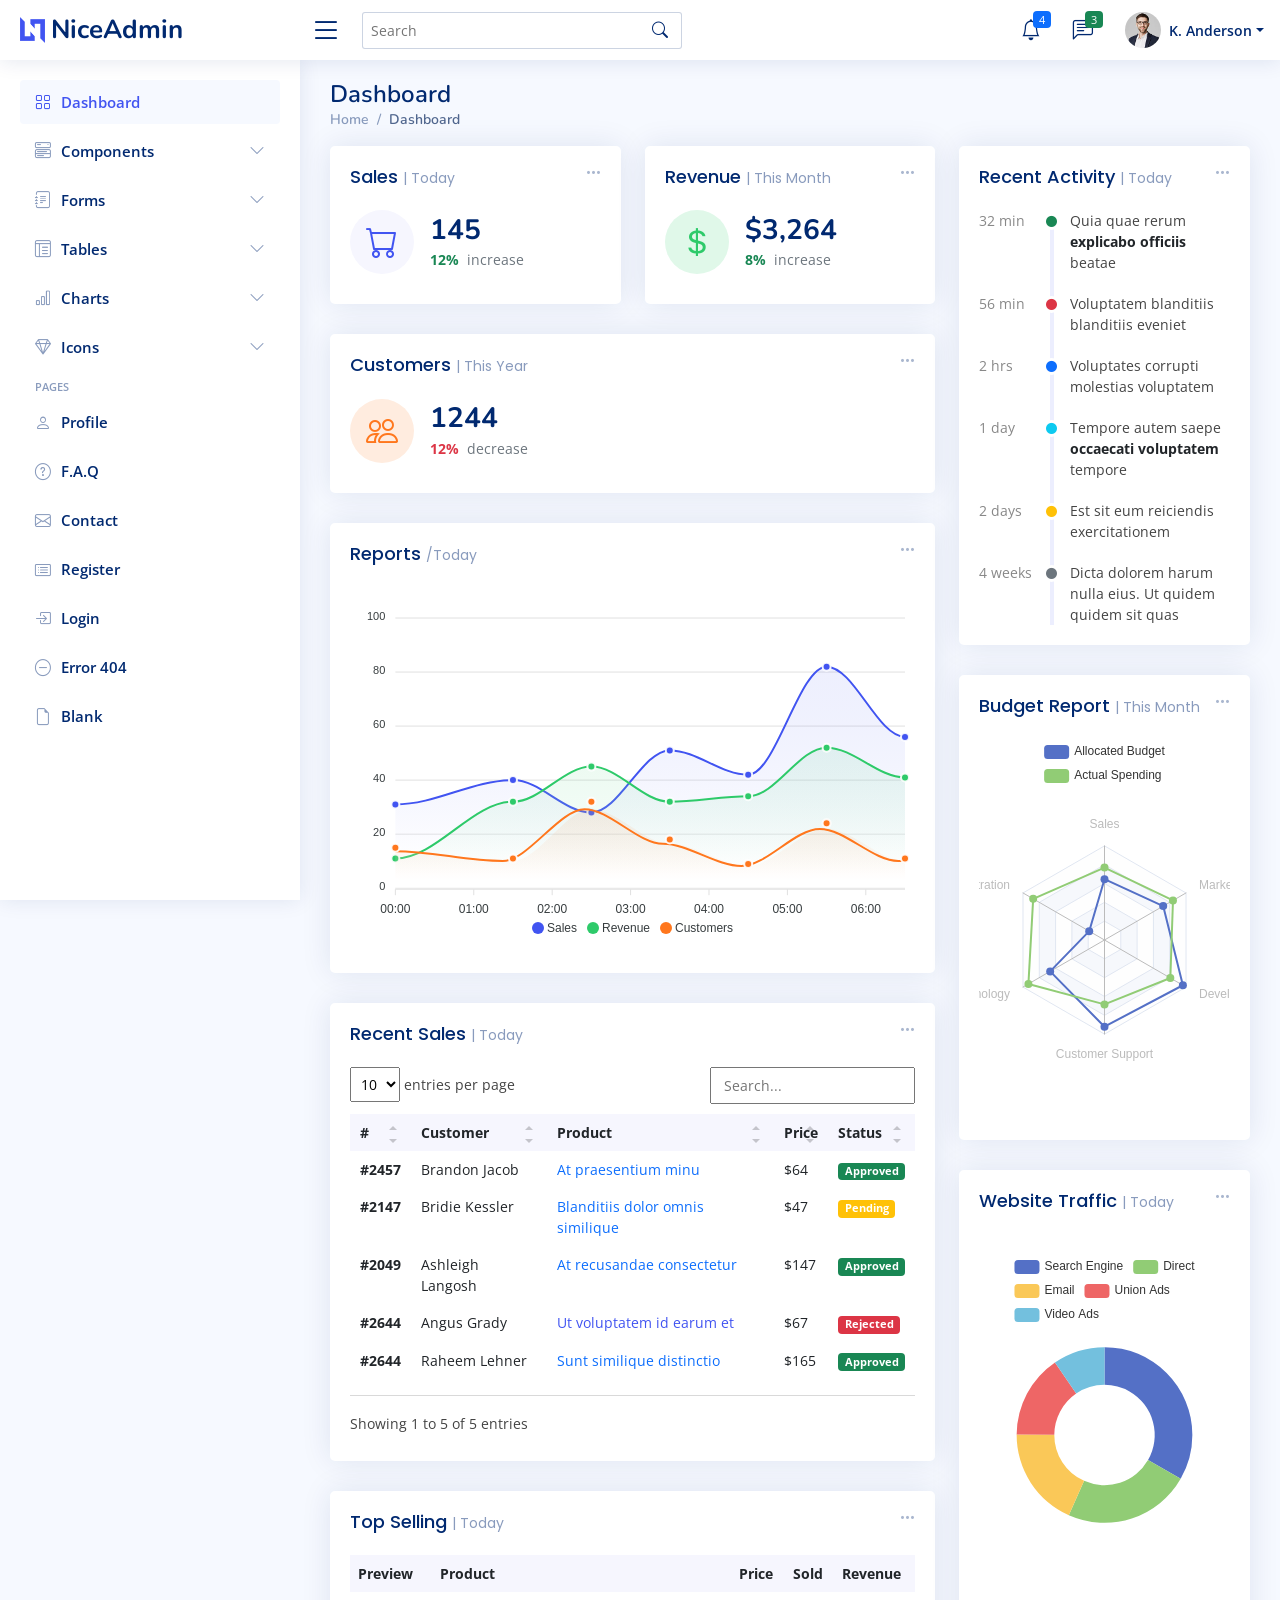
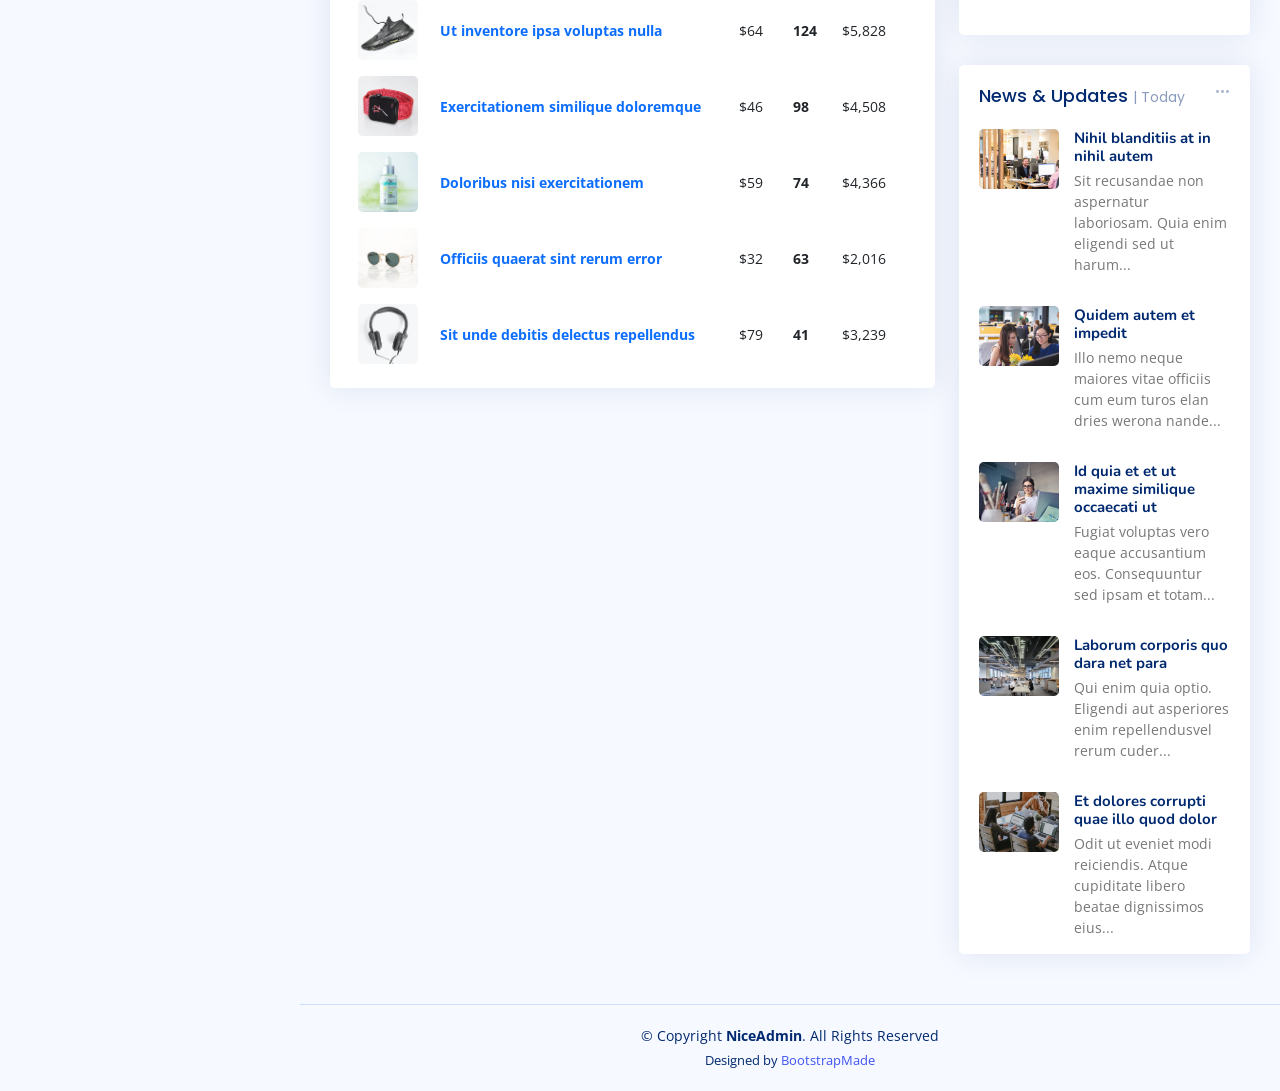
<file: ProjeS/Admin/index.html>
<!DOCTYPE html>
<html lang="en">

<head>
  <meta charset="utf-8">
  <meta content="width=device-width, initial-scale=1.0" name="viewport">

  <title>Dashboard - NiceAdmin Bootstrap Template</title>
  <meta content="" name="description">
  <meta content="" name="keywords">

  <!-- Favicons -->
  <link href="assets/img/favicon.png" rel="icon">
  <link href="assets/img/apple-touch-icon.png" rel="apple-touch-icon">

  <!-- Google Fonts -->
  <link href="https://fonts.gstatic.com" rel="preconnect">
  <link href="https://fonts.googleapis.com/css?family=Open+Sans:300,300i,400,400i,600,600i,700,700i|Nunito:300,300i,400,400i,600,600i,700,700i|Poppins:300,300i,400,400i,500,500i,600,600i,700,700i" rel="stylesheet">

  <!-- Vendor CSS Files -->
  <link href="assets/vendor/bootstrap/css/bootstrap.min.css" rel="stylesheet">
  <link href="assets/vendor/bootstrap-icons/bootstrap-icons.css" rel="stylesheet">
  <link href="assets/vendor/remixicon/remixicon.css" rel="stylesheet">
  <link href="assets/vendor/boxicons/css/boxicons.min.css" rel="stylesheet">
  <link href="assets/vendor/quill/quill.snow.css" rel="stylesheet">
  <link href="assets/vendor/quill/quill.bubble.css" rel="stylesheet">
  <link href="assets/vendor/simple-datatables/style.css" rel="stylesheet">

  <!-- Template Main CSS File -->
  <link href="assets/css/style.css" rel="stylesheet">

  <!-- =======================================================
  * Template Name: NiceAdmin - v2.1.0
  * Template URL: https://bootstrapmade.com/nice-admin-bootstrap-admin-html-template/
  * Author: BootstrapMade.com
  * License: https://bootstrapmade.com/license/
  ======================================================== -->
</head>

<body>

  <!-- ======= Header ======= -->
  <header id="header" class="header fixed-top d-flex align-items-center">

    <div class="d-flex align-items-center justify-content-between">
      <a href="index.html" class="logo d-flex align-items-center">
        <img src="assets/img/logo.png" alt="">
        <span class="d-none d-lg-block">NiceAdmin</span>
      </a>
      <i class="bi bi-list toggle-sidebar-btn"></i>
    </div><!-- End Logo -->

    <div class="search-bar">
      <form class="search-form d-flex align-items-center" method="POST" action="#">
        <input type="text" name="query" placeholder="Search" title="Enter search keyword">
        <button type="submit" title="Search"><i class="bi bi-search"></i></button>
      </form>
    </div><!-- End Search Bar -->

    <nav class="header-nav ms-auto">
      <ul class="d-flex align-items-center">

        <li class="nav-item d-block d-lg-none">
          <a class="nav-link nav-icon search-bar-toggle " href="#">
            <i class="bi bi-search"></i>
          </a>
        </li><!-- End Search Icon-->

        <li class="nav-item dropdown">

          <a class="nav-link nav-icon" href="#" data-bs-toggle="dropdown">
            <i class="bi bi-bell"></i>
            <span class="badge bg-primary badge-number">4</span>
          </a><!-- End Notification Icon -->

          <ul class="dropdown-menu dropdown-menu-end dropdown-menu-arrow notifications">
            <li class="dropdown-header">
              You have 4 new notifications
              <a href="#"><span class="badge rounded-pill bg-primary p-2 ms-2">View all</span></a>
            </li>
            <li>
              <hr class="dropdown-divider">
            </li>

            <li class="notification-item">
              <i class="bi bi-exclamation-circle text-warning"></i>
              <div>
                <h4>Lorem Ipsum</h4>
                <p>Quae dolorem earum veritatis oditseno</p>
                <p>30 min. ago</p>
              </div>
            </li>

            <li>
              <hr class="dropdown-divider">
            </li>

            <li class="notification-item">
              <i class="bi bi-x-circle text-danger"></i>
              <div>
                <h4>Atque rerum nesciunt</h4>
                <p>Quae dolorem earum veritatis oditseno</p>
                <p>1 hr. ago</p>
              </div>
            </li>

            <li>
              <hr class="dropdown-divider">
            </li>

            <li class="notification-item">
              <i class="bi bi-check-circle text-success"></i>
              <div>
                <h4>Sit rerum fuga</h4>
                <p>Quae dolorem earum veritatis oditseno</p>
                <p>2 hrs. ago</p>
              </div>
            </li>

            <li>
              <hr class="dropdown-divider">
            </li>

            <li class="notification-item">
              <i class="bi bi-info-circle text-primary"></i>
              <div>
                <h4>Dicta reprehenderit</h4>
                <p>Quae dolorem earum veritatis oditseno</p>
                <p>4 hrs. ago</p>
              </div>
            </li>

            <li>
              <hr class="dropdown-divider">
            </li>
            <li class="dropdown-footer">
              <a href="#">Show all notifications</a>
            </li>

          </ul><!-- End Notification Dropdown Items -->

        </li><!-- End Notification Nav -->

        <li class="nav-item dropdown">

          <a class="nav-link nav-icon" href="#" data-bs-toggle="dropdown">
            <i class="bi bi-chat-left-text"></i>
            <span class="badge bg-success badge-number">3</span>
          </a><!-- End Messages Icon -->

          <ul class="dropdown-menu dropdown-menu-end dropdown-menu-arrow messages">
            <li class="dropdown-header">
              You have 3 new messages
              <a href="#"><span class="badge rounded-pill bg-primary p-2 ms-2">View all</span></a>
            </li>
            <li>
              <hr class="dropdown-divider">
            </li>

            <li class="message-item">
              <a href="#">
                <img src="assets/img/messages-1.jpg" alt="" class="rounded-circle">
                <div>
                  <h4>Maria Hudson</h4>
                  <p>Velit asperiores et ducimus soluta repudiandae labore officia est ut...</p>
                  <p>4 hrs. ago</p>
                </div>
              </a>
            </li>
            <li>
              <hr class="dropdown-divider">
            </li>

            <li class="message-item">
              <a href="#">
                <img src="assets/img/messages-2.jpg" alt="" class="rounded-circle">
                <div>
                  <h4>Anna Nelson</h4>
                  <p>Velit asperiores et ducimus soluta repudiandae labore officia est ut...</p>
                  <p>6 hrs. ago</p>
                </div>
              </a>
            </li>
            <li>
              <hr class="dropdown-divider">
            </li>

            <li class="message-item">
              <a href="#">
                <img src="assets/img/messages-3.jpg" alt="" class="rounded-circle">
                <div>
                  <h4>David Muldon</h4>
                  <p>Velit asperiores et ducimus soluta repudiandae labore officia est ut...</p>
                  <p>8 hrs. ago</p>
                </div>
              </a>
            </li>
            <li>
              <hr class="dropdown-divider">
            </li>

            <li class="dropdown-footer">
              <a href="#">Show all messages</a>
            </li>

          </ul><!-- End Messages Dropdown Items -->

        </li><!-- End Messages Nav -->

        <li class="nav-item dropdown pe-3">

          <a class="nav-link nav-profile d-flex align-items-center pe-0" href="#" data-bs-toggle="dropdown">
            <img src="assets/img/profile-img.jpg" alt="Profile" class="rounded-circle">
            <span class="d-none d-md-block dropdown-toggle ps-2">K. Anderson</span>
          </a><!-- End Profile Iamge Icon -->

          <ul class="dropdown-menu dropdown-menu-end dropdown-menu-arrow profile">
            <li class="dropdown-header">
              <h6>Kevin Anderson</h6>
              <span>Web Designer</span>
            </li>
            <li>
              <hr class="dropdown-divider">
            </li>

            <li>
              <a class="dropdown-item d-flex align-items-center" href="users-profile.html">
                <i class="bi bi-person"></i>
                <span>My Profile</span>
              </a>
            </li>
            <li>
              <hr class="dropdown-divider">
            </li>

            <li>
              <a class="dropdown-item d-flex align-items-center" href="users-profile.html">
                <i class="bi bi-gear"></i>
                <span>Account Settings</span>
              </a>
            </li>
            <li>
              <hr class="dropdown-divider">
            </li>

            <li>
              <a class="dropdown-item d-flex align-items-center" href="pages-faq.html">
                <i class="bi bi-question-circle"></i>
                <span>Need Help?</span>
              </a>
            </li>
            <li>
              <hr class="dropdown-divider">
            </li>

            <li>
              <a class="dropdown-item d-flex align-items-center" href="#">
                <i class="bi bi-box-arrow-right"></i>
                <span>Sign Out</span>
              </a>
            </li>

          </ul><!-- End Profile Dropdown Items -->
        </li><!-- End Profile Nav -->

      </ul>
    </nav><!-- End Icons Navigation -->

  </header><!-- End Header -->

  <!-- ======= Sidebar ======= -->
  <aside id="sidebar" class="sidebar">

    <ul class="sidebar-nav" id="sidebar-nav">

      <li class="nav-item">
        <a class="nav-link " href="index.html">
          <i class="bi bi-grid"></i>
          <span>Dashboard</span>
        </a>
      </li><!-- End Dashboard Nav -->

      <li class="nav-item">
        <a class="nav-link collapsed" data-bs-target="#components-nav" data-bs-toggle="collapse" href="#">
          <i class="bi bi-menu-button-wide"></i><span>Components</span><i class="bi bi-chevron-down ms-auto"></i>
        </a>
        <ul id="components-nav" class="nav-content collapse " data-bs-parent="#sidebar-nav">
          <li>
            <a href="components-alerts.html">
              <i class="bi bi-circle"></i><span>Alerts</span>
            </a>
          </li>
          <li>
            <a href="components-accordion.html">
              <i class="bi bi-circle"></i><span>Accordion</span>
            </a>
          </li>
          <li>
            <a href="components-badges.html">
              <i class="bi bi-circle"></i><span>Badges</span>
            </a>
          </li>
          <li>
            <a href="components-breadcrumbs.html">
              <i class="bi bi-circle"></i><span>Breadcrumbs</span>
            </a>
          </li>
          <li>
            <a href="components-buttons.html">
              <i class="bi bi-circle"></i><span>Buttons</span>
            </a>
          </li>
          <li>
            <a href="components-cards.html">
              <i class="bi bi-circle"></i><span>Cards</span>
            </a>
          </li>
          <li>
            <a href="components-carousel.html">
              <i class="bi bi-circle"></i><span>Carousel</span>
            </a>
          </li>
          <li>
            <a href="components-list-group.html">
              <i class="bi bi-circle"></i><span>List group</span>
            </a>
          </li>
          <li>
            <a href="components-modal.html">
              <i class="bi bi-circle"></i><span>Modal</span>
            </a>
          </li>
          <li>
            <a href="components-tabs.html">
              <i class="bi bi-circle"></i><span>Tabs</span>
            </a>
          </li>
          <li>
            <a href="components-pagination.html">
              <i class="bi bi-circle"></i><span>Pagination</span>
            </a>
          </li>
          <li>
            <a href="components-progress.html">
              <i class="bi bi-circle"></i><span>Progress</span>
            </a>
          </li>
          <li>
            <a href="components-spinners.html">
              <i class="bi bi-circle"></i><span>Spinners</span>
            </a>
          </li>
          <li>
            <a href="components-tooltips.html">
              <i class="bi bi-circle"></i><span>Tooltips</span>
            </a>
          </li>
        </ul>
      </li><!-- End Components Nav -->

      <li class="nav-item">
        <a class="nav-link collapsed" data-bs-target="#forms-nav" data-bs-toggle="collapse" href="#">
          <i class="bi bi-journal-text"></i><span>Forms</span><i class="bi bi-chevron-down ms-auto"></i>
        </a>
        <ul id="forms-nav" class="nav-content collapse " data-bs-parent="#sidebar-nav">
          <li>
            <a href="forms-elements.html">
              <i class="bi bi-circle"></i><span>Form Elements</span>
            </a>
          </li>
          <li>
            <a href="forms-layouts.html">
              <i class="bi bi-circle"></i><span>Form Layouts</span>
            </a>
          </li>
          <li>
            <a href="forms-editors.html">
              <i class="bi bi-circle"></i><span>Form Editors</span>
            </a>
          </li>
          <li>
            <a href="forms-validation.html">
              <i class="bi bi-circle"></i><span>Form Validation</span>
            </a>
          </li>
        </ul>
      </li><!-- End Forms Nav -->

      <li class="nav-item">
        <a class="nav-link collapsed" data-bs-target="#tables-nav" data-bs-toggle="collapse" href="#">
          <i class="bi bi-layout-text-window-reverse"></i><span>Tables</span><i class="bi bi-chevron-down ms-auto"></i>
        </a>
        <ul id="tables-nav" class="nav-content collapse " data-bs-parent="#sidebar-nav">
          <li>
            <a href="tables-general.html">
              <i class="bi bi-circle"></i><span>General Tables</span>
            </a>
          </li>
          <li>
            <a href="tables-data.html">
              <i class="bi bi-circle"></i><span>Data Tables</span>
            </a>
          </li>
        </ul>
      </li><!-- End Tables Nav -->

      <li class="nav-item">
        <a class="nav-link collapsed" data-bs-target="#charts-nav" data-bs-toggle="collapse" href="#">
          <i class="bi bi-bar-chart"></i><span>Charts</span><i class="bi bi-chevron-down ms-auto"></i>
        </a>
        <ul id="charts-nav" class="nav-content collapse " data-bs-parent="#sidebar-nav">
          <li>
            <a href="charts-chartjs.html">
              <i class="bi bi-circle"></i><span>Chart.js</span>
            </a>
          </li>
          <li>
            <a href="charts-apexcharts.html">
              <i class="bi bi-circle"></i><span>ApexCharts</span>
            </a>
          </li>
          <li>
            <a href="charts-echarts.html">
              <i class="bi bi-circle"></i><span>ECharts</span>
            </a>
          </li>
        </ul>
      </li><!-- End Charts Nav -->

      <li class="nav-item">
        <a class="nav-link collapsed" data-bs-target="#icons-nav" data-bs-toggle="collapse" href="#">
          <i class="bi bi-gem"></i><span>Icons</span><i class="bi bi-chevron-down ms-auto"></i>
        </a>
        <ul id="icons-nav" class="nav-content collapse " data-bs-parent="#sidebar-nav">
          <li>
            <a href="icons-bootstrap.html">
              <i class="bi bi-circle"></i><span>Bootstrap Icons</span>
            </a>
          </li>
          <li>
            <a href="icons-remix.html">
              <i class="bi bi-circle"></i><span>Remix Icons</span>
            </a>
          </li>
          <li>
            <a href="icons-boxicons.html">
              <i class="bi bi-circle"></i><span>Boxicons</span>
            </a>
          </li>
        </ul>
      </li><!-- End Icons Nav -->

      <li class="nav-heading">Pages</li>

      <li class="nav-item">
        <a class="nav-link collapsed" href="users-profile.html">
          <i class="bi bi-person"></i>
          <span>Profile</span>
        </a>
      </li><!-- End Profile Page Nav -->

      <li class="nav-item">
        <a class="nav-link collapsed" href="pages-faq.html">
          <i class="bi bi-question-circle"></i>
          <span>F.A.Q</span>
        </a>
      </li><!-- End F.A.Q Page Nav -->

      <li class="nav-item">
        <a class="nav-link collapsed" href="pages-contact.html">
          <i class="bi bi-envelope"></i>
          <span>Contact</span>
        </a>
      </li><!-- End Contact Page Nav -->

      <li class="nav-item">
        <a class="nav-link collapsed" href="pages-register.html">
          <i class="bi bi-card-list"></i>
          <span>Register</span>
        </a>
      </li><!-- End Register Page Nav -->

      <li class="nav-item">
        <a class="nav-link collapsed" href="pages-login.html">
          <i class="bi bi-box-arrow-in-right"></i>
          <span>Login</span>
        </a>
      </li><!-- End Login Page Nav -->

      <li class="nav-item">
        <a class="nav-link collapsed" href="pages-error-404.html">
          <i class="bi bi-dash-circle"></i>
          <span>Error 404</span>
        </a>
      </li><!-- End Error 404 Page Nav -->

      <li class="nav-item">
        <a class="nav-link collapsed" href="pages-blank.html">
          <i class="bi bi-file-earmark"></i>
          <span>Blank</span>
        </a>
      </li><!-- End Blank Page Nav -->

    </ul>

  </aside><!-- End Sidebar-->

  <main id="main" class="main">

    <div class="pagetitle">
      <h1>Dashboard</h1>
      <nav>
        <ol class="breadcrumb">
          <li class="breadcrumb-item"><a href="index.html">Home</a></li>
          <li class="breadcrumb-item active">Dashboard</li>
        </ol>
      </nav>
    </div><!-- End Page Title -->

    <section class="section dashboard">
      <div class="row">

        <!-- Left side columns -->
        <div class="col-lg-8">
          <div class="row">

            <!-- Sales Card -->
            <div class="col-xxl-4 col-md-6">
              <div class="card info-card sales-card">

                <div class="filter">
                  <a class="icon" href="#" data-bs-toggle="dropdown"><i class="bi bi-three-dots"></i></a>
                  <ul class="dropdown-menu dropdown-menu-end dropdown-menu-arrow">
                    <li class="dropdown-header text-start">
                      <h6>Filter</h6>
                    </li>

                    <li><a class="dropdown-item" href="#">Today</a></li>
                    <li><a class="dropdown-item" href="#">This Month</a></li>
                    <li><a class="dropdown-item" href="#">This Year</a></li>
                  </ul>
                </div>

                <div class="card-body">
                  <h5 class="card-title">Sales <span>| Today</span></h5>

                  <div class="d-flex align-items-center">
                    <div class="card-icon rounded-circle d-flex align-items-center justify-content-center">
                      <i class="bi bi-cart"></i>
                    </div>
                    <div class="ps-3">
                      <h6>145</h6>
                      <span class="text-success small pt-1 fw-bold">12%</span> <span class="text-muted small pt-2 ps-1">increase</span>

                    </div>
                  </div>
                </div>

              </div>
            </div><!-- End Sales Card -->

            <!-- Revenue Card -->
            <div class="col-xxl-4 col-md-6">
              <div class="card info-card revenue-card">

                <div class="filter">
                  <a class="icon" href="#" data-bs-toggle="dropdown"><i class="bi bi-three-dots"></i></a>
                  <ul class="dropdown-menu dropdown-menu-end dropdown-menu-arrow">
                    <li class="dropdown-header text-start">
                      <h6>Filter</h6>
                    </li>

                    <li><a class="dropdown-item" href="#">Today</a></li>
                    <li><a class="dropdown-item" href="#">This Month</a></li>
                    <li><a class="dropdown-item" href="#">This Year</a></li>
                  </ul>
                </div>

                <div class="card-body">
                  <h5 class="card-title">Revenue <span>| This Month</span></h5>

                  <div class="d-flex align-items-center">
                    <div class="card-icon rounded-circle d-flex align-items-center justify-content-center">
                      <i class="bi bi-currency-dollar"></i>
                    </div>
                    <div class="ps-3">
                      <h6>$3,264</h6>
                      <span class="text-success small pt-1 fw-bold">8%</span> <span class="text-muted small pt-2 ps-1">increase</span>

                    </div>
                  </div>
                </div>

              </div>
            </div><!-- End Revenue Card -->

            <!-- Customers Card -->
            <div class="col-xxl-4 col-xl-12">

              <div class="card info-card customers-card">

                <div class="filter">
                  <a class="icon" href="#" data-bs-toggle="dropdown"><i class="bi bi-three-dots"></i></a>
                  <ul class="dropdown-menu dropdown-menu-end dropdown-menu-arrow">
                    <li class="dropdown-header text-start">
                      <h6>Filter</h6>
                    </li>

                    <li><a class="dropdown-item" href="#">Today</a></li>
                    <li><a class="dropdown-item" href="#">This Month</a></li>
                    <li><a class="dropdown-item" href="#">This Year</a></li>
                  </ul>
                </div>

                <div class="card-body">
                  <h5 class="card-title">Customers <span>| This Year</span></h5>

                  <div class="d-flex align-items-center">
                    <div class="card-icon rounded-circle d-flex align-items-center justify-content-center">
                      <i class="bi bi-people"></i>
                    </div>
                    <div class="ps-3">
                      <h6>1244</h6>
                      <span class="text-danger small pt-1 fw-bold">12%</span> <span class="text-muted small pt-2 ps-1">decrease</span>

                    </div>
                  </div>

                </div>
              </div>

            </div><!-- End Customers Card -->

            <!-- Reports -->
            <div class="col-12">
              <div class="card">

                <div class="filter">
                  <a class="icon" href="#" data-bs-toggle="dropdown"><i class="bi bi-three-dots"></i></a>
                  <ul class="dropdown-menu dropdown-menu-end dropdown-menu-arrow">
                    <li class="dropdown-header text-start">
                      <h6>Filter</h6>
                    </li>

                    <li><a class="dropdown-item" href="#">Today</a></li>
                    <li><a class="dropdown-item" href="#">This Month</a></li>
                    <li><a class="dropdown-item" href="#">This Year</a></li>
                  </ul>
                </div>

                <div class="card-body">
                  <h5 class="card-title">Reports <span>/Today</span></h5>

                  <!-- Line Chart -->
                  <div id="reportsChart"></div>

                  <script>
                    document.addEventListener("DOMContentLoaded", () => {
                      new ApexCharts(document.querySelector("#reportsChart"), {
                        series: [{
                          name: 'Sales',
                          data: [31, 40, 28, 51, 42, 82, 56],
                        }, {
                          name: 'Revenue',
                          data: [11, 32, 45, 32, 34, 52, 41]
                        }, {
                          name: 'Customers',
                          data: [15, 11, 32, 18, 9, 24, 11]
                        }],
                        chart: {
                          height: 350,
                          type: 'area',
                          toolbar: {
                            show: false
                          },
                        },
                        markers: {
                          size: 4
                        },
                        colors: ['#4154f1', '#2eca6a', '#ff771d'],
                        fill: {
                          type: "gradient",
                          gradient: {
                            shadeIntensity: 1,
                            opacityFrom: 0.3,
                            opacityTo: 0.4,
                            stops: [0, 90, 100]
                          }
                        },
                        dataLabels: {
                          enabled: false
                        },
                        stroke: {
                          curve: 'smooth',
                          width: 2
                        },
                        xaxis: {
                          type: 'datetime',
                          categories: ["2018-09-19T00:00:00.000Z", "2018-09-19T01:30:00.000Z", "2018-09-19T02:30:00.000Z", "2018-09-19T03:30:00.000Z", "2018-09-19T04:30:00.000Z", "2018-09-19T05:30:00.000Z", "2018-09-19T06:30:00.000Z"]
                        },
                        tooltip: {
                          x: {
                            format: 'dd/MM/yy HH:mm'
                          },
                        }
                      }).render();
                    });
                  </script>
                  <!-- End Line Chart -->

                </div>

              </div>
            </div><!-- End Reports -->

            <!-- Recent Sales -->
            <div class="col-12">
              <div class="card recent-sales">

                <div class="filter">
                  <a class="icon" href="#" data-bs-toggle="dropdown"><i class="bi bi-three-dots"></i></a>
                  <ul class="dropdown-menu dropdown-menu-end dropdown-menu-arrow">
                    <li class="dropdown-header text-start">
                      <h6>Filter</h6>
                    </li>

                    <li><a class="dropdown-item" href="#">Today</a></li>
                    <li><a class="dropdown-item" href="#">This Month</a></li>
                    <li><a class="dropdown-item" href="#">This Year</a></li>
                  </ul>
                </div>

                <div class="card-body">
                  <h5 class="card-title">Recent Sales <span>| Today</span></h5>

                  <table class="table table-borderless datatable">
                    <thead>
                      <tr>
                        <th scope="col">#</th>
                        <th scope="col">Customer</th>
                        <th scope="col">Product</th>
                        <th scope="col">Price</th>
                        <th scope="col">Status</th>
                      </tr>
                    </thead>
                    <tbody>
                      <tr>
                        <th scope="row"><a href="#">#2457</a></th>
                        <td>Brandon Jacob</td>
                        <td><a href="#" class="text-primary">At praesentium minu</a></td>
                        <td>$64</td>
                        <td><span class="badge bg-success">Approved</span></td>
                      </tr>
                      <tr>
                        <th scope="row"><a href="#">#2147</a></th>
                        <td>Bridie Kessler</td>
                        <td><a href="#" class="text-primary">Blanditiis dolor omnis similique</a></td>
                        <td>$47</td>
                        <td><span class="badge bg-warning">Pending</span></td>
                      </tr>
                      <tr>
                        <th scope="row"><a href="#">#2049</a></th>
                        <td>Ashleigh Langosh</td>
                        <td><a href="#" class="text-primary">At recusandae consectetur</a></td>
                        <td>$147</td>
                        <td><span class="badge bg-success">Approved</span></td>
                      </tr>
                      <tr>
                        <th scope="row"><a href="#">#2644</a></th>
                        <td>Angus Grady</td>
                        <td><a href="#" class="text-primar">Ut voluptatem id earum et</a></td>
                        <td>$67</td>
                        <td><span class="badge bg-danger">Rejected</span></td>
                      </tr>
                      <tr>
                        <th scope="row"><a href="#">#2644</a></th>
                        <td>Raheem Lehner</td>
                        <td><a href="#" class="text-primary">Sunt similique distinctio</a></td>
                        <td>$165</td>
                        <td><span class="badge bg-success">Approved</span></td>
                      </tr>
                    </tbody>
                  </table>

                </div>

              </div>
            </div><!-- End Recent Sales -->

            <!-- Top Selling -->
            <div class="col-12">
              <div class="card top-selling">

                <div class="filter">
                  <a class="icon" href="#" data-bs-toggle="dropdown"><i class="bi bi-three-dots"></i></a>
                  <ul class="dropdown-menu dropdown-menu-end dropdown-menu-arrow">
                    <li class="dropdown-header text-start">
                      <h6>Filter</h6>
                    </li>

                    <li><a class="dropdown-item" href="#">Today</a></li>
                    <li><a class="dropdown-item" href="#">This Month</a></li>
                    <li><a class="dropdown-item" href="#">This Year</a></li>
                  </ul>
                </div>

                <div class="card-body pb-0">
                  <h5 class="card-title">Top Selling <span>| Today</span></h5>

                  <table class="table table-borderless">
                    <thead>
                      <tr>
                        <th scope="col">Preview</th>
                        <th scope="col">Product</th>
                        <th scope="col">Price</th>
                        <th scope="col">Sold</th>
                        <th scope="col">Revenue</th>
                      </tr>
                    </thead>
                    <tbody>
                      <tr>
                        <th scope="row"><a href="#"><img src="assets/img/product-1.jpg" alt=""></a></th>
                        <td><a href="#" class="text-primary fw-bold">Ut inventore ipsa voluptas nulla</a></td>
                        <td>$64</td>
                        <td class="fw-bold">124</td>
                        <td>$5,828</td>
                      </tr>
                      <tr>
                        <th scope="row"><a href="#"><img src="assets/img/product-2.jpg" alt=""></a></th>
                        <td><a href="#" class="text-primary fw-bold">Exercitationem similique doloremque</a></td>
                        <td>$46</td>
                        <td class="fw-bold">98</td>
                        <td>$4,508</td>
                      </tr>
                      <tr>
                        <th scope="row"><a href="#"><img src="assets/img/product-3.jpg" alt=""></a></th>
                        <td><a href="#" class="text-primary fw-bold">Doloribus nisi exercitationem</a></td>
                        <td>$59</td>
                        <td class="fw-bold">74</td>
                        <td>$4,366</td>
                      </tr>
                      <tr>
                        <th scope="row"><a href="#"><img src="assets/img/product-4.jpg" alt=""></a></th>
                        <td><a href="#" class="text-primary fw-bold">Officiis quaerat sint rerum error</a></td>
                        <td>$32</td>
                        <td class="fw-bold">63</td>
                        <td>$2,016</td>
                      </tr>
                      <tr>
                        <th scope="row"><a href="#"><img src="assets/img/product-5.jpg" alt=""></a></th>
                        <td><a href="#" class="text-primary fw-bold">Sit unde debitis delectus repellendus</a></td>
                        <td>$79</td>
                        <td class="fw-bold">41</td>
                        <td>$3,239</td>
                      </tr>
                    </tbody>
                  </table>

                </div>

              </div>
            </div><!-- End Top Selling -->

          </div>
        </div><!-- End Left side columns -->

        <!-- Right side columns -->
        <div class="col-lg-4">

          <!-- Recent Activity -->
          <div class="card">
            <div class="filter">
              <a class="icon" href="#" data-bs-toggle="dropdown"><i class="bi bi-three-dots"></i></a>
              <ul class="dropdown-menu dropdown-menu-end dropdown-menu-arrow">
                <li class="dropdown-header text-start">
                  <h6>Filter</h6>
                </li>

                <li><a class="dropdown-item" href="#">Today</a></li>
                <li><a class="dropdown-item" href="#">This Month</a></li>
                <li><a class="dropdown-item" href="#">This Year</a></li>
              </ul>
            </div>

            <div class="card-body">
              <h5 class="card-title">Recent Activity <span>| Today</span></h5>

              <div class="activity">

                <div class="activity-item d-flex">
                  <div class="activite-label">32 min</div>
                  <i class='bi bi-circle-fill activity-badge text-success align-self-start'></i>
                  <div class="activity-content">
                    Quia quae rerum <a href="#" class="fw-bold text-dark">explicabo officiis</a> beatae
                  </div>
                </div><!-- End activity item-->

                <div class="activity-item d-flex">
                  <div class="activite-label">56 min</div>
                  <i class='bi bi-circle-fill activity-badge text-danger align-self-start'></i>
                  <div class="activity-content">
                    Voluptatem blanditiis blanditiis eveniet
                  </div>
                </div><!-- End activity item-->

                <div class="activity-item d-flex">
                  <div class="activite-label">2 hrs</div>
                  <i class='bi bi-circle-fill activity-badge text-primary align-self-start'></i>
                  <div class="activity-content">
                    Voluptates corrupti molestias voluptatem
                  </div>
                </div><!-- End activity item-->

                <div class="activity-item d-flex">
                  <div class="activite-label">1 day</div>
                  <i class='bi bi-circle-fill activity-badge text-info align-self-start'></i>
                  <div class="activity-content">
                    Tempore autem saepe <a href="#" class="fw-bold text-dark">occaecati voluptatem</a> tempore
                  </div>
                </div><!-- End activity item-->

                <div class="activity-item d-flex">
                  <div class="activite-label">2 days</div>
                  <i class='bi bi-circle-fill activity-badge text-warning align-self-start'></i>
                  <div class="activity-content">
                    Est sit eum reiciendis exercitationem
                  </div>
                </div><!-- End activity item-->

                <div class="activity-item d-flex">
                  <div class="activite-label">4 weeks</div>
                  <i class='bi bi-circle-fill activity-badge text-muted align-self-start'></i>
                  <div class="activity-content">
                    Dicta dolorem harum nulla eius. Ut quidem quidem sit quas
                  </div>
                </div><!-- End activity item-->

              </div>

            </div>
          </div><!-- End Recent Activity -->

          <!-- Budget Report -->
          <div class="card">
            <div class="filter">
              <a class="icon" href="#" data-bs-toggle="dropdown"><i class="bi bi-three-dots"></i></a>
              <ul class="dropdown-menu dropdown-menu-end dropdown-menu-arrow">
                <li class="dropdown-header text-start">
                  <h6>Filter</h6>
                </li>

                <li><a class="dropdown-item" href="#">Today</a></li>
                <li><a class="dropdown-item" href="#">This Month</a></li>
                <li><a class="dropdown-item" href="#">This Year</a></li>
              </ul>
            </div>

            <div class="card-body pb-0">
              <h5 class="card-title">Budget Report <span>| This Month</span></h5>

              <div id="budgetChart" style="min-height: 400px;" class="echart"></div>

              <script>
                document.addEventListener("DOMContentLoaded", () => {
                  var budgetChart = echarts.init(document.querySelector("#budgetChart")).setOption({
                    legend: {
                      data: ['Allocated Budget', 'Actual Spending']
                    },
                    radar: {
                      // shape: 'circle',
                      indicator: [{
                          name: 'Sales',
                          max: 6500
                        },
                        {
                          name: 'Administration',
                          max: 16000
                        },
                        {
                          name: 'Information Technology',
                          max: 30000
                        },
                        {
                          name: 'Customer Support',
                          max: 38000
                        },
                        {
                          name: 'Development',
                          max: 52000
                        },
                        {
                          name: 'Marketing',
                          max: 25000
                        }
                      ]
                    },
                    series: [{
                      name: 'Budget vs spending',
                      type: 'radar',
                      data: [{
                          value: [4200, 3000, 20000, 35000, 50000, 18000],
                          name: 'Allocated Budget'
                        },
                        {
                          value: [5000, 14000, 28000, 26000, 42000, 21000],
                          name: 'Actual Spending'
                        }
                      ]
                    }]
                  });
                });
              </script>

            </div>
          </div><!-- End Budget Report -->

          <!-- Website Traffic -->
          <div class="card">
            <div class="filter">
              <a class="icon" href="#" data-bs-toggle="dropdown"><i class="bi bi-three-dots"></i></a>
              <ul class="dropdown-menu dropdown-menu-end dropdown-menu-arrow">
                <li class="dropdown-header text-start">
                  <h6>Filter</h6>
                </li>

                <li><a class="dropdown-item" href="#">Today</a></li>
                <li><a class="dropdown-item" href="#">This Month</a></li>
                <li><a class="dropdown-item" href="#">This Year</a></li>
              </ul>
            </div>

            <div class="card-body pb-0">
              <h5 class="card-title">Website Traffic <span>| Today</span></h5>

              <div id="trafficChart" style="min-height: 400px;" class="echart"></div>

              <script>
                document.addEventListener("DOMContentLoaded", () => {
                  echarts.init(document.querySelector("#trafficChart")).setOption({
                    tooltip: {
                      trigger: 'item'
                    },
                    legend: {
                      top: '5%',
                      left: 'center'
                    },
                    series: [{
                      name: 'Access From',
                      type: 'pie',
                      radius: ['40%', '70%'],
                      avoidLabelOverlap: false,
                      label: {
                        show: false,
                        position: 'center'
                      },
                      emphasis: {
                        label: {
                          show: true,
                          fontSize: '18',
                          fontWeight: 'bold'
                        }
                      },
                      labelLine: {
                        show: false
                      },
                      data: [{
                          value: 1048,
                          name: 'Search Engine'
                        },
                        {
                          value: 735,
                          name: 'Direct'
                        },
                        {
                          value: 580,
                          name: 'Email'
                        },
                        {
                          value: 484,
                          name: 'Union Ads'
                        },
                        {
                          value: 300,
                          name: 'Video Ads'
                        }
                      ]
                    }]
                  });
                });
              </script>

            </div>
          </div><!-- End Website Traffic -->

          <!-- News & Updates Traffic -->
          <div class="card">
            <div class="filter">
              <a class="icon" href="#" data-bs-toggle="dropdown"><i class="bi bi-three-dots"></i></a>
              <ul class="dropdown-menu dropdown-menu-end dropdown-menu-arrow">
                <li class="dropdown-header text-start">
                  <h6>Filter</h6>
                </li>

                <li><a class="dropdown-item" href="#">Today</a></li>
                <li><a class="dropdown-item" href="#">This Month</a></li>
                <li><a class="dropdown-item" href="#">This Year</a></li>
              </ul>
            </div>

            <div class="card-body pb-0">
              <h5 class="card-title">News &amp; Updates <span>| Today</span></h5>

              <div class="news">
                <div class="post-item clearfix">
                  <img src="assets/img/news-1.jpg" alt="">
                  <h4><a href="#">Nihil blanditiis at in nihil autem</a></h4>
                  <p>Sit recusandae non aspernatur laboriosam. Quia enim eligendi sed ut harum...</p>
                </div>

                <div class="post-item clearfix">
                  <img src="assets/img/news-2.jpg" alt="">
                  <h4><a href="#">Quidem autem et impedit</a></h4>
                  <p>Illo nemo neque maiores vitae officiis cum eum turos elan dries werona nande...</p>
                </div>

                <div class="post-item clearfix">
                  <img src="assets/img/news-3.jpg" alt="">
                  <h4><a href="#">Id quia et et ut maxime similique occaecati ut</a></h4>
                  <p>Fugiat voluptas vero eaque accusantium eos. Consequuntur sed ipsam et totam...</p>
                </div>

                <div class="post-item clearfix">
                  <img src="assets/img/news-4.jpg" alt="">
                  <h4><a href="#">Laborum corporis quo dara net para</a></h4>
                  <p>Qui enim quia optio. Eligendi aut asperiores enim repellendusvel rerum cuder...</p>
                </div>

                <div class="post-item clearfix">
                  <img src="assets/img/news-5.jpg" alt="">
                  <h4><a href="#">Et dolores corrupti quae illo quod dolor</a></h4>
                  <p>Odit ut eveniet modi reiciendis. Atque cupiditate libero beatae dignissimos eius...</p>
                </div>

              </div><!-- End sidebar recent posts-->

            </div>
          </div><!-- End News & Updates -->

        </div><!-- End Right side columns -->

      </div>
    </section>

  </main><!-- End #main -->

  <!-- ======= Footer ======= -->
  <footer id="footer" class="footer">
    <div class="copyright">
      &copy; Copyright <strong><span>NiceAdmin</span></strong>. All Rights Reserved
    </div>
    <div class="credits">
      <!-- All the links in the footer should remain intact. -->
      <!-- You can delete the links only if you purchased the pro version. -->
      <!-- Licensing information: https://bootstrapmade.com/license/ -->
      <!-- Purchase the pro version with working PHP/AJAX contact form: https://bootstrapmade.com/nice-admin-bootstrap-admin-html-template/ -->
      Designed by <a href="https://bootstrapmade.com/">BootstrapMade</a>
    </div>
  </footer><!-- End Footer -->

  <a href="#" class="back-to-top d-flex align-items-center justify-content-center"><i class="bi bi-arrow-up-short"></i></a>

  <!-- Vendor JS Files -->
  <script src="assets/vendor/bootstrap/js/bootstrap.bundle.js"></script>
  <script src="assets/vendor/php-email-form/validate.js"></script>
  <script src="assets/vendor/quill/quill.min.js"></script>
  <script src="assets/vendor/tinymce/tinymce.min.js"></script>
  <script src="assets/vendor/simple-datatables/simple-datatables.js"></script>
  <script src="assets/vendor/chart.js/chart.min.js"></script>
  <script src="assets/vendor/apexcharts/apexcharts.min.js"></script>
  <script src="assets/vendor/echarts/echarts.min.js"></script>

  <!-- Template Main JS File -->
  <script src="assets/js/main.js"></script>

</body>

</html>
</file>
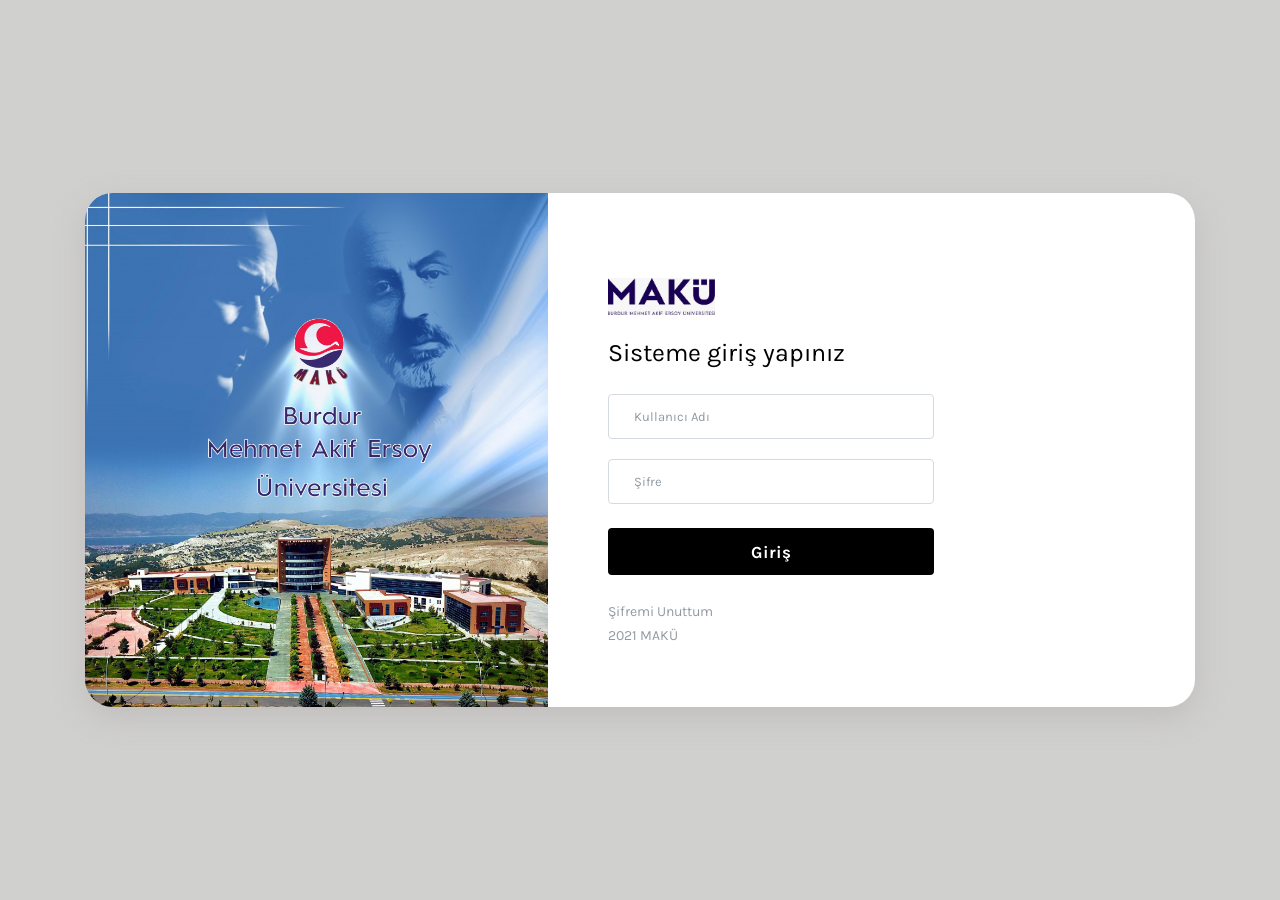
<file: ProjeS/login/index.html>
<!DOCTYPE html>
<html lang="en">
<head>
  <meta charset="UTF-8">
  <meta name="viewport" content="width=device-width, initial-scale=1.0">
  <meta http-equiv="X-UA-Compatible" content="ie=edge">
  <title>MAKÜ giriş sistemi</title>
  <link href="https://fonts.googleapis.com/css?family=Karla:400,700&display=swap" rel="stylesheet">
  <link rel="stylesheet" href="https://cdn.materialdesignicons.com/4.8.95/css/materialdesignicons.min.css">
  <link rel="stylesheet" href="https://stackpath.bootstrapcdn.com/bootstrap/4.4.1/css/bootstrap.min.css">
  <link rel="stylesheet" href="assets/css/login.css">
</head>
<body>
  <main class="d-flex align-items-center min-vh-100 py-3 py-md-0">
    <div class="container">
      <div class="card login-card">
        <div class="row no-gutters">
          <div class="col-md-5">
            <img src="assets/images/giris.jpeg" alt="login" class="login-card-img">
          </div>
          <div class="col-md-7">
            <div class="card-body">
              <div class="brand-wrapper">
                <img src="assets/images/mlogo.jpeg" alt="logo" class="logo">
              </div>
              <p class="login-card-description">Sisteme giriş yapınız</p>
              <form action="#!">
                  <div class="form-group">
                    <label for="email" class="sr-only">E-mail</label>
                    <input type="email" name="email" id="email" class="form-control" placeholder="Kullanıcı Adı">
                  </div>
                  <div class="form-group mb-4">
                    <label for="password" class="sr-only">Şifre</label>
                    <input type="password" name="password" id="password" class="form-control" placeholder="Şifre">
                  </div>
                  <input name="login" id="login" class="btn btn-block login-btn mb-4" type="button" value="Giriş">
                </form>
                <a href="#!" class="forgot-password-link">Şifremi Unuttum</a>
                <nav class="login-card-footer-nav">
              
                  <a href="#!">2021 MAKÜ</a>
                </nav>
            </div>
          </div>
        </div>
      </div>
      <!-- <div class="card login-card">
        <img src="assets/images/login.jpg" alt="login" class="login-card-img">
        <div class="card-body">
          <h2 class="login-card-title">Login</h2>
          <p class="login-card-description">Sign in to your account to continue.</p>
          <form action="#!">
            <div class="form-group">
              <label for="email" class="sr-only">Email</label>
              <input type="email" name="email" id="email" class="form-control" placeholder="Email">
            </div>
            <div class="form-group">
              <label for="password" class="sr-only">Password</label>
              <input type="password" name="password" id="password" class="form-control" placeholder="Password">
            </div>
            <div class="form-prompt-wrapper">
              <div class="custom-control custom-checkbox login-card-check-box">
                <input type="checkbox" class="custom-control-input" id="customCheck1">
                <label class="custom-control-label" for="customCheck1">Remember me</label>
              </div>              
              <a href="#!" class="text-reset">Forgot password?</a>
            </div>
            <input name="login" id="login" class="btn btn-block login-btn mb-4" type="button" value="Login">
          </form>
          <p class="login-card-footer-text">Don't have an account? <a href="#!" class="text-reset">Register here</a></p>
        </div>
      </div> -->
    </div>
  </main>
  <script src="https://code.jquery.com/jquery-3.4.1.min.js"></script>
  <script src="https://cdn.jsdelivr.net/npm/popper.js@1.16.0/dist/umd/popper.min.js"></script>
  <script src="https://stackpath.bootstrapcdn.com/bootstrap/4.4.1/js/bootstrap.min.js"></script>
</body>
</html>
</file>
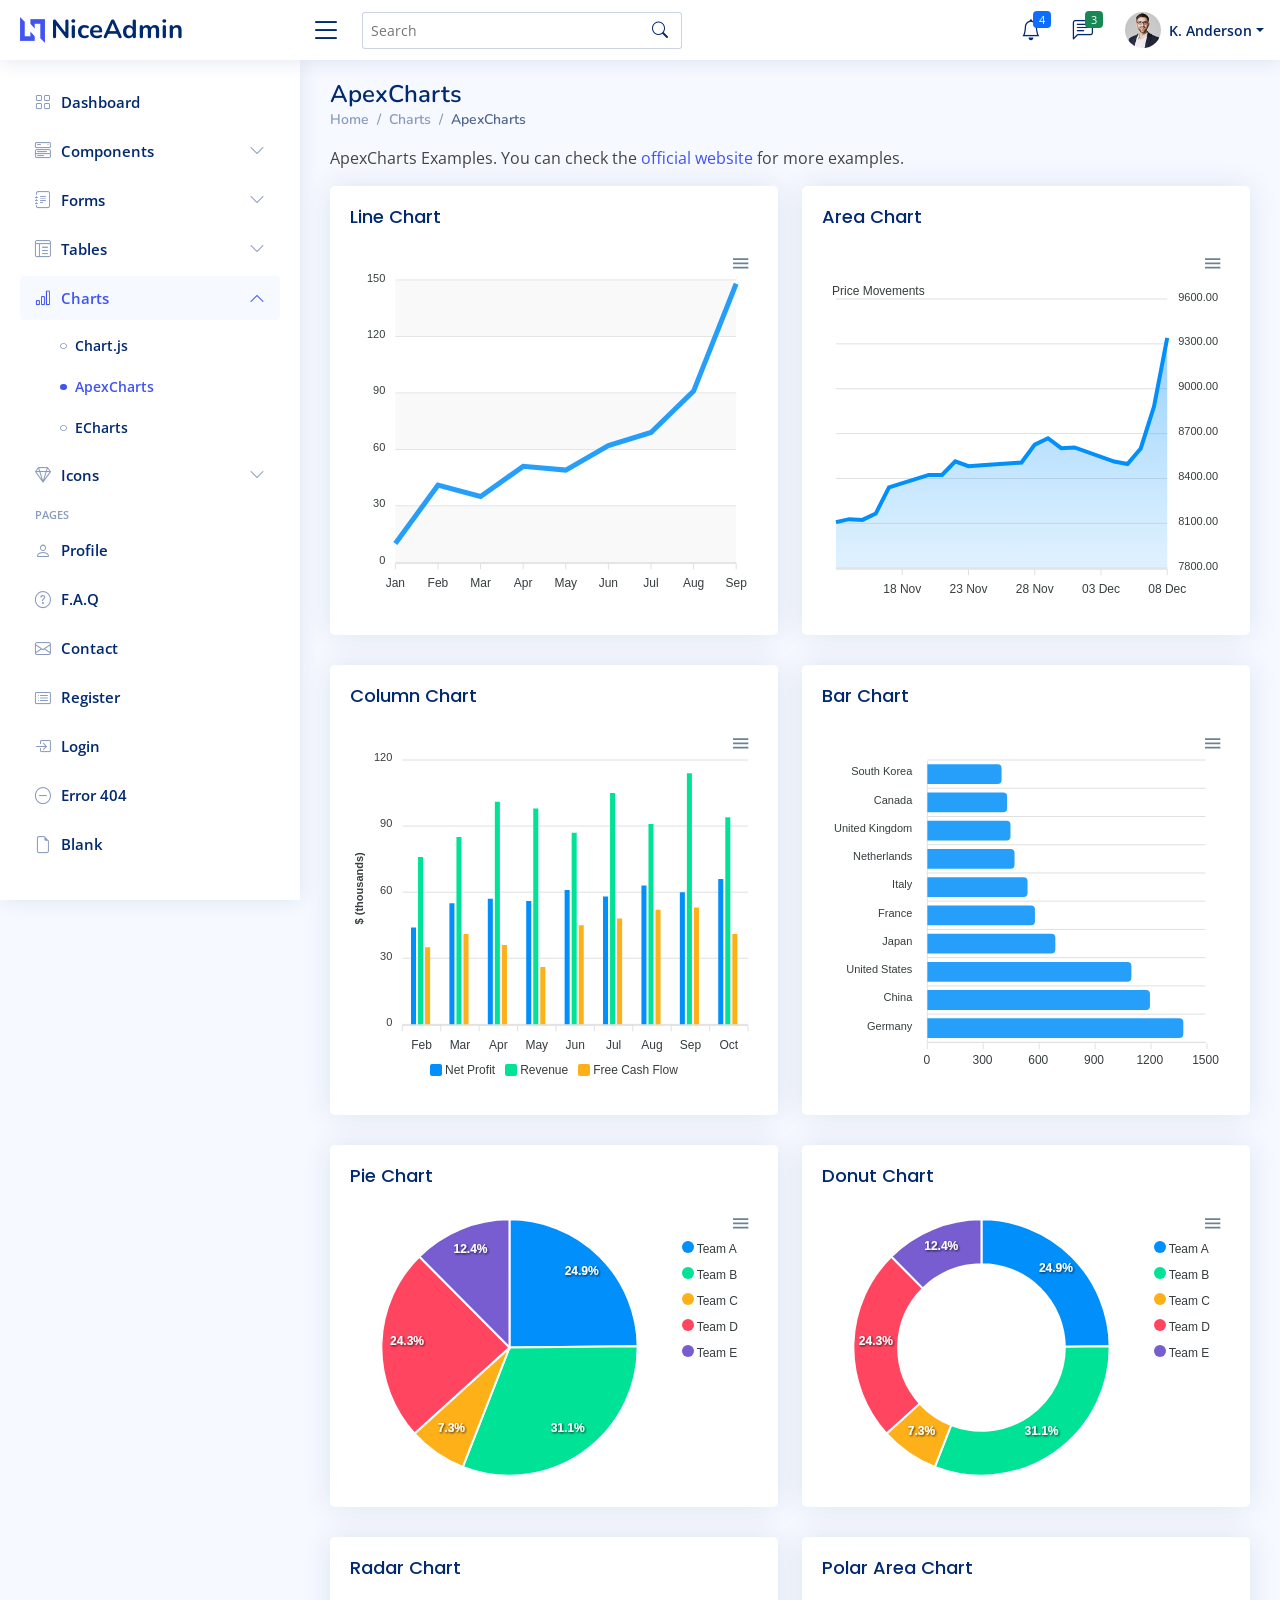
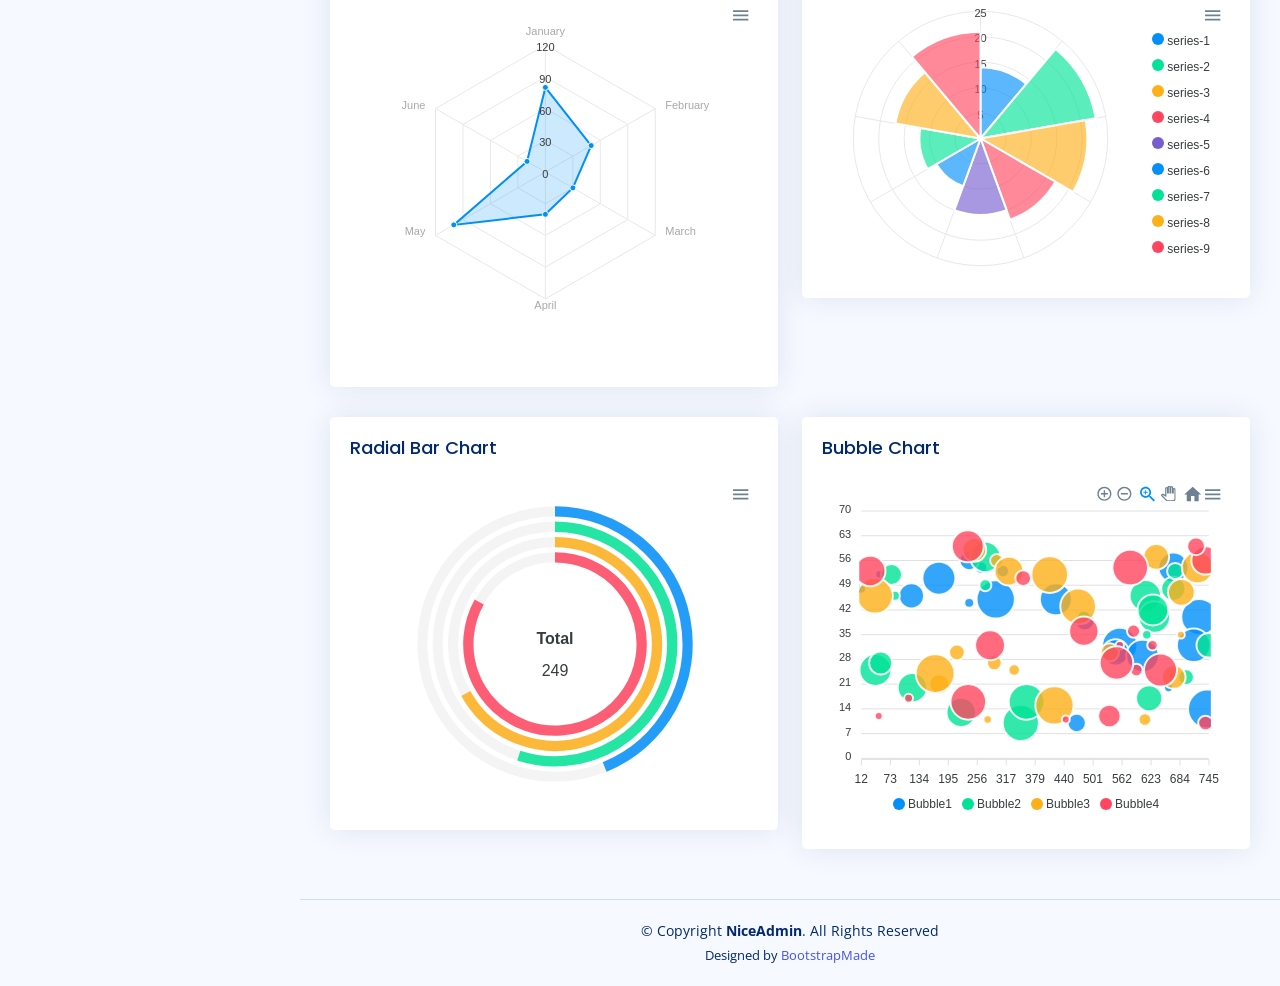
<file: ProjeS/Admin/charts-apexcharts.html>
<!DOCTYPE html>
<html lang="en">

<head>
  <meta charset="utf-8">
  <meta content="width=device-width, initial-scale=1.0" name="viewport">

  <title>Charts / ApexCharts - NiceAdmin Bootstrap Template</title>
  <meta content="" name="description">
  <meta content="" name="keywords">

  <!-- Favicons -->
  <link href="assets/img/favicon.png" rel="icon">
  <link href="assets/img/apple-touch-icon.png" rel="apple-touch-icon">

  <!-- Google Fonts -->
  <link href="https://fonts.gstatic.com" rel="preconnect">
  <link href="https://fonts.googleapis.com/css?family=Open+Sans:300,300i,400,400i,600,600i,700,700i|Nunito:300,300i,400,400i,600,600i,700,700i|Poppins:300,300i,400,400i,500,500i,600,600i,700,700i" rel="stylesheet">

  <!-- Vendor CSS Files -->
  <link href="assets/vendor/bootstrap/css/bootstrap.min.css" rel="stylesheet">
  <link href="assets/vendor/bootstrap-icons/bootstrap-icons.css" rel="stylesheet">
  <link href="assets/vendor/remixicon/remixicon.css" rel="stylesheet">
  <link href="assets/vendor/boxicons/css/boxicons.min.css" rel="stylesheet">
  <link href="assets/vendor/quill/quill.snow.css" rel="stylesheet">
  <link href="assets/vendor/quill/quill.bubble.css" rel="stylesheet">
  <link href="assets/vendor/simple-datatables/style.css" rel="stylesheet">

  <!-- Template Main CSS File -->
  <link href="assets/css/style.css" rel="stylesheet">

  <!-- =======================================================
  * Template Name: NiceAdmin - v2.1.0
  * Template URL: https://bootstrapmade.com/nice-admin-bootstrap-admin-html-template/
  * Author: BootstrapMade.com
  * License: https://bootstrapmade.com/license/
  ======================================================== -->
</head>

<body>

  <!-- ======= Header ======= -->
  <header id="header" class="header fixed-top d-flex align-items-center">

    <div class="d-flex align-items-center justify-content-between">
      <a href="index.html" class="logo d-flex align-items-center">
        <img src="assets/img/logo.png" alt="">
        <span class="d-none d-lg-block">NiceAdmin</span>
      </a>
      <i class="bi bi-list toggle-sidebar-btn"></i>
    </div><!-- End Logo -->

    <div class="search-bar">
      <form class="search-form d-flex align-items-center" method="POST" action="#">
        <input type="text" name="query" placeholder="Search" title="Enter search keyword">
        <button type="submit" title="Search"><i class="bi bi-search"></i></button>
      </form>
    </div><!-- End Search Bar -->

    <nav class="header-nav ms-auto">
      <ul class="d-flex align-items-center">

        <li class="nav-item d-block d-lg-none">
          <a class="nav-link nav-icon search-bar-toggle " href="#">
            <i class="bi bi-search"></i>
          </a>
        </li><!-- End Search Icon-->

        <li class="nav-item dropdown">

          <a class="nav-link nav-icon" href="#" data-bs-toggle="dropdown">
            <i class="bi bi-bell"></i>
            <span class="badge bg-primary badge-number">4</span>
          </a><!-- End Notification Icon -->

          <ul class="dropdown-menu dropdown-menu-end dropdown-menu-arrow notifications">
            <li class="dropdown-header">
              You have 4 new notifications
              <a href="#"><span class="badge rounded-pill bg-primary p-2 ms-2">View all</span></a>
            </li>
            <li>
              <hr class="dropdown-divider">
            </li>

            <li class="notification-item">
              <i class="bi bi-exclamation-circle text-warning"></i>
              <div>
                <h4>Lorem Ipsum</h4>
                <p>Quae dolorem earum veritatis oditseno</p>
                <p>30 min. ago</p>
              </div>
            </li>

            <li>
              <hr class="dropdown-divider">
            </li>

            <li class="notification-item">
              <i class="bi bi-x-circle text-danger"></i>
              <div>
                <h4>Atque rerum nesciunt</h4>
                <p>Quae dolorem earum veritatis oditseno</p>
                <p>1 hr. ago</p>
              </div>
            </li>

            <li>
              <hr class="dropdown-divider">
            </li>

            <li class="notification-item">
              <i class="bi bi-check-circle text-success"></i>
              <div>
                <h4>Sit rerum fuga</h4>
                <p>Quae dolorem earum veritatis oditseno</p>
                <p>2 hrs. ago</p>
              </div>
            </li>

            <li>
              <hr class="dropdown-divider">
            </li>

            <li class="notification-item">
              <i class="bi bi-info-circle text-primary"></i>
              <div>
                <h4>Dicta reprehenderit</h4>
                <p>Quae dolorem earum veritatis oditseno</p>
                <p>4 hrs. ago</p>
              </div>
            </li>

            <li>
              <hr class="dropdown-divider">
            </li>
            <li class="dropdown-footer">
              <a href="#">Show all notifications</a>
            </li>

          </ul><!-- End Notification Dropdown Items -->

        </li><!-- End Notification Nav -->

        <li class="nav-item dropdown">

          <a class="nav-link nav-icon" href="#" data-bs-toggle="dropdown">
            <i class="bi bi-chat-left-text"></i>
            <span class="badge bg-success badge-number">3</span>
          </a><!-- End Messages Icon -->

          <ul class="dropdown-menu dropdown-menu-end dropdown-menu-arrow messages">
            <li class="dropdown-header">
              You have 3 new messages
              <a href="#"><span class="badge rounded-pill bg-primary p-2 ms-2">View all</span></a>
            </li>
            <li>
              <hr class="dropdown-divider">
            </li>

            <li class="message-item">
              <a href="#">
                <img src="assets/img/messages-1.jpg" alt="" class="rounded-circle">
                <div>
                  <h4>Maria Hudson</h4>
                  <p>Velit asperiores et ducimus soluta repudiandae labore officia est ut...</p>
                  <p>4 hrs. ago</p>
                </div>
              </a>
            </li>
            <li>
              <hr class="dropdown-divider">
            </li>

            <li class="message-item">
              <a href="#">
                <img src="assets/img/messages-2.jpg" alt="" class="rounded-circle">
                <div>
                  <h4>Anna Nelson</h4>
                  <p>Velit asperiores et ducimus soluta repudiandae labore officia est ut...</p>
                  <p>6 hrs. ago</p>
                </div>
              </a>
            </li>
            <li>
              <hr class="dropdown-divider">
            </li>

            <li class="message-item">
              <a href="#">
                <img src="assets/img/messages-3.jpg" alt="" class="rounded-circle">
                <div>
                  <h4>David Muldon</h4>
                  <p>Velit asperiores et ducimus soluta repudiandae labore officia est ut...</p>
                  <p>8 hrs. ago</p>
                </div>
              </a>
            </li>
            <li>
              <hr class="dropdown-divider">
            </li>

            <li class="dropdown-footer">
              <a href="#">Show all messages</a>
            </li>

          </ul><!-- End Messages Dropdown Items -->

        </li><!-- End Messages Nav -->

        <li class="nav-item dropdown pe-3">

          <a class="nav-link nav-profile d-flex align-items-center pe-0" href="#" data-bs-toggle="dropdown">
            <img src="assets/img/profile-img.jpg" alt="Profile" class="rounded-circle">
            <span class="d-none d-md-block dropdown-toggle ps-2">K. Anderson</span>
          </a><!-- End Profile Iamge Icon -->

          <ul class="dropdown-menu dropdown-menu-end dropdown-menu-arrow profile">
            <li class="dropdown-header">
              <h6>Kevin Anderson</h6>
              <span>Web Designer</span>
            </li>
            <li>
              <hr class="dropdown-divider">
            </li>

            <li>
              <a class="dropdown-item d-flex align-items-center" href="users-profile.html">
                <i class="bi bi-person"></i>
                <span>My Profile</span>
              </a>
            </li>
            <li>
              <hr class="dropdown-divider">
            </li>

            <li>
              <a class="dropdown-item d-flex align-items-center" href="users-profile.html">
                <i class="bi bi-gear"></i>
                <span>Account Settings</span>
              </a>
            </li>
            <li>
              <hr class="dropdown-divider">
            </li>

            <li>
              <a class="dropdown-item d-flex align-items-center" href="pages-faq.html">
                <i class="bi bi-question-circle"></i>
                <span>Need Help?</span>
              </a>
            </li>
            <li>
              <hr class="dropdown-divider">
            </li>

            <li>
              <a class="dropdown-item d-flex align-items-center" href="#">
                <i class="bi bi-box-arrow-right"></i>
                <span>Sign Out</span>
              </a>
            </li>

          </ul><!-- End Profile Dropdown Items -->
        </li><!-- End Profile Nav -->

      </ul>
    </nav><!-- End Icons Navigation -->

  </header><!-- End Header -->

  <!-- ======= Sidebar ======= -->
  <aside id="sidebar" class="sidebar">

    <ul class="sidebar-nav" id="sidebar-nav">

      <li class="nav-item">
        <a class="nav-link collapsed" href="index.html">
          <i class="bi bi-grid"></i>
          <span>Dashboard</span>
        </a>
      </li><!-- End Dashboard Nav -->

      <li class="nav-item">
        <a class="nav-link collapsed" data-bs-target="#components-nav" data-bs-toggle="collapse" href="#">
          <i class="bi bi-menu-button-wide"></i><span>Components</span><i class="bi bi-chevron-down ms-auto"></i>
        </a>
        <ul id="components-nav" class="nav-content collapse " data-bs-parent="#sidebar-nav">
          <li>
            <a href="components-alerts.html">
              <i class="bi bi-circle"></i><span>Alerts</span>
            </a>
          </li>
          <li>
            <a href="components-accordion.html">
              <i class="bi bi-circle"></i><span>Accordion</span>
            </a>
          </li>
          <li>
            <a href="components-badges.html">
              <i class="bi bi-circle"></i><span>Badges</span>
            </a>
          </li>
          <li>
            <a href="components-breadcrumbs.html">
              <i class="bi bi-circle"></i><span>Breadcrumbs</span>
            </a>
          </li>
          <li>
            <a href="components-buttons.html">
              <i class="bi bi-circle"></i><span>Buttons</span>
            </a>
          </li>
          <li>
            <a href="components-cards.html">
              <i class="bi bi-circle"></i><span>Cards</span>
            </a>
          </li>
          <li>
            <a href="components-carousel.html">
              <i class="bi bi-circle"></i><span>Carousel</span>
            </a>
          </li>
          <li>
            <a href="components-list-group.html">
              <i class="bi bi-circle"></i><span>List group</span>
            </a>
          </li>
          <li>
            <a href="components-modal.html">
              <i class="bi bi-circle"></i><span>Modal</span>
            </a>
          </li>
          <li>
            <a href="components-tabs.html">
              <i class="bi bi-circle"></i><span>Tabs</span>
            </a>
          </li>
          <li>
            <a href="components-pagination.html">
              <i class="bi bi-circle"></i><span>Pagination</span>
            </a>
          </li>
          <li>
            <a href="components-progress.html">
              <i class="bi bi-circle"></i><span>Progress</span>
            </a>
          </li>
          <li>
            <a href="components-spinners.html">
              <i class="bi bi-circle"></i><span>Spinners</span>
            </a>
          </li>
          <li>
            <a href="components-tooltips.html">
              <i class="bi bi-circle"></i><span>Tooltips</span>
            </a>
          </li>
        </ul>
      </li><!-- End Components Nav -->

      <li class="nav-item">
        <a class="nav-link collapsed" data-bs-target="#forms-nav" data-bs-toggle="collapse" href="#">
          <i class="bi bi-journal-text"></i><span>Forms</span><i class="bi bi-chevron-down ms-auto"></i>
        </a>
        <ul id="forms-nav" class="nav-content collapse " data-bs-parent="#sidebar-nav">
          <li>
            <a href="forms-elements.html">
              <i class="bi bi-circle"></i><span>Form Elements</span>
            </a>
          </li>
          <li>
            <a href="forms-layouts.html">
              <i class="bi bi-circle"></i><span>Form Layouts</span>
            </a>
          </li>
          <li>
            <a href="forms-editors.html">
              <i class="bi bi-circle"></i><span>Form Editors</span>
            </a>
          </li>
          <li>
            <a href="forms-validation.html">
              <i class="bi bi-circle"></i><span>Form Validation</span>
            </a>
          </li>
        </ul>
      </li><!-- End Forms Nav -->

      <li class="nav-item">
        <a class="nav-link collapsed" data-bs-target="#tables-nav" data-bs-toggle="collapse" href="#">
          <i class="bi bi-layout-text-window-reverse"></i><span>Tables</span><i class="bi bi-chevron-down ms-auto"></i>
        </a>
        <ul id="tables-nav" class="nav-content collapse " data-bs-parent="#sidebar-nav">
          <li>
            <a href="tables-general.html">
              <i class="bi bi-circle"></i><span>General Tables</span>
            </a>
          </li>
          <li>
            <a href="tables-data.html">
              <i class="bi bi-circle"></i><span>Data Tables</span>
            </a>
          </li>
        </ul>
      </li><!-- End Tables Nav -->

      <li class="nav-item">
        <a class="nav-link " data-bs-target="#charts-nav" data-bs-toggle="collapse" href="#">
          <i class="bi bi-bar-chart"></i><span>Charts</span><i class="bi bi-chevron-down ms-auto"></i>
        </a>
        <ul id="charts-nav" class="nav-content collapse show" data-bs-parent="#sidebar-nav">
          <li>
            <a href="charts-chartjs.html">
              <i class="bi bi-circle"></i><span>Chart.js</span>
            </a>
          </li>
          <li>
            <a href="charts-apexcharts.html" class="active">
              <i class="bi bi-circle"></i><span>ApexCharts</span>
            </a>
          </li>
          <li>
            <a href="charts-echarts.html">
              <i class="bi bi-circle"></i><span>ECharts</span>
            </a>
          </li>
        </ul>
      </li><!-- End Charts Nav -->

      <li class="nav-item">
        <a class="nav-link collapsed" data-bs-target="#icons-nav" data-bs-toggle="collapse" href="#">
          <i class="bi bi-gem"></i><span>Icons</span><i class="bi bi-chevron-down ms-auto"></i>
        </a>
        <ul id="icons-nav" class="nav-content collapse " data-bs-parent="#sidebar-nav">
          <li>
            <a href="icons-bootstrap.html">
              <i class="bi bi-circle"></i><span>Bootstrap Icons</span>
            </a>
          </li>
          <li>
            <a href="icons-remix.html">
              <i class="bi bi-circle"></i><span>Remix Icons</span>
            </a>
          </li>
          <li>
            <a href="icons-boxicons.html">
              <i class="bi bi-circle"></i><span>Boxicons</span>
            </a>
          </li>
        </ul>
      </li><!-- End Icons Nav -->

      <li class="nav-heading">Pages</li>

      <li class="nav-item">
        <a class="nav-link collapsed" href="users-profile.html">
          <i class="bi bi-person"></i>
          <span>Profile</span>
        </a>
      </li><!-- End Profile Page Nav -->

      <li class="nav-item">
        <a class="nav-link collapsed" href="pages-faq.html">
          <i class="bi bi-question-circle"></i>
          <span>F.A.Q</span>
        </a>
      </li><!-- End F.A.Q Page Nav -->

      <li class="nav-item">
        <a class="nav-link collapsed" href="pages-contact.html">
          <i class="bi bi-envelope"></i>
          <span>Contact</span>
        </a>
      </li><!-- End Contact Page Nav -->

      <li class="nav-item">
        <a class="nav-link collapsed" href="pages-register.html">
          <i class="bi bi-card-list"></i>
          <span>Register</span>
        </a>
      </li><!-- End Register Page Nav -->

      <li class="nav-item">
        <a class="nav-link collapsed" href="pages-login.html">
          <i class="bi bi-box-arrow-in-right"></i>
          <span>Login</span>
        </a>
      </li><!-- End Login Page Nav -->

      <li class="nav-item">
        <a class="nav-link collapsed" href="pages-error-404.html">
          <i class="bi bi-dash-circle"></i>
          <span>Error 404</span>
        </a>
      </li><!-- End Error 404 Page Nav -->

      <li class="nav-item">
        <a class="nav-link collapsed" href="pages-blank.html">
          <i class="bi bi-file-earmark"></i>
          <span>Blank</span>
        </a>
      </li><!-- End Blank Page Nav -->

    </ul>

  </aside><!-- End Sidebar-->

  <main id="main" class="main">

    <div class="pagetitle">
      <h1>ApexCharts</h1>
      <nav>
        <ol class="breadcrumb">
          <li class="breadcrumb-item"><a href="index.html">Home</a></li>
          <li class="breadcrumb-item">Charts</li>
          <li class="breadcrumb-item active">ApexCharts</li>
        </ol>
      </nav>
    </div><!-- End Page Title -->

    <p>ApexCharts Examples. You can check the <a href="https://apexcharts.com/javascript-chart-demos/" target="_blank">official website</a> for more examples.</p>

    <section class="section">
      <div class="row">

        <div class="col-lg-6">
          <div class="card">
            <div class="card-body">
              <h5 class="card-title">Line Chart</h5>

              <!-- Line Chart -->
              <div id="lineChart"></div>

              <script>
                document.addEventListener("DOMContentLoaded", () => {
                  new ApexCharts(document.querySelector("#lineChart"), {
                    series: [{
                      name: "Desktops",
                      data: [10, 41, 35, 51, 49, 62, 69, 91, 148]
                    }],
                    chart: {
                      height: 350,
                      type: 'line',
                      zoom: {
                        enabled: false
                      }
                    },
                    dataLabels: {
                      enabled: false
                    },
                    stroke: {
                      curve: 'straight'
                    },
                    grid: {
                      row: {
                        colors: ['#f3f3f3', 'transparent'], // takes an array which will be repeated on columns
                        opacity: 0.5
                      },
                    },
                    xaxis: {
                      categories: ['Jan', 'Feb', 'Mar', 'Apr', 'May', 'Jun', 'Jul', 'Aug', 'Sep'],
                    }
                  }).render();
                });
              </script>
              <!-- End Line Chart -->

            </div>
          </div>
        </div>

        <div class="col-lg-6">
          <div class="card">
            <div class="card-body">
              <h5 class="card-title">Area Chart</h5>

              <!-- Area Chart -->
              <div id="areaChart"></div>

              <script>
                document.addEventListener("DOMContentLoaded", () => {
                  const series = {
                    "monthDataSeries1": {
                      "prices": [
                        8107.85,
                        8128.0,
                        8122.9,
                        8165.5,
                        8340.7,
                        8423.7,
                        8423.5,
                        8514.3,
                        8481.85,
                        8487.7,
                        8506.9,
                        8626.2,
                        8668.95,
                        8602.3,
                        8607.55,
                        8512.9,
                        8496.25,
                        8600.65,
                        8881.1,
                        9340.85
                      ],
                      "dates": [
                        "13 Nov 2017",
                        "14 Nov 2017",
                        "15 Nov 2017",
                        "16 Nov 2017",
                        "17 Nov 2017",
                        "20 Nov 2017",
                        "21 Nov 2017",
                        "22 Nov 2017",
                        "23 Nov 2017",
                        "24 Nov 2017",
                        "27 Nov 2017",
                        "28 Nov 2017",
                        "29 Nov 2017",
                        "30 Nov 2017",
                        "01 Dec 2017",
                        "04 Dec 2017",
                        "05 Dec 2017",
                        "06 Dec 2017",
                        "07 Dec 2017",
                        "08 Dec 2017"
                      ]
                    },
                    "monthDataSeries2": {
                      "prices": [
                        8423.7,
                        8423.5,
                        8514.3,
                        8481.85,
                        8487.7,
                        8506.9,
                        8626.2,
                        8668.95,
                        8602.3,
                        8607.55,
                        8512.9,
                        8496.25,
                        8600.65,
                        8881.1,
                        9040.85,
                        8340.7,
                        8165.5,
                        8122.9,
                        8107.85,
                        8128.0
                      ],
                      "dates": [
                        "13 Nov 2017",
                        "14 Nov 2017",
                        "15 Nov 2017",
                        "16 Nov 2017",
                        "17 Nov 2017",
                        "20 Nov 2017",
                        "21 Nov 2017",
                        "22 Nov 2017",
                        "23 Nov 2017",
                        "24 Nov 2017",
                        "27 Nov 2017",
                        "28 Nov 2017",
                        "29 Nov 2017",
                        "30 Nov 2017",
                        "01 Dec 2017",
                        "04 Dec 2017",
                        "05 Dec 2017",
                        "06 Dec 2017",
                        "07 Dec 2017",
                        "08 Dec 2017"
                      ]
                    },
                    "monthDataSeries3": {
                      "prices": [
                        7114.25,
                        7126.6,
                        7116.95,
                        7203.7,
                        7233.75,
                        7451.0,
                        7381.15,
                        7348.95,
                        7347.75,
                        7311.25,
                        7266.4,
                        7253.25,
                        7215.45,
                        7266.35,
                        7315.25,
                        7237.2,
                        7191.4,
                        7238.95,
                        7222.6,
                        7217.9,
                        7359.3,
                        7371.55,
                        7371.15,
                        7469.2,
                        7429.25,
                        7434.65,
                        7451.1,
                        7475.25,
                        7566.25,
                        7556.8,
                        7525.55,
                        7555.45,
                        7560.9,
                        7490.7,
                        7527.6,
                        7551.9,
                        7514.85,
                        7577.95,
                        7592.3,
                        7621.95,
                        7707.95,
                        7859.1,
                        7815.7,
                        7739.0,
                        7778.7,
                        7839.45,
                        7756.45,
                        7669.2,
                        7580.45,
                        7452.85,
                        7617.25,
                        7701.6,
                        7606.8,
                        7620.05,
                        7513.85,
                        7498.45,
                        7575.45,
                        7601.95,
                        7589.1,
                        7525.85,
                        7569.5,
                        7702.5,
                        7812.7,
                        7803.75,
                        7816.3,
                        7851.15,
                        7912.2,
                        7972.8,
                        8145.0,
                        8161.1,
                        8121.05,
                        8071.25,
                        8088.2,
                        8154.45,
                        8148.3,
                        8122.05,
                        8132.65,
                        8074.55,
                        7952.8,
                        7885.55,
                        7733.9,
                        7897.15,
                        7973.15,
                        7888.5,
                        7842.8,
                        7838.4,
                        7909.85,
                        7892.75,
                        7897.75,
                        7820.05,
                        7904.4,
                        7872.2,
                        7847.5,
                        7849.55,
                        7789.6,
                        7736.35,
                        7819.4,
                        7875.35,
                        7871.8,
                        8076.5,
                        8114.8,
                        8193.55,
                        8217.1,
                        8235.05,
                        8215.3,
                        8216.4,
                        8301.55,
                        8235.25,
                        8229.75,
                        8201.95,
                        8164.95,
                        8107.85,
                        8128.0,
                        8122.9,
                        8165.5,
                        8340.7,
                        8423.7,
                        8423.5,
                        8514.3,
                        8481.85,
                        8487.7,
                        8506.9,
                        8626.2
                      ],
                      "dates": [
                        "02 Jun 2017",
                        "05 Jun 2017",
                        "06 Jun 2017",
                        "07 Jun 2017",
                        "08 Jun 2017",
                        "09 Jun 2017",
                        "12 Jun 2017",
                        "13 Jun 2017",
                        "14 Jun 2017",
                        "15 Jun 2017",
                        "16 Jun 2017",
                        "19 Jun 2017",
                        "20 Jun 2017",
                        "21 Jun 2017",
                        "22 Jun 2017",
                        "23 Jun 2017",
                        "27 Jun 2017",
                        "28 Jun 2017",
                        "29 Jun 2017",
                        "30 Jun 2017",
                        "03 Jul 2017",
                        "04 Jul 2017",
                        "05 Jul 2017",
                        "06 Jul 2017",
                        "07 Jul 2017",
                        "10 Jul 2017",
                        "11 Jul 2017",
                        "12 Jul 2017",
                        "13 Jul 2017",
                        "14 Jul 2017",
                        "17 Jul 2017",
                        "18 Jul 2017",
                        "19 Jul 2017",
                        "20 Jul 2017",
                        "21 Jul 2017",
                        "24 Jul 2017",
                        "25 Jul 2017",
                        "26 Jul 2017",
                        "27 Jul 2017",
                        "28 Jul 2017",
                        "31 Jul 2017",
                        "01 Aug 2017",
                        "02 Aug 2017",
                        "03 Aug 2017",
                        "04 Aug 2017",
                        "07 Aug 2017",
                        "08 Aug 2017",
                        "09 Aug 2017",
                        "10 Aug 2017",
                        "11 Aug 2017",
                        "14 Aug 2017",
                        "16 Aug 2017",
                        "17 Aug 2017",
                        "18 Aug 2017",
                        "21 Aug 2017",
                        "22 Aug 2017",
                        "23 Aug 2017",
                        "24 Aug 2017",
                        "28 Aug 2017",
                        "29 Aug 2017",
                        "30 Aug 2017",
                        "31 Aug 2017",
                        "01 Sep 2017",
                        "04 Sep 2017",
                        "05 Sep 2017",
                        "06 Sep 2017",
                        "07 Sep 2017",
                        "08 Sep 2017",
                        "11 Sep 2017",
                        "12 Sep 2017",
                        "13 Sep 2017",
                        "14 Sep 2017",
                        "15 Sep 2017",
                        "18 Sep 2017",
                        "19 Sep 2017",
                        "20 Sep 2017",
                        "21 Sep 2017",
                        "22 Sep 2017",
                        "25 Sep 2017",
                        "26 Sep 2017",
                        "27 Sep 2017",
                        "28 Sep 2017",
                        "29 Sep 2017",
                        "03 Oct 2017",
                        "04 Oct 2017",
                        "05 Oct 2017",
                        "06 Oct 2017",
                        "09 Oct 2017",
                        "10 Oct 2017",
                        "11 Oct 2017",
                        "12 Oct 2017",
                        "13 Oct 2017",
                        "16 Oct 2017",
                        "17 Oct 2017",
                        "18 Oct 2017",
                        "19 Oct 2017",
                        "23 Oct 2017",
                        "24 Oct 2017",
                        "25 Oct 2017",
                        "26 Oct 2017",
                        "27 Oct 2017",
                        "30 Oct 2017",
                        "31 Oct 2017",
                        "01 Nov 2017",
                        "02 Nov 2017",
                        "03 Nov 2017",
                        "06 Nov 2017",
                        "07 Nov 2017",
                        "08 Nov 2017",
                        "09 Nov 2017",
                        "10 Nov 2017",
                        "13 Nov 2017",
                        "14 Nov 2017",
                        "15 Nov 2017",
                        "16 Nov 2017",
                        "17 Nov 2017",
                        "20 Nov 2017",
                        "21 Nov 2017",
                        "22 Nov 2017",
                        "23 Nov 2017",
                        "24 Nov 2017",
                        "27 Nov 2017",
                        "28 Nov 2017"
                      ]
                    }
                  }
                  new ApexCharts(document.querySelector("#areaChart"), {
                    series: [{
                      name: "STOCK ABC",
                      data: series.monthDataSeries1.prices
                    }],
                    chart: {
                      type: 'area',
                      height: 350,
                      zoom: {
                        enabled: false
                      }
                    },
                    dataLabels: {
                      enabled: false
                    },
                    stroke: {
                      curve: 'straight'
                    },
                    subtitle: {
                      text: 'Price Movements',
                      align: 'left'
                    },
                    labels: series.monthDataSeries1.dates,
                    xaxis: {
                      type: 'datetime',
                    },
                    yaxis: {
                      opposite: true
                    },
                    legend: {
                      horizontalAlign: 'left'
                    }
                  }).render();
                });
              </script>
              <!-- End Area Chart -->

            </div>
          </div>
        </div>

        <div class="col-lg-6">
          <div class="card">
            <div class="card-body">
              <h5 class="card-title">Column Chart</h5>

              <!-- Column Chart -->
              <div id="columnChart"></div>

              <script>
                document.addEventListener("DOMContentLoaded", () => {
                  new ApexCharts(document.querySelector("#columnChart"), {
                    series: [{
                      name: 'Net Profit',
                      data: [44, 55, 57, 56, 61, 58, 63, 60, 66]
                    }, {
                      name: 'Revenue',
                      data: [76, 85, 101, 98, 87, 105, 91, 114, 94]
                    }, {
                      name: 'Free Cash Flow',
                      data: [35, 41, 36, 26, 45, 48, 52, 53, 41]
                    }],
                    chart: {
                      type: 'bar',
                      height: 350
                    },
                    plotOptions: {
                      bar: {
                        horizontal: false,
                        columnWidth: '55%',
                        endingShape: 'rounded'
                      },
                    },
                    dataLabels: {
                      enabled: false
                    },
                    stroke: {
                      show: true,
                      width: 2,
                      colors: ['transparent']
                    },
                    xaxis: {
                      categories: ['Feb', 'Mar', 'Apr', 'May', 'Jun', 'Jul', 'Aug', 'Sep', 'Oct'],
                    },
                    yaxis: {
                      title: {
                        text: '$ (thousands)'
                      }
                    },
                    fill: {
                      opacity: 1
                    },
                    tooltip: {
                      y: {
                        formatter: function(val) {
                          return "$ " + val + " thousands"
                        }
                      }
                    }
                  }).render();
                });
              </script>
              <!-- End Column Chart -->

            </div>
          </div>
        </div>

        <div class="col-lg-6">
          <div class="card">
            <div class="card-body">
              <h5 class="card-title">Bar Chart</h5>

              <!-- Bar Chart -->
              <div id="barChart"></div>

              <script>
                document.addEventListener("DOMContentLoaded", () => {
                  new ApexCharts(document.querySelector("#barChart"), {
                    series: [{
                      data: [400, 430, 448, 470, 540, 580, 690, 1100, 1200, 1380]
                    }],
                    chart: {
                      type: 'bar',
                      height: 350
                    },
                    plotOptions: {
                      bar: {
                        borderRadius: 4,
                        horizontal: true,
                      }
                    },
                    dataLabels: {
                      enabled: false
                    },
                    xaxis: {
                      categories: ['South Korea', 'Canada', 'United Kingdom', 'Netherlands', 'Italy', 'France', 'Japan',
                        'United States', 'China', 'Germany'
                      ],
                    }
                  }).render();
                });
              </script>
              <!-- End Bar Chart -->

            </div>
          </div>
        </div>

        <div class="col-lg-6">
          <div class="card">
            <div class="card-body">
              <h5 class="card-title">Pie Chart</h5>

              <!-- Pie Chart -->
              <div id="pieChart"></div>

              <script>
                document.addEventListener("DOMContentLoaded", () => {
                  new ApexCharts(document.querySelector("#pieChart"), {
                    series: [44, 55, 13, 43, 22],
                    chart: {
                      height: 350,
                      type: 'pie',
                      toolbar: {
                        show: true
                      }
                    },
                    labels: ['Team A', 'Team B', 'Team C', 'Team D', 'Team E']
                  }).render();
                });
              </script>
              <!-- End Pie Chart -->

            </div>
          </div>
        </div>

        <div class="col-lg-6">
          <div class="card">
            <div class="card-body">
              <h5 class="card-title">Donut Chart</h5>

              <!-- Donut Chart -->
              <div id="donutChart"></div>

              <script>
                document.addEventListener("DOMContentLoaded", () => {
                  new ApexCharts(document.querySelector("#donutChart"), {
                    series: [44, 55, 13, 43, 22],
                    chart: {
                      height: 350,
                      type: 'donut',
                      toolbar: {
                        show: true
                      }
                    },
                    labels: ['Team A', 'Team B', 'Team C', 'Team D', 'Team E'],
                  }).render();
                });
              </script>
              <!-- End Donut Chart -->

            </div>
          </div>
        </div>

        <div class="col-lg-6">
          <div class="card">
            <div class="card-body">
              <h5 class="card-title">Radar Chart</h5>

              <!-- Radar Chart -->
              <div id="radarChart"></div>

              <script>
                document.addEventListener("DOMContentLoaded", () => {
                  new ApexCharts(document.querySelector("#radarChart"), {
                    series: [{
                      name: 'Series 1',
                      data: [80, 50, 30, 40, 100, 20],
                    }],
                    chart: {
                      height: 350,
                      type: 'radar',
                    },
                    xaxis: {
                      categories: ['January', 'February', 'March', 'April', 'May', 'June']
                    }
                  }).render();
                });
              </script>
              <!-- End Radar Chart -->

            </div>
          </div>
        </div>

        <div class="col-lg-6">
          <div class="card">
            <div class="card-body">
              <h5 class="card-title">Polar Area Chart</h5>

              <!-- Polar Area Chart -->
              <div id="polarAreaChart"></div>

              <script>
                document.addEventListener("DOMContentLoaded", () => {
                  new ApexCharts(document.querySelector("#polarAreaChart"), {
                    series: [14, 23, 21, 17, 15, 10, 12, 17, 21],
                    chart: {
                      type: 'polarArea',
                      height: 350,
                      toolbar: {
                        show: true
                      }
                    },
                    stroke: {
                      colors: ['#fff']
                    },
                    fill: {
                      opacity: 0.8
                    }
                  }).render();
                });
              </script>
              <!-- End Polar Area Chart -->

            </div>
          </div>
        </div>

        <div class="col-lg-6">
          <div class="card">
            <div class="card-body">
              <h5 class="card-title">Radial Bar Chart</h5>

              <!-- Radial Bar Chart -->
              <div id="radialBarChart"></div>

              <script>
                document.addEventListener("DOMContentLoaded", () => {
                  new ApexCharts(document.querySelector("#radialBarChart"), {
                    series: [44, 55, 67, 83],
                    chart: {
                      height: 350,
                      type: 'radialBar',
                      toolbar: {
                        show: true
                      }
                    },
                    plotOptions: {
                      radialBar: {
                        dataLabels: {
                          name: {
                            fontSize: '22px',
                          },
                          value: {
                            fontSize: '16px',
                          },
                          total: {
                            show: true,
                            label: 'Total',
                            formatter: function(w) {
                              // By default this function returns the average of all series. The below is just an example to show the use of custom formatter function
                              return 249
                            }
                          }
                        }
                      }
                    },
                    labels: ['Apples', 'Oranges', 'Bananas', 'Berries'],
                  }).render();
                });
              </script>
              <!-- End Radial Bar Chart -->

            </div>
          </div>
        </div>

        <div class="col-lg-6">
          <div class="card">
            <div class="card-body">
              <h5 class="card-title">Bubble Chart</h5>

              <!-- Bubble Chart -->
              <div id="bubbleChart"></div>

              <script>
                document.addEventListener("DOMContentLoaded", () => {
                  function generateData(baseval, count, yrange) {
                    var i = 0;
                    var series = [];
                    while (i < count) {
                      var x = Math.floor(Math.random() * (750 - 1 + 1)) + 1;;
                      var y = Math.floor(Math.random() * (yrange.max - yrange.min + 1)) + yrange.min;
                      var z = Math.floor(Math.random() * (75 - 15 + 1)) + 15;
                      series.push([x, y, z]);
                      baseval += 86400000;
                      i++;
                    }
                    return series;
                  }
                  new ApexCharts(document.querySelector("#bubbleChart"), {
                    series: [{
                        name: 'Bubble1',
                        data: generateData(new Date('11 Feb 2017 GMT').getTime(), 20, {
                          min: 10,
                          max: 60
                        })
                      },
                      {
                        name: 'Bubble2',
                        data: generateData(new Date('11 Feb 2017 GMT').getTime(), 20, {
                          min: 10,
                          max: 60
                        })
                      },
                      {
                        name: 'Bubble3',
                        data: generateData(new Date('11 Feb 2017 GMT').getTime(), 20, {
                          min: 10,
                          max: 60
                        })
                      },
                      {
                        name: 'Bubble4',
                        data: generateData(new Date('11 Feb 2017 GMT').getTime(), 20, {
                          min: 10,
                          max: 60
                        })
                      }
                    ],
                    chart: {
                      height: 333,
                      type: 'bubble',
                    },
                    dataLabels: {
                      enabled: false
                    },
                    fill: {
                      opacity: 0.8
                    },
                    xaxis: {
                      tickAmount: 12,
                      type: 'category',
                    },
                    yaxis: {
                      max: 70
                    }
                  }).render();
                });
              </script>
              <!-- End Bubble Chart -->

            </div>
          </div>
        </div>

      </div>
    </section>

  </main><!-- End #main -->

  <!-- ======= Footer ======= -->
  <footer id="footer" class="footer">
    <div class="copyright">
      &copy; Copyright <strong><span>NiceAdmin</span></strong>. All Rights Reserved
    </div>
    <div class="credits">
      <!-- All the links in the footer should remain intact. -->
      <!-- You can delete the links only if you purchased the pro version. -->
      <!-- Licensing information: https://bootstrapmade.com/license/ -->
      <!-- Purchase the pro version with working PHP/AJAX contact form: https://bootstrapmade.com/nice-admin-bootstrap-admin-html-template/ -->
      Designed by <a href="https://bootstrapmade.com/">BootstrapMade</a>
    </div>
  </footer><!-- End Footer -->

  <a href="#" class="back-to-top d-flex align-items-center justify-content-center"><i class="bi bi-arrow-up-short"></i></a>

  <!-- Vendor JS Files -->
  <script src="assets/vendor/bootstrap/js/bootstrap.bundle.js"></script>
  <script src="assets/vendor/php-email-form/validate.js"></script>
  <script src="assets/vendor/quill/quill.min.js"></script>
  <script src="assets/vendor/tinymce/tinymce.min.js"></script>
  <script src="assets/vendor/simple-datatables/simple-datatables.js"></script>
  <script src="assets/vendor/chart.js/chart.min.js"></script>
  <script src="assets/vendor/apexcharts/apexcharts.min.js"></script>
  <script src="assets/vendor/echarts/echarts.min.js"></script>

  <!-- Template Main JS File -->
  <script src="assets/js/main.js"></script>

</body>

</html>
</file>
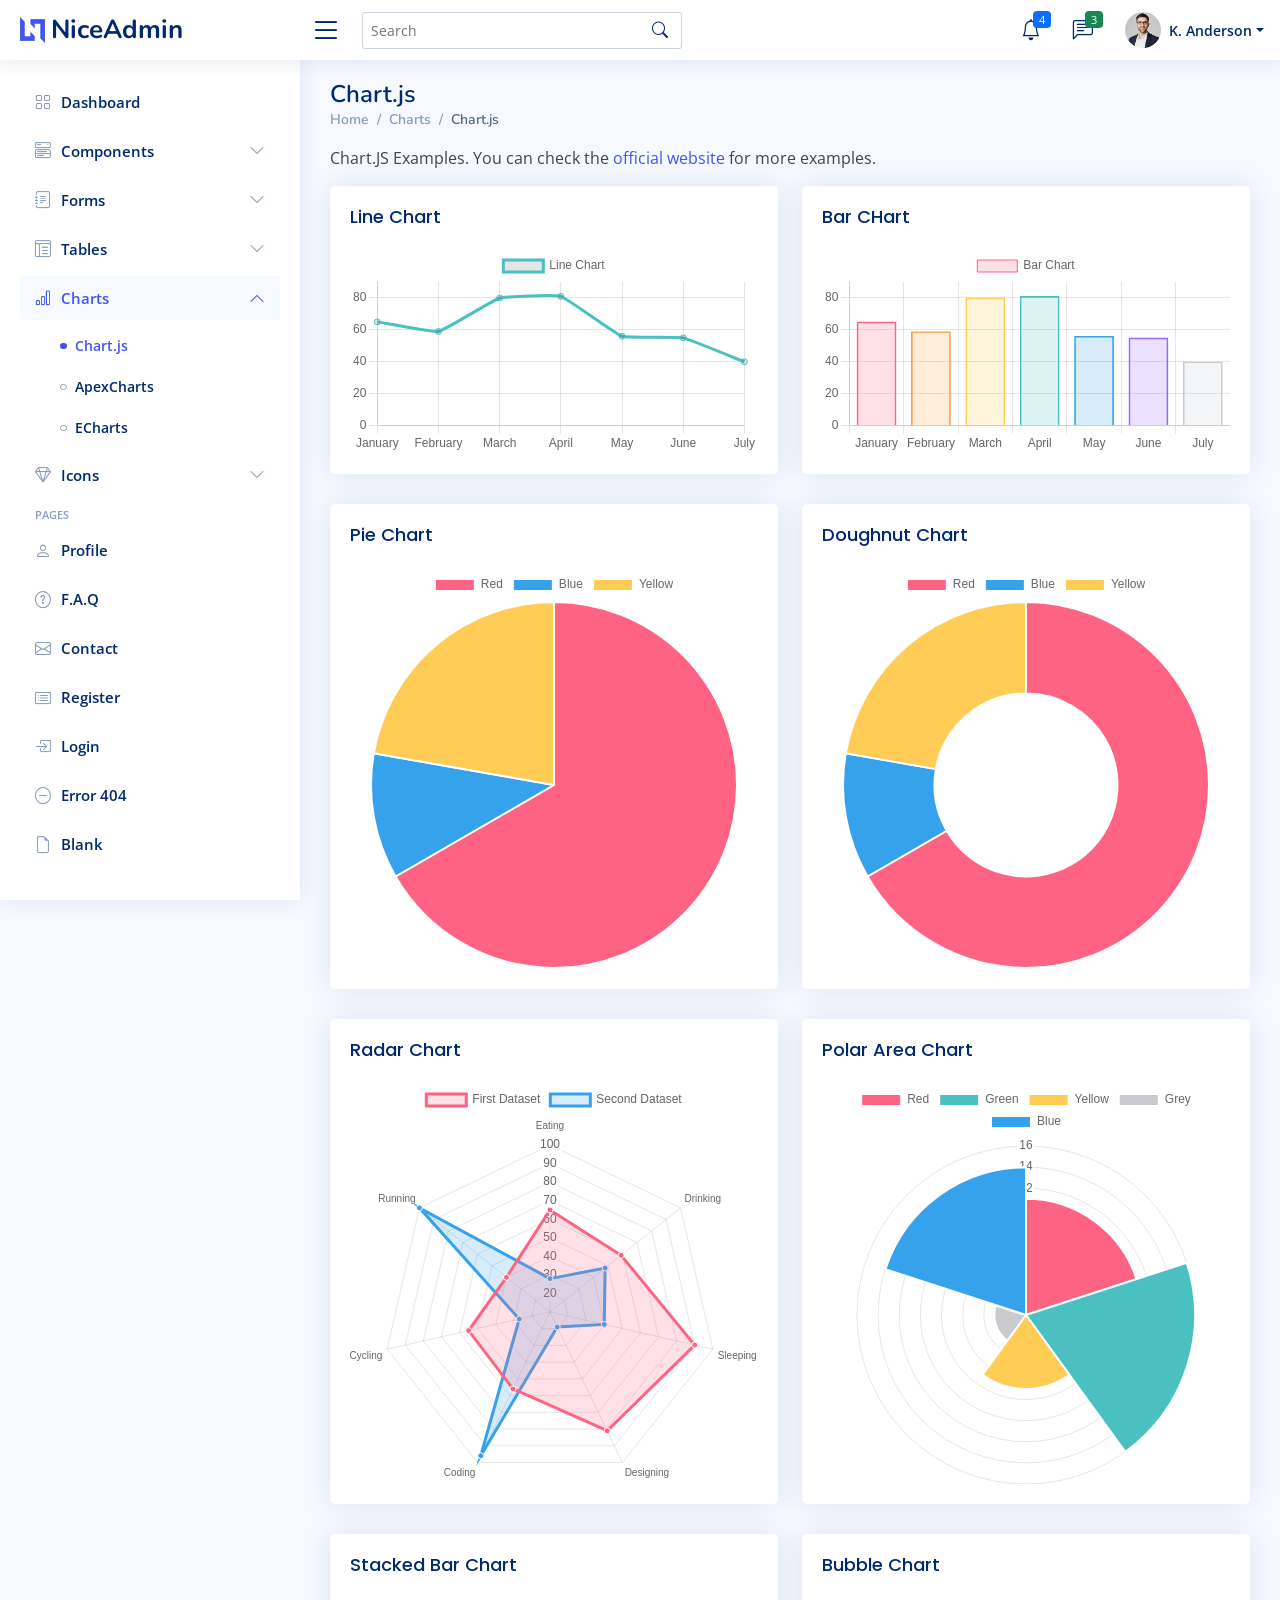
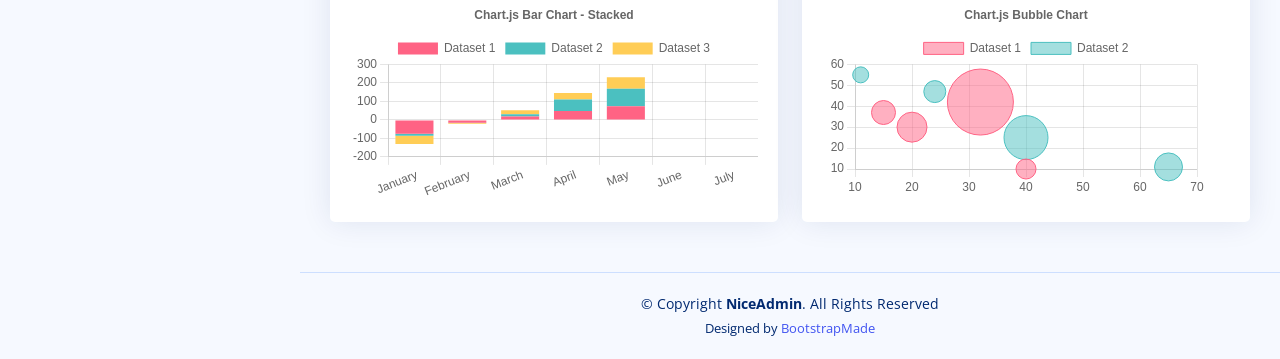
<file: ProjeS/Admin/charts-chartjs.html>
<!DOCTYPE html>
<html lang="en">

<head>
  <meta charset="utf-8">
  <meta content="width=device-width, initial-scale=1.0" name="viewport">

  <title>Charts / Chart.js - NiceAdmin Bootstrap Template</title>
  <meta content="" name="description">
  <meta content="" name="keywords">

  <!-- Favicons -->
  <link href="assets/img/favicon.png" rel="icon">
  <link href="assets/img/apple-touch-icon.png" rel="apple-touch-icon">

  <!-- Google Fonts -->
  <link href="https://fonts.gstatic.com" rel="preconnect">
  <link href="https://fonts.googleapis.com/css?family=Open+Sans:300,300i,400,400i,600,600i,700,700i|Nunito:300,300i,400,400i,600,600i,700,700i|Poppins:300,300i,400,400i,500,500i,600,600i,700,700i" rel="stylesheet">

  <!-- Vendor CSS Files -->
  <link href="assets/vendor/bootstrap/css/bootstrap.min.css" rel="stylesheet">
  <link href="assets/vendor/bootstrap-icons/bootstrap-icons.css" rel="stylesheet">
  <link href="assets/vendor/remixicon/remixicon.css" rel="stylesheet">
  <link href="assets/vendor/boxicons/css/boxicons.min.css" rel="stylesheet">
  <link href="assets/vendor/quill/quill.snow.css" rel="stylesheet">
  <link href="assets/vendor/quill/quill.bubble.css" rel="stylesheet">
  <link href="assets/vendor/simple-datatables/style.css" rel="stylesheet">

  <!-- Template Main CSS File -->
  <link href="assets/css/style.css" rel="stylesheet">

  <!-- =======================================================
  * Template Name: NiceAdmin - v2.1.0
  * Template URL: https://bootstrapmade.com/nice-admin-bootstrap-admin-html-template/
  * Author: BootstrapMade.com
  * License: https://bootstrapmade.com/license/
  ======================================================== -->
</head>

<body>

  <!-- ======= Header ======= -->
  <header id="header" class="header fixed-top d-flex align-items-center">

    <div class="d-flex align-items-center justify-content-between">
      <a href="index.html" class="logo d-flex align-items-center">
        <img src="assets/img/logo.png" alt="">
        <span class="d-none d-lg-block">NiceAdmin</span>
      </a>
      <i class="bi bi-list toggle-sidebar-btn"></i>
    </div><!-- End Logo -->

    <div class="search-bar">
      <form class="search-form d-flex align-items-center" method="POST" action="#">
        <input type="text" name="query" placeholder="Search" title="Enter search keyword">
        <button type="submit" title="Search"><i class="bi bi-search"></i></button>
      </form>
    </div><!-- End Search Bar -->

    <nav class="header-nav ms-auto">
      <ul class="d-flex align-items-center">

        <li class="nav-item d-block d-lg-none">
          <a class="nav-link nav-icon search-bar-toggle " href="#">
            <i class="bi bi-search"></i>
          </a>
        </li><!-- End Search Icon-->

        <li class="nav-item dropdown">

          <a class="nav-link nav-icon" href="#" data-bs-toggle="dropdown">
            <i class="bi bi-bell"></i>
            <span class="badge bg-primary badge-number">4</span>
          </a><!-- End Notification Icon -->

          <ul class="dropdown-menu dropdown-menu-end dropdown-menu-arrow notifications">
            <li class="dropdown-header">
              You have 4 new notifications
              <a href="#"><span class="badge rounded-pill bg-primary p-2 ms-2">View all</span></a>
            </li>
            <li>
              <hr class="dropdown-divider">
            </li>

            <li class="notification-item">
              <i class="bi bi-exclamation-circle text-warning"></i>
              <div>
                <h4>Lorem Ipsum</h4>
                <p>Quae dolorem earum veritatis oditseno</p>
                <p>30 min. ago</p>
              </div>
            </li>

            <li>
              <hr class="dropdown-divider">
            </li>

            <li class="notification-item">
              <i class="bi bi-x-circle text-danger"></i>
              <div>
                <h4>Atque rerum nesciunt</h4>
                <p>Quae dolorem earum veritatis oditseno</p>
                <p>1 hr. ago</p>
              </div>
            </li>

            <li>
              <hr class="dropdown-divider">
            </li>

            <li class="notification-item">
              <i class="bi bi-check-circle text-success"></i>
              <div>
                <h4>Sit rerum fuga</h4>
                <p>Quae dolorem earum veritatis oditseno</p>
                <p>2 hrs. ago</p>
              </div>
            </li>

            <li>
              <hr class="dropdown-divider">
            </li>

            <li class="notification-item">
              <i class="bi bi-info-circle text-primary"></i>
              <div>
                <h4>Dicta reprehenderit</h4>
                <p>Quae dolorem earum veritatis oditseno</p>
                <p>4 hrs. ago</p>
              </div>
            </li>

            <li>
              <hr class="dropdown-divider">
            </li>
            <li class="dropdown-footer">
              <a href="#">Show all notifications</a>
            </li>

          </ul><!-- End Notification Dropdown Items -->

        </li><!-- End Notification Nav -->

        <li class="nav-item dropdown">

          <a class="nav-link nav-icon" href="#" data-bs-toggle="dropdown">
            <i class="bi bi-chat-left-text"></i>
            <span class="badge bg-success badge-number">3</span>
          </a><!-- End Messages Icon -->

          <ul class="dropdown-menu dropdown-menu-end dropdown-menu-arrow messages">
            <li class="dropdown-header">
              You have 3 new messages
              <a href="#"><span class="badge rounded-pill bg-primary p-2 ms-2">View all</span></a>
            </li>
            <li>
              <hr class="dropdown-divider">
            </li>

            <li class="message-item">
              <a href="#">
                <img src="assets/img/messages-1.jpg" alt="" class="rounded-circle">
                <div>
                  <h4>Maria Hudson</h4>
                  <p>Velit asperiores et ducimus soluta repudiandae labore officia est ut...</p>
                  <p>4 hrs. ago</p>
                </div>
              </a>
            </li>
            <li>
              <hr class="dropdown-divider">
            </li>

            <li class="message-item">
              <a href="#">
                <img src="assets/img/messages-2.jpg" alt="" class="rounded-circle">
                <div>
                  <h4>Anna Nelson</h4>
                  <p>Velit asperiores et ducimus soluta repudiandae labore officia est ut...</p>
                  <p>6 hrs. ago</p>
                </div>
              </a>
            </li>
            <li>
              <hr class="dropdown-divider">
            </li>

            <li class="message-item">
              <a href="#">
                <img src="assets/img/messages-3.jpg" alt="" class="rounded-circle">
                <div>
                  <h4>David Muldon</h4>
                  <p>Velit asperiores et ducimus soluta repudiandae labore officia est ut...</p>
                  <p>8 hrs. ago</p>
                </div>
              </a>
            </li>
            <li>
              <hr class="dropdown-divider">
            </li>

            <li class="dropdown-footer">
              <a href="#">Show all messages</a>
            </li>

          </ul><!-- End Messages Dropdown Items -->

        </li><!-- End Messages Nav -->

        <li class="nav-item dropdown pe-3">

          <a class="nav-link nav-profile d-flex align-items-center pe-0" href="#" data-bs-toggle="dropdown">
            <img src="assets/img/profile-img.jpg" alt="Profile" class="rounded-circle">
            <span class="d-none d-md-block dropdown-toggle ps-2">K. Anderson</span>
          </a><!-- End Profile Iamge Icon -->

          <ul class="dropdown-menu dropdown-menu-end dropdown-menu-arrow profile">
            <li class="dropdown-header">
              <h6>Kevin Anderson</h6>
              <span>Web Designer</span>
            </li>
            <li>
              <hr class="dropdown-divider">
            </li>

            <li>
              <a class="dropdown-item d-flex align-items-center" href="users-profile.html">
                <i class="bi bi-person"></i>
                <span>My Profile</span>
              </a>
            </li>
            <li>
              <hr class="dropdown-divider">
            </li>

            <li>
              <a class="dropdown-item d-flex align-items-center" href="users-profile.html">
                <i class="bi bi-gear"></i>
                <span>Account Settings</span>
              </a>
            </li>
            <li>
              <hr class="dropdown-divider">
            </li>

            <li>
              <a class="dropdown-item d-flex align-items-center" href="pages-faq.html">
                <i class="bi bi-question-circle"></i>
                <span>Need Help?</span>
              </a>
            </li>
            <li>
              <hr class="dropdown-divider">
            </li>

            <li>
              <a class="dropdown-item d-flex align-items-center" href="#">
                <i class="bi bi-box-arrow-right"></i>
                <span>Sign Out</span>
              </a>
            </li>

          </ul><!-- End Profile Dropdown Items -->
        </li><!-- End Profile Nav -->

      </ul>
    </nav><!-- End Icons Navigation -->

  </header><!-- End Header -->

  <!-- ======= Sidebar ======= -->
  <aside id="sidebar" class="sidebar">

    <ul class="sidebar-nav" id="sidebar-nav">

      <li class="nav-item">
        <a class="nav-link collapsed" href="index.html">
          <i class="bi bi-grid"></i>
          <span>Dashboard</span>
        </a>
      </li><!-- End Dashboard Nav -->

      <li class="nav-item">
        <a class="nav-link collapsed" data-bs-target="#components-nav" data-bs-toggle="collapse" href="#">
          <i class="bi bi-menu-button-wide"></i><span>Components</span><i class="bi bi-chevron-down ms-auto"></i>
        </a>
        <ul id="components-nav" class="nav-content collapse " data-bs-parent="#sidebar-nav">
          <li>
            <a href="components-alerts.html">
              <i class="bi bi-circle"></i><span>Alerts</span>
            </a>
          </li>
          <li>
            <a href="components-accordion.html">
              <i class="bi bi-circle"></i><span>Accordion</span>
            </a>
          </li>
          <li>
            <a href="components-badges.html">
              <i class="bi bi-circle"></i><span>Badges</span>
            </a>
          </li>
          <li>
            <a href="components-breadcrumbs.html">
              <i class="bi bi-circle"></i><span>Breadcrumbs</span>
            </a>
          </li>
          <li>
            <a href="components-buttons.html">
              <i class="bi bi-circle"></i><span>Buttons</span>
            </a>
          </li>
          <li>
            <a href="components-cards.html">
              <i class="bi bi-circle"></i><span>Cards</span>
            </a>
          </li>
          <li>
            <a href="components-carousel.html">
              <i class="bi bi-circle"></i><span>Carousel</span>
            </a>
          </li>
          <li>
            <a href="components-list-group.html">
              <i class="bi bi-circle"></i><span>List group</span>
            </a>
          </li>
          <li>
            <a href="components-modal.html">
              <i class="bi bi-circle"></i><span>Modal</span>
            </a>
          </li>
          <li>
            <a href="components-tabs.html">
              <i class="bi bi-circle"></i><span>Tabs</span>
            </a>
          </li>
          <li>
            <a href="components-pagination.html">
              <i class="bi bi-circle"></i><span>Pagination</span>
            </a>
          </li>
          <li>
            <a href="components-progress.html">
              <i class="bi bi-circle"></i><span>Progress</span>
            </a>
          </li>
          <li>
            <a href="components-spinners.html">
              <i class="bi bi-circle"></i><span>Spinners</span>
            </a>
          </li>
          <li>
            <a href="components-tooltips.html">
              <i class="bi bi-circle"></i><span>Tooltips</span>
            </a>
          </li>
        </ul>
      </li><!-- End Components Nav -->

      <li class="nav-item">
        <a class="nav-link collapsed" data-bs-target="#forms-nav" data-bs-toggle="collapse" href="#">
          <i class="bi bi-journal-text"></i><span>Forms</span><i class="bi bi-chevron-down ms-auto"></i>
        </a>
        <ul id="forms-nav" class="nav-content collapse " data-bs-parent="#sidebar-nav">
          <li>
            <a href="forms-elements.html">
              <i class="bi bi-circle"></i><span>Form Elements</span>
            </a>
          </li>
          <li>
            <a href="forms-layouts.html">
              <i class="bi bi-circle"></i><span>Form Layouts</span>
            </a>
          </li>
          <li>
            <a href="forms-editors.html">
              <i class="bi bi-circle"></i><span>Form Editors</span>
            </a>
          </li>
          <li>
            <a href="forms-validation.html">
              <i class="bi bi-circle"></i><span>Form Validation</span>
            </a>
          </li>
        </ul>
      </li><!-- End Forms Nav -->

      <li class="nav-item">
        <a class="nav-link collapsed" data-bs-target="#tables-nav" data-bs-toggle="collapse" href="#">
          <i class="bi bi-layout-text-window-reverse"></i><span>Tables</span><i class="bi bi-chevron-down ms-auto"></i>
        </a>
        <ul id="tables-nav" class="nav-content collapse " data-bs-parent="#sidebar-nav">
          <li>
            <a href="tables-general.html">
              <i class="bi bi-circle"></i><span>General Tables</span>
            </a>
          </li>
          <li>
            <a href="tables-data.html">
              <i class="bi bi-circle"></i><span>Data Tables</span>
            </a>
          </li>
        </ul>
      </li><!-- End Tables Nav -->

      <li class="nav-item">
        <a class="nav-link " data-bs-target="#charts-nav" data-bs-toggle="collapse" href="#">
          <i class="bi bi-bar-chart"></i><span>Charts</span><i class="bi bi-chevron-down ms-auto"></i>
        </a>
        <ul id="charts-nav" class="nav-content collapse show" data-bs-parent="#sidebar-nav">
          <li>
            <a href="charts-chartjs.html" class="active">
              <i class="bi bi-circle"></i><span>Chart.js</span>
            </a>
          </li>
          <li>
            <a href="charts-apexcharts.html">
              <i class="bi bi-circle"></i><span>ApexCharts</span>
            </a>
          </li>
          <li>
            <a href="charts-echarts.html">
              <i class="bi bi-circle"></i><span>ECharts</span>
            </a>
          </li>
        </ul>
      </li><!-- End Charts Nav -->

      <li class="nav-item">
        <a class="nav-link collapsed" data-bs-target="#icons-nav" data-bs-toggle="collapse" href="#">
          <i class="bi bi-gem"></i><span>Icons</span><i class="bi bi-chevron-down ms-auto"></i>
        </a>
        <ul id="icons-nav" class="nav-content collapse " data-bs-parent="#sidebar-nav">
          <li>
            <a href="icons-bootstrap.html">
              <i class="bi bi-circle"></i><span>Bootstrap Icons</span>
            </a>
          </li>
          <li>
            <a href="icons-remix.html">
              <i class="bi bi-circle"></i><span>Remix Icons</span>
            </a>
          </li>
          <li>
            <a href="icons-boxicons.html">
              <i class="bi bi-circle"></i><span>Boxicons</span>
            </a>
          </li>
        </ul>
      </li><!-- End Icons Nav -->

      <li class="nav-heading">Pages</li>

      <li class="nav-item">
        <a class="nav-link collapsed" href="users-profile.html">
          <i class="bi bi-person"></i>
          <span>Profile</span>
        </a>
      </li><!-- End Profile Page Nav -->

      <li class="nav-item">
        <a class="nav-link collapsed" href="pages-faq.html">
          <i class="bi bi-question-circle"></i>
          <span>F.A.Q</span>
        </a>
      </li><!-- End F.A.Q Page Nav -->

      <li class="nav-item">
        <a class="nav-link collapsed" href="pages-contact.html">
          <i class="bi bi-envelope"></i>
          <span>Contact</span>
        </a>
      </li><!-- End Contact Page Nav -->

      <li class="nav-item">
        <a class="nav-link collapsed" href="pages-register.html">
          <i class="bi bi-card-list"></i>
          <span>Register</span>
        </a>
      </li><!-- End Register Page Nav -->

      <li class="nav-item">
        <a class="nav-link collapsed" href="pages-login.html">
          <i class="bi bi-box-arrow-in-right"></i>
          <span>Login</span>
        </a>
      </li><!-- End Login Page Nav -->

      <li class="nav-item">
        <a class="nav-link collapsed" href="pages-error-404.html">
          <i class="bi bi-dash-circle"></i>
          <span>Error 404</span>
        </a>
      </li><!-- End Error 404 Page Nav -->

      <li class="nav-item">
        <a class="nav-link collapsed" href="pages-blank.html">
          <i class="bi bi-file-earmark"></i>
          <span>Blank</span>
        </a>
      </li><!-- End Blank Page Nav -->

    </ul>

  </aside><!-- End Sidebar-->

  <main id="main" class="main">

    <div class="pagetitle">
      <h1>Chart.js</h1>
      <nav>
        <ol class="breadcrumb">
          <li class="breadcrumb-item"><a href="index.html">Home</a></li>
          <li class="breadcrumb-item">Charts</li>
          <li class="breadcrumb-item active">Chart.js</li>
        </ol>
      </nav>
    </div><!-- End Page Title -->

    <p>Chart.JS Examples. You can check the <a href="https://www.chartjs.org/docs/latest/samples/" target="_blank">official website</a> for more examples.</p>

    <section class="section">
      <div class="row">

        <div class="col-lg-6">
          <div class="card">
            <div class="card-body">
              <h5 class="card-title">Line Chart</h5>

              <!-- Line Chart -->
              <canvas id="lineChart" style="max-height: 400px;"></canvas>
              <script>
                document.addEventListener("DOMContentLoaded", () => {
                  new Chart(document.querySelector('#lineChart'), {
                    type: 'line',
                    data: {
                      labels: ['January', 'February', 'March', 'April', 'May', 'June', 'July'],
                      datasets: [{
                        label: 'Line Chart',
                        data: [65, 59, 80, 81, 56, 55, 40],
                        fill: false,
                        borderColor: 'rgb(75, 192, 192)',
                        tension: 0.1
                      }]
                    },
                    options: {
                      scales: {
                        y: {
                          beginAtZero: true
                        }
                      }
                    }
                  });
                });
              </script>
              <!-- End Line CHart -->

            </div>
          </div>
        </div>

        <div class="col-lg-6">
          <div class="card">
            <div class="card-body">
              <h5 class="card-title">Bar CHart</h5>

              <!-- Bar Chart -->
              <canvas id="barChart" style="max-height: 400px;"></canvas>
              <script>
                document.addEventListener("DOMContentLoaded", () => {
                  new Chart(document.querySelector('#barChart'), {
                    type: 'bar',
                    data: {
                      labels: ['January', 'February', 'March', 'April', 'May', 'June', 'July'],
                      datasets: [{
                        label: 'Bar Chart',
                        data: [65, 59, 80, 81, 56, 55, 40],
                        backgroundColor: [
                          'rgba(255, 99, 132, 0.2)',
                          'rgba(255, 159, 64, 0.2)',
                          'rgba(255, 205, 86, 0.2)',
                          'rgba(75, 192, 192, 0.2)',
                          'rgba(54, 162, 235, 0.2)',
                          'rgba(153, 102, 255, 0.2)',
                          'rgba(201, 203, 207, 0.2)'
                        ],
                        borderColor: [
                          'rgb(255, 99, 132)',
                          'rgb(255, 159, 64)',
                          'rgb(255, 205, 86)',
                          'rgb(75, 192, 192)',
                          'rgb(54, 162, 235)',
                          'rgb(153, 102, 255)',
                          'rgb(201, 203, 207)'
                        ],
                        borderWidth: 1
                      }]
                    },
                    options: {
                      scales: {
                        y: {
                          beginAtZero: true
                        }
                      }
                    }
                  });
                });
              </script>
              <!-- End Bar CHart -->

            </div>
          </div>
        </div>

        <div class="col-lg-6">
          <div class="card">
            <div class="card-body">
              <h5 class="card-title">Pie Chart</h5>

              <!-- Pie Chart -->
              <canvas id="pieChart" style="max-height: 400px;"></canvas>
              <script>
                document.addEventListener("DOMContentLoaded", () => {
                  new Chart(document.querySelector('#pieChart'), {
                    type: 'pie',
                    data: {
                      labels: [
                        'Red',
                        'Blue',
                        'Yellow'
                      ],
                      datasets: [{
                        label: 'My First Dataset',
                        data: [300, 50, 100],
                        backgroundColor: [
                          'rgb(255, 99, 132)',
                          'rgb(54, 162, 235)',
                          'rgb(255, 205, 86)'
                        ],
                        hoverOffset: 4
                      }]
                    }
                  });
                });
              </script>
              <!-- End Pie CHart -->

            </div>
          </div>
        </div>

        <div class="col-lg-6">
          <div class="card">
            <div class="card-body">
              <h5 class="card-title">Doughnut Chart</h5>

              <!-- Doughnut Chart -->
              <canvas id="doughnutChart" style="max-height: 400px;"></canvas>
              <script>
                document.addEventListener("DOMContentLoaded", () => {
                  new Chart(document.querySelector('#doughnutChart'), {
                    type: 'doughnut',
                    data: {
                      labels: [
                        'Red',
                        'Blue',
                        'Yellow'
                      ],
                      datasets: [{
                        label: 'My First Dataset',
                        data: [300, 50, 100],
                        backgroundColor: [
                          'rgb(255, 99, 132)',
                          'rgb(54, 162, 235)',
                          'rgb(255, 205, 86)'
                        ],
                        hoverOffset: 4
                      }]
                    }
                  });
                });
              </script>
              <!-- End Doughnut CHart -->

            </div>
          </div>
        </div>

        <div class="col-lg-6">
          <div class="card">
            <div class="card-body">
              <h5 class="card-title">Radar Chart</h5>

              <!-- Radar Chart -->
              <canvas id="radarChart" style="max-height: 400px;"></canvas>
              <script>
                document.addEventListener("DOMContentLoaded", () => {
                  new Chart(document.querySelector('#radarChart'), {
                    type: 'radar',
                    data: {
                      labels: [
                        'Eating',
                        'Drinking',
                        'Sleeping',
                        'Designing',
                        'Coding',
                        'Cycling',
                        'Running'
                      ],
                      datasets: [{
                        label: 'First Dataset',
                        data: [65, 59, 90, 81, 56, 55, 40],
                        fill: true,
                        backgroundColor: 'rgba(255, 99, 132, 0.2)',
                        borderColor: 'rgb(255, 99, 132)',
                        pointBackgroundColor: 'rgb(255, 99, 132)',
                        pointBorderColor: '#fff',
                        pointHoverBackgroundColor: '#fff',
                        pointHoverBorderColor: 'rgb(255, 99, 132)'
                      }, {
                        label: 'Second Dataset',
                        data: [28, 48, 40, 19, 96, 27, 100],
                        fill: true,
                        backgroundColor: 'rgba(54, 162, 235, 0.2)',
                        borderColor: 'rgb(54, 162, 235)',
                        pointBackgroundColor: 'rgb(54, 162, 235)',
                        pointBorderColor: '#fff',
                        pointHoverBackgroundColor: '#fff',
                        pointHoverBorderColor: 'rgb(54, 162, 235)'
                      }]
                    },
                    options: {
                      elements: {
                        line: {
                          borderWidth: 3
                        }
                      }
                    }
                  });
                });
              </script>
              <!-- End Radar CHart -->

            </div>
          </div>
        </div>

        <div class="col-lg-6">
          <div class="card">
            <div class="card-body">
              <h5 class="card-title">Polar Area Chart</h5>

              <!-- Polar Area Chart -->
              <canvas id="polarAreaChart" style="max-height: 400px;"></canvas>
              <script>
                document.addEventListener("DOMContentLoaded", () => {
                  new Chart(document.querySelector('#polarAreaChart'), {
                    type: 'polarArea',
                    data: {
                      labels: [
                        'Red',
                        'Green',
                        'Yellow',
                        'Grey',
                        'Blue'
                      ],
                      datasets: [{
                        label: 'My First Dataset',
                        data: [11, 16, 7, 3, 14],
                        backgroundColor: [
                          'rgb(255, 99, 132)',
                          'rgb(75, 192, 192)',
                          'rgb(255, 205, 86)',
                          'rgb(201, 203, 207)',
                          'rgb(54, 162, 235)'
                        ]
                      }]
                    }
                  });
                });
              </script>
              <!-- End Polar Area Chart -->

            </div>
          </div>
        </div>

        <div class="col-lg-6">
          <div class="card">
            <div class="card-body">
              <h5 class="card-title">Stacked Bar Chart</h5>

              <!-- Stacked Bar Chart -->
              <canvas id="stakedBarChart" style="max-height: 400px;"></canvas>
              <script>
                document.addEventListener("DOMContentLoaded", () => {
                  new Chart(document.querySelector('#stakedBarChart'), {
                    type: 'bar',
                    data: {
                      labels: ['January', 'February', 'March', 'April', 'May', 'June', 'July'],
                      datasets: [{
                          label: 'Dataset 1',
                          data: [-75, -15, 18, 48, 74],
                          backgroundColor: 'rgb(255, 99, 132)',
                        },
                        {
                          label: 'Dataset 2',
                          data: [-11, -1, 12, 62, 95],
                          backgroundColor: 'rgb(75, 192, 192)',
                        },
                        {
                          label: 'Dataset 3',
                          data: [-44, -5, 22, 35, 62],
                          backgroundColor: 'rgb(255, 205, 86)',
                        },
                      ]
                    },
                    options: {
                      plugins: {
                        title: {
                          display: true,
                          text: 'Chart.js Bar Chart - Stacked'
                        },
                      },
                      responsive: true,
                      scales: {
                        x: {
                          stacked: true,
                        },
                        y: {
                          stacked: true
                        }
                      }
                    }
                  });
                });
              </script>
              <!-- End Stacked Bar Chart -->

            </div>
          </div>
        </div>

        <div class="col-lg-6">
          <div class="card">
            <div class="card-body">
              <h5 class="card-title">Bubble Chart</h5>

              <!-- Bubble Chart -->
              <canvas id="bubbleChart" style="max-height: 400px;"></canvas>
              <script>
                document.addEventListener("DOMContentLoaded", () => {
                  new Chart(document.querySelector('#bubbleChart'), {
                    type: 'bubble',
                    data: {
                      labels: ['January', 'February', 'March', 'April', 'May', 'June', 'July'],
                      datasets: [{
                          label: 'Dataset 1',
                          data: [{
                              x: 20,
                              y: 30,
                              r: 15
                            },
                            {
                              x: 40,
                              y: 10,
                              r: 10
                            },
                            {
                              x: 15,
                              y: 37,
                              r: 12
                            },
                            {
                              x: 32,
                              y: 42,
                              r: 33
                            }
                          ],
                          borderColor: 'rgb(255, 99, 132)',
                          backgroundColor: 'rgba(255, 99, 132, 0.5)'
                        },
                        {
                          label: 'Dataset 2',
                          data: [{
                              x: 40,
                              y: 25,
                              r: 22
                            },
                            {
                              x: 24,
                              y: 47,
                              r: 11
                            },
                            {
                              x: 65,
                              y: 11,
                              r: 14
                            },
                            {
                              x: 11,
                              y: 55,
                              r: 8
                            }
                          ],
                          borderColor: 'rgb(75, 192, 192)',
                          backgroundColor: 'rgba(75, 192, 192, 0.5)'
                        }
                      ]
                    },
                    options: {
                      responsive: true,
                      plugins: {
                        legend: {
                          position: 'top',
                        },
                        title: {
                          display: true,
                          text: 'Chart.js Bubble Chart'
                        }
                      }
                    }
                  });
                });
              </script>
              <!-- End Bubble Chart -->

            </div>
          </div>
        </div>

      </div>
    </section>

  </main><!-- End #main -->

  <!-- ======= Footer ======= -->
  <footer id="footer" class="footer">
    <div class="copyright">
      &copy; Copyright <strong><span>NiceAdmin</span></strong>. All Rights Reserved
    </div>
    <div class="credits">
      <!-- All the links in the footer should remain intact. -->
      <!-- You can delete the links only if you purchased the pro version. -->
      <!-- Licensing information: https://bootstrapmade.com/license/ -->
      <!-- Purchase the pro version with working PHP/AJAX contact form: https://bootstrapmade.com/nice-admin-bootstrap-admin-html-template/ -->
      Designed by <a href="https://bootstrapmade.com/">BootstrapMade</a>
    </div>
  </footer><!-- End Footer -->

  <a href="#" class="back-to-top d-flex align-items-center justify-content-center"><i class="bi bi-arrow-up-short"></i></a>

  <!-- Vendor JS Files -->
  <script src="assets/vendor/bootstrap/js/bootstrap.bundle.js"></script>
  <script src="assets/vendor/php-email-form/validate.js"></script>
  <script src="assets/vendor/quill/quill.min.js"></script>
  <script src="assets/vendor/tinymce/tinymce.min.js"></script>
  <script src="assets/vendor/simple-datatables/simple-datatables.js"></script>
  <script src="assets/vendor/chart.js/chart.min.js"></script>
  <script src="assets/vendor/apexcharts/apexcharts.min.js"></script>
  <script src="assets/vendor/echarts/echarts.min.js"></script>

  <!-- Template Main JS File -->
  <script src="assets/js/main.js"></script>

</body>

</html>
</file>
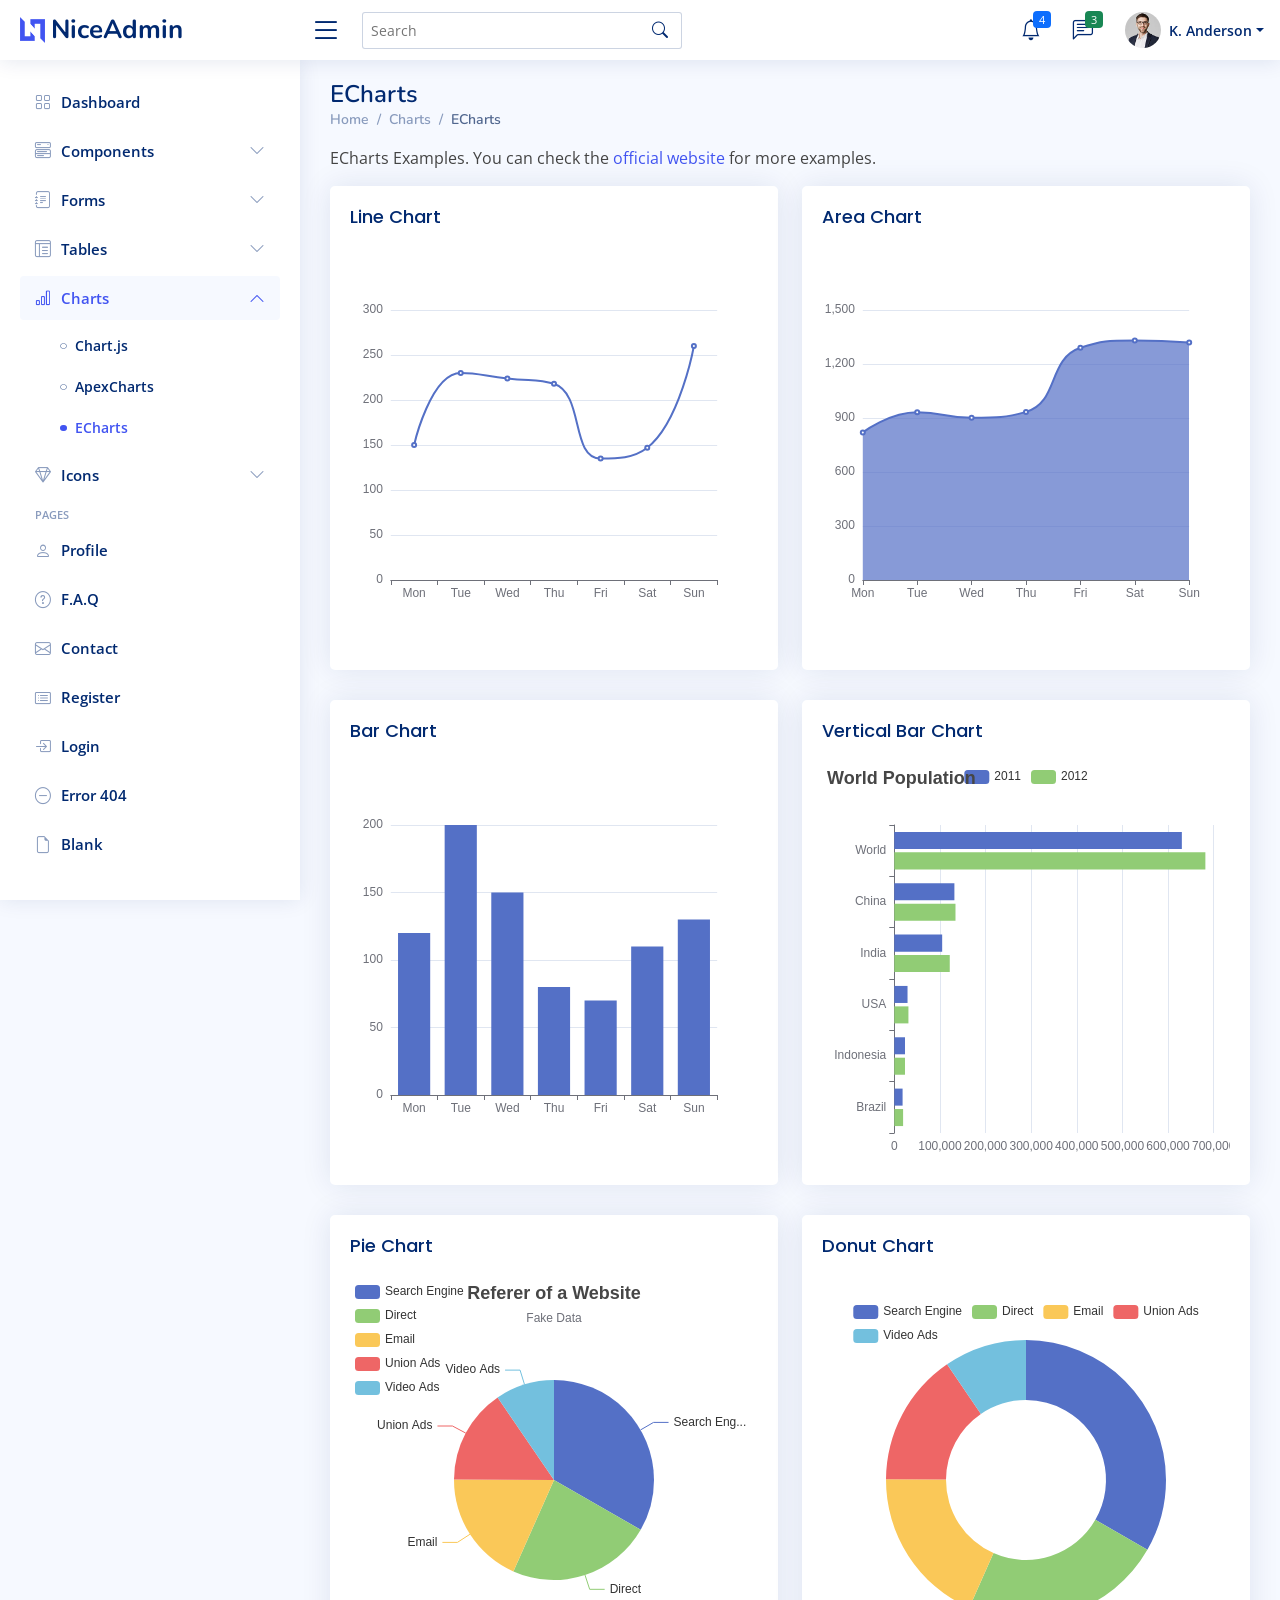
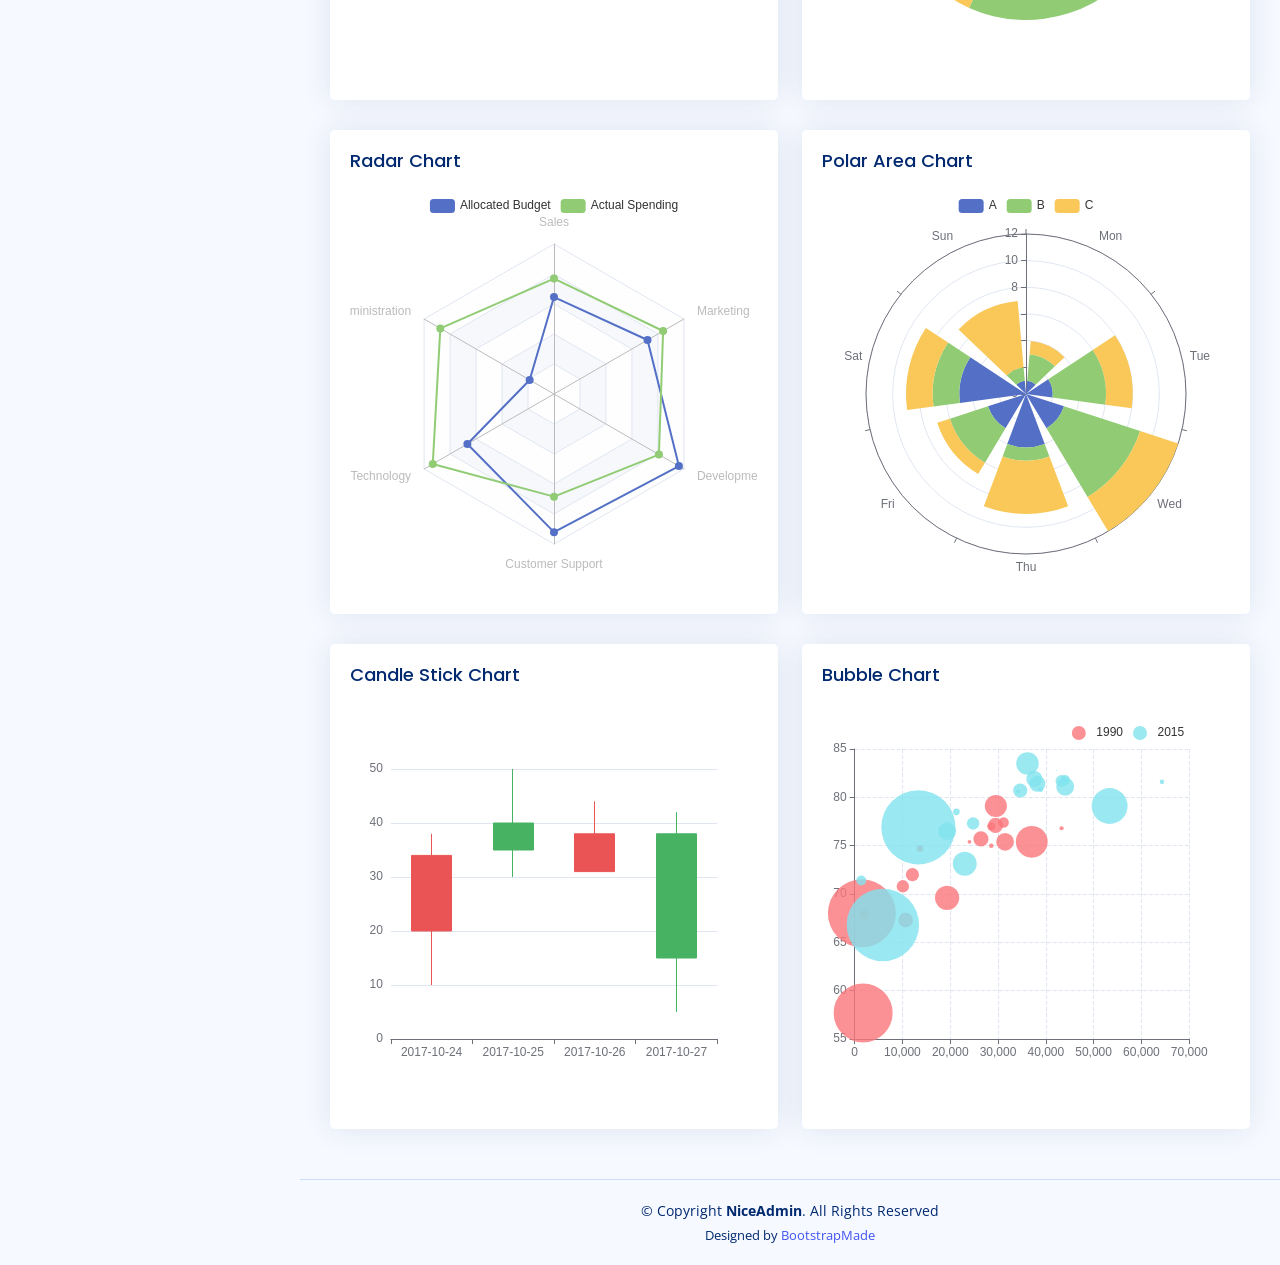
<file: ProjeS/Admin/charts-echarts.html>
<!DOCTYPE html>
<html lang="en">

<head>
  <meta charset="utf-8">
  <meta content="width=device-width, initial-scale=1.0" name="viewport">

  <title>Charts / ECharts - NiceAdmin Bootstrap Template</title>
  <meta content="" name="description">
  <meta content="" name="keywords">

  <!-- Favicons -->
  <link href="assets/img/favicon.png" rel="icon">
  <link href="assets/img/apple-touch-icon.png" rel="apple-touch-icon">

  <!-- Google Fonts -->
  <link href="https://fonts.gstatic.com" rel="preconnect">
  <link href="https://fonts.googleapis.com/css?family=Open+Sans:300,300i,400,400i,600,600i,700,700i|Nunito:300,300i,400,400i,600,600i,700,700i|Poppins:300,300i,400,400i,500,500i,600,600i,700,700i" rel="stylesheet">

  <!-- Vendor CSS Files -->
  <link href="assets/vendor/bootstrap/css/bootstrap.min.css" rel="stylesheet">
  <link href="assets/vendor/bootstrap-icons/bootstrap-icons.css" rel="stylesheet">
  <link href="assets/vendor/remixicon/remixicon.css" rel="stylesheet">
  <link href="assets/vendor/boxicons/css/boxicons.min.css" rel="stylesheet">
  <link href="assets/vendor/quill/quill.snow.css" rel="stylesheet">
  <link href="assets/vendor/quill/quill.bubble.css" rel="stylesheet">
  <link href="assets/vendor/simple-datatables/style.css" rel="stylesheet">

  <!-- Template Main CSS File -->
  <link href="assets/css/style.css" rel="stylesheet">

  <!-- =======================================================
  * Template Name: NiceAdmin - v2.1.0
  * Template URL: https://bootstrapmade.com/nice-admin-bootstrap-admin-html-template/
  * Author: BootstrapMade.com
  * License: https://bootstrapmade.com/license/
  ======================================================== -->
</head>

<body>

  <!-- ======= Header ======= -->
  <header id="header" class="header fixed-top d-flex align-items-center">

    <div class="d-flex align-items-center justify-content-between">
      <a href="index.html" class="logo d-flex align-items-center">
        <img src="assets/img/logo.png" alt="">
        <span class="d-none d-lg-block">NiceAdmin</span>
      </a>
      <i class="bi bi-list toggle-sidebar-btn"></i>
    </div><!-- End Logo -->

    <div class="search-bar">
      <form class="search-form d-flex align-items-center" method="POST" action="#">
        <input type="text" name="query" placeholder="Search" title="Enter search keyword">
        <button type="submit" title="Search"><i class="bi bi-search"></i></button>
      </form>
    </div><!-- End Search Bar -->

    <nav class="header-nav ms-auto">
      <ul class="d-flex align-items-center">

        <li class="nav-item d-block d-lg-none">
          <a class="nav-link nav-icon search-bar-toggle " href="#">
            <i class="bi bi-search"></i>
          </a>
        </li><!-- End Search Icon-->

        <li class="nav-item dropdown">

          <a class="nav-link nav-icon" href="#" data-bs-toggle="dropdown">
            <i class="bi bi-bell"></i>
            <span class="badge bg-primary badge-number">4</span>
          </a><!-- End Notification Icon -->

          <ul class="dropdown-menu dropdown-menu-end dropdown-menu-arrow notifications">
            <li class="dropdown-header">
              You have 4 new notifications
              <a href="#"><span class="badge rounded-pill bg-primary p-2 ms-2">View all</span></a>
            </li>
            <li>
              <hr class="dropdown-divider">
            </li>

            <li class="notification-item">
              <i class="bi bi-exclamation-circle text-warning"></i>
              <div>
                <h4>Lorem Ipsum</h4>
                <p>Quae dolorem earum veritatis oditseno</p>
                <p>30 min. ago</p>
              </div>
            </li>

            <li>
              <hr class="dropdown-divider">
            </li>

            <li class="notification-item">
              <i class="bi bi-x-circle text-danger"></i>
              <div>
                <h4>Atque rerum nesciunt</h4>
                <p>Quae dolorem earum veritatis oditseno</p>
                <p>1 hr. ago</p>
              </div>
            </li>

            <li>
              <hr class="dropdown-divider">
            </li>

            <li class="notification-item">
              <i class="bi bi-check-circle text-success"></i>
              <div>
                <h4>Sit rerum fuga</h4>
                <p>Quae dolorem earum veritatis oditseno</p>
                <p>2 hrs. ago</p>
              </div>
            </li>

            <li>
              <hr class="dropdown-divider">
            </li>

            <li class="notification-item">
              <i class="bi bi-info-circle text-primary"></i>
              <div>
                <h4>Dicta reprehenderit</h4>
                <p>Quae dolorem earum veritatis oditseno</p>
                <p>4 hrs. ago</p>
              </div>
            </li>

            <li>
              <hr class="dropdown-divider">
            </li>
            <li class="dropdown-footer">
              <a href="#">Show all notifications</a>
            </li>

          </ul><!-- End Notification Dropdown Items -->

        </li><!-- End Notification Nav -->

        <li class="nav-item dropdown">

          <a class="nav-link nav-icon" href="#" data-bs-toggle="dropdown">
            <i class="bi bi-chat-left-text"></i>
            <span class="badge bg-success badge-number">3</span>
          </a><!-- End Messages Icon -->

          <ul class="dropdown-menu dropdown-menu-end dropdown-menu-arrow messages">
            <li class="dropdown-header">
              You have 3 new messages
              <a href="#"><span class="badge rounded-pill bg-primary p-2 ms-2">View all</span></a>
            </li>
            <li>
              <hr class="dropdown-divider">
            </li>

            <li class="message-item">
              <a href="#">
                <img src="assets/img/messages-1.jpg" alt="" class="rounded-circle">
                <div>
                  <h4>Maria Hudson</h4>
                  <p>Velit asperiores et ducimus soluta repudiandae labore officia est ut...</p>
                  <p>4 hrs. ago</p>
                </div>
              </a>
            </li>
            <li>
              <hr class="dropdown-divider">
            </li>

            <li class="message-item">
              <a href="#">
                <img src="assets/img/messages-2.jpg" alt="" class="rounded-circle">
                <div>
                  <h4>Anna Nelson</h4>
                  <p>Velit asperiores et ducimus soluta repudiandae labore officia est ut...</p>
                  <p>6 hrs. ago</p>
                </div>
              </a>
            </li>
            <li>
              <hr class="dropdown-divider">
            </li>

            <li class="message-item">
              <a href="#">
                <img src="assets/img/messages-3.jpg" alt="" class="rounded-circle">
                <div>
                  <h4>David Muldon</h4>
                  <p>Velit asperiores et ducimus soluta repudiandae labore officia est ut...</p>
                  <p>8 hrs. ago</p>
                </div>
              </a>
            </li>
            <li>
              <hr class="dropdown-divider">
            </li>

            <li class="dropdown-footer">
              <a href="#">Show all messages</a>
            </li>

          </ul><!-- End Messages Dropdown Items -->

        </li><!-- End Messages Nav -->

        <li class="nav-item dropdown pe-3">

          <a class="nav-link nav-profile d-flex align-items-center pe-0" href="#" data-bs-toggle="dropdown">
            <img src="assets/img/profile-img.jpg" alt="Profile" class="rounded-circle">
            <span class="d-none d-md-block dropdown-toggle ps-2">K. Anderson</span>
          </a><!-- End Profile Iamge Icon -->

          <ul class="dropdown-menu dropdown-menu-end dropdown-menu-arrow profile">
            <li class="dropdown-header">
              <h6>Kevin Anderson</h6>
              <span>Web Designer</span>
            </li>
            <li>
              <hr class="dropdown-divider">
            </li>

            <li>
              <a class="dropdown-item d-flex align-items-center" href="users-profile.html">
                <i class="bi bi-person"></i>
                <span>My Profile</span>
              </a>
            </li>
            <li>
              <hr class="dropdown-divider">
            </li>

            <li>
              <a class="dropdown-item d-flex align-items-center" href="users-profile.html">
                <i class="bi bi-gear"></i>
                <span>Account Settings</span>
              </a>
            </li>
            <li>
              <hr class="dropdown-divider">
            </li>

            <li>
              <a class="dropdown-item d-flex align-items-center" href="pages-faq.html">
                <i class="bi bi-question-circle"></i>
                <span>Need Help?</span>
              </a>
            </li>
            <li>
              <hr class="dropdown-divider">
            </li>

            <li>
              <a class="dropdown-item d-flex align-items-center" href="#">
                <i class="bi bi-box-arrow-right"></i>
                <span>Sign Out</span>
              </a>
            </li>

          </ul><!-- End Profile Dropdown Items -->
        </li><!-- End Profile Nav -->

      </ul>
    </nav><!-- End Icons Navigation -->

  </header><!-- End Header -->

  <!-- ======= Sidebar ======= -->
  <aside id="sidebar" class="sidebar">

    <ul class="sidebar-nav" id="sidebar-nav">

      <li class="nav-item">
        <a class="nav-link collapsed" href="index.html">
          <i class="bi bi-grid"></i>
          <span>Dashboard</span>
        </a>
      </li><!-- End Dashboard Nav -->

      <li class="nav-item">
        <a class="nav-link collapsed" data-bs-target="#components-nav" data-bs-toggle="collapse" href="#">
          <i class="bi bi-menu-button-wide"></i><span>Components</span><i class="bi bi-chevron-down ms-auto"></i>
        </a>
        <ul id="components-nav" class="nav-content collapse " data-bs-parent="#sidebar-nav">
          <li>
            <a href="components-alerts.html">
              <i class="bi bi-circle"></i><span>Alerts</span>
            </a>
          </li>
          <li>
            <a href="components-accordion.html">
              <i class="bi bi-circle"></i><span>Accordion</span>
            </a>
          </li>
          <li>
            <a href="components-badges.html">
              <i class="bi bi-circle"></i><span>Badges</span>
            </a>
          </li>
          <li>
            <a href="components-breadcrumbs.html">
              <i class="bi bi-circle"></i><span>Breadcrumbs</span>
            </a>
          </li>
          <li>
            <a href="components-buttons.html">
              <i class="bi bi-circle"></i><span>Buttons</span>
            </a>
          </li>
          <li>
            <a href="components-cards.html">
              <i class="bi bi-circle"></i><span>Cards</span>
            </a>
          </li>
          <li>
            <a href="components-carousel.html">
              <i class="bi bi-circle"></i><span>Carousel</span>
            </a>
          </li>
          <li>
            <a href="components-list-group.html">
              <i class="bi bi-circle"></i><span>List group</span>
            </a>
          </li>
          <li>
            <a href="components-modal.html">
              <i class="bi bi-circle"></i><span>Modal</span>
            </a>
          </li>
          <li>
            <a href="components-tabs.html">
              <i class="bi bi-circle"></i><span>Tabs</span>
            </a>
          </li>
          <li>
            <a href="components-pagination.html">
              <i class="bi bi-circle"></i><span>Pagination</span>
            </a>
          </li>
          <li>
            <a href="components-progress.html">
              <i class="bi bi-circle"></i><span>Progress</span>
            </a>
          </li>
          <li>
            <a href="components-spinners.html">
              <i class="bi bi-circle"></i><span>Spinners</span>
            </a>
          </li>
          <li>
            <a href="components-tooltips.html">
              <i class="bi bi-circle"></i><span>Tooltips</span>
            </a>
          </li>
        </ul>
      </li><!-- End Components Nav -->

      <li class="nav-item">
        <a class="nav-link collapsed" data-bs-target="#forms-nav" data-bs-toggle="collapse" href="#">
          <i class="bi bi-journal-text"></i><span>Forms</span><i class="bi bi-chevron-down ms-auto"></i>
        </a>
        <ul id="forms-nav" class="nav-content collapse " data-bs-parent="#sidebar-nav">
          <li>
            <a href="forms-elements.html">
              <i class="bi bi-circle"></i><span>Form Elements</span>
            </a>
          </li>
          <li>
            <a href="forms-layouts.html">
              <i class="bi bi-circle"></i><span>Form Layouts</span>
            </a>
          </li>
          <li>
            <a href="forms-editors.html">
              <i class="bi bi-circle"></i><span>Form Editors</span>
            </a>
          </li>
          <li>
            <a href="forms-validation.html">
              <i class="bi bi-circle"></i><span>Form Validation</span>
            </a>
          </li>
        </ul>
      </li><!-- End Forms Nav -->

      <li class="nav-item">
        <a class="nav-link collapsed" data-bs-target="#tables-nav" data-bs-toggle="collapse" href="#">
          <i class="bi bi-layout-text-window-reverse"></i><span>Tables</span><i class="bi bi-chevron-down ms-auto"></i>
        </a>
        <ul id="tables-nav" class="nav-content collapse " data-bs-parent="#sidebar-nav">
          <li>
            <a href="tables-general.html">
              <i class="bi bi-circle"></i><span>General Tables</span>
            </a>
          </li>
          <li>
            <a href="tables-data.html">
              <i class="bi bi-circle"></i><span>Data Tables</span>
            </a>
          </li>
        </ul>
      </li><!-- End Tables Nav -->

      <li class="nav-item">
        <a class="nav-link " data-bs-target="#charts-nav" data-bs-toggle="collapse" href="#">
          <i class="bi bi-bar-chart"></i><span>Charts</span><i class="bi bi-chevron-down ms-auto"></i>
        </a>
        <ul id="charts-nav" class="nav-content collapse show" data-bs-parent="#sidebar-nav">
          <li>
            <a href="charts-chartjs.html">
              <i class="bi bi-circle"></i><span>Chart.js</span>
            </a>
          </li>
          <li>
            <a href="charts-apexcharts.html">
              <i class="bi bi-circle"></i><span>ApexCharts</span>
            </a>
          </li>
          <li>
            <a href="charts-echarts.html" class="active">
              <i class="bi bi-circle"></i><span>ECharts</span>
            </a>
          </li>
        </ul>
      </li><!-- End Charts Nav -->

      <li class="nav-item">
        <a class="nav-link collapsed" data-bs-target="#icons-nav" data-bs-toggle="collapse" href="#">
          <i class="bi bi-gem"></i><span>Icons</span><i class="bi bi-chevron-down ms-auto"></i>
        </a>
        <ul id="icons-nav" class="nav-content collapse " data-bs-parent="#sidebar-nav">
          <li>
            <a href="icons-bootstrap.html">
              <i class="bi bi-circle"></i><span>Bootstrap Icons</span>
            </a>
          </li>
          <li>
            <a href="icons-remix.html">
              <i class="bi bi-circle"></i><span>Remix Icons</span>
            </a>
          </li>
          <li>
            <a href="icons-boxicons.html">
              <i class="bi bi-circle"></i><span>Boxicons</span>
            </a>
          </li>
        </ul>
      </li><!-- End Icons Nav -->

      <li class="nav-heading">Pages</li>

      <li class="nav-item">
        <a class="nav-link collapsed" href="users-profile.html">
          <i class="bi bi-person"></i>
          <span>Profile</span>
        </a>
      </li><!-- End Profile Page Nav -->

      <li class="nav-item">
        <a class="nav-link collapsed" href="pages-faq.html">
          <i class="bi bi-question-circle"></i>
          <span>F.A.Q</span>
        </a>
      </li><!-- End F.A.Q Page Nav -->

      <li class="nav-item">
        <a class="nav-link collapsed" href="pages-contact.html">
          <i class="bi bi-envelope"></i>
          <span>Contact</span>
        </a>
      </li><!-- End Contact Page Nav -->

      <li class="nav-item">
        <a class="nav-link collapsed" href="pages-register.html">
          <i class="bi bi-card-list"></i>
          <span>Register</span>
        </a>
      </li><!-- End Register Page Nav -->

      <li class="nav-item">
        <a class="nav-link collapsed" href="pages-login.html">
          <i class="bi bi-box-arrow-in-right"></i>
          <span>Login</span>
        </a>
      </li><!-- End Login Page Nav -->

      <li class="nav-item">
        <a class="nav-link collapsed" href="pages-error-404.html">
          <i class="bi bi-dash-circle"></i>
          <span>Error 404</span>
        </a>
      </li><!-- End Error 404 Page Nav -->

      <li class="nav-item">
        <a class="nav-link collapsed" href="pages-blank.html">
          <i class="bi bi-file-earmark"></i>
          <span>Blank</span>
        </a>
      </li><!-- End Blank Page Nav -->

    </ul>

  </aside><!-- End Sidebar-->

  <main id="main" class="main">

    <div class="pagetitle">
      <h1>ECharts</h1>
      <nav>
        <ol class="breadcrumb">
          <li class="breadcrumb-item"><a href="index.html">Home</a></li>
          <li class="breadcrumb-item">Charts</li>
          <li class="breadcrumb-item active">ECharts</li>
        </ol>
      </nav>
    </div><!-- End Page Title -->

    <p>ECharts Examples. You can check the <a href="https://echarts.apache.org/examples/en/index.html" target="_blank">official website</a> for more examples.</p>

    <section class="section">
      <div class="row">

        <div class="col-lg-6">
          <div class="card">
            <div class="card-body">
              <h5 class="card-title">Line Chart</h5>

              <!-- Line Chart -->
              <div id="lineChart" style="min-height: 400px;" class="echart"></div>

              <script>
                document.addEventListener("DOMContentLoaded", () => {
                  echarts.init(document.querySelector("#lineChart")).setOption({
                    xAxis: {
                      type: 'category',
                      data: ['Mon', 'Tue', 'Wed', 'Thu', 'Fri', 'Sat', 'Sun']
                    },
                    yAxis: {
                      type: 'value'
                    },
                    series: [{
                      data: [150, 230, 224, 218, 135, 147, 260],
                      type: 'line',
                      smooth: true
                    }]
                  });
                });
              </script>
              <!-- End Line Chart -->

            </div>
          </div>
        </div>

        <div class="col-lg-6">
          <div class="card">
            <div class="card-body">
              <h5 class="card-title">Area Chart</h5>

              <!-- Area Chart -->
              <div id="areaChart" style="min-height: 400px;" class="echart"></div>

              <script>
                document.addEventListener("DOMContentLoaded", () => {
                  echarts.init(document.querySelector("#areaChart")).setOption({
                    xAxis: {
                      type: 'category',
                      boundaryGap: false,
                      data: ['Mon', 'Tue', 'Wed', 'Thu', 'Fri', 'Sat', 'Sun']
                    },
                    yAxis: {
                      type: 'value'
                    },
                    series: [{
                      data: [820, 932, 901, 934, 1290, 1330, 1320],
                      type: 'line',
                      smooth: true,
                      areaStyle: {}
                    }]
                  });
                });
              </script>
              <!-- End Area Chart -->

            </div>
          </div>
        </div>

        <div class="col-lg-6">
          <div class="card">
            <div class="card-body">
              <h5 class="card-title">Bar Chart</h5>

              <!-- Bar Chart -->
              <div id="barChart" style="min-height: 400px;" class="echart"></div>

              <script>
                document.addEventListener("DOMContentLoaded", () => {
                  echarts.init(document.querySelector("#barChart")).setOption({
                    xAxis: {
                      type: 'category',
                      data: ['Mon', 'Tue', 'Wed', 'Thu', 'Fri', 'Sat', 'Sun']
                    },
                    yAxis: {
                      type: 'value'
                    },
                    series: [{
                      data: [120, 200, 150, 80, 70, 110, 130],
                      type: 'bar'
                    }]
                  });
                });
              </script>
              <!-- End Bar Chart -->

            </div>
          </div>
        </div>

        <div class="col-lg-6">
          <div class="card">
            <div class="card-body">
              <h5 class="card-title">Vertical Bar Chart</h5>

              <!-- Vertical Bar Chart -->
              <div id="verticalBarChart" style="min-height: 400px;" class="echart"></div>

              <script>
                document.addEventListener("DOMContentLoaded", () => {
                  echarts.init(document.querySelector("#verticalBarChart")).setOption({
                    title: {
                      text: 'World Population'
                    },
                    tooltip: {
                      trigger: 'axis',
                      axisPointer: {
                        type: 'shadow'
                      }
                    },
                    legend: {},
                    grid: {
                      left: '3%',
                      right: '4%',
                      bottom: '3%',
                      containLabel: true
                    },
                    xAxis: {
                      type: 'value',
                      boundaryGap: [0, 0.01]
                    },
                    yAxis: {
                      type: 'category',
                      data: ['Brazil', 'Indonesia', 'USA', 'India', 'China', 'World']
                    },
                    series: [{
                        name: '2011',
                        type: 'bar',
                        data: [18203, 23489, 29034, 104970, 131744, 630230]
                      },
                      {
                        name: '2012',
                        type: 'bar',
                        data: [19325, 23438, 31000, 121594, 134141, 681807]
                      }
                    ]
                  });
                });
              </script>
              <!-- End Vertical Bar Chart -->

            </div>
          </div>
        </div>

        <div class="col-lg-6">
          <div class="card">
            <div class="card-body">
              <h5 class="card-title">Pie Chart</h5>

              <!-- Pie Chart -->
              <div id="pieChart" style="min-height: 400px;" class="echart"></div>

              <script>
                document.addEventListener("DOMContentLoaded", () => {
                  echarts.init(document.querySelector("#pieChart")).setOption({
                    title: {
                      text: 'Referer of a Website',
                      subtext: 'Fake Data',
                      left: 'center'
                    },
                    tooltip: {
                      trigger: 'item'
                    },
                    legend: {
                      orient: 'vertical',
                      left: 'left'
                    },
                    series: [{
                      name: 'Access From',
                      type: 'pie',
                      radius: '50%',
                      data: [{
                          value: 1048,
                          name: 'Search Engine'
                        },
                        {
                          value: 735,
                          name: 'Direct'
                        },
                        {
                          value: 580,
                          name: 'Email'
                        },
                        {
                          value: 484,
                          name: 'Union Ads'
                        },
                        {
                          value: 300,
                          name: 'Video Ads'
                        }
                      ],
                      emphasis: {
                        itemStyle: {
                          shadowBlur: 10,
                          shadowOffsetX: 0,
                          shadowColor: 'rgba(0, 0, 0, 0.5)'
                        }
                      }
                    }]
                  });
                });
              </script>
              <!-- End Pie Chart -->

            </div>
          </div>
        </div>

        <div class="col-lg-6">
          <div class="card">
            <div class="card-body">
              <h5 class="card-title">Donut Chart</h5>

              <!-- Donut Chart -->
              <div id="donutChart" style="min-height: 400px;" class="echart"></div>

              <script>
                document.addEventListener("DOMContentLoaded", () => {
                  echarts.init(document.querySelector("#donutChart")).setOption({
                    tooltip: {
                      trigger: 'item'
                    },
                    legend: {
                      top: '5%',
                      left: 'center'
                    },
                    series: [{
                      name: 'Access From',
                      type: 'pie',
                      radius: ['40%', '70%'],
                      avoidLabelOverlap: false,
                      label: {
                        show: false,
                        position: 'center'
                      },
                      emphasis: {
                        label: {
                          show: true,
                          fontSize: '18',
                          fontWeight: 'bold'
                        }
                      },
                      labelLine: {
                        show: false
                      },
                      data: [{
                          value: 1048,
                          name: 'Search Engine'
                        },
                        {
                          value: 735,
                          name: 'Direct'
                        },
                        {
                          value: 580,
                          name: 'Email'
                        },
                        {
                          value: 484,
                          name: 'Union Ads'
                        },
                        {
                          value: 300,
                          name: 'Video Ads'
                        }
                      ]
                    }]
                  });
                });
              </script>
              <!-- End Donut Chart -->

            </div>
          </div>
        </div>

        <div class="col-lg-6">
          <div class="card">
            <div class="card-body">
              <h5 class="card-title">Radar Chart</h5>

              <!-- Radar Chart -->
              <div id="radarChart" style="min-height: 400px;" class="echart"></div>

              <script>
                document.addEventListener("DOMContentLoaded", () => {
                  echarts.init(document.querySelector("#radarChart")).setOption({
                    legend: {
                      data: ['Allocated Budget', 'Actual Spending']
                    },
                    radar: {
                      // shape: 'circle',
                      indicator: [{
                          name: 'Sales',
                          max: 6500
                        },
                        {
                          name: 'Administration',
                          max: 16000
                        },
                        {
                          name: 'Information Technology',
                          max: 30000
                        },
                        {
                          name: 'Customer Support',
                          max: 38000
                        },
                        {
                          name: 'Development',
                          max: 52000
                        },
                        {
                          name: 'Marketing',
                          max: 25000
                        }
                      ]
                    },
                    series: [{
                      name: 'Budget vs spending',
                      type: 'radar',
                      data: [{
                          value: [4200, 3000, 20000, 35000, 50000, 18000],
                          name: 'Allocated Budget'
                        },
                        {
                          value: [5000, 14000, 28000, 26000, 42000, 21000],
                          name: 'Actual Spending'
                        }
                      ]
                    }]
                  });
                });
              </script>
              <!-- End Radar Chart -->

            </div>
          </div>
        </div>

        <div class="col-lg-6">
          <div class="card">
            <div class="card-body">
              <h5 class="card-title">Polar Area Chart</h5>

              <!-- Polar Area Chart -->
              <div id="polarAreaChart" style="min-height: 400px;" class="echart"></div>

              <script>
                document.addEventListener("DOMContentLoaded", () => {
                  echarts.init(document.querySelector("#polarAreaChart")).setOption({
                    angleAxis: {
                      type: 'category',
                      data: ['Mon', 'Tue', 'Wed', 'Thu', 'Fri', 'Sat', 'Sun']
                    },
                    radiusAxis: {},
                    polar: {},
                    series: [{
                        type: 'bar',
                        data: [1, 2, 3, 4, 3, 5, 1],
                        coordinateSystem: 'polar',
                        name: 'A',
                        stack: 'a',
                        emphasis: {
                          focus: 'series'
                        }
                      },
                      {
                        type: 'bar',
                        data: [2, 4, 6, 1, 3, 2, 1],
                        coordinateSystem: 'polar',
                        name: 'B',
                        stack: 'a',
                        emphasis: {
                          focus: 'series'
                        }
                      },
                      {
                        type: 'bar',
                        data: [1, 2, 3, 4, 1, 2, 5],
                        coordinateSystem: 'polar',
                        name: 'C',
                        stack: 'a',
                        emphasis: {
                          focus: 'series'
                        }
                      }
                    ],
                    legend: {
                      show: true,
                      data: ['A', 'B', 'C']
                    }
                  });
                });
              </script>
              <!-- End Polar Area Chart -->

            </div>
          </div>
        </div>

        <div class="col-lg-6">
          <div class="card">
            <div class="card-body">
              <h5 class="card-title">Candle Stick Chart</h5>

              <!-- Candle Stick Chart -->
              <div id="candleStickChart" style="min-height: 400px;" class="echart"></div>

              <script>
                document.addEventListener("DOMContentLoaded", () => {
                  echarts.init(document.querySelector("#candleStickChart")).setOption({
                    xAxis: {
                      data: ['2017-10-24', '2017-10-25', '2017-10-26', '2017-10-27']
                    },
                    yAxis: {},
                    series: [{
                      type: 'candlestick',
                      data: [
                        [20, 34, 10, 38],
                        [40, 35, 30, 50],
                        [31, 38, 33, 44],
                        [38, 15, 5, 42]
                      ]
                    }]
                  });
                });
              </script>
              <!-- End Candle Stick Chart -->

            </div>
          </div>
        </div>

        <div class="col-lg-6">
          <div class="card">
            <div class="card-body">
              <h5 class="card-title">Bubble Chart</h5>

              <!-- Bubble Chart -->
              <div id="bubbleChart" style="min-height: 400px;" class="echart"></div>

              <script>
                document.addEventListener("DOMContentLoaded", () => {
                  const data = [
                    [
                      [28604, 77, 17096869, 'Australia', 1990],
                      [31163, 77.4, 27662440, 'Canada', 1990],
                      [1516, 68, 1154605773, 'China', 1990],
                      [13670, 74.7, 10582082, 'Cuba', 1990],
                      [28599, 75, 4986705, 'Finland', 1990],
                      [29476, 77.1, 56943299, 'France', 1990],
                      [31476, 75.4, 78958237, 'Germany', 1990],
                      [28666, 78.1, 254830, 'Iceland', 1990],
                      [1777, 57.7, 870601776, 'India', 1990],
                      [29550, 79.1, 122249285, 'Japan', 1990],
                      [2076, 67.9, 20194354, 'North Korea', 1990],
                      [12087, 72, 42972254, 'South Korea', 1990],
                      [24021, 75.4, 3397534, 'New Zealand', 1990],
                      [43296, 76.8, 4240375, 'Norway', 1990],
                      [10088, 70.8, 38195258, 'Poland', 1990],
                      [19349, 69.6, 147568552, 'Russia', 1990],
                      [10670, 67.3, 53994605, 'Turkey', 1990],
                      [26424, 75.7, 57110117, 'United Kingdom', 1990],
                      [37062, 75.4, 252847810, 'United States', 1990]
                    ],
                    [
                      [44056, 81.8, 23968973, 'Australia', 2015],
                      [43294, 81.7, 35939927, 'Canada', 2015],
                      [13334, 76.9, 1376048943, 'China', 2015],
                      [21291, 78.5, 11389562, 'Cuba', 2015],
                      [38923, 80.8, 5503457, 'Finland', 2015],
                      [37599, 81.9, 64395345, 'France', 2015],
                      [44053, 81.1, 80688545, 'Germany', 2015],
                      [42182, 82.8, 329425, 'Iceland', 2015],
                      [5903, 66.8, 1311050527, 'India', 2015],
                      [36162, 83.5, 126573481, 'Japan', 2015],
                      [1390, 71.4, 25155317, 'North Korea', 2015],
                      [34644, 80.7, 50293439, 'South Korea', 2015],
                      [34186, 80.6, 4528526, 'New Zealand', 2015],
                      [64304, 81.6, 5210967, 'Norway', 2015],
                      [24787, 77.3, 38611794, 'Poland', 2015],
                      [23038, 73.13, 143456918, 'Russia', 2015],
                      [19360, 76.5, 78665830, 'Turkey', 2015],
                      [38225, 81.4, 64715810, 'United Kingdom', 2015],
                      [53354, 79.1, 321773631, 'United States', 2015]
                    ]
                  ];
                  echarts.init(document.querySelector("#bubbleChart")).setOption({
                    legend: {
                      right: '10%',
                      top: '3%',
                      data: ['1990', '2015']
                    },
                    grid: {
                      left: '8%',
                      top: '10%'
                    },
                    xAxis: {
                      splitLine: {
                        lineStyle: {
                          type: 'dashed'
                        }
                      }
                    },
                    yAxis: {
                      splitLine: {
                        lineStyle: {
                          type: 'dashed'
                        }
                      },
                      scale: true
                    },
                    series: [{
                        name: '1990',
                        data: data[0],
                        type: 'scatter',
                        symbolSize: function(data) {
                          return Math.sqrt(data[2]) / 5e2;
                        },
                        emphasis: {
                          focus: 'series',
                          label: {
                            show: true,
                            formatter: function(param) {
                              return param.data[3];
                            },
                            position: 'top'
                          }
                        },
                        itemStyle: {
                          color: 'rgb(251, 118, 123)'
                        }
                      },
                      {
                        name: '2015',
                        data: data[1],
                        type: 'scatter',
                        symbolSize: function(data) {
                          return Math.sqrt(data[2]) / 5e2;
                        },
                        emphasis: {
                          focus: 'series',
                          label: {
                            show: true,
                            formatter: function(param) {
                              return param.data[3];
                            },
                            position: 'top'
                          }
                        },
                        itemStyle: {
                          color: 'rgb(129, 227, 238)'
                        }
                      }
                    ]
                  });
                });
              </script>
              <!-- End Bubble Chart -->

            </div>
          </div>
        </div>

      </div>
    </section>

  </main><!-- End #main -->

  <!-- ======= Footer ======= -->
  <footer id="footer" class="footer">
    <div class="copyright">
      &copy; Copyright <strong><span>NiceAdmin</span></strong>. All Rights Reserved
    </div>
    <div class="credits">
      <!-- All the links in the footer should remain intact. -->
      <!-- You can delete the links only if you purchased the pro version. -->
      <!-- Licensing information: https://bootstrapmade.com/license/ -->
      <!-- Purchase the pro version with working PHP/AJAX contact form: https://bootstrapmade.com/nice-admin-bootstrap-admin-html-template/ -->
      Designed by <a href="https://bootstrapmade.com/">BootstrapMade</a>
    </div>
  </footer><!-- End Footer -->

  <a href="#" class="back-to-top d-flex align-items-center justify-content-center"><i class="bi bi-arrow-up-short"></i></a>

  <!-- Vendor JS Files -->
  <script src="assets/vendor/bootstrap/js/bootstrap.bundle.js"></script>
  <script src="assets/vendor/php-email-form/validate.js"></script>
  <script src="assets/vendor/quill/quill.min.js"></script>
  <script src="assets/vendor/tinymce/tinymce.min.js"></script>
  <script src="assets/vendor/simple-datatables/simple-datatables.js"></script>
  <script src="assets/vendor/chart.js/chart.min.js"></script>
  <script src="assets/vendor/apexcharts/apexcharts.min.js"></script>
  <script src="assets/vendor/echarts/echarts.min.js"></script>

  <!-- Template Main JS File -->
  <script src="assets/js/main.js"></script>

</body>

</html>
</file>
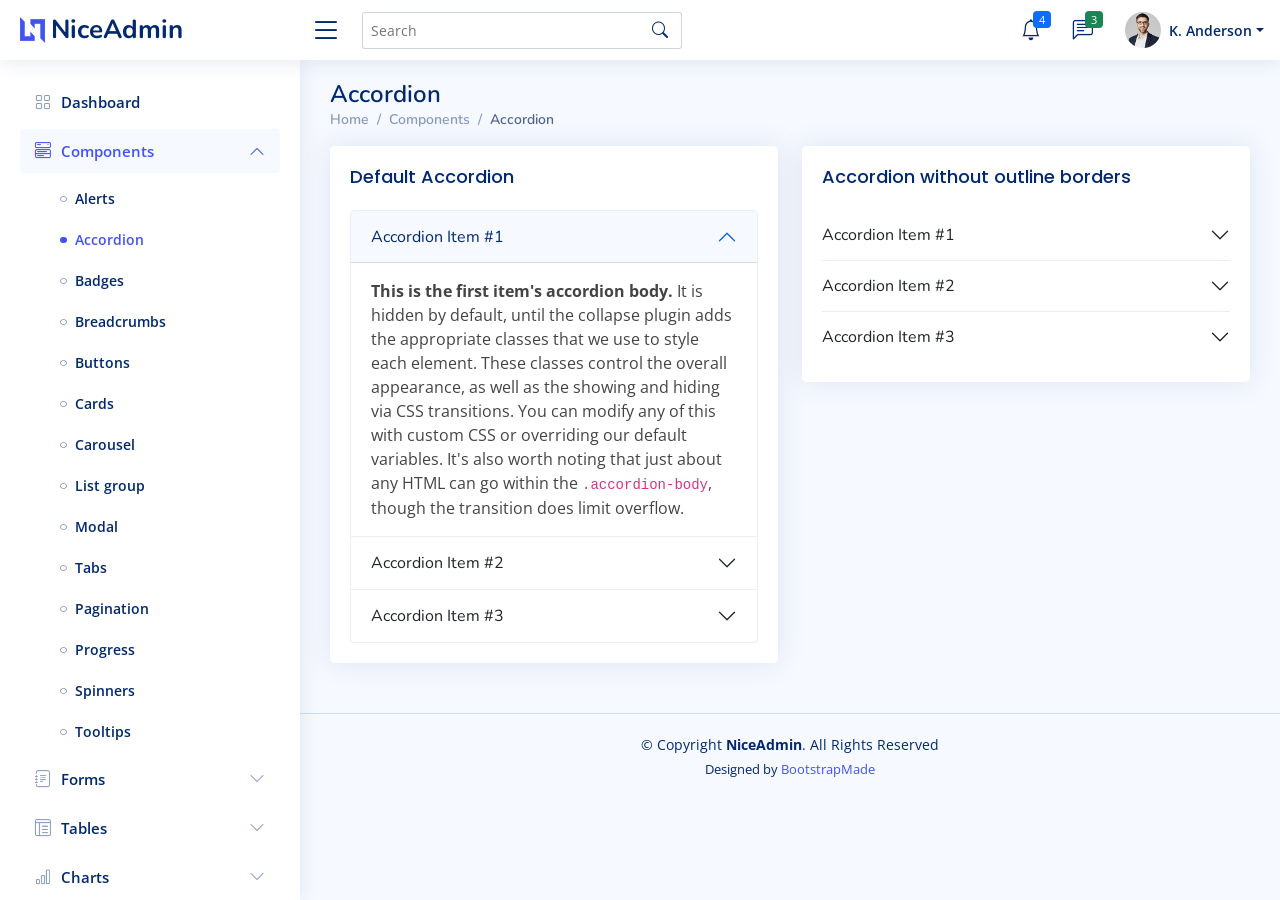
<file: ProjeS/Admin/components-accordion.html>
<!DOCTYPE html>
<html lang="en">

<head>
  <meta charset="utf-8">
  <meta content="width=device-width, initial-scale=1.0" name="viewport">

  <title>Components / Accordion - NiceAdmin Bootstrap Template</title>
  <meta content="" name="description">
  <meta content="" name="keywords">

  <!-- Favicons -->
  <link href="assets/img/favicon.png" rel="icon">
  <link href="assets/img/apple-touch-icon.png" rel="apple-touch-icon">

  <!-- Google Fonts -->
  <link href="https://fonts.gstatic.com" rel="preconnect">
  <link href="https://fonts.googleapis.com/css?family=Open+Sans:300,300i,400,400i,600,600i,700,700i|Nunito:300,300i,400,400i,600,600i,700,700i|Poppins:300,300i,400,400i,500,500i,600,600i,700,700i" rel="stylesheet">

  <!-- Vendor CSS Files -->
  <link href="assets/vendor/bootstrap/css/bootstrap.min.css" rel="stylesheet">
  <link href="assets/vendor/bootstrap-icons/bootstrap-icons.css" rel="stylesheet">
  <link href="assets/vendor/remixicon/remixicon.css" rel="stylesheet">
  <link href="assets/vendor/boxicons/css/boxicons.min.css" rel="stylesheet">
  <link href="assets/vendor/quill/quill.snow.css" rel="stylesheet">
  <link href="assets/vendor/quill/quill.bubble.css" rel="stylesheet">
  <link href="assets/vendor/simple-datatables/style.css" rel="stylesheet">

  <!-- Template Main CSS File -->
  <link href="assets/css/style.css" rel="stylesheet">

  <!-- =======================================================
  * Template Name: NiceAdmin - v2.1.0
  * Template URL: https://bootstrapmade.com/nice-admin-bootstrap-admin-html-template/
  * Author: BootstrapMade.com
  * License: https://bootstrapmade.com/license/
  ======================================================== -->
</head>

<body>

  <!-- ======= Header ======= -->
  <header id="header" class="header fixed-top d-flex align-items-center">

    <div class="d-flex align-items-center justify-content-between">
      <a href="index.html" class="logo d-flex align-items-center">
        <img src="assets/img/logo.png" alt="">
        <span class="d-none d-lg-block">NiceAdmin</span>
      </a>
      <i class="bi bi-list toggle-sidebar-btn"></i>
    </div><!-- End Logo -->

    <div class="search-bar">
      <form class="search-form d-flex align-items-center" method="POST" action="#">
        <input type="text" name="query" placeholder="Search" title="Enter search keyword">
        <button type="submit" title="Search"><i class="bi bi-search"></i></button>
      </form>
    </div><!-- End Search Bar -->

    <nav class="header-nav ms-auto">
      <ul class="d-flex align-items-center">

        <li class="nav-item d-block d-lg-none">
          <a class="nav-link nav-icon search-bar-toggle " href="#">
            <i class="bi bi-search"></i>
          </a>
        </li><!-- End Search Icon-->

        <li class="nav-item dropdown">

          <a class="nav-link nav-icon" href="#" data-bs-toggle="dropdown">
            <i class="bi bi-bell"></i>
            <span class="badge bg-primary badge-number">4</span>
          </a><!-- End Notification Icon -->

          <ul class="dropdown-menu dropdown-menu-end dropdown-menu-arrow notifications">
            <li class="dropdown-header">
              You have 4 new notifications
              <a href="#"><span class="badge rounded-pill bg-primary p-2 ms-2">View all</span></a>
            </li>
            <li>
              <hr class="dropdown-divider">
            </li>

            <li class="notification-item">
              <i class="bi bi-exclamation-circle text-warning"></i>
              <div>
                <h4>Lorem Ipsum</h4>
                <p>Quae dolorem earum veritatis oditseno</p>
                <p>30 min. ago</p>
              </div>
            </li>

            <li>
              <hr class="dropdown-divider">
            </li>

            <li class="notification-item">
              <i class="bi bi-x-circle text-danger"></i>
              <div>
                <h4>Atque rerum nesciunt</h4>
                <p>Quae dolorem earum veritatis oditseno</p>
                <p>1 hr. ago</p>
              </div>
            </li>

            <li>
              <hr class="dropdown-divider">
            </li>

            <li class="notification-item">
              <i class="bi bi-check-circle text-success"></i>
              <div>
                <h4>Sit rerum fuga</h4>
                <p>Quae dolorem earum veritatis oditseno</p>
                <p>2 hrs. ago</p>
              </div>
            </li>

            <li>
              <hr class="dropdown-divider">
            </li>

            <li class="notification-item">
              <i class="bi bi-info-circle text-primary"></i>
              <div>
                <h4>Dicta reprehenderit</h4>
                <p>Quae dolorem earum veritatis oditseno</p>
                <p>4 hrs. ago</p>
              </div>
            </li>

            <li>
              <hr class="dropdown-divider">
            </li>
            <li class="dropdown-footer">
              <a href="#">Show all notifications</a>
            </li>

          </ul><!-- End Notification Dropdown Items -->

        </li><!-- End Notification Nav -->

        <li class="nav-item dropdown">

          <a class="nav-link nav-icon" href="#" data-bs-toggle="dropdown">
            <i class="bi bi-chat-left-text"></i>
            <span class="badge bg-success badge-number">3</span>
          </a><!-- End Messages Icon -->

          <ul class="dropdown-menu dropdown-menu-end dropdown-menu-arrow messages">
            <li class="dropdown-header">
              You have 3 new messages
              <a href="#"><span class="badge rounded-pill bg-primary p-2 ms-2">View all</span></a>
            </li>
            <li>
              <hr class="dropdown-divider">
            </li>

            <li class="message-item">
              <a href="#">
                <img src="assets/img/messages-1.jpg" alt="" class="rounded-circle">
                <div>
                  <h4>Maria Hudson</h4>
                  <p>Velit asperiores et ducimus soluta repudiandae labore officia est ut...</p>
                  <p>4 hrs. ago</p>
                </div>
              </a>
            </li>
            <li>
              <hr class="dropdown-divider">
            </li>

            <li class="message-item">
              <a href="#">
                <img src="assets/img/messages-2.jpg" alt="" class="rounded-circle">
                <div>
                  <h4>Anna Nelson</h4>
                  <p>Velit asperiores et ducimus soluta repudiandae labore officia est ut...</p>
                  <p>6 hrs. ago</p>
                </div>
              </a>
            </li>
            <li>
              <hr class="dropdown-divider">
            </li>

            <li class="message-item">
              <a href="#">
                <img src="assets/img/messages-3.jpg" alt="" class="rounded-circle">
                <div>
                  <h4>David Muldon</h4>
                  <p>Velit asperiores et ducimus soluta repudiandae labore officia est ut...</p>
                  <p>8 hrs. ago</p>
                </div>
              </a>
            </li>
            <li>
              <hr class="dropdown-divider">
            </li>

            <li class="dropdown-footer">
              <a href="#">Show all messages</a>
            </li>

          </ul><!-- End Messages Dropdown Items -->

        </li><!-- End Messages Nav -->

        <li class="nav-item dropdown pe-3">

          <a class="nav-link nav-profile d-flex align-items-center pe-0" href="#" data-bs-toggle="dropdown">
            <img src="assets/img/profile-img.jpg" alt="Profile" class="rounded-circle">
            <span class="d-none d-md-block dropdown-toggle ps-2">K. Anderson</span>
          </a><!-- End Profile Iamge Icon -->

          <ul class="dropdown-menu dropdown-menu-end dropdown-menu-arrow profile">
            <li class="dropdown-header">
              <h6>Kevin Anderson</h6>
              <span>Web Designer</span>
            </li>
            <li>
              <hr class="dropdown-divider">
            </li>

            <li>
              <a class="dropdown-item d-flex align-items-center" href="users-profile.html">
                <i class="bi bi-person"></i>
                <span>My Profile</span>
              </a>
            </li>
            <li>
              <hr class="dropdown-divider">
            </li>

            <li>
              <a class="dropdown-item d-flex align-items-center" href="users-profile.html">
                <i class="bi bi-gear"></i>
                <span>Account Settings</span>
              </a>
            </li>
            <li>
              <hr class="dropdown-divider">
            </li>

            <li>
              <a class="dropdown-item d-flex align-items-center" href="pages-faq.html">
                <i class="bi bi-question-circle"></i>
                <span>Need Help?</span>
              </a>
            </li>
            <li>
              <hr class="dropdown-divider">
            </li>

            <li>
              <a class="dropdown-item d-flex align-items-center" href="#">
                <i class="bi bi-box-arrow-right"></i>
                <span>Sign Out</span>
              </a>
            </li>

          </ul><!-- End Profile Dropdown Items -->
        </li><!-- End Profile Nav -->

      </ul>
    </nav><!-- End Icons Navigation -->

  </header><!-- End Header -->

  <!-- ======= Sidebar ======= -->
  <aside id="sidebar" class="sidebar">

    <ul class="sidebar-nav" id="sidebar-nav">

      <li class="nav-item">
        <a class="nav-link collapsed" href="index.html">
          <i class="bi bi-grid"></i>
          <span>Dashboard</span>
        </a>
      </li><!-- End Dashboard Nav -->

      <li class="nav-item">
        <a class="nav-link " data-bs-target="#components-nav" data-bs-toggle="collapse" href="#">
          <i class="bi bi-menu-button-wide"></i><span>Components</span><i class="bi bi-chevron-down ms-auto"></i>
        </a>
        <ul id="components-nav" class="nav-content collapse show" data-bs-parent="#sidebar-nav">
          <li>
            <a href="components-alerts.html">
              <i class="bi bi-circle"></i><span>Alerts</span>
            </a>
          </li>
          <li>
            <a href="components-accordion.html" class="active">
              <i class="bi bi-circle"></i><span>Accordion</span>
            </a>
          </li>
          <li>
            <a href="components-badges.html">
              <i class="bi bi-circle"></i><span>Badges</span>
            </a>
          </li>
          <li>
            <a href="components-breadcrumbs.html">
              <i class="bi bi-circle"></i><span>Breadcrumbs</span>
            </a>
          </li>
          <li>
            <a href="components-buttons.html">
              <i class="bi bi-circle"></i><span>Buttons</span>
            </a>
          </li>
          <li>
            <a href="components-cards.html">
              <i class="bi bi-circle"></i><span>Cards</span>
            </a>
          </li>
          <li>
            <a href="components-carousel.html">
              <i class="bi bi-circle"></i><span>Carousel</span>
            </a>
          </li>
          <li>
            <a href="components-list-group.html">
              <i class="bi bi-circle"></i><span>List group</span>
            </a>
          </li>
          <li>
            <a href="components-modal.html">
              <i class="bi bi-circle"></i><span>Modal</span>
            </a>
          </li>
          <li>
            <a href="components-tabs.html">
              <i class="bi bi-circle"></i><span>Tabs</span>
            </a>
          </li>
          <li>
            <a href="components-pagination.html">
              <i class="bi bi-circle"></i><span>Pagination</span>
            </a>
          </li>
          <li>
            <a href="components-progress.html">
              <i class="bi bi-circle"></i><span>Progress</span>
            </a>
          </li>
          <li>
            <a href="components-spinners.html">
              <i class="bi bi-circle"></i><span>Spinners</span>
            </a>
          </li>
          <li>
            <a href="components-tooltips.html">
              <i class="bi bi-circle"></i><span>Tooltips</span>
            </a>
          </li>
        </ul>
      </li><!-- End Components Nav -->

      <li class="nav-item">
        <a class="nav-link collapsed" data-bs-target="#forms-nav" data-bs-toggle="collapse" href="#">
          <i class="bi bi-journal-text"></i><span>Forms</span><i class="bi bi-chevron-down ms-auto"></i>
        </a>
        <ul id="forms-nav" class="nav-content collapse " data-bs-parent="#sidebar-nav">
          <li>
            <a href="forms-elements.html">
              <i class="bi bi-circle"></i><span>Form Elements</span>
            </a>
          </li>
          <li>
            <a href="forms-layouts.html">
              <i class="bi bi-circle"></i><span>Form Layouts</span>
            </a>
          </li>
          <li>
            <a href="forms-editors.html">
              <i class="bi bi-circle"></i><span>Form Editors</span>
            </a>
          </li>
          <li>
            <a href="forms-validation.html">
              <i class="bi bi-circle"></i><span>Form Validation</span>
            </a>
          </li>
        </ul>
      </li><!-- End Forms Nav -->

      <li class="nav-item">
        <a class="nav-link collapsed" data-bs-target="#tables-nav" data-bs-toggle="collapse" href="#">
          <i class="bi bi-layout-text-window-reverse"></i><span>Tables</span><i class="bi bi-chevron-down ms-auto"></i>
        </a>
        <ul id="tables-nav" class="nav-content collapse " data-bs-parent="#sidebar-nav">
          <li>
            <a href="tables-general.html">
              <i class="bi bi-circle"></i><span>General Tables</span>
            </a>
          </li>
          <li>
            <a href="tables-data.html">
              <i class="bi bi-circle"></i><span>Data Tables</span>
            </a>
          </li>
        </ul>
      </li><!-- End Tables Nav -->

      <li class="nav-item">
        <a class="nav-link collapsed" data-bs-target="#charts-nav" data-bs-toggle="collapse" href="#">
          <i class="bi bi-bar-chart"></i><span>Charts</span><i class="bi bi-chevron-down ms-auto"></i>
        </a>
        <ul id="charts-nav" class="nav-content collapse " data-bs-parent="#sidebar-nav">
          <li>
            <a href="charts-chartjs.html">
              <i class="bi bi-circle"></i><span>Chart.js</span>
            </a>
          </li>
          <li>
            <a href="charts-apexcharts.html">
              <i class="bi bi-circle"></i><span>ApexCharts</span>
            </a>
          </li>
          <li>
            <a href="charts-echarts.html">
              <i class="bi bi-circle"></i><span>ECharts</span>
            </a>
          </li>
        </ul>
      </li><!-- End Charts Nav -->

      <li class="nav-item">
        <a class="nav-link collapsed" data-bs-target="#icons-nav" data-bs-toggle="collapse" href="#">
          <i class="bi bi-gem"></i><span>Icons</span><i class="bi bi-chevron-down ms-auto"></i>
        </a>
        <ul id="icons-nav" class="nav-content collapse " data-bs-parent="#sidebar-nav">
          <li>
            <a href="icons-bootstrap.html">
              <i class="bi bi-circle"></i><span>Bootstrap Icons</span>
            </a>
          </li>
          <li>
            <a href="icons-remix.html">
              <i class="bi bi-circle"></i><span>Remix Icons</span>
            </a>
          </li>
          <li>
            <a href="icons-boxicons.html">
              <i class="bi bi-circle"></i><span>Boxicons</span>
            </a>
          </li>
        </ul>
      </li><!-- End Icons Nav -->

      <li class="nav-heading">Pages</li>

      <li class="nav-item">
        <a class="nav-link collapsed" href="users-profile.html">
          <i class="bi bi-person"></i>
          <span>Profile</span>
        </a>
      </li><!-- End Profile Page Nav -->

      <li class="nav-item">
        <a class="nav-link collapsed" href="pages-faq.html">
          <i class="bi bi-question-circle"></i>
          <span>F.A.Q</span>
        </a>
      </li><!-- End F.A.Q Page Nav -->

      <li class="nav-item">
        <a class="nav-link collapsed" href="pages-contact.html">
          <i class="bi bi-envelope"></i>
          <span>Contact</span>
        </a>
      </li><!-- End Contact Page Nav -->

      <li class="nav-item">
        <a class="nav-link collapsed" href="pages-register.html">
          <i class="bi bi-card-list"></i>
          <span>Register</span>
        </a>
      </li><!-- End Register Page Nav -->

      <li class="nav-item">
        <a class="nav-link collapsed" href="pages-login.html">
          <i class="bi bi-box-arrow-in-right"></i>
          <span>Login</span>
        </a>
      </li><!-- End Login Page Nav -->

      <li class="nav-item">
        <a class="nav-link collapsed" href="pages-error-404.html">
          <i class="bi bi-dash-circle"></i>
          <span>Error 404</span>
        </a>
      </li><!-- End Error 404 Page Nav -->

      <li class="nav-item">
        <a class="nav-link collapsed" href="pages-blank.html">
          <i class="bi bi-file-earmark"></i>
          <span>Blank</span>
        </a>
      </li><!-- End Blank Page Nav -->

    </ul>

  </aside><!-- End Sidebar-->

  <main id="main" class="main">

    <div class="pagetitle">
      <h1>Accordion</h1>
      <nav>
        <ol class="breadcrumb">
          <li class="breadcrumb-item"><a href="index.html">Home</a></li>
          <li class="breadcrumb-item">Components</li>
          <li class="breadcrumb-item active">Accordion</li>
        </ol>
      </nav>
    </div><!-- End Page Title -->

    <section class="section">
      <div class="row">
        <div class="col-lg-6">

          <div class="card">
            <div class="card-body">
              <h5 class="card-title">Default Accordion</h5>

              <!-- Default Accordion -->
              <div class="accordion" id="accordionExample">
                <div class="accordion-item">
                  <h2 class="accordion-header" id="headingOne">
                    <button class="accordion-button" type="button" data-bs-toggle="collapse" data-bs-target="#collapseOne" aria-expanded="true" aria-controls="collapseOne">
                      Accordion Item #1
                    </button>
                  </h2>
                  <div id="collapseOne" class="accordion-collapse collapse show" aria-labelledby="headingOne" data-bs-parent="#accordionExample">
                    <div class="accordion-body">
                      <strong>This is the first item's accordion body.</strong> It is hidden by default, until the collapse plugin adds the appropriate classes that we use to style each element. These classes control the overall appearance, as well as the showing and hiding via CSS transitions. You can modify any of this with custom CSS or overriding our default variables. It's also worth noting that just about any HTML can go within the <code>.accordion-body</code>, though the transition does limit overflow.
                    </div>
                  </div>
                </div>
                <div class="accordion-item">
                  <h2 class="accordion-header" id="headingTwo">
                    <button class="accordion-button collapsed" type="button" data-bs-toggle="collapse" data-bs-target="#collapseTwo" aria-expanded="false" aria-controls="collapseTwo">
                      Accordion Item #2
                    </button>
                  </h2>
                  <div id="collapseTwo" class="accordion-collapse collapse" aria-labelledby="headingTwo" data-bs-parent="#accordionExample">
                    <div class="accordion-body">
                      <strong>This is the second item's accordion body.</strong> It is hidden by default, until the collapse plugin adds the appropriate classes that we use to style each element. These classes control the overall appearance, as well as the showing and hiding via CSS transitions. You can modify any of this with custom CSS or overriding our default variables. It's also worth noting that just about any HTML can go within the <code>.accordion-body</code>, though the transition does limit overflow.
                    </div>
                  </div>
                </div>
                <div class="accordion-item">
                  <h2 class="accordion-header" id="headingThree">
                    <button class="accordion-button collapsed" type="button" data-bs-toggle="collapse" data-bs-target="#collapseThree" aria-expanded="false" aria-controls="collapseThree">
                      Accordion Item #3
                    </button>
                  </h2>
                  <div id="collapseThree" class="accordion-collapse collapse" aria-labelledby="headingThree" data-bs-parent="#accordionExample">
                    <div class="accordion-body">
                      <strong>This is the third item's accordion body.</strong> It is hidden by default, until the collapse plugin adds the appropriate classes that we use to style each element. These classes control the overall appearance, as well as the showing and hiding via CSS transitions. You can modify any of this with custom CSS or overriding our default variables. It's also worth noting that just about any HTML can go within the <code>.accordion-body</code>, though the transition does limit overflow.
                    </div>
                  </div>
                </div>
              </div><!-- End Default Accordion Example -->

            </div>
          </div>

        </div>

        <div class="col-lg-6">

          <div class="card">
            <div class="card-body">
              <h5 class="card-title">Accordion without outline borders</h5>

              <!-- Accordion without outline borders -->
              <div class="accordion accordion-flush" id="accordionFlushExample">
                <div class="accordion-item">
                  <h2 class="accordion-header" id="flush-headingOne">
                    <button class="accordion-button collapsed" type="button" data-bs-toggle="collapse" data-bs-target="#flush-collapseOne" aria-expanded="false" aria-controls="flush-collapseOne">
                      Accordion Item #1
                    </button>
                  </h2>
                  <div id="flush-collapseOne" class="accordion-collapse collapse" aria-labelledby="flush-headingOne" data-bs-parent="#accordionFlushExample">
                    <div class="accordion-body">Placeholder content for this accordion, which is intended to demonstrate the <code>.accordion-flush</code> class. This is the first item's accordion body.</div>
                  </div>
                </div>
                <div class="accordion-item">
                  <h2 class="accordion-header" id="flush-headingTwo">
                    <button class="accordion-button collapsed" type="button" data-bs-toggle="collapse" data-bs-target="#flush-collapseTwo" aria-expanded="false" aria-controls="flush-collapseTwo">
                      Accordion Item #2
                    </button>
                  </h2>
                  <div id="flush-collapseTwo" class="accordion-collapse collapse" aria-labelledby="flush-headingTwo" data-bs-parent="#accordionFlushExample">
                    <div class="accordion-body">Placeholder content for this accordion, which is intended to demonstrate the <code>.accordion-flush</code> class. This is the second item's accordion body. Let's imagine this being filled with some actual content.</div>
                  </div>
                </div>
                <div class="accordion-item">
                  <h2 class="accordion-header" id="flush-headingThree">
                    <button class="accordion-button collapsed" type="button" data-bs-toggle="collapse" data-bs-target="#flush-collapseThree" aria-expanded="false" aria-controls="flush-collapseThree">
                      Accordion Item #3
                    </button>
                  </h2>
                  <div id="flush-collapseThree" class="accordion-collapse collapse" aria-labelledby="flush-headingThree" data-bs-parent="#accordionFlushExample">
                    <div class="accordion-body">Placeholder content for this accordion, which is intended to demonstrate the <code>.accordion-flush</code> class. This is the third item's accordion body. Nothing more exciting happening here in terms of content, but just filling up the space to make it look, at least at first glance, a bit more representative of how this would look in a real-world application.</div>
                  </div>
                </div>
              </div><!-- End Accordion without outline borders -->

            </div>
          </div>

        </div>
      </div>
    </section>

  </main><!-- End #main -->

  <!-- ======= Footer ======= -->
  <footer id="footer" class="footer">
    <div class="copyright">
      &copy; Copyright <strong><span>NiceAdmin</span></strong>. All Rights Reserved
    </div>
    <div class="credits">
      <!-- All the links in the footer should remain intact. -->
      <!-- You can delete the links only if you purchased the pro version. -->
      <!-- Licensing information: https://bootstrapmade.com/license/ -->
      <!-- Purchase the pro version with working PHP/AJAX contact form: https://bootstrapmade.com/nice-admin-bootstrap-admin-html-template/ -->
      Designed by <a href="https://bootstrapmade.com/">BootstrapMade</a>
    </div>
  </footer><!-- End Footer -->

  <a href="#" class="back-to-top d-flex align-items-center justify-content-center"><i class="bi bi-arrow-up-short"></i></a>

  <!-- Vendor JS Files -->
  <script src="assets/vendor/bootstrap/js/bootstrap.bundle.js"></script>
  <script src="assets/vendor/php-email-form/validate.js"></script>
  <script src="assets/vendor/quill/quill.min.js"></script>
  <script src="assets/vendor/tinymce/tinymce.min.js"></script>
  <script src="assets/vendor/simple-datatables/simple-datatables.js"></script>
  <script src="assets/vendor/chart.js/chart.min.js"></script>
  <script src="assets/vendor/apexcharts/apexcharts.min.js"></script>
  <script src="assets/vendor/echarts/echarts.min.js"></script>

  <!-- Template Main JS File -->
  <script src="assets/js/main.js"></script>

</body>

</html>
</file>
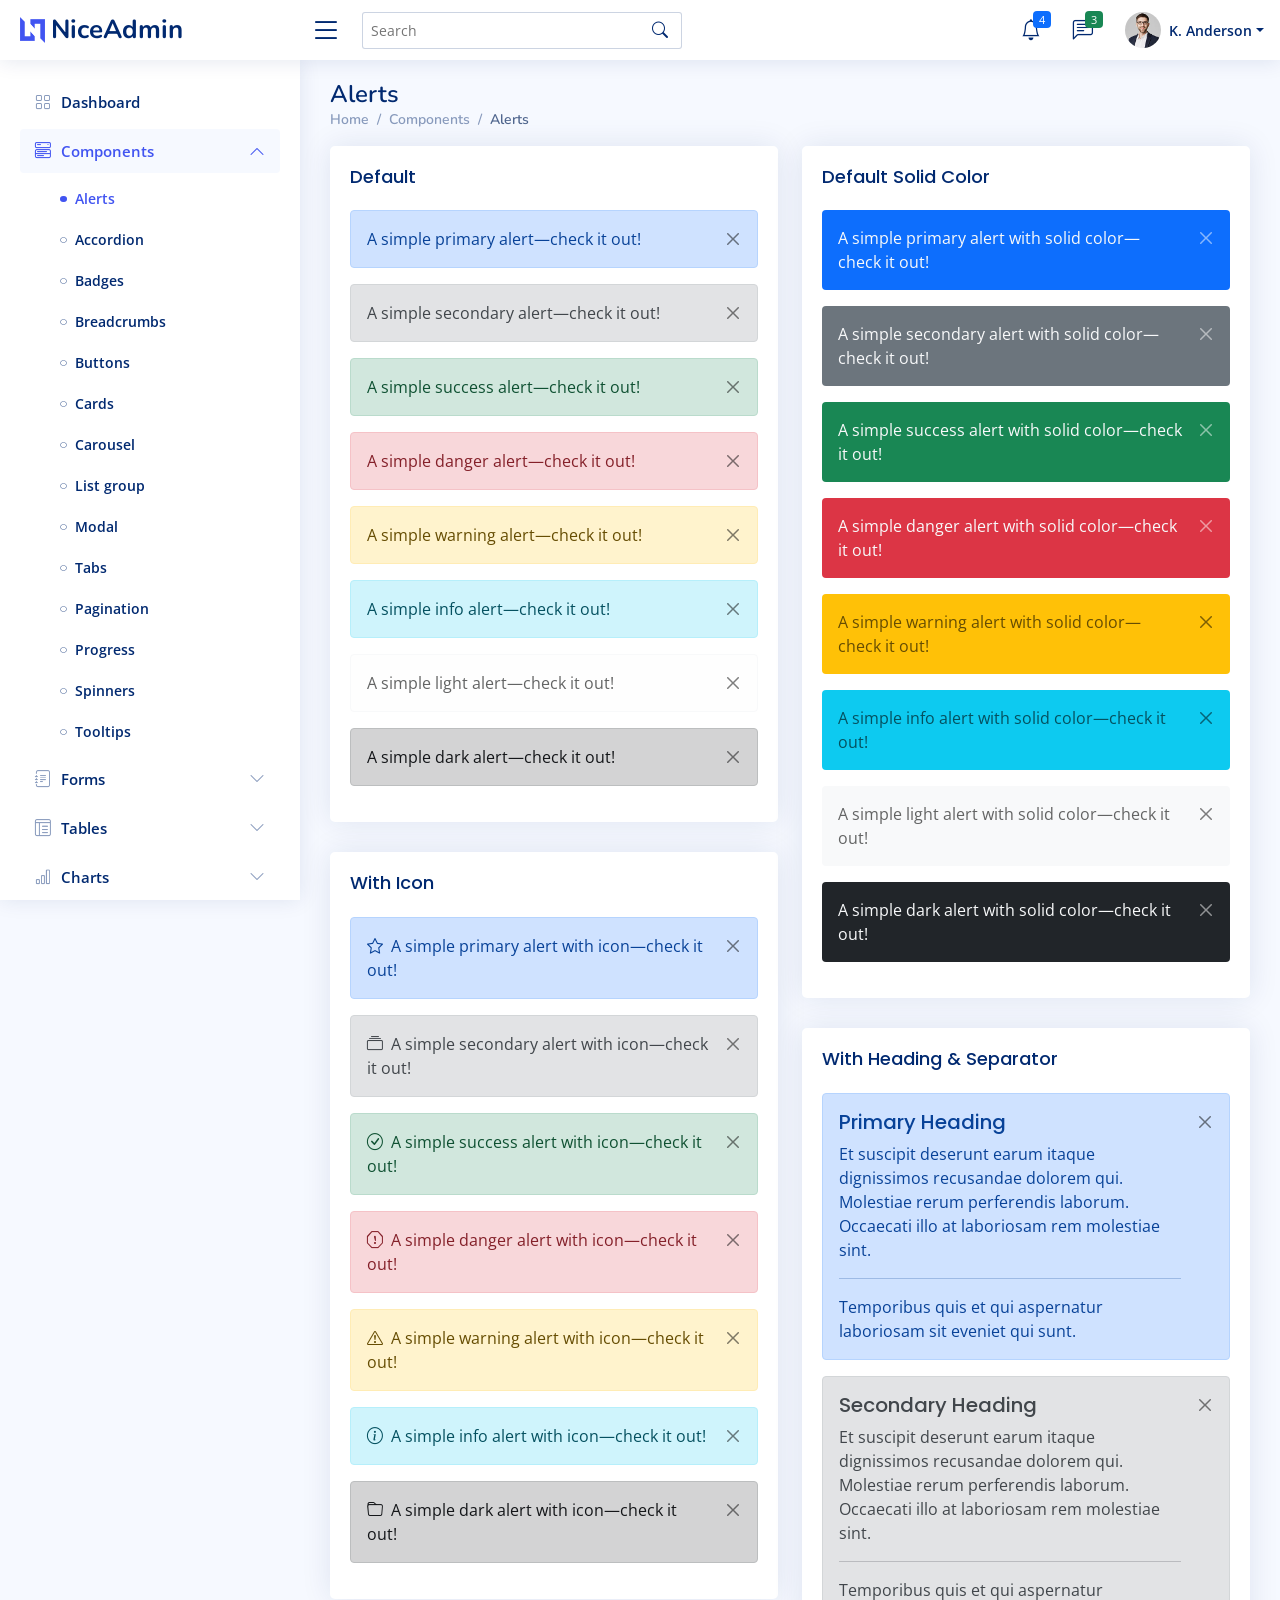
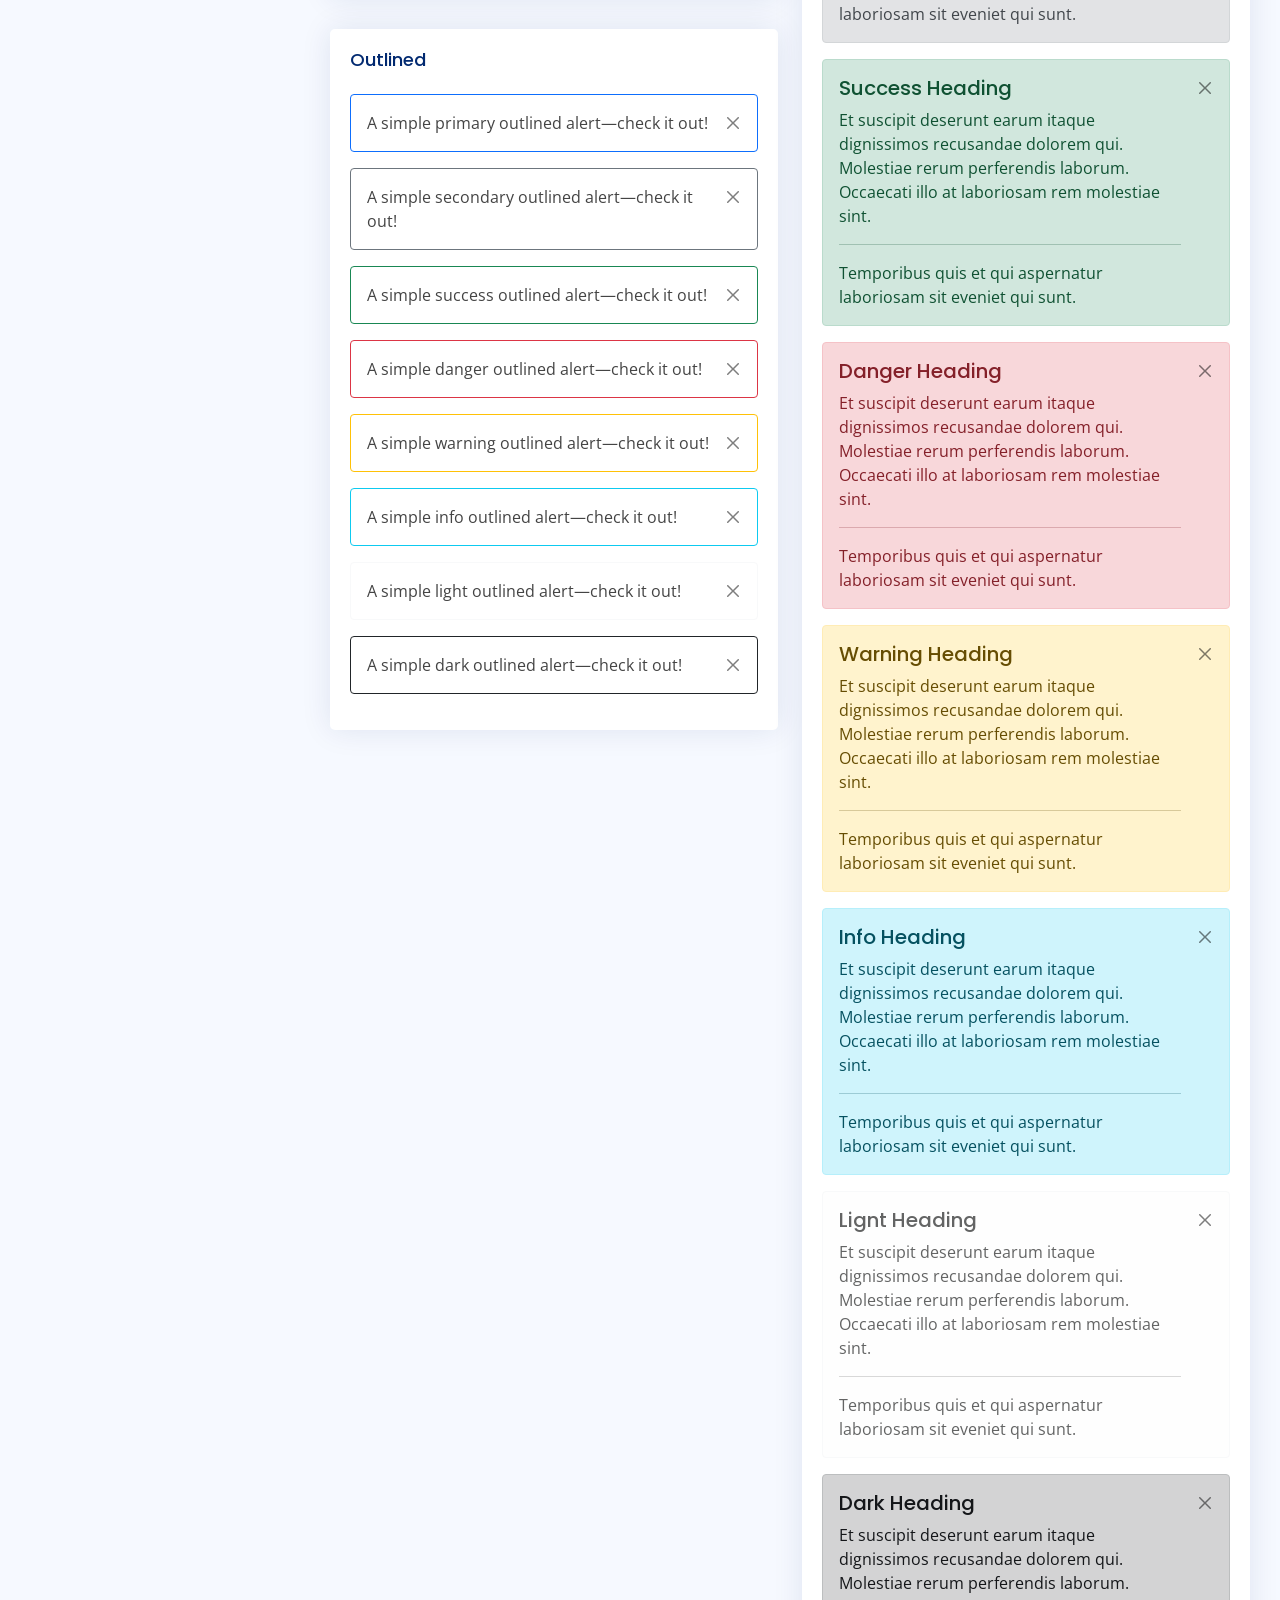
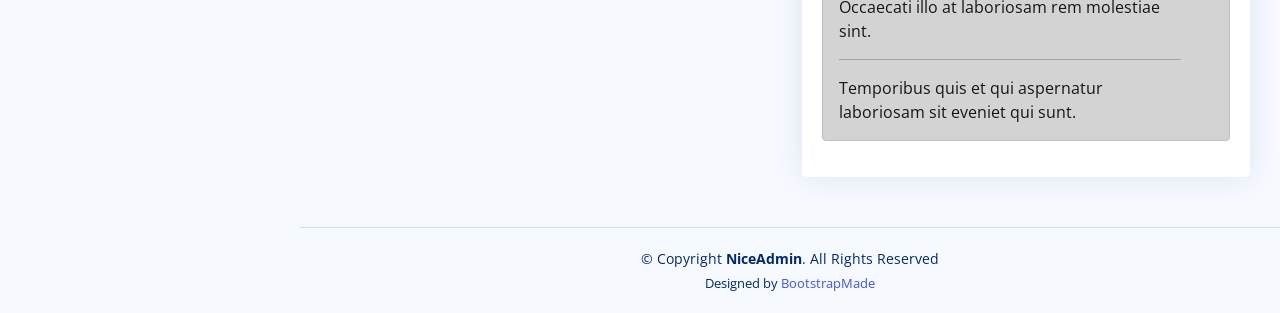
<file: ProjeS/Admin/components-alerts.html>
<!DOCTYPE html>
<html lang="en">

<head>
  <meta charset="utf-8">
  <meta content="width=device-width, initial-scale=1.0" name="viewport">

  <title>Components / Alerts - NiceAdmin Bootstrap Template</title>
  <meta content="" name="description">
  <meta content="" name="keywords">

  <!-- Favicons -->
  <link href="assets/img/favicon.png" rel="icon">
  <link href="assets/img/apple-touch-icon.png" rel="apple-touch-icon">

  <!-- Google Fonts -->
  <link href="https://fonts.gstatic.com" rel="preconnect">
  <link href="https://fonts.googleapis.com/css?family=Open+Sans:300,300i,400,400i,600,600i,700,700i|Nunito:300,300i,400,400i,600,600i,700,700i|Poppins:300,300i,400,400i,500,500i,600,600i,700,700i" rel="stylesheet">

  <!-- Vendor CSS Files -->
  <link href="assets/vendor/bootstrap/css/bootstrap.min.css" rel="stylesheet">
  <link href="assets/vendor/bootstrap-icons/bootstrap-icons.css" rel="stylesheet">
  <link href="assets/vendor/remixicon/remixicon.css" rel="stylesheet">
  <link href="assets/vendor/boxicons/css/boxicons.min.css" rel="stylesheet">
  <link href="assets/vendor/quill/quill.snow.css" rel="stylesheet">
  <link href="assets/vendor/quill/quill.bubble.css" rel="stylesheet">
  <link href="assets/vendor/simple-datatables/style.css" rel="stylesheet">

  <!-- Template Main CSS File -->
  <link href="assets/css/style.css" rel="stylesheet">

  <!-- =======================================================
  * Template Name: NiceAdmin - v2.1.0
  * Template URL: https://bootstrapmade.com/nice-admin-bootstrap-admin-html-template/
  * Author: BootstrapMade.com
  * License: https://bootstrapmade.com/license/
  ======================================================== -->
</head>

<body>

  <!-- ======= Header ======= -->
  <header id="header" class="header fixed-top d-flex align-items-center">

    <div class="d-flex align-items-center justify-content-between">
      <a href="index.html" class="logo d-flex align-items-center">
        <img src="assets/img/logo.png" alt="">
        <span class="d-none d-lg-block">NiceAdmin</span>
      </a>
      <i class="bi bi-list toggle-sidebar-btn"></i>
    </div><!-- End Logo -->

    <div class="search-bar">
      <form class="search-form d-flex align-items-center" method="POST" action="#">
        <input type="text" name="query" placeholder="Search" title="Enter search keyword">
        <button type="submit" title="Search"><i class="bi bi-search"></i></button>
      </form>
    </div><!-- End Search Bar -->

    <nav class="header-nav ms-auto">
      <ul class="d-flex align-items-center">

        <li class="nav-item d-block d-lg-none">
          <a class="nav-link nav-icon search-bar-toggle " href="#">
            <i class="bi bi-search"></i>
          </a>
        </li><!-- End Search Icon-->

        <li class="nav-item dropdown">

          <a class="nav-link nav-icon" href="#" data-bs-toggle="dropdown">
            <i class="bi bi-bell"></i>
            <span class="badge bg-primary badge-number">4</span>
          </a><!-- End Notification Icon -->

          <ul class="dropdown-menu dropdown-menu-end dropdown-menu-arrow notifications">
            <li class="dropdown-header">
              You have 4 new notifications
              <a href="#"><span class="badge rounded-pill bg-primary p-2 ms-2">View all</span></a>
            </li>
            <li>
              <hr class="dropdown-divider">
            </li>

            <li class="notification-item">
              <i class="bi bi-exclamation-circle text-warning"></i>
              <div>
                <h4>Lorem Ipsum</h4>
                <p>Quae dolorem earum veritatis oditseno</p>
                <p>30 min. ago</p>
              </div>
            </li>

            <li>
              <hr class="dropdown-divider">
            </li>

            <li class="notification-item">
              <i class="bi bi-x-circle text-danger"></i>
              <div>
                <h4>Atque rerum nesciunt</h4>
                <p>Quae dolorem earum veritatis oditseno</p>
                <p>1 hr. ago</p>
              </div>
            </li>

            <li>
              <hr class="dropdown-divider">
            </li>

            <li class="notification-item">
              <i class="bi bi-check-circle text-success"></i>
              <div>
                <h4>Sit rerum fuga</h4>
                <p>Quae dolorem earum veritatis oditseno</p>
                <p>2 hrs. ago</p>
              </div>
            </li>

            <li>
              <hr class="dropdown-divider">
            </li>

            <li class="notification-item">
              <i class="bi bi-info-circle text-primary"></i>
              <div>
                <h4>Dicta reprehenderit</h4>
                <p>Quae dolorem earum veritatis oditseno</p>
                <p>4 hrs. ago</p>
              </div>
            </li>

            <li>
              <hr class="dropdown-divider">
            </li>
            <li class="dropdown-footer">
              <a href="#">Show all notifications</a>
            </li>

          </ul><!-- End Notification Dropdown Items -->

        </li><!-- End Notification Nav -->

        <li class="nav-item dropdown">

          <a class="nav-link nav-icon" href="#" data-bs-toggle="dropdown">
            <i class="bi bi-chat-left-text"></i>
            <span class="badge bg-success badge-number">3</span>
          </a><!-- End Messages Icon -->

          <ul class="dropdown-menu dropdown-menu-end dropdown-menu-arrow messages">
            <li class="dropdown-header">
              You have 3 new messages
              <a href="#"><span class="badge rounded-pill bg-primary p-2 ms-2">View all</span></a>
            </li>
            <li>
              <hr class="dropdown-divider">
            </li>

            <li class="message-item">
              <a href="#">
                <img src="assets/img/messages-1.jpg" alt="" class="rounded-circle">
                <div>
                  <h4>Maria Hudson</h4>
                  <p>Velit asperiores et ducimus soluta repudiandae labore officia est ut...</p>
                  <p>4 hrs. ago</p>
                </div>
              </a>
            </li>
            <li>
              <hr class="dropdown-divider">
            </li>

            <li class="message-item">
              <a href="#">
                <img src="assets/img/messages-2.jpg" alt="" class="rounded-circle">
                <div>
                  <h4>Anna Nelson</h4>
                  <p>Velit asperiores et ducimus soluta repudiandae labore officia est ut...</p>
                  <p>6 hrs. ago</p>
                </div>
              </a>
            </li>
            <li>
              <hr class="dropdown-divider">
            </li>

            <li class="message-item">
              <a href="#">
                <img src="assets/img/messages-3.jpg" alt="" class="rounded-circle">
                <div>
                  <h4>David Muldon</h4>
                  <p>Velit asperiores et ducimus soluta repudiandae labore officia est ut...</p>
                  <p>8 hrs. ago</p>
                </div>
              </a>
            </li>
            <li>
              <hr class="dropdown-divider">
            </li>

            <li class="dropdown-footer">
              <a href="#">Show all messages</a>
            </li>

          </ul><!-- End Messages Dropdown Items -->

        </li><!-- End Messages Nav -->

        <li class="nav-item dropdown pe-3">

          <a class="nav-link nav-profile d-flex align-items-center pe-0" href="#" data-bs-toggle="dropdown">
            <img src="assets/img/profile-img.jpg" alt="Profile" class="rounded-circle">
            <span class="d-none d-md-block dropdown-toggle ps-2">K. Anderson</span>
          </a><!-- End Profile Iamge Icon -->

          <ul class="dropdown-menu dropdown-menu-end dropdown-menu-arrow profile">
            <li class="dropdown-header">
              <h6>Kevin Anderson</h6>
              <span>Web Designer</span>
            </li>
            <li>
              <hr class="dropdown-divider">
            </li>

            <li>
              <a class="dropdown-item d-flex align-items-center" href="users-profile.html">
                <i class="bi bi-person"></i>
                <span>My Profile</span>
              </a>
            </li>
            <li>
              <hr class="dropdown-divider">
            </li>

            <li>
              <a class="dropdown-item d-flex align-items-center" href="users-profile.html">
                <i class="bi bi-gear"></i>
                <span>Account Settings</span>
              </a>
            </li>
            <li>
              <hr class="dropdown-divider">
            </li>

            <li>
              <a class="dropdown-item d-flex align-items-center" href="pages-faq.html">
                <i class="bi bi-question-circle"></i>
                <span>Need Help?</span>
              </a>
            </li>
            <li>
              <hr class="dropdown-divider">
            </li>

            <li>
              <a class="dropdown-item d-flex align-items-center" href="#">
                <i class="bi bi-box-arrow-right"></i>
                <span>Sign Out</span>
              </a>
            </li>

          </ul><!-- End Profile Dropdown Items -->
        </li><!-- End Profile Nav -->

      </ul>
    </nav><!-- End Icons Navigation -->

  </header><!-- End Header -->

  <!-- ======= Sidebar ======= -->
  <aside id="sidebar" class="sidebar">

    <ul class="sidebar-nav" id="sidebar-nav">

      <li class="nav-item">
        <a class="nav-link collapsed" href="index.html">
          <i class="bi bi-grid"></i>
          <span>Dashboard</span>
        </a>
      </li><!-- End Dashboard Nav -->

      <li class="nav-item">
        <a class="nav-link " data-bs-target="#components-nav" data-bs-toggle="collapse" href="#">
          <i class="bi bi-menu-button-wide"></i><span>Components</span><i class="bi bi-chevron-down ms-auto"></i>
        </a>
        <ul id="components-nav" class="nav-content collapse show" data-bs-parent="#sidebar-nav">
          <li>
            <a href="components-alerts.html" class="active">
              <i class="bi bi-circle"></i><span>Alerts</span>
            </a>
          </li>
          <li>
            <a href="components-accordion.html">
              <i class="bi bi-circle"></i><span>Accordion</span>
            </a>
          </li>
          <li>
            <a href="components-badges.html">
              <i class="bi bi-circle"></i><span>Badges</span>
            </a>
          </li>
          <li>
            <a href="components-breadcrumbs.html">
              <i class="bi bi-circle"></i><span>Breadcrumbs</span>
            </a>
          </li>
          <li>
            <a href="components-buttons.html">
              <i class="bi bi-circle"></i><span>Buttons</span>
            </a>
          </li>
          <li>
            <a href="components-cards.html">
              <i class="bi bi-circle"></i><span>Cards</span>
            </a>
          </li>
          <li>
            <a href="components-carousel.html">
              <i class="bi bi-circle"></i><span>Carousel</span>
            </a>
          </li>
          <li>
            <a href="components-list-group.html">
              <i class="bi bi-circle"></i><span>List group</span>
            </a>
          </li>
          <li>
            <a href="components-modal.html">
              <i class="bi bi-circle"></i><span>Modal</span>
            </a>
          </li>
          <li>
            <a href="components-tabs.html">
              <i class="bi bi-circle"></i><span>Tabs</span>
            </a>
          </li>
          <li>
            <a href="components-pagination.html">
              <i class="bi bi-circle"></i><span>Pagination</span>
            </a>
          </li>
          <li>
            <a href="components-progress.html">
              <i class="bi bi-circle"></i><span>Progress</span>
            </a>
          </li>
          <li>
            <a href="components-spinners.html">
              <i class="bi bi-circle"></i><span>Spinners</span>
            </a>
          </li>
          <li>
            <a href="components-tooltips.html">
              <i class="bi bi-circle"></i><span>Tooltips</span>
            </a>
          </li>
        </ul>
      </li><!-- End Components Nav -->

      <li class="nav-item">
        <a class="nav-link collapsed" data-bs-target="#forms-nav" data-bs-toggle="collapse" href="#">
          <i class="bi bi-journal-text"></i><span>Forms</span><i class="bi bi-chevron-down ms-auto"></i>
        </a>
        <ul id="forms-nav" class="nav-content collapse " data-bs-parent="#sidebar-nav">
          <li>
            <a href="forms-elements.html">
              <i class="bi bi-circle"></i><span>Form Elements</span>
            </a>
          </li>
          <li>
            <a href="forms-layouts.html">
              <i class="bi bi-circle"></i><span>Form Layouts</span>
            </a>
          </li>
          <li>
            <a href="forms-editors.html">
              <i class="bi bi-circle"></i><span>Form Editors</span>
            </a>
          </li>
          <li>
            <a href="forms-validation.html">
              <i class="bi bi-circle"></i><span>Form Validation</span>
            </a>
          </li>
        </ul>
      </li><!-- End Forms Nav -->

      <li class="nav-item">
        <a class="nav-link collapsed" data-bs-target="#tables-nav" data-bs-toggle="collapse" href="#">
          <i class="bi bi-layout-text-window-reverse"></i><span>Tables</span><i class="bi bi-chevron-down ms-auto"></i>
        </a>
        <ul id="tables-nav" class="nav-content collapse " data-bs-parent="#sidebar-nav">
          <li>
            <a href="tables-general.html">
              <i class="bi bi-circle"></i><span>General Tables</span>
            </a>
          </li>
          <li>
            <a href="tables-data.html">
              <i class="bi bi-circle"></i><span>Data Tables</span>
            </a>
          </li>
        </ul>
      </li><!-- End Tables Nav -->

      <li class="nav-item">
        <a class="nav-link collapsed" data-bs-target="#charts-nav" data-bs-toggle="collapse" href="#">
          <i class="bi bi-bar-chart"></i><span>Charts</span><i class="bi bi-chevron-down ms-auto"></i>
        </a>
        <ul id="charts-nav" class="nav-content collapse " data-bs-parent="#sidebar-nav">
          <li>
            <a href="charts-chartjs.html">
              <i class="bi bi-circle"></i><span>Chart.js</span>
            </a>
          </li>
          <li>
            <a href="charts-apexcharts.html">
              <i class="bi bi-circle"></i><span>ApexCharts</span>
            </a>
          </li>
          <li>
            <a href="charts-echarts.html">
              <i class="bi bi-circle"></i><span>ECharts</span>
            </a>
          </li>
        </ul>
      </li><!-- End Charts Nav -->

      <li class="nav-item">
        <a class="nav-link collapsed" data-bs-target="#icons-nav" data-bs-toggle="collapse" href="#">
          <i class="bi bi-gem"></i><span>Icons</span><i class="bi bi-chevron-down ms-auto"></i>
        </a>
        <ul id="icons-nav" class="nav-content collapse " data-bs-parent="#sidebar-nav">
          <li>
            <a href="icons-bootstrap.html">
              <i class="bi bi-circle"></i><span>Bootstrap Icons</span>
            </a>
          </li>
          <li>
            <a href="icons-remix.html">
              <i class="bi bi-circle"></i><span>Remix Icons</span>
            </a>
          </li>
          <li>
            <a href="icons-boxicons.html">
              <i class="bi bi-circle"></i><span>Boxicons</span>
            </a>
          </li>
        </ul>
      </li><!-- End Icons Nav -->

      <li class="nav-heading">Pages</li>

      <li class="nav-item">
        <a class="nav-link collapsed" href="users-profile.html">
          <i class="bi bi-person"></i>
          <span>Profile</span>
        </a>
      </li><!-- End Profile Page Nav -->

      <li class="nav-item">
        <a class="nav-link collapsed" href="pages-faq.html">
          <i class="bi bi-question-circle"></i>
          <span>F.A.Q</span>
        </a>
      </li><!-- End F.A.Q Page Nav -->

      <li class="nav-item">
        <a class="nav-link collapsed" href="pages-contact.html">
          <i class="bi bi-envelope"></i>
          <span>Contact</span>
        </a>
      </li><!-- End Contact Page Nav -->

      <li class="nav-item">
        <a class="nav-link collapsed" href="pages-register.html">
          <i class="bi bi-card-list"></i>
          <span>Register</span>
        </a>
      </li><!-- End Register Page Nav -->

      <li class="nav-item">
        <a class="nav-link collapsed" href="pages-login.html">
          <i class="bi bi-box-arrow-in-right"></i>
          <span>Login</span>
        </a>
      </li><!-- End Login Page Nav -->

      <li class="nav-item">
        <a class="nav-link collapsed" href="pages-error-404.html">
          <i class="bi bi-dash-circle"></i>
          <span>Error 404</span>
        </a>
      </li><!-- End Error 404 Page Nav -->

      <li class="nav-item">
        <a class="nav-link collapsed" href="pages-blank.html">
          <i class="bi bi-file-earmark"></i>
          <span>Blank</span>
        </a>
      </li><!-- End Blank Page Nav -->

    </ul>

  </aside><!-- End Sidebar-->

  <main id="main" class="main">

    <div class="pagetitle">
      <h1>Alerts</h1>
      <nav>
        <ol class="breadcrumb">
          <li class="breadcrumb-item"><a href="index.html">Home</a></li>
          <li class="breadcrumb-item">Components</li>
          <li class="breadcrumb-item active">Alerts</li>
        </ol>
      </nav>
    </div><!-- End Page Title -->

    <section class="section">
      <div class="row">
        <div class="col-lg-6">

          <div class="card">
            <div class="card-body">

              <h5 class="card-title">Default</h5>

              <div class="alert alert-primary alert-dismissible fade show" role="alert">
                A simple primary alert—check it out!
                <button type="button" class="btn-close" data-bs-dismiss="alert" aria-label="Close"></button>
              </div>

              <div class="alert alert-secondary alert-dismissible fade show" role="alert">
                A simple secondary alert—check it out!
                <button type="button" class="btn-close" data-bs-dismiss="alert" aria-label="Close"></button>
              </div>

              <div class="alert alert-success alert-dismissible fade show" role="alert">
                A simple success alert—check it out!
                <button type="button" class="btn-close" data-bs-dismiss="alert" aria-label="Close"></button>
              </div>

              <div class="alert alert-danger alert-dismissible fade show" role="alert">
                A simple danger alert—check it out!
                <button type="button" class="btn-close" data-bs-dismiss="alert" aria-label="Close"></button>
              </div>

              <div class="alert alert-warning alert-dismissible fade show" role="alert">
                A simple warning alert—check it out!
                <button type="button" class="btn-close" data-bs-dismiss="alert" aria-label="Close"></button>
              </div>

              <div class="alert alert-info alert-dismissible fade show" role="alert">
                A simple info alert—check it out!
                <button type="button" class="btn-close" data-bs-dismiss="alert" aria-label="Close"></button>
              </div>

              <div class="alert alert-light border-light alert-dismissible fade show" role="alert">
                A simple light alert—check it out!
                <button type="button" class="btn-close" data-bs-dismiss="alert" aria-label="Close"></button>
              </div>

              <div class="alert alert-dark alert-dismissible fade show" role="alert">
                A simple dark alert—check it out!
                <button type="button" class="btn-close" data-bs-dismiss="alert" aria-label="Close"></button>
              </div>

            </div>
          </div>

          <div class="card">
            <div class="card-body">
              <h5 class="card-title">With Icon</h5>

              <div class="alert alert-primary alert-dismissible fade show" role="alert">
                <i class="bi bi-star me-1"></i>
                A simple primary alert with icon—check it out!
                <button type="button" class="btn-close" data-bs-dismiss="alert" aria-label="Close"></button>
              </div>

              <div class="alert alert-secondary alert-dismissible fade show" role="alert">
                <i class="bi bi-collection me-1"></i>
                A simple secondary alert with icon—check it out!
                <button type="button" class="btn-close" data-bs-dismiss="alert" aria-label="Close"></button>
              </div>

              <div class="alert alert-success alert-dismissible fade show" role="alert">
                <i class="bi bi-check-circle me-1"></i>
                A simple success alert with icon—check it out!
                <button type="button" class="btn-close" data-bs-dismiss="alert" aria-label="Close"></button>
              </div>

              <div class="alert alert-danger alert-dismissible fade show" role="alert">
                <i class="bi bi-exclamation-octagon me-1"></i>
                A simple danger alert with icon—check it out!
                <button type="button" class="btn-close" data-bs-dismiss="alert" aria-label="Close"></button>
              </div>

              <div class="alert alert-warning alert-dismissible fade show" role="alert">
                <i class="bi bi-exclamation-triangle me-1"></i>
                A simple warning alert with icon—check it out!
                <button type="button" class="btn-close" data-bs-dismiss="alert" aria-label="Close"></button>
              </div>

              <div class="alert alert-info alert-dismissible fade show" role="alert">
                <i class="bi bi-info-circle me-1"></i>
                A simple info alert with icon—check it out!
                <button type="button" class="btn-close" data-bs-dismiss="alert" aria-label="Close"></button>
              </div>

              <div class="alert alert-dark alert-dismissible fade show" role="alert">
                <i class="bi bi-folder me-1"></i>
                A simple dark alert with icon—check it out!
                <button type="button" class="btn-close" data-bs-dismiss="alert" aria-label="Close"></button>
              </div>

            </div>
          </div>

          <div class="card">
            <div class="card-body">
              <h5 class="card-title">Outlined</h5>

              <div class="alert border-primary alert-dismissible fade show" role="alert">
                A simple primary outlined alert—check it out!
                <button type="button" class="btn-close" data-bs-dismiss="alert" aria-label="Close"></button>
              </div>

              <div class="alert border-secondary alert-dismissible fade show" role="alert">
                A simple secondary outlined alert—check it out!
                <button type="button" class="btn-close" data-bs-dismiss="alert" aria-label="Close"></button>
              </div>

              <div class="alert border-success alert-dismissible fade show" role="alert">
                A simple success outlined alert—check it out!
                <button type="button" class="btn-close" data-bs-dismiss="alert" aria-label="Close"></button>
              </div>

              <div class="alert border-danger alert-dismissible fade show" role="alert">
                A simple danger outlined alert—check it out!
                <button type="button" class="btn-close" data-bs-dismiss="alert" aria-label="Close"></button>
              </div>

              <div class="alert border-warning alert-dismissible fade show" role="alert">
                A simple warning outlined alert—check it out!
                <button type="button" class="btn-close" data-bs-dismiss="alert" aria-label="Close"></button>
              </div>

              <div class="alert border-info alert-dismissible fade show" role="alert">
                A simple info outlined alert—check it out!
                <button type="button" class="btn-close" data-bs-dismiss="alert" aria-label="Close"></button>
              </div>

              <div class="alert border-light alert-dismissible fade show" role="alert">
                A simple light outlined alert—check it out!
                <button type="button" class="btn-close" data-bs-dismiss="alert" aria-label="Close"></button>
              </div>

              <div class="alert border-dark alert-dismissible fade show" role="alert">
                A simple dark outlined alert—check it out!
                <button type="button" class="btn-close" data-bs-dismiss="alert" aria-label="Close"></button>
              </div>

            </div>
          </div>

        </div>

        <div class="col-lg-6">

          <div class="card">
            <div class="card-body">
              <h5 class="card-title">Default Solid Color</h5>

              <div class="alert alert-primary bg-primary text-light border-0 alert-dismissible fade show" role="alert">
                A simple primary alert with solid color—check it out!
                <button type="button" class="btn-close btn-close-white" data-bs-dismiss="alert" aria-label="Close"></button>
              </div>

              <div class="alert alert-secondary bg-secondary text-light border-0 alert-dismissible fade show" role="alert">
                A simple secondary alert with solid color—check it out!
                <button type="button" class="btn-close btn-close-white" data-bs-dismiss="alert" aria-label="Close"></button>
              </div>

              <div class="alert alert-success bg-success text-light border-0 alert-dismissible fade show" role="alert">
                A simple success alert with solid color—check it out!
                <button type="button" class="btn-close btn-close-white" data-bs-dismiss="alert" aria-label="Close"></button>
              </div>

              <div class="alert alert-danger bg-danger text-light border-0 alert-dismissible fade show" role="alert">
                A simple danger alert with solid color—check it out!
                <button type="button" class="btn-close btn-close-white" data-bs-dismiss="alert" aria-label="Close"></button>
              </div>

              <div class="alert alert-warning bg-warning border-0 alert-dismissible fade show" role="alert">
                A simple warning alert with solid color—check it out!
                <button type="button" class="btn-close" data-bs-dismiss="alert" aria-label="Close"></button>
              </div>

              <div class="alert alert-info bg-info border-0 alert-dismissible fade show" role="alert">
                A simple info alert with solid color—check it out!
                <button type="button" class="btn-close" data-bs-dismiss="alert" aria-label="Close"></button>
              </div>

              <div class="alert alert-light bg-light border-0 alert-dismissible fade show" role="alert">
                A simple light alert with solid color—check it out!
                <button type="button" class="btn-close" data-bs-dismiss="alert" aria-label="Close"></button>
              </div>

              <div class="alert alert-dark bg-dark text-light border-0 alert-dismissible fade show" role="alert">
                A simple dark alert with solid color—check it out!
                <button type="button" class="btn-close btn-close-white" data-bs-dismiss="alert" aria-label="Close"></button>
              </div>

            </div>
          </div>

          <div class="card">
            <div class="card-body">
              <h5 class="card-title">With Heading &amp Separator</h5>

              <div class="alert alert-primary alert-dismissible fade show" role="alert">
                <h4 class="alert-heading">Primary Heading</h4>
                <p>Et suscipit deserunt earum itaque dignissimos recusandae dolorem qui. Molestiae rerum perferendis laborum. Occaecati illo at laboriosam rem molestiae sint.</p>
                <hr>
                <p class="mb-0">Temporibus quis et qui aspernatur laboriosam sit eveniet qui sunt.</p>
                <button type="button" class="btn-close" data-bs-dismiss="alert" aria-label="Close"></button>
              </div>

              <div class="alert alert-secondary alert-dismissible fade show" role="alert">
                <h4 class="alert-heading">Secondary Heading</h4>
                <p>Et suscipit deserunt earum itaque dignissimos recusandae dolorem qui. Molestiae rerum perferendis laborum. Occaecati illo at laboriosam rem molestiae sint.</p>
                <hr>
                <p class="mb-0">Temporibus quis et qui aspernatur laboriosam sit eveniet qui sunt.</p>
                <button type="button" class="btn-close" data-bs-dismiss="alert" aria-label="Close"></button>
              </div>

              <div class="alert alert-success alert-dismissible fade show" role="alert">
                <h4 class="alert-heading">Success Heading</h4>
                <p>Et suscipit deserunt earum itaque dignissimos recusandae dolorem qui. Molestiae rerum perferendis laborum. Occaecati illo at laboriosam rem molestiae sint.</p>
                <hr>
                <p class="mb-0">Temporibus quis et qui aspernatur laboriosam sit eveniet qui sunt.</p>
                <button type="button" class="btn-close" data-bs-dismiss="alert" aria-label="Close"></button>
              </div>

              <div class="alert alert-danger alert-dismissible fade show" role="alert">
                <h4 class="alert-heading">Danger Heading</h4>
                <p>Et suscipit deserunt earum itaque dignissimos recusandae dolorem qui. Molestiae rerum perferendis laborum. Occaecati illo at laboriosam rem molestiae sint.</p>
                <hr>
                <p class="mb-0">Temporibus quis et qui aspernatur laboriosam sit eveniet qui sunt.</p>
                <button type="button" class="btn-close" data-bs-dismiss="alert" aria-label="Close"></button>
              </div>

              <div class="alert alert-warning  alert-dismissible fade show" role="alert">
                <h4 class="alert-heading">Warning Heading</h4>
                <p>Et suscipit deserunt earum itaque dignissimos recusandae dolorem qui. Molestiae rerum perferendis laborum. Occaecati illo at laboriosam rem molestiae sint.</p>
                <hr>
                <p class="mb-0">Temporibus quis et qui aspernatur laboriosam sit eveniet qui sunt.</p>
                <button type="button" class="btn-close" data-bs-dismiss="alert" aria-label="Close"></button>
              </div>

              <div class="alert alert-info  alert-dismissible fade show" role="alert">
                <h4 class="alert-heading">Info Heading</h4>
                <p>Et suscipit deserunt earum itaque dignissimos recusandae dolorem qui. Molestiae rerum perferendis laborum. Occaecati illo at laboriosam rem molestiae sint.</p>
                <hr>
                <p class="mb-0">Temporibus quis et qui aspernatur laboriosam sit eveniet qui sunt.</p>
                <button type="button" class="btn-close" data-bs-dismiss="alert" aria-label="Close"></button>
              </div>

              <div class="alert alert-light border-light alert-dismissible fade show" role="alert">
                <h4 class="alert-heading">Lignt Heading</h4>
                <p>Et suscipit deserunt earum itaque dignissimos recusandae dolorem qui. Molestiae rerum perferendis laborum. Occaecati illo at laboriosam rem molestiae sint.</p>
                <hr>
                <p class="mb-0">Temporibus quis et qui aspernatur laboriosam sit eveniet qui sunt.</p>
                <button type="button" class="btn-close" data-bs-dismiss="alert" aria-label="Close"></button>
              </div>

              <div class="alert alert-dark  alert-dismissible fade show" role="alert">
                <h4 class="alert-heading">Dark Heading</h4>
                <p>Et suscipit deserunt earum itaque dignissimos recusandae dolorem qui. Molestiae rerum perferendis laborum. Occaecati illo at laboriosam rem molestiae sint.</p>
                <hr>
                <p class="mb-0">Temporibus quis et qui aspernatur laboriosam sit eveniet qui sunt.</p>
                <button type="button" class="btn-close" data-bs-dismiss="alert" aria-label="Close"></button>
              </div>

            </div>
          </div>
        </div>
      </div>
    </section>

  </main><!-- End #main -->

  <!-- ======= Footer ======= -->
  <footer id="footer" class="footer">
    <div class="copyright">
      &copy; Copyright <strong><span>NiceAdmin</span></strong>. All Rights Reserved
    </div>
    <div class="credits">
      <!-- All the links in the footer should remain intact. -->
      <!-- You can delete the links only if you purchased the pro version. -->
      <!-- Licensing information: https://bootstrapmade.com/license/ -->
      <!-- Purchase the pro version with working PHP/AJAX contact form: https://bootstrapmade.com/nice-admin-bootstrap-admin-html-template/ -->
      Designed by <a href="https://bootstrapmade.com/">BootstrapMade</a>
    </div>
  </footer><!-- End Footer -->

  <a href="#" class="back-to-top d-flex align-items-center justify-content-center"><i class="bi bi-arrow-up-short"></i></a>

  <!-- Vendor JS Files -->
  <script src="assets/vendor/bootstrap/js/bootstrap.bundle.js"></script>
  <script src="assets/vendor/php-email-form/validate.js"></script>
  <script src="assets/vendor/quill/quill.min.js"></script>
  <script src="assets/vendor/tinymce/tinymce.min.js"></script>
  <script src="assets/vendor/simple-datatables/simple-datatables.js"></script>
  <script src="assets/vendor/chart.js/chart.min.js"></script>
  <script src="assets/vendor/apexcharts/apexcharts.min.js"></script>
  <script src="assets/vendor/echarts/echarts.min.js"></script>

  <!-- Template Main JS File -->
  <script src="assets/js/main.js"></script>

</body>

</html>
</file>
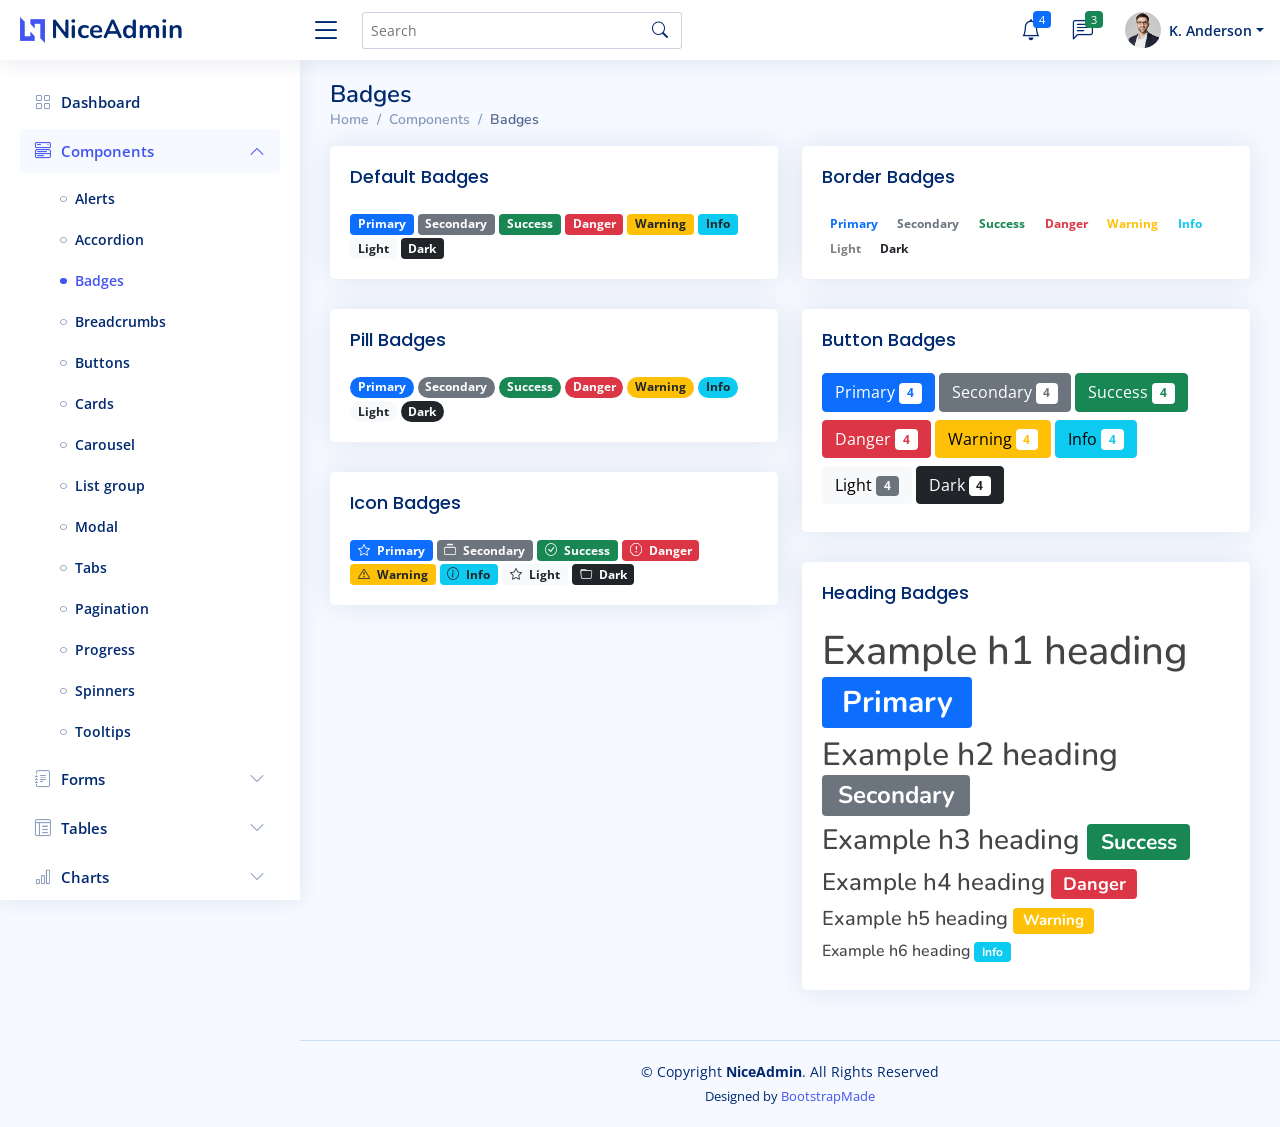
<file: ProjeS/Admin/components-badges.html>
<!DOCTYPE html>
<html lang="en">

<head>
  <meta charset="utf-8">
  <meta content="width=device-width, initial-scale=1.0" name="viewport">

  <title>Components / Badges - NiceAdmin Bootstrap Template</title>
  <meta content="" name="description">
  <meta content="" name="keywords">

  <!-- Favicons -->
  <link href="assets/img/favicon.png" rel="icon">
  <link href="assets/img/apple-touch-icon.png" rel="apple-touch-icon">

  <!-- Google Fonts -->
  <link href="https://fonts.gstatic.com" rel="preconnect">
  <link href="https://fonts.googleapis.com/css?family=Open+Sans:300,300i,400,400i,600,600i,700,700i|Nunito:300,300i,400,400i,600,600i,700,700i|Poppins:300,300i,400,400i,500,500i,600,600i,700,700i" rel="stylesheet">

  <!-- Vendor CSS Files -->
  <link href="assets/vendor/bootstrap/css/bootstrap.min.css" rel="stylesheet">
  <link href="assets/vendor/bootstrap-icons/bootstrap-icons.css" rel="stylesheet">
  <link href="assets/vendor/remixicon/remixicon.css" rel="stylesheet">
  <link href="assets/vendor/boxicons/css/boxicons.min.css" rel="stylesheet">
  <link href="assets/vendor/quill/quill.snow.css" rel="stylesheet">
  <link href="assets/vendor/quill/quill.bubble.css" rel="stylesheet">
  <link href="assets/vendor/simple-datatables/style.css" rel="stylesheet">

  <!-- Template Main CSS File -->
  <link href="assets/css/style.css" rel="stylesheet">

  <!-- =======================================================
  * Template Name: NiceAdmin - v2.1.0
  * Template URL: https://bootstrapmade.com/nice-admin-bootstrap-admin-html-template/
  * Author: BootstrapMade.com
  * License: https://bootstrapmade.com/license/
  ======================================================== -->
</head>

<body>

  <!-- ======= Header ======= -->
  <header id="header" class="header fixed-top d-flex align-items-center">

    <div class="d-flex align-items-center justify-content-between">
      <a href="index.html" class="logo d-flex align-items-center">
        <img src="assets/img/logo.png" alt="">
        <span class="d-none d-lg-block">NiceAdmin</span>
      </a>
      <i class="bi bi-list toggle-sidebar-btn"></i>
    </div><!-- End Logo -->

    <div class="search-bar">
      <form class="search-form d-flex align-items-center" method="POST" action="#">
        <input type="text" name="query" placeholder="Search" title="Enter search keyword">
        <button type="submit" title="Search"><i class="bi bi-search"></i></button>
      </form>
    </div><!-- End Search Bar -->

    <nav class="header-nav ms-auto">
      <ul class="d-flex align-items-center">

        <li class="nav-item d-block d-lg-none">
          <a class="nav-link nav-icon search-bar-toggle " href="#">
            <i class="bi bi-search"></i>
          </a>
        </li><!-- End Search Icon-->

        <li class="nav-item dropdown">

          <a class="nav-link nav-icon" href="#" data-bs-toggle="dropdown">
            <i class="bi bi-bell"></i>
            <span class="badge bg-primary badge-number">4</span>
          </a><!-- End Notification Icon -->

          <ul class="dropdown-menu dropdown-menu-end dropdown-menu-arrow notifications">
            <li class="dropdown-header">
              You have 4 new notifications
              <a href="#"><span class="badge rounded-pill bg-primary p-2 ms-2">View all</span></a>
            </li>
            <li>
              <hr class="dropdown-divider">
            </li>

            <li class="notification-item">
              <i class="bi bi-exclamation-circle text-warning"></i>
              <div>
                <h4>Lorem Ipsum</h4>
                <p>Quae dolorem earum veritatis oditseno</p>
                <p>30 min. ago</p>
              </div>
            </li>

            <li>
              <hr class="dropdown-divider">
            </li>

            <li class="notification-item">
              <i class="bi bi-x-circle text-danger"></i>
              <div>
                <h4>Atque rerum nesciunt</h4>
                <p>Quae dolorem earum veritatis oditseno</p>
                <p>1 hr. ago</p>
              </div>
            </li>

            <li>
              <hr class="dropdown-divider">
            </li>

            <li class="notification-item">
              <i class="bi bi-check-circle text-success"></i>
              <div>
                <h4>Sit rerum fuga</h4>
                <p>Quae dolorem earum veritatis oditseno</p>
                <p>2 hrs. ago</p>
              </div>
            </li>

            <li>
              <hr class="dropdown-divider">
            </li>

            <li class="notification-item">
              <i class="bi bi-info-circle text-primary"></i>
              <div>
                <h4>Dicta reprehenderit</h4>
                <p>Quae dolorem earum veritatis oditseno</p>
                <p>4 hrs. ago</p>
              </div>
            </li>

            <li>
              <hr class="dropdown-divider">
            </li>
            <li class="dropdown-footer">
              <a href="#">Show all notifications</a>
            </li>

          </ul><!-- End Notification Dropdown Items -->

        </li><!-- End Notification Nav -->

        <li class="nav-item dropdown">

          <a class="nav-link nav-icon" href="#" data-bs-toggle="dropdown">
            <i class="bi bi-chat-left-text"></i>
            <span class="badge bg-success badge-number">3</span>
          </a><!-- End Messages Icon -->

          <ul class="dropdown-menu dropdown-menu-end dropdown-menu-arrow messages">
            <li class="dropdown-header">
              You have 3 new messages
              <a href="#"><span class="badge rounded-pill bg-primary p-2 ms-2">View all</span></a>
            </li>
            <li>
              <hr class="dropdown-divider">
            </li>

            <li class="message-item">
              <a href="#">
                <img src="assets/img/messages-1.jpg" alt="" class="rounded-circle">
                <div>
                  <h4>Maria Hudson</h4>
                  <p>Velit asperiores et ducimus soluta repudiandae labore officia est ut...</p>
                  <p>4 hrs. ago</p>
                </div>
              </a>
            </li>
            <li>
              <hr class="dropdown-divider">
            </li>

            <li class="message-item">
              <a href="#">
                <img src="assets/img/messages-2.jpg" alt="" class="rounded-circle">
                <div>
                  <h4>Anna Nelson</h4>
                  <p>Velit asperiores et ducimus soluta repudiandae labore officia est ut...</p>
                  <p>6 hrs. ago</p>
                </div>
              </a>
            </li>
            <li>
              <hr class="dropdown-divider">
            </li>

            <li class="message-item">
              <a href="#">
                <img src="assets/img/messages-3.jpg" alt="" class="rounded-circle">
                <div>
                  <h4>David Muldon</h4>
                  <p>Velit asperiores et ducimus soluta repudiandae labore officia est ut...</p>
                  <p>8 hrs. ago</p>
                </div>
              </a>
            </li>
            <li>
              <hr class="dropdown-divider">
            </li>

            <li class="dropdown-footer">
              <a href="#">Show all messages</a>
            </li>

          </ul><!-- End Messages Dropdown Items -->

        </li><!-- End Messages Nav -->

        <li class="nav-item dropdown pe-3">

          <a class="nav-link nav-profile d-flex align-items-center pe-0" href="#" data-bs-toggle="dropdown">
            <img src="assets/img/profile-img.jpg" alt="Profile" class="rounded-circle">
            <span class="d-none d-md-block dropdown-toggle ps-2">K. Anderson</span>
          </a><!-- End Profile Iamge Icon -->

          <ul class="dropdown-menu dropdown-menu-end dropdown-menu-arrow profile">
            <li class="dropdown-header">
              <h6>Kevin Anderson</h6>
              <span>Web Designer</span>
            </li>
            <li>
              <hr class="dropdown-divider">
            </li>

            <li>
              <a class="dropdown-item d-flex align-items-center" href="users-profile.html">
                <i class="bi bi-person"></i>
                <span>My Profile</span>
              </a>
            </li>
            <li>
              <hr class="dropdown-divider">
            </li>

            <li>
              <a class="dropdown-item d-flex align-items-center" href="users-profile.html">
                <i class="bi bi-gear"></i>
                <span>Account Settings</span>
              </a>
            </li>
            <li>
              <hr class="dropdown-divider">
            </li>

            <li>
              <a class="dropdown-item d-flex align-items-center" href="pages-faq.html">
                <i class="bi bi-question-circle"></i>
                <span>Need Help?</span>
              </a>
            </li>
            <li>
              <hr class="dropdown-divider">
            </li>

            <li>
              <a class="dropdown-item d-flex align-items-center" href="#">
                <i class="bi bi-box-arrow-right"></i>
                <span>Sign Out</span>
              </a>
            </li>

          </ul><!-- End Profile Dropdown Items -->
        </li><!-- End Profile Nav -->

      </ul>
    </nav><!-- End Icons Navigation -->

  </header><!-- End Header -->

  <!-- ======= Sidebar ======= -->
  <aside id="sidebar" class="sidebar">

    <ul class="sidebar-nav" id="sidebar-nav">

      <li class="nav-item">
        <a class="nav-link collapsed" href="index.html">
          <i class="bi bi-grid"></i>
          <span>Dashboard</span>
        </a>
      </li><!-- End Dashboard Nav -->

      <li class="nav-item">
        <a class="nav-link " data-bs-target="#components-nav" data-bs-toggle="collapse" href="#">
          <i class="bi bi-menu-button-wide"></i><span>Components</span><i class="bi bi-chevron-down ms-auto"></i>
        </a>
        <ul id="components-nav" class="nav-content collapse show" data-bs-parent="#sidebar-nav">
          <li>
            <a href="components-alerts.html">
              <i class="bi bi-circle"></i><span>Alerts</span>
            </a>
          </li>
          <li>
            <a href="components-accordion.html">
              <i class="bi bi-circle"></i><span>Accordion</span>
            </a>
          </li>
          <li>
            <a href="components-badges.html" class="active">
              <i class="bi bi-circle"></i><span>Badges</span>
            </a>
          </li>
          <li>
            <a href="components-breadcrumbs.html">
              <i class="bi bi-circle"></i><span>Breadcrumbs</span>
            </a>
          </li>
          <li>
            <a href="components-buttons.html">
              <i class="bi bi-circle"></i><span>Buttons</span>
            </a>
          </li>
          <li>
            <a href="components-cards.html">
              <i class="bi bi-circle"></i><span>Cards</span>
            </a>
          </li>
          <li>
            <a href="components-carousel.html">
              <i class="bi bi-circle"></i><span>Carousel</span>
            </a>
          </li>
          <li>
            <a href="components-list-group.html">
              <i class="bi bi-circle"></i><span>List group</span>
            </a>
          </li>
          <li>
            <a href="components-modal.html">
              <i class="bi bi-circle"></i><span>Modal</span>
            </a>
          </li>
          <li>
            <a href="components-tabs.html">
              <i class="bi bi-circle"></i><span>Tabs</span>
            </a>
          </li>
          <li>
            <a href="components-pagination.html">
              <i class="bi bi-circle"></i><span>Pagination</span>
            </a>
          </li>
          <li>
            <a href="components-progress.html">
              <i class="bi bi-circle"></i><span>Progress</span>
            </a>
          </li>
          <li>
            <a href="components-spinners.html">
              <i class="bi bi-circle"></i><span>Spinners</span>
            </a>
          </li>
          <li>
            <a href="components-tooltips.html">
              <i class="bi bi-circle"></i><span>Tooltips</span>
            </a>
          </li>
        </ul>
      </li><!-- End Components Nav -->

      <li class="nav-item">
        <a class="nav-link collapsed" data-bs-target="#forms-nav" data-bs-toggle="collapse" href="#">
          <i class="bi bi-journal-text"></i><span>Forms</span><i class="bi bi-chevron-down ms-auto"></i>
        </a>
        <ul id="forms-nav" class="nav-content collapse " data-bs-parent="#sidebar-nav">
          <li>
            <a href="forms-elements.html">
              <i class="bi bi-circle"></i><span>Form Elements</span>
            </a>
          </li>
          <li>
            <a href="forms-layouts.html">
              <i class="bi bi-circle"></i><span>Form Layouts</span>
            </a>
          </li>
          <li>
            <a href="forms-editors.html">
              <i class="bi bi-circle"></i><span>Form Editors</span>
            </a>
          </li>
          <li>
            <a href="forms-validation.html">
              <i class="bi bi-circle"></i><span>Form Validation</span>
            </a>
          </li>
        </ul>
      </li><!-- End Forms Nav -->

      <li class="nav-item">
        <a class="nav-link collapsed" data-bs-target="#tables-nav" data-bs-toggle="collapse" href="#">
          <i class="bi bi-layout-text-window-reverse"></i><span>Tables</span><i class="bi bi-chevron-down ms-auto"></i>
        </a>
        <ul id="tables-nav" class="nav-content collapse " data-bs-parent="#sidebar-nav">
          <li>
            <a href="tables-general.html">
              <i class="bi bi-circle"></i><span>General Tables</span>
            </a>
          </li>
          <li>
            <a href="tables-data.html">
              <i class="bi bi-circle"></i><span>Data Tables</span>
            </a>
          </li>
        </ul>
      </li><!-- End Tables Nav -->

      <li class="nav-item">
        <a class="nav-link collapsed" data-bs-target="#charts-nav" data-bs-toggle="collapse" href="#">
          <i class="bi bi-bar-chart"></i><span>Charts</span><i class="bi bi-chevron-down ms-auto"></i>
        </a>
        <ul id="charts-nav" class="nav-content collapse " data-bs-parent="#sidebar-nav">
          <li>
            <a href="charts-chartjs.html">
              <i class="bi bi-circle"></i><span>Chart.js</span>
            </a>
          </li>
          <li>
            <a href="charts-apexcharts.html">
              <i class="bi bi-circle"></i><span>ApexCharts</span>
            </a>
          </li>
          <li>
            <a href="charts-echarts.html">
              <i class="bi bi-circle"></i><span>ECharts</span>
            </a>
          </li>
        </ul>
      </li><!-- End Charts Nav -->

      <li class="nav-item">
        <a class="nav-link collapsed" data-bs-target="#icons-nav" data-bs-toggle="collapse" href="#">
          <i class="bi bi-gem"></i><span>Icons</span><i class="bi bi-chevron-down ms-auto"></i>
        </a>
        <ul id="icons-nav" class="nav-content collapse " data-bs-parent="#sidebar-nav">
          <li>
            <a href="icons-bootstrap.html">
              <i class="bi bi-circle"></i><span>Bootstrap Icons</span>
            </a>
          </li>
          <li>
            <a href="icons-remix.html">
              <i class="bi bi-circle"></i><span>Remix Icons</span>
            </a>
          </li>
          <li>
            <a href="icons-boxicons.html">
              <i class="bi bi-circle"></i><span>Boxicons</span>
            </a>
          </li>
        </ul>
      </li><!-- End Icons Nav -->

      <li class="nav-heading">Pages</li>

      <li class="nav-item">
        <a class="nav-link collapsed" href="users-profile.html">
          <i class="bi bi-person"></i>
          <span>Profile</span>
        </a>
      </li><!-- End Profile Page Nav -->

      <li class="nav-item">
        <a class="nav-link collapsed" href="pages-faq.html">
          <i class="bi bi-question-circle"></i>
          <span>F.A.Q</span>
        </a>
      </li><!-- End F.A.Q Page Nav -->

      <li class="nav-item">
        <a class="nav-link collapsed" href="pages-contact.html">
          <i class="bi bi-envelope"></i>
          <span>Contact</span>
        </a>
      </li><!-- End Contact Page Nav -->

      <li class="nav-item">
        <a class="nav-link collapsed" href="pages-register.html">
          <i class="bi bi-card-list"></i>
          <span>Register</span>
        </a>
      </li><!-- End Register Page Nav -->

      <li class="nav-item">
        <a class="nav-link collapsed" href="pages-login.html">
          <i class="bi bi-box-arrow-in-right"></i>
          <span>Login</span>
        </a>
      </li><!-- End Login Page Nav -->

      <li class="nav-item">
        <a class="nav-link collapsed" href="pages-error-404.html">
          <i class="bi bi-dash-circle"></i>
          <span>Error 404</span>
        </a>
      </li><!-- End Error 404 Page Nav -->

      <li class="nav-item">
        <a class="nav-link collapsed" href="pages-blank.html">
          <i class="bi bi-file-earmark"></i>
          <span>Blank</span>
        </a>
      </li><!-- End Blank Page Nav -->

    </ul>

  </aside><!-- End Sidebar-->

  <main id="main" class="main">

    <div class="pagetitle">
      <h1>Badges</h1>
      <nav>
        <ol class="breadcrumb">
          <li class="breadcrumb-item"><a href="index.html">Home</a></li>
          <li class="breadcrumb-item">Components</li>
          <li class="breadcrumb-item active">Badges</li>
        </ol>
      </nav>
    </div><!-- End Page Title -->

    <section class="section">
      <div class="row">

        <div class="col-lg-6">

          <div class="card">
            <div class="card-body">
              <h5 class="card-title">Default Badges</h5>

              <span class="badge bg-primary">Primary</span>
              <span class="badge bg-secondary">Secondary</span>
              <span class="badge bg-success">Success</span>
              <span class="badge bg-danger">Danger</span>
              <span class="badge bg-warning text-dark">Warning</span>
              <span class="badge bg-info text-dark">Info</span>
              <span class="badge bg-light text-dark">Light</span>
              <span class="badge bg-dark">Dark</span>
            </div>
          </div><!-- End Default Badges -->

          <div class="card">
            <div class="card-body">
              <h5 class="card-title">Pill Badges</h5>
              <span class="badge rounded-pill bg-primary">Primary</span>
              <span class="badge rounded-pill bg-secondary">Secondary</span>
              <span class="badge rounded-pill bg-success">Success</span>
              <span class="badge rounded-pill bg-danger">Danger</span>
              <span class="badge rounded-pill bg-warning text-dark">Warning</span>
              <span class="badge rounded-pill bg-info text-dark">Info</span>
              <span class="badge rounded-pill bg-light text-dark">Light</span>
              <span class="badge rounded-pill bg-dark">Dark</span>
            </div>
          </div><!-- End Pill Badges -->

          <div class="card">
            <div class="card-body">
              <h5 class="card-title">Icon Badges</h5>
              <span class="badge bg-primary"><i class="bi bi-star me-1"></i> Primary</span>
              <span class="badge bg-secondary"><i class="bi bi-collection me-1"></i> Secondary</span>
              <span class="badge bg-success"><i class="bi bi-check-circle me-1"></i> Success</span>
              <span class="badge bg-danger"><i class="bi bi-exclamation-octagon me-1"></i> Danger</span>
              <span class="badge bg-warning text-dark"><i class="bi bi-exclamation-triangle me-1"></i> Warning</span>
              <span class="badge bg-info text-dark"><i class="bi bi-info-circle me-1"></i> Info</span>
              <span class="badge bg-light text-dark"><i class="bi bi-star me-1"></i> Light</span>
              <span class="badge bg-dark"><i class="bi bi-folder me-1"></i> Dark</span>
            </div>
          </div><!-- End Icon Badges -->

        </div>

        <div class="col-lg-6">

          <div class="card">
            <div class="card-body">
              <h5 class="card-title">Border Badges</h5>
              <span class="badge border-primary border-1 text-primary">Primary</span>
              <span class="badge border-secondary border-1 text-secondary">Secondary</span>
              <span class="badge border-success border-1 text-success">Success</span>
              <span class="badge border-danger border-1 text-danger">Danger</span>
              <span class="badge border-warning border-1 text-warning">Warning</span>
              <span class="badge border-info border-1 text-info">Info</span>
              <span class="badge border-light border-1 text-black-50">Light</span>
              <span class="badge border-dark border-1 text-dark">Dark</span>
            </div>
          </div><!-- End Border Badges -->

          <div class="card">
            <div class="card-body">
              <h5 class="card-title">Button Badges</h5>

              <button type="button" class="btn btn-primary mb-2">
                Primary <span class="badge bg-white text-primary">4</span>
              </button>
              <button type="button" class="btn btn-secondary mb-2">
                Secondary <span class="badge bg-white text-secondary">4</span>
              </button>
              <button type="button" class="btn btn-success mb-2">
                Success <span class="badge bg-white text-success">4</span>
              </button>
              <button type="button" class="btn btn-danger mb-2">
                Danger <span class="badge bg-white text-danger">4</span>
              </button>
              <button type="button" class="btn btn-warning mb-2">
                Warning <span class="badge bg-white text-warning">4</span>
              </button>
              <button type="button" class="btn btn-info mb-2">
                Info <span class="badge bg-white text-info">4</span>
              </button>
              <button type="button" class="btn btn-light mb-2">
                Light <span class="badge bg-secondary text-light">4</span>
              </button>
              <button type="button" class="btn btn-dark mb-2">
                Dark <span class="badge bg-white text-dark">4</span>
              </button>
            </div>
          </div><!-- End Button Badges -->

          <div class="card">
            <div class="card-body">
              <h5 class="card-title">Heading Badges</h5>

              <h1>Example h1 heading <span class="badge bg-primary">Primary</span></h1>
              <h2>Example h2 heading <span class="badge bg-secondary">Secondary</span></h2>
              <h3>Example h3 heading <span class="badge bg-success">Success</span></h3>
              <h4>Example h4 heading <span class="badge bg-danger">Danger</span></h4>
              <h5>Example h5 heading <span class="badge bg-warning">Warning</span></h5>
              <h6>Example h6 heading <span class="badge bg-info">Info</span></h6>
            </div>
          </div><!-- End Heading Badges -->

        </div>

      </div>
    </section>

  </main><!-- End #main -->

  <!-- ======= Footer ======= -->
  <footer id="footer" class="footer">
    <div class="copyright">
      &copy; Copyright <strong><span>NiceAdmin</span></strong>. All Rights Reserved
    </div>
    <div class="credits">
      <!-- All the links in the footer should remain intact. -->
      <!-- You can delete the links only if you purchased the pro version. -->
      <!-- Licensing information: https://bootstrapmade.com/license/ -->
      <!-- Purchase the pro version with working PHP/AJAX contact form: https://bootstrapmade.com/nice-admin-bootstrap-admin-html-template/ -->
      Designed by <a href="https://bootstrapmade.com/">BootstrapMade</a>
    </div>
  </footer><!-- End Footer -->

  <a href="#" class="back-to-top d-flex align-items-center justify-content-center"><i class="bi bi-arrow-up-short"></i></a>

  <!-- Vendor JS Files -->
  <script src="assets/vendor/bootstrap/js/bootstrap.bundle.js"></script>
  <script src="assets/vendor/php-email-form/validate.js"></script>
  <script src="assets/vendor/quill/quill.min.js"></script>
  <script src="assets/vendor/tinymce/tinymce.min.js"></script>
  <script src="assets/vendor/simple-datatables/simple-datatables.js"></script>
  <script src="assets/vendor/chart.js/chart.min.js"></script>
  <script src="assets/vendor/apexcharts/apexcharts.min.js"></script>
  <script src="assets/vendor/echarts/echarts.min.js"></script>

  <!-- Template Main JS File -->
  <script src="assets/js/main.js"></script>

</body>

</html>
</file>
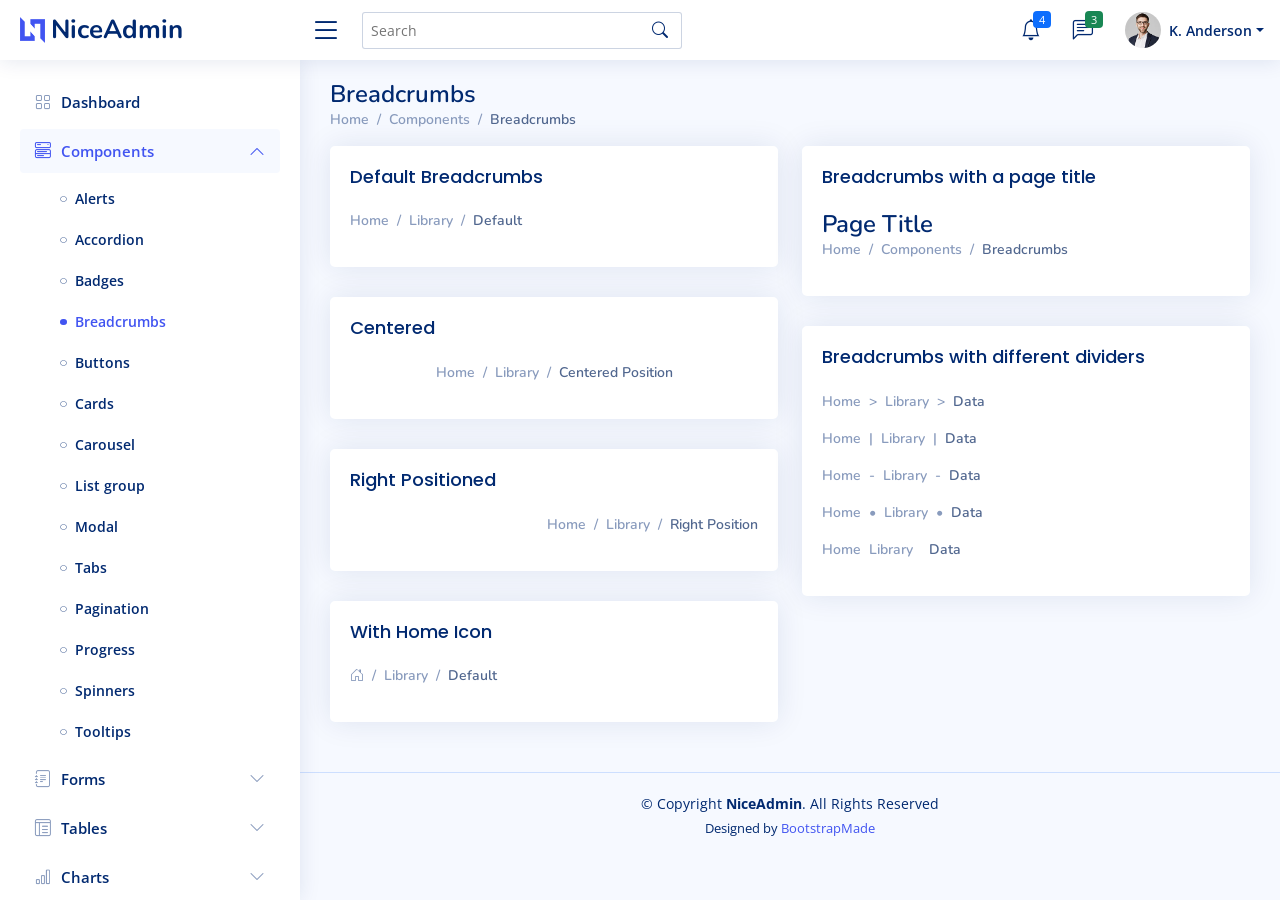
<file: ProjeS/Admin/components-breadcrumbs.html>
<!DOCTYPE html>
<html lang="en">

<head>
  <meta charset="utf-8">
  <meta content="width=device-width, initial-scale=1.0" name="viewport">

  <title>Components / Breadcrumbs - NiceAdmin Bootstrap Template</title>
  <meta content="" name="description">
  <meta content="" name="keywords">

  <!-- Favicons -->
  <link href="assets/img/favicon.png" rel="icon">
  <link href="assets/img/apple-touch-icon.png" rel="apple-touch-icon">

  <!-- Google Fonts -->
  <link href="https://fonts.gstatic.com" rel="preconnect">
  <link href="https://fonts.googleapis.com/css?family=Open+Sans:300,300i,400,400i,600,600i,700,700i|Nunito:300,300i,400,400i,600,600i,700,700i|Poppins:300,300i,400,400i,500,500i,600,600i,700,700i" rel="stylesheet">

  <!-- Vendor CSS Files -->
  <link href="assets/vendor/bootstrap/css/bootstrap.min.css" rel="stylesheet">
  <link href="assets/vendor/bootstrap-icons/bootstrap-icons.css" rel="stylesheet">
  <link href="assets/vendor/remixicon/remixicon.css" rel="stylesheet">
  <link href="assets/vendor/boxicons/css/boxicons.min.css" rel="stylesheet">
  <link href="assets/vendor/quill/quill.snow.css" rel="stylesheet">
  <link href="assets/vendor/quill/quill.bubble.css" rel="stylesheet">
  <link href="assets/vendor/simple-datatables/style.css" rel="stylesheet">

  <!-- Template Main CSS File -->
  <link href="assets/css/style.css" rel="stylesheet">

  <!-- =======================================================
  * Template Name: NiceAdmin - v2.1.0
  * Template URL: https://bootstrapmade.com/nice-admin-bootstrap-admin-html-template/
  * Author: BootstrapMade.com
  * License: https://bootstrapmade.com/license/
  ======================================================== -->
</head>

<body>

  <!-- ======= Header ======= -->
  <header id="header" class="header fixed-top d-flex align-items-center">

    <div class="d-flex align-items-center justify-content-between">
      <a href="index.html" class="logo d-flex align-items-center">
        <img src="assets/img/logo.png" alt="">
        <span class="d-none d-lg-block">NiceAdmin</span>
      </a>
      <i class="bi bi-list toggle-sidebar-btn"></i>
    </div><!-- End Logo -->

    <div class="search-bar">
      <form class="search-form d-flex align-items-center" method="POST" action="#">
        <input type="text" name="query" placeholder="Search" title="Enter search keyword">
        <button type="submit" title="Search"><i class="bi bi-search"></i></button>
      </form>
    </div><!-- End Search Bar -->

    <nav class="header-nav ms-auto">
      <ul class="d-flex align-items-center">

        <li class="nav-item d-block d-lg-none">
          <a class="nav-link nav-icon search-bar-toggle " href="#">
            <i class="bi bi-search"></i>
          </a>
        </li><!-- End Search Icon-->

        <li class="nav-item dropdown">

          <a class="nav-link nav-icon" href="#" data-bs-toggle="dropdown">
            <i class="bi bi-bell"></i>
            <span class="badge bg-primary badge-number">4</span>
          </a><!-- End Notification Icon -->

          <ul class="dropdown-menu dropdown-menu-end dropdown-menu-arrow notifications">
            <li class="dropdown-header">
              You have 4 new notifications
              <a href="#"><span class="badge rounded-pill bg-primary p-2 ms-2">View all</span></a>
            </li>
            <li>
              <hr class="dropdown-divider">
            </li>

            <li class="notification-item">
              <i class="bi bi-exclamation-circle text-warning"></i>
              <div>
                <h4>Lorem Ipsum</h4>
                <p>Quae dolorem earum veritatis oditseno</p>
                <p>30 min. ago</p>
              </div>
            </li>

            <li>
              <hr class="dropdown-divider">
            </li>

            <li class="notification-item">
              <i class="bi bi-x-circle text-danger"></i>
              <div>
                <h4>Atque rerum nesciunt</h4>
                <p>Quae dolorem earum veritatis oditseno</p>
                <p>1 hr. ago</p>
              </div>
            </li>

            <li>
              <hr class="dropdown-divider">
            </li>

            <li class="notification-item">
              <i class="bi bi-check-circle text-success"></i>
              <div>
                <h4>Sit rerum fuga</h4>
                <p>Quae dolorem earum veritatis oditseno</p>
                <p>2 hrs. ago</p>
              </div>
            </li>

            <li>
              <hr class="dropdown-divider">
            </li>

            <li class="notification-item">
              <i class="bi bi-info-circle text-primary"></i>
              <div>
                <h4>Dicta reprehenderit</h4>
                <p>Quae dolorem earum veritatis oditseno</p>
                <p>4 hrs. ago</p>
              </div>
            </li>

            <li>
              <hr class="dropdown-divider">
            </li>
            <li class="dropdown-footer">
              <a href="#">Show all notifications</a>
            </li>

          </ul><!-- End Notification Dropdown Items -->

        </li><!-- End Notification Nav -->

        <li class="nav-item dropdown">

          <a class="nav-link nav-icon" href="#" data-bs-toggle="dropdown">
            <i class="bi bi-chat-left-text"></i>
            <span class="badge bg-success badge-number">3</span>
          </a><!-- End Messages Icon -->

          <ul class="dropdown-menu dropdown-menu-end dropdown-menu-arrow messages">
            <li class="dropdown-header">
              You have 3 new messages
              <a href="#"><span class="badge rounded-pill bg-primary p-2 ms-2">View all</span></a>
            </li>
            <li>
              <hr class="dropdown-divider">
            </li>

            <li class="message-item">
              <a href="#">
                <img src="assets/img/messages-1.jpg" alt="" class="rounded-circle">
                <div>
                  <h4>Maria Hudson</h4>
                  <p>Velit asperiores et ducimus soluta repudiandae labore officia est ut...</p>
                  <p>4 hrs. ago</p>
                </div>
              </a>
            </li>
            <li>
              <hr class="dropdown-divider">
            </li>

            <li class="message-item">
              <a href="#">
                <img src="assets/img/messages-2.jpg" alt="" class="rounded-circle">
                <div>
                  <h4>Anna Nelson</h4>
                  <p>Velit asperiores et ducimus soluta repudiandae labore officia est ut...</p>
                  <p>6 hrs. ago</p>
                </div>
              </a>
            </li>
            <li>
              <hr class="dropdown-divider">
            </li>

            <li class="message-item">
              <a href="#">
                <img src="assets/img/messages-3.jpg" alt="" class="rounded-circle">
                <div>
                  <h4>David Muldon</h4>
                  <p>Velit asperiores et ducimus soluta repudiandae labore officia est ut...</p>
                  <p>8 hrs. ago</p>
                </div>
              </a>
            </li>
            <li>
              <hr class="dropdown-divider">
            </li>

            <li class="dropdown-footer">
              <a href="#">Show all messages</a>
            </li>

          </ul><!-- End Messages Dropdown Items -->

        </li><!-- End Messages Nav -->

        <li class="nav-item dropdown pe-3">

          <a class="nav-link nav-profile d-flex align-items-center pe-0" href="#" data-bs-toggle="dropdown">
            <img src="assets/img/profile-img.jpg" alt="Profile" class="rounded-circle">
            <span class="d-none d-md-block dropdown-toggle ps-2">K. Anderson</span>
          </a><!-- End Profile Iamge Icon -->

          <ul class="dropdown-menu dropdown-menu-end dropdown-menu-arrow profile">
            <li class="dropdown-header">
              <h6>Kevin Anderson</h6>
              <span>Web Designer</span>
            </li>
            <li>
              <hr class="dropdown-divider">
            </li>

            <li>
              <a class="dropdown-item d-flex align-items-center" href="users-profile.html">
                <i class="bi bi-person"></i>
                <span>My Profile</span>
              </a>
            </li>
            <li>
              <hr class="dropdown-divider">
            </li>

            <li>
              <a class="dropdown-item d-flex align-items-center" href="users-profile.html">
                <i class="bi bi-gear"></i>
                <span>Account Settings</span>
              </a>
            </li>
            <li>
              <hr class="dropdown-divider">
            </li>

            <li>
              <a class="dropdown-item d-flex align-items-center" href="pages-faq.html">
                <i class="bi bi-question-circle"></i>
                <span>Need Help?</span>
              </a>
            </li>
            <li>
              <hr class="dropdown-divider">
            </li>

            <li>
              <a class="dropdown-item d-flex align-items-center" href="#">
                <i class="bi bi-box-arrow-right"></i>
                <span>Sign Out</span>
              </a>
            </li>

          </ul><!-- End Profile Dropdown Items -->
        </li><!-- End Profile Nav -->

      </ul>
    </nav><!-- End Icons Navigation -->

  </header><!-- End Header -->

  <!-- ======= Sidebar ======= -->
  <aside id="sidebar" class="sidebar">

    <ul class="sidebar-nav" id="sidebar-nav">

      <li class="nav-item">
        <a class="nav-link collapsed" href="index.html">
          <i class="bi bi-grid"></i>
          <span>Dashboard</span>
        </a>
      </li><!-- End Dashboard Nav -->

      <li class="nav-item">
        <a class="nav-link " data-bs-target="#components-nav" data-bs-toggle="collapse" href="#">
          <i class="bi bi-menu-button-wide"></i><span>Components</span><i class="bi bi-chevron-down ms-auto"></i>
        </a>
        <ul id="components-nav" class="nav-content collapse show" data-bs-parent="#sidebar-nav">
          <li>
            <a href="components-alerts.html">
              <i class="bi bi-circle"></i><span>Alerts</span>
            </a>
          </li>
          <li>
            <a href="components-accordion.html">
              <i class="bi bi-circle"></i><span>Accordion</span>
            </a>
          </li>
          <li>
            <a href="components-badges.html">
              <i class="bi bi-circle"></i><span>Badges</span>
            </a>
          </li>
          <li>
            <a href="components-breadcrumbs.html" class="active">
              <i class="bi bi-circle"></i><span>Breadcrumbs</span>
            </a>
          </li>
          <li>
            <a href="components-buttons.html">
              <i class="bi bi-circle"></i><span>Buttons</span>
            </a>
          </li>
          <li>
            <a href="components-cards.html">
              <i class="bi bi-circle"></i><span>Cards</span>
            </a>
          </li>
          <li>
            <a href="components-carousel.html">
              <i class="bi bi-circle"></i><span>Carousel</span>
            </a>
          </li>
          <li>
            <a href="components-list-group.html">
              <i class="bi bi-circle"></i><span>List group</span>
            </a>
          </li>
          <li>
            <a href="components-modal.html">
              <i class="bi bi-circle"></i><span>Modal</span>
            </a>
          </li>
          <li>
            <a href="components-tabs.html">
              <i class="bi bi-circle"></i><span>Tabs</span>
            </a>
          </li>
          <li>
            <a href="components-pagination.html">
              <i class="bi bi-circle"></i><span>Pagination</span>
            </a>
          </li>
          <li>
            <a href="components-progress.html">
              <i class="bi bi-circle"></i><span>Progress</span>
            </a>
          </li>
          <li>
            <a href="components-spinners.html">
              <i class="bi bi-circle"></i><span>Spinners</span>
            </a>
          </li>
          <li>
            <a href="components-tooltips.html">
              <i class="bi bi-circle"></i><span>Tooltips</span>
            </a>
          </li>
        </ul>
      </li><!-- End Components Nav -->

      <li class="nav-item">
        <a class="nav-link collapsed" data-bs-target="#forms-nav" data-bs-toggle="collapse" href="#">
          <i class="bi bi-journal-text"></i><span>Forms</span><i class="bi bi-chevron-down ms-auto"></i>
        </a>
        <ul id="forms-nav" class="nav-content collapse " data-bs-parent="#sidebar-nav">
          <li>
            <a href="forms-elements.html">
              <i class="bi bi-circle"></i><span>Form Elements</span>
            </a>
          </li>
          <li>
            <a href="forms-layouts.html">
              <i class="bi bi-circle"></i><span>Form Layouts</span>
            </a>
          </li>
          <li>
            <a href="forms-editors.html">
              <i class="bi bi-circle"></i><span>Form Editors</span>
            </a>
          </li>
          <li>
            <a href="forms-validation.html">
              <i class="bi bi-circle"></i><span>Form Validation</span>
            </a>
          </li>
        </ul>
      </li><!-- End Forms Nav -->

      <li class="nav-item">
        <a class="nav-link collapsed" data-bs-target="#tables-nav" data-bs-toggle="collapse" href="#">
          <i class="bi bi-layout-text-window-reverse"></i><span>Tables</span><i class="bi bi-chevron-down ms-auto"></i>
        </a>
        <ul id="tables-nav" class="nav-content collapse " data-bs-parent="#sidebar-nav">
          <li>
            <a href="tables-general.html">
              <i class="bi bi-circle"></i><span>General Tables</span>
            </a>
          </li>
          <li>
            <a href="tables-data.html">
              <i class="bi bi-circle"></i><span>Data Tables</span>
            </a>
          </li>
        </ul>
      </li><!-- End Tables Nav -->

      <li class="nav-item">
        <a class="nav-link collapsed" data-bs-target="#charts-nav" data-bs-toggle="collapse" href="#">
          <i class="bi bi-bar-chart"></i><span>Charts</span><i class="bi bi-chevron-down ms-auto"></i>
        </a>
        <ul id="charts-nav" class="nav-content collapse " data-bs-parent="#sidebar-nav">
          <li>
            <a href="charts-chartjs.html">
              <i class="bi bi-circle"></i><span>Chart.js</span>
            </a>
          </li>
          <li>
            <a href="charts-apexcharts.html">
              <i class="bi bi-circle"></i><span>ApexCharts</span>
            </a>
          </li>
          <li>
            <a href="charts-echarts.html">
              <i class="bi bi-circle"></i><span>ECharts</span>
            </a>
          </li>
        </ul>
      </li><!-- End Charts Nav -->

      <li class="nav-item">
        <a class="nav-link collapsed" data-bs-target="#icons-nav" data-bs-toggle="collapse" href="#">
          <i class="bi bi-gem"></i><span>Icons</span><i class="bi bi-chevron-down ms-auto"></i>
        </a>
        <ul id="icons-nav" class="nav-content collapse " data-bs-parent="#sidebar-nav">
          <li>
            <a href="icons-bootstrap.html">
              <i class="bi bi-circle"></i><span>Bootstrap Icons</span>
            </a>
          </li>
          <li>
            <a href="icons-remix.html">
              <i class="bi bi-circle"></i><span>Remix Icons</span>
            </a>
          </li>
          <li>
            <a href="icons-boxicons.html">
              <i class="bi bi-circle"></i><span>Boxicons</span>
            </a>
          </li>
        </ul>
      </li><!-- End Icons Nav -->

      <li class="nav-heading">Pages</li>

      <li class="nav-item">
        <a class="nav-link collapsed" href="users-profile.html">
          <i class="bi bi-person"></i>
          <span>Profile</span>
        </a>
      </li><!-- End Profile Page Nav -->

      <li class="nav-item">
        <a class="nav-link collapsed" href="pages-faq.html">
          <i class="bi bi-question-circle"></i>
          <span>F.A.Q</span>
        </a>
      </li><!-- End F.A.Q Page Nav -->

      <li class="nav-item">
        <a class="nav-link collapsed" href="pages-contact.html">
          <i class="bi bi-envelope"></i>
          <span>Contact</span>
        </a>
      </li><!-- End Contact Page Nav -->

      <li class="nav-item">
        <a class="nav-link collapsed" href="pages-register.html">
          <i class="bi bi-card-list"></i>
          <span>Register</span>
        </a>
      </li><!-- End Register Page Nav -->

      <li class="nav-item">
        <a class="nav-link collapsed" href="pages-login.html">
          <i class="bi bi-box-arrow-in-right"></i>
          <span>Login</span>
        </a>
      </li><!-- End Login Page Nav -->

      <li class="nav-item">
        <a class="nav-link collapsed" href="pages-error-404.html">
          <i class="bi bi-dash-circle"></i>
          <span>Error 404</span>
        </a>
      </li><!-- End Error 404 Page Nav -->

      <li class="nav-item">
        <a class="nav-link collapsed" href="pages-blank.html">
          <i class="bi bi-file-earmark"></i>
          <span>Blank</span>
        </a>
      </li><!-- End Blank Page Nav -->

    </ul>

  </aside><!-- End Sidebar-->

  <main id="main" class="main">

    <div class="pagetitle">
      <h1>Breadcrumbs</h1>
      <nav>
        <ol class="breadcrumb">
          <li class="breadcrumb-item"><a href="index.html">Home</a></li>
          <li class="breadcrumb-item">Components</li>
          <li class="breadcrumb-item active">Breadcrumbs</li>
        </ol>
      </nav>
    </div><!-- End Page Title -->

    <section class="section">
      <div class="row">
        <div class="col-lg-6">

          <div class="card">
            <div class="card-body">
              <h5 class="card-title">Default Breadcrumbs</h5>

              <nav>
                <ol class="breadcrumb">
                  <li class="breadcrumb-item"><a href="index.html">Home</a></li>
                  <li class="breadcrumb-item"><a href="#">Library</a></li>
                  <li class="breadcrumb-item active">Default</li>
                </ol>
              </nav>
            </div>
          </div>

          <div class="card">
            <div class="card-body">
              <h5 class="card-title">Centered</h5>

              <nav class="d-flex justify-content-center">
                <ol class="breadcrumb">
                  <li class="breadcrumb-item"><a href="index.html">Home</a></li>
                  <li class="breadcrumb-item"><a href="#">Library</a></li>
                  <li class="breadcrumb-item active">Centered Position</li>
                </ol>
              </nav>
            </div>
          </div>

          <div class="card">
            <div class="card-body">
              <h5 class="card-title">Right Positioned</h5>

              <nav class="d-flex justify-content-end">
                <ol class="breadcrumb">
                  <li class="breadcrumb-item"><a href="index.html">Home</a></li>
                  <li class="breadcrumb-item"><a href="#">Library</a></li>
                  <li class="breadcrumb-item active">Right Position</li>
                </ol>
              </nav>
            </div>
          </div>

          <div class="card">
            <div class="card-body">
              <h5 class="card-title">With Home Icon</h5>

              <nav>
                <ol class="breadcrumb">
                  <li class="breadcrumb-item"><a href="index.html"><i class="bi bi-house-door"></i></a></li>
                  <li class="breadcrumb-item"><a href="#">Library</a></li>
                  <li class="breadcrumb-item active">Default</li>
                </ol>
              </nav>
            </div>
          </div>

        </div>

        <div class="col-lg-6">

          <div class="card">
            <div class="card-body">
              <h5 class="card-title">Breadcrumbs with a page title</h5>

              <div class="pagetitle">
                <h1>Page Title</h1>
                <nav>
                  <ol class="breadcrumb">
                    <li class="breadcrumb-item"><a href="index.html">Home</a></li>
                    <li class="breadcrumb-item">Components</li>
                    <li class="breadcrumb-item active">Breadcrumbs</li>
                  </ol>
                </nav>
              </div><!-- End Breadcrumbs with a page title -->

            </div>
          </div>

          <div class="card">
            <div class="card-body">
              <h5 class="card-title">Breadcrumbs with different dividers</h5>

              <nav style="--bs-breadcrumb-divider: '>';">
                <ol class="breadcrumb">
                  <li class="breadcrumb-item"><a href="index.html">Home</a></li>
                  <li class="breadcrumb-item"><a href="#">Library</a></li>
                  <li class="breadcrumb-item active">Data</li>
                </ol>
              </nav>

              <nav style="--bs-breadcrumb-divider: '|';">
                <ol class="breadcrumb">
                  <li class="breadcrumb-item"><a href="index.html">Home</a></li>
                  <li class="breadcrumb-item"><a href="#">Library</a></li>
                  <li class="breadcrumb-item active">Data</li>
                </ol>
              </nav>

              <nav style="--bs-breadcrumb-divider: '-';">
                <ol class="breadcrumb">
                  <li class="breadcrumb-item"><a href="index.html">Home</a></li>
                  <li class="breadcrumb-item"><a href="#">Library</a></li>
                  <li class="breadcrumb-item active">Data</li>
                </ol>
              </nav>

              <nav style="--bs-breadcrumb-divider: '•';">
                <ol class="breadcrumb">
                  <li class="breadcrumb-item"><a href="index.html">Home</a></li>
                  <li class="breadcrumb-item"><a href="#">Library</a></li>
                  <li class="breadcrumb-item active">Data</li>
                </ol>
              </nav>

              <nav style="--bs-breadcrumb-divider: '';">
                <ol class="breadcrumb">
                  <li class="breadcrumb-item"><a href="index.html">Home</a></li>
                  <li class="breadcrumb-item"><a href="#">Library</a></li>
                  <li class="breadcrumb-item active">Data</li>
                </ol>
              </nav>

            </div>
          </div>

        </div>
      </div>
    </section>

  </main><!-- End #main -->

  <!-- ======= Footer ======= -->
  <footer id="footer" class="footer">
    <div class="copyright">
      &copy; Copyright <strong><span>NiceAdmin</span></strong>. All Rights Reserved
    </div>
    <div class="credits">
      <!-- All the links in the footer should remain intact. -->
      <!-- You can delete the links only if you purchased the pro version. -->
      <!-- Licensing information: https://bootstrapmade.com/license/ -->
      <!-- Purchase the pro version with working PHP/AJAX contact form: https://bootstrapmade.com/nice-admin-bootstrap-admin-html-template/ -->
      Designed by <a href="https://bootstrapmade.com/">BootstrapMade</a>
    </div>
  </footer><!-- End Footer -->

  <a href="#" class="back-to-top d-flex align-items-center justify-content-center"><i class="bi bi-arrow-up-short"></i></a>

  <!-- Vendor JS Files -->
  <script src="assets/vendor/bootstrap/js/bootstrap.bundle.js"></script>
  <script src="assets/vendor/php-email-form/validate.js"></script>
  <script src="assets/vendor/quill/quill.min.js"></script>
  <script src="assets/vendor/tinymce/tinymce.min.js"></script>
  <script src="assets/vendor/simple-datatables/simple-datatables.js"></script>
  <script src="assets/vendor/chart.js/chart.min.js"></script>
  <script src="assets/vendor/apexcharts/apexcharts.min.js"></script>
  <script src="assets/vendor/echarts/echarts.min.js"></script>

  <!-- Template Main JS File -->
  <script src="assets/js/main.js"></script>

</body>

</html>
</file>
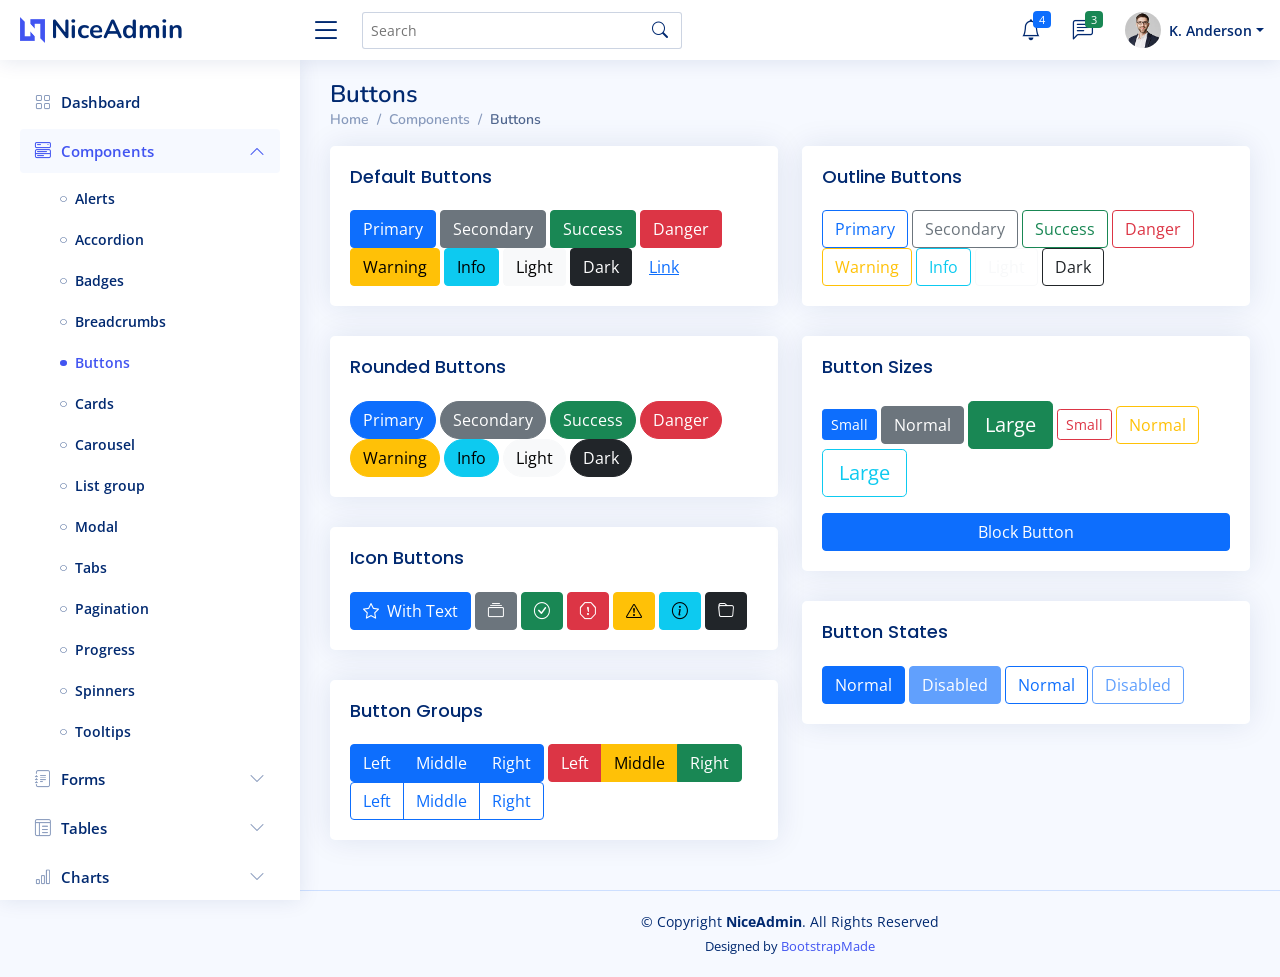
<file: ProjeS/Admin/components-buttons.html>
<!DOCTYPE html>
<html lang="en">

<head>
  <meta charset="utf-8">
  <meta content="width=device-width, initial-scale=1.0" name="viewport">

  <title>Components / Buttons - NiceAdmin Bootstrap Template</title>
  <meta content="" name="description">
  <meta content="" name="keywords">

  <!-- Favicons -->
  <link href="assets/img/favicon.png" rel="icon">
  <link href="assets/img/apple-touch-icon.png" rel="apple-touch-icon">

  <!-- Google Fonts -->
  <link href="https://fonts.gstatic.com" rel="preconnect">
  <link href="https://fonts.googleapis.com/css?family=Open+Sans:300,300i,400,400i,600,600i,700,700i|Nunito:300,300i,400,400i,600,600i,700,700i|Poppins:300,300i,400,400i,500,500i,600,600i,700,700i" rel="stylesheet">

  <!-- Vendor CSS Files -->
  <link href="assets/vendor/bootstrap/css/bootstrap.min.css" rel="stylesheet">
  <link href="assets/vendor/bootstrap-icons/bootstrap-icons.css" rel="stylesheet">
  <link href="assets/vendor/remixicon/remixicon.css" rel="stylesheet">
  <link href="assets/vendor/boxicons/css/boxicons.min.css" rel="stylesheet">
  <link href="assets/vendor/quill/quill.snow.css" rel="stylesheet">
  <link href="assets/vendor/quill/quill.bubble.css" rel="stylesheet">
  <link href="assets/vendor/simple-datatables/style.css" rel="stylesheet">

  <!-- Template Main CSS File -->
  <link href="assets/css/style.css" rel="stylesheet">

  <!-- =======================================================
  * Template Name: NiceAdmin - v2.1.0
  * Template URL: https://bootstrapmade.com/nice-admin-bootstrap-admin-html-template/
  * Author: BootstrapMade.com
  * License: https://bootstrapmade.com/license/
  ======================================================== -->
</head>

<body>

  <!-- ======= Header ======= -->
  <header id="header" class="header fixed-top d-flex align-items-center">

    <div class="d-flex align-items-center justify-content-between">
      <a href="index.html" class="logo d-flex align-items-center">
        <img src="assets/img/logo.png" alt="">
        <span class="d-none d-lg-block">NiceAdmin</span>
      </a>
      <i class="bi bi-list toggle-sidebar-btn"></i>
    </div><!-- End Logo -->

    <div class="search-bar">
      <form class="search-form d-flex align-items-center" method="POST" action="#">
        <input type="text" name="query" placeholder="Search" title="Enter search keyword">
        <button type="submit" title="Search"><i class="bi bi-search"></i></button>
      </form>
    </div><!-- End Search Bar -->

    <nav class="header-nav ms-auto">
      <ul class="d-flex align-items-center">

        <li class="nav-item d-block d-lg-none">
          <a class="nav-link nav-icon search-bar-toggle " href="#">
            <i class="bi bi-search"></i>
          </a>
        </li><!-- End Search Icon-->

        <li class="nav-item dropdown">

          <a class="nav-link nav-icon" href="#" data-bs-toggle="dropdown">
            <i class="bi bi-bell"></i>
            <span class="badge bg-primary badge-number">4</span>
          </a><!-- End Notification Icon -->

          <ul class="dropdown-menu dropdown-menu-end dropdown-menu-arrow notifications">
            <li class="dropdown-header">
              You have 4 new notifications
              <a href="#"><span class="badge rounded-pill bg-primary p-2 ms-2">View all</span></a>
            </li>
            <li>
              <hr class="dropdown-divider">
            </li>

            <li class="notification-item">
              <i class="bi bi-exclamation-circle text-warning"></i>
              <div>
                <h4>Lorem Ipsum</h4>
                <p>Quae dolorem earum veritatis oditseno</p>
                <p>30 min. ago</p>
              </div>
            </li>

            <li>
              <hr class="dropdown-divider">
            </li>

            <li class="notification-item">
              <i class="bi bi-x-circle text-danger"></i>
              <div>
                <h4>Atque rerum nesciunt</h4>
                <p>Quae dolorem earum veritatis oditseno</p>
                <p>1 hr. ago</p>
              </div>
            </li>

            <li>
              <hr class="dropdown-divider">
            </li>

            <li class="notification-item">
              <i class="bi bi-check-circle text-success"></i>
              <div>
                <h4>Sit rerum fuga</h4>
                <p>Quae dolorem earum veritatis oditseno</p>
                <p>2 hrs. ago</p>
              </div>
            </li>

            <li>
              <hr class="dropdown-divider">
            </li>

            <li class="notification-item">
              <i class="bi bi-info-circle text-primary"></i>
              <div>
                <h4>Dicta reprehenderit</h4>
                <p>Quae dolorem earum veritatis oditseno</p>
                <p>4 hrs. ago</p>
              </div>
            </li>

            <li>
              <hr class="dropdown-divider">
            </li>
            <li class="dropdown-footer">
              <a href="#">Show all notifications</a>
            </li>

          </ul><!-- End Notification Dropdown Items -->

        </li><!-- End Notification Nav -->

        <li class="nav-item dropdown">

          <a class="nav-link nav-icon" href="#" data-bs-toggle="dropdown">
            <i class="bi bi-chat-left-text"></i>
            <span class="badge bg-success badge-number">3</span>
          </a><!-- End Messages Icon -->

          <ul class="dropdown-menu dropdown-menu-end dropdown-menu-arrow messages">
            <li class="dropdown-header">
              You have 3 new messages
              <a href="#"><span class="badge rounded-pill bg-primary p-2 ms-2">View all</span></a>
            </li>
            <li>
              <hr class="dropdown-divider">
            </li>

            <li class="message-item">
              <a href="#">
                <img src="assets/img/messages-1.jpg" alt="" class="rounded-circle">
                <div>
                  <h4>Maria Hudson</h4>
                  <p>Velit asperiores et ducimus soluta repudiandae labore officia est ut...</p>
                  <p>4 hrs. ago</p>
                </div>
              </a>
            </li>
            <li>
              <hr class="dropdown-divider">
            </li>

            <li class="message-item">
              <a href="#">
                <img src="assets/img/messages-2.jpg" alt="" class="rounded-circle">
                <div>
                  <h4>Anna Nelson</h4>
                  <p>Velit asperiores et ducimus soluta repudiandae labore officia est ut...</p>
                  <p>6 hrs. ago</p>
                </div>
              </a>
            </li>
            <li>
              <hr class="dropdown-divider">
            </li>

            <li class="message-item">
              <a href="#">
                <img src="assets/img/messages-3.jpg" alt="" class="rounded-circle">
                <div>
                  <h4>David Muldon</h4>
                  <p>Velit asperiores et ducimus soluta repudiandae labore officia est ut...</p>
                  <p>8 hrs. ago</p>
                </div>
              </a>
            </li>
            <li>
              <hr class="dropdown-divider">
            </li>

            <li class="dropdown-footer">
              <a href="#">Show all messages</a>
            </li>

          </ul><!-- End Messages Dropdown Items -->

        </li><!-- End Messages Nav -->

        <li class="nav-item dropdown pe-3">

          <a class="nav-link nav-profile d-flex align-items-center pe-0" href="#" data-bs-toggle="dropdown">
            <img src="assets/img/profile-img.jpg" alt="Profile" class="rounded-circle">
            <span class="d-none d-md-block dropdown-toggle ps-2">K. Anderson</span>
          </a><!-- End Profile Iamge Icon -->

          <ul class="dropdown-menu dropdown-menu-end dropdown-menu-arrow profile">
            <li class="dropdown-header">
              <h6>Kevin Anderson</h6>
              <span>Web Designer</span>
            </li>
            <li>
              <hr class="dropdown-divider">
            </li>

            <li>
              <a class="dropdown-item d-flex align-items-center" href="users-profile.html">
                <i class="bi bi-person"></i>
                <span>My Profile</span>
              </a>
            </li>
            <li>
              <hr class="dropdown-divider">
            </li>

            <li>
              <a class="dropdown-item d-flex align-items-center" href="users-profile.html">
                <i class="bi bi-gear"></i>
                <span>Account Settings</span>
              </a>
            </li>
            <li>
              <hr class="dropdown-divider">
            </li>

            <li>
              <a class="dropdown-item d-flex align-items-center" href="pages-faq.html">
                <i class="bi bi-question-circle"></i>
                <span>Need Help?</span>
              </a>
            </li>
            <li>
              <hr class="dropdown-divider">
            </li>

            <li>
              <a class="dropdown-item d-flex align-items-center" href="#">
                <i class="bi bi-box-arrow-right"></i>
                <span>Sign Out</span>
              </a>
            </li>

          </ul><!-- End Profile Dropdown Items -->
        </li><!-- End Profile Nav -->

      </ul>
    </nav><!-- End Icons Navigation -->

  </header><!-- End Header -->

  <!-- ======= Sidebar ======= -->
  <aside id="sidebar" class="sidebar">

    <ul class="sidebar-nav" id="sidebar-nav">

      <li class="nav-item">
        <a class="nav-link collapsed" href="index.html">
          <i class="bi bi-grid"></i>
          <span>Dashboard</span>
        </a>
      </li><!-- End Dashboard Nav -->

      <li class="nav-item">
        <a class="nav-link " data-bs-target="#components-nav" data-bs-toggle="collapse" href="#">
          <i class="bi bi-menu-button-wide"></i><span>Components</span><i class="bi bi-chevron-down ms-auto"></i>
        </a>
        <ul id="components-nav" class="nav-content collapse show" data-bs-parent="#sidebar-nav">
          <li>
            <a href="components-alerts.html">
              <i class="bi bi-circle"></i><span>Alerts</span>
            </a>
          </li>
          <li>
            <a href="components-accordion.html">
              <i class="bi bi-circle"></i><span>Accordion</span>
            </a>
          </li>
          <li>
            <a href="components-badges.html">
              <i class="bi bi-circle"></i><span>Badges</span>
            </a>
          </li>
          <li>
            <a href="components-breadcrumbs.html">
              <i class="bi bi-circle"></i><span>Breadcrumbs</span>
            </a>
          </li>
          <li>
            <a href="components-buttons.html" class="active">
              <i class="bi bi-circle"></i><span>Buttons</span>
            </a>
          </li>
          <li>
            <a href="components-cards.html">
              <i class="bi bi-circle"></i><span>Cards</span>
            </a>
          </li>
          <li>
            <a href="components-carousel.html">
              <i class="bi bi-circle"></i><span>Carousel</span>
            </a>
          </li>
          <li>
            <a href="components-list-group.html">
              <i class="bi bi-circle"></i><span>List group</span>
            </a>
          </li>
          <li>
            <a href="components-modal.html">
              <i class="bi bi-circle"></i><span>Modal</span>
            </a>
          </li>
          <li>
            <a href="components-tabs.html">
              <i class="bi bi-circle"></i><span>Tabs</span>
            </a>
          </li>
          <li>
            <a href="components-pagination.html">
              <i class="bi bi-circle"></i><span>Pagination</span>
            </a>
          </li>
          <li>
            <a href="components-progress.html">
              <i class="bi bi-circle"></i><span>Progress</span>
            </a>
          </li>
          <li>
            <a href="components-spinners.html">
              <i class="bi bi-circle"></i><span>Spinners</span>
            </a>
          </li>
          <li>
            <a href="components-tooltips.html">
              <i class="bi bi-circle"></i><span>Tooltips</span>
            </a>
          </li>
        </ul>
      </li><!-- End Components Nav -->

      <li class="nav-item">
        <a class="nav-link collapsed" data-bs-target="#forms-nav" data-bs-toggle="collapse" href="#">
          <i class="bi bi-journal-text"></i><span>Forms</span><i class="bi bi-chevron-down ms-auto"></i>
        </a>
        <ul id="forms-nav" class="nav-content collapse " data-bs-parent="#sidebar-nav">
          <li>
            <a href="forms-elements.html">
              <i class="bi bi-circle"></i><span>Form Elements</span>
            </a>
          </li>
          <li>
            <a href="forms-layouts.html">
              <i class="bi bi-circle"></i><span>Form Layouts</span>
            </a>
          </li>
          <li>
            <a href="forms-editors.html">
              <i class="bi bi-circle"></i><span>Form Editors</span>
            </a>
          </li>
          <li>
            <a href="forms-validation.html">
              <i class="bi bi-circle"></i><span>Form Validation</span>
            </a>
          </li>
        </ul>
      </li><!-- End Forms Nav -->

      <li class="nav-item">
        <a class="nav-link collapsed" data-bs-target="#tables-nav" data-bs-toggle="collapse" href="#">
          <i class="bi bi-layout-text-window-reverse"></i><span>Tables</span><i class="bi bi-chevron-down ms-auto"></i>
        </a>
        <ul id="tables-nav" class="nav-content collapse " data-bs-parent="#sidebar-nav">
          <li>
            <a href="tables-general.html">
              <i class="bi bi-circle"></i><span>General Tables</span>
            </a>
          </li>
          <li>
            <a href="tables-data.html">
              <i class="bi bi-circle"></i><span>Data Tables</span>
            </a>
          </li>
        </ul>
      </li><!-- End Tables Nav -->

      <li class="nav-item">
        <a class="nav-link collapsed" data-bs-target="#charts-nav" data-bs-toggle="collapse" href="#">
          <i class="bi bi-bar-chart"></i><span>Charts</span><i class="bi bi-chevron-down ms-auto"></i>
        </a>
        <ul id="charts-nav" class="nav-content collapse " data-bs-parent="#sidebar-nav">
          <li>
            <a href="charts-chartjs.html">
              <i class="bi bi-circle"></i><span>Chart.js</span>
            </a>
          </li>
          <li>
            <a href="charts-apexcharts.html">
              <i class="bi bi-circle"></i><span>ApexCharts</span>
            </a>
          </li>
          <li>
            <a href="charts-echarts.html">
              <i class="bi bi-circle"></i><span>ECharts</span>
            </a>
          </li>
        </ul>
      </li><!-- End Charts Nav -->

      <li class="nav-item">
        <a class="nav-link collapsed" data-bs-target="#icons-nav" data-bs-toggle="collapse" href="#">
          <i class="bi bi-gem"></i><span>Icons</span><i class="bi bi-chevron-down ms-auto"></i>
        </a>
        <ul id="icons-nav" class="nav-content collapse " data-bs-parent="#sidebar-nav">
          <li>
            <a href="icons-bootstrap.html">
              <i class="bi bi-circle"></i><span>Bootstrap Icons</span>
            </a>
          </li>
          <li>
            <a href="icons-remix.html">
              <i class="bi bi-circle"></i><span>Remix Icons</span>
            </a>
          </li>
          <li>
            <a href="icons-boxicons.html">
              <i class="bi bi-circle"></i><span>Boxicons</span>
            </a>
          </li>
        </ul>
      </li><!-- End Icons Nav -->

      <li class="nav-heading">Pages</li>

      <li class="nav-item">
        <a class="nav-link collapsed" href="users-profile.html">
          <i class="bi bi-person"></i>
          <span>Profile</span>
        </a>
      </li><!-- End Profile Page Nav -->

      <li class="nav-item">
        <a class="nav-link collapsed" href="pages-faq.html">
          <i class="bi bi-question-circle"></i>
          <span>F.A.Q</span>
        </a>
      </li><!-- End F.A.Q Page Nav -->

      <li class="nav-item">
        <a class="nav-link collapsed" href="pages-contact.html">
          <i class="bi bi-envelope"></i>
          <span>Contact</span>
        </a>
      </li><!-- End Contact Page Nav -->

      <li class="nav-item">
        <a class="nav-link collapsed" href="pages-register.html">
          <i class="bi bi-card-list"></i>
          <span>Register</span>
        </a>
      </li><!-- End Register Page Nav -->

      <li class="nav-item">
        <a class="nav-link collapsed" href="pages-login.html">
          <i class="bi bi-box-arrow-in-right"></i>
          <span>Login</span>
        </a>
      </li><!-- End Login Page Nav -->

      <li class="nav-item">
        <a class="nav-link collapsed" href="pages-error-404.html">
          <i class="bi bi-dash-circle"></i>
          <span>Error 404</span>
        </a>
      </li><!-- End Error 404 Page Nav -->

      <li class="nav-item">
        <a class="nav-link collapsed" href="pages-blank.html">
          <i class="bi bi-file-earmark"></i>
          <span>Blank</span>
        </a>
      </li><!-- End Blank Page Nav -->

    </ul>

  </aside><!-- End Sidebar-->

  <main id="main" class="main">

    <div class="pagetitle">
      <h1>Buttons</h1>
      <nav>
        <ol class="breadcrumb">
          <li class="breadcrumb-item"><a href="index.html">Home</a></li>
          <li class="breadcrumb-item">Components</li>
          <li class="breadcrumb-item active">Buttons</li>
        </ol>
      </nav>
    </div><!-- End Page Title -->

    <section class="section">
      <div class="row">
        <div class="col-lg-6">

          <div class="card">
            <div class="card-body">
              <h5 class="card-title">Default Buttons</h5>

              <button type="button" class="btn btn-primary">Primary</button>
              <button type="button" class="btn btn-secondary">Secondary</button>
              <button type="button" class="btn btn-success">Success</button>
              <button type="button" class="btn btn-danger">Danger</button>
              <button type="button" class="btn btn-warning">Warning</button>
              <button type="button" class="btn btn-info">Info</button>
              <button type="button" class="btn btn-light">Light</button>
              <button type="button" class="btn btn-dark">Dark</button>
              <button type="button" class="btn btn-link">Link</button>
            </div>
          </div>

          <div class="card">
            <div class="card-body">
              <h5 class="card-title">Rounded Buttons</h5>

              <button type="button" class="btn btn-primary rounded-pill">Primary</button>
              <button type="button" class="btn btn-secondary rounded-pill">Secondary</button>
              <button type="button" class="btn btn-success rounded-pill">Success</button>
              <button type="button" class="btn btn-danger rounded-pill">Danger</button>
              <button type="button" class="btn btn-warning rounded-pill">Warning</button>
              <button type="button" class="btn btn-info rounded-pill">Info</button>
              <button type="button" class="btn btn-light rounded-pill">Light</button>
              <button type="button" class="btn btn-dark rounded-pill">Dark</button>
            </div>
          </div>

          <div class="card">
            <div class="card-body">
              <h5 class="card-title">Icon Buttons</h5>

              <button type="button" class="btn btn-primary"><i class="bi bi-star me-1"></i> With Text</button>
              <button type="button" class="btn btn-secondary"><i class="bi bi-collection"></i></button>
              <button type="button" class="btn btn-success"><i class="bi bi-check-circle"></i></button>
              <button type="button" class="btn btn-danger"><i class="bi bi-exclamation-octagon"></i></button>
              <button type="button" class="btn btn-warning"><i class="bi bi-exclamation-triangle"></i></button>
              <button type="button" class="btn btn-info"><i class="bi bi-info-circle"></i></button>
              <button type="button" class="btn btn-dark"><i class="bi bi-folder"></i></button>
            </div>
          </div>

          <div class="card">
            <div class="card-body">
              <h5 class="card-title">Button Groups</h5>

              <div class="btn-group" role="group" aria-label="Basic example">
                <button type="button" class="btn btn-primary">Left</button>
                <button type="button" class="btn btn-primary">Middle</button>
                <button type="button" class="btn btn-primary">Right</button>
              </div>

              <div class="btn-group" role="group" aria-label="Basic mixed styles example">
                <button type="button" class="btn btn-danger">Left</button>
                <button type="button" class="btn btn-warning">Middle</button>
                <button type="button" class="btn btn-success">Right</button>
              </div>

              <div class="btn-group" role="group" aria-label="Basic outlined example">
                <button type="button" class="btn btn-outline-primary">Left</button>
                <button type="button" class="btn btn-outline-primary">Middle</button>
                <button type="button" class="btn btn-outline-primary">Right</button>
              </div>

            </div>
          </div>

        </div>

        <div class="col-lg-6">

          <div class="card">
            <div class="card-body">
              <h5 class="card-title">Outline Buttons</h5>

              <button type="button" class="btn btn-outline-primary">Primary</button>
              <button type="button" class="btn btn-outline-secondary">Secondary</button>
              <button type="button" class="btn btn-outline-success">Success</button>
              <button type="button" class="btn btn-outline-danger">Danger</button>
              <button type="button" class="btn btn-outline-warning">Warning</button>
              <button type="button" class="btn btn-outline-info">Info</button>
              <button type="button" class="btn btn-outline-light">Light</button>
              <button type="button" class="btn btn-outline-dark">Dark</button>
            </div>
          </div>

          <div class="card">
            <div class="card-body">
              <h5 class="card-title">Button Sizes</h5>

              <button type="button" class="btn btn-primary btn-sm">Small</button>
              <button type="button" class="btn btn-secondary">Normal</button>
              <button type="button" class="btn btn-success btn-lg">Large</button>

              <button type="button" class="btn btn-outline-danger btn-sm">Small</button>
              <button type="button" class="btn btn-outline-warning">Normal</button>
              <button type="button" class="btn btn-outline-info btn-lg">Large</button>

              <div class="d-grid gap-2 mt-3">
                <button class="btn btn-primary" type="button">Block Button</button>
              </div>

            </div>
          </div>

          <div class="card">
            <div class="card-body">
              <h5 class="card-title">Button States</h5>

              <button type="button" class="btn btn-primary">Normal</button>
              <button type="button" class="btn btn-primary" disabled>Disabled</button>
              <button type="button" class="btn btn-outline-primary">Normal</button>
              <button type="button" class="btn btn-outline-primary" disabled>Disabled</button>
            </div>
          </div>

        </div>
      </div>
    </section>

  </main><!-- End #main -->

  <!-- ======= Footer ======= -->
  <footer id="footer" class="footer">
    <div class="copyright">
      &copy; Copyright <strong><span>NiceAdmin</span></strong>. All Rights Reserved
    </div>
    <div class="credits">
      <!-- All the links in the footer should remain intact. -->
      <!-- You can delete the links only if you purchased the pro version. -->
      <!-- Licensing information: https://bootstrapmade.com/license/ -->
      <!-- Purchase the pro version with working PHP/AJAX contact form: https://bootstrapmade.com/nice-admin-bootstrap-admin-html-template/ -->
      Designed by <a href="https://bootstrapmade.com/">BootstrapMade</a>
    </div>
  </footer><!-- End Footer -->

  <a href="#" class="back-to-top d-flex align-items-center justify-content-center"><i class="bi bi-arrow-up-short"></i></a>

  <!-- Vendor JS Files -->
  <script src="assets/vendor/bootstrap/js/bootstrap.bundle.js"></script>
  <script src="assets/vendor/php-email-form/validate.js"></script>
  <script src="assets/vendor/quill/quill.min.js"></script>
  <script src="assets/vendor/tinymce/tinymce.min.js"></script>
  <script src="assets/vendor/simple-datatables/simple-datatables.js"></script>
  <script src="assets/vendor/chart.js/chart.min.js"></script>
  <script src="assets/vendor/apexcharts/apexcharts.min.js"></script>
  <script src="assets/vendor/echarts/echarts.min.js"></script>

  <!-- Template Main JS File -->
  <script src="assets/js/main.js"></script>

</body>

</html>
</file>
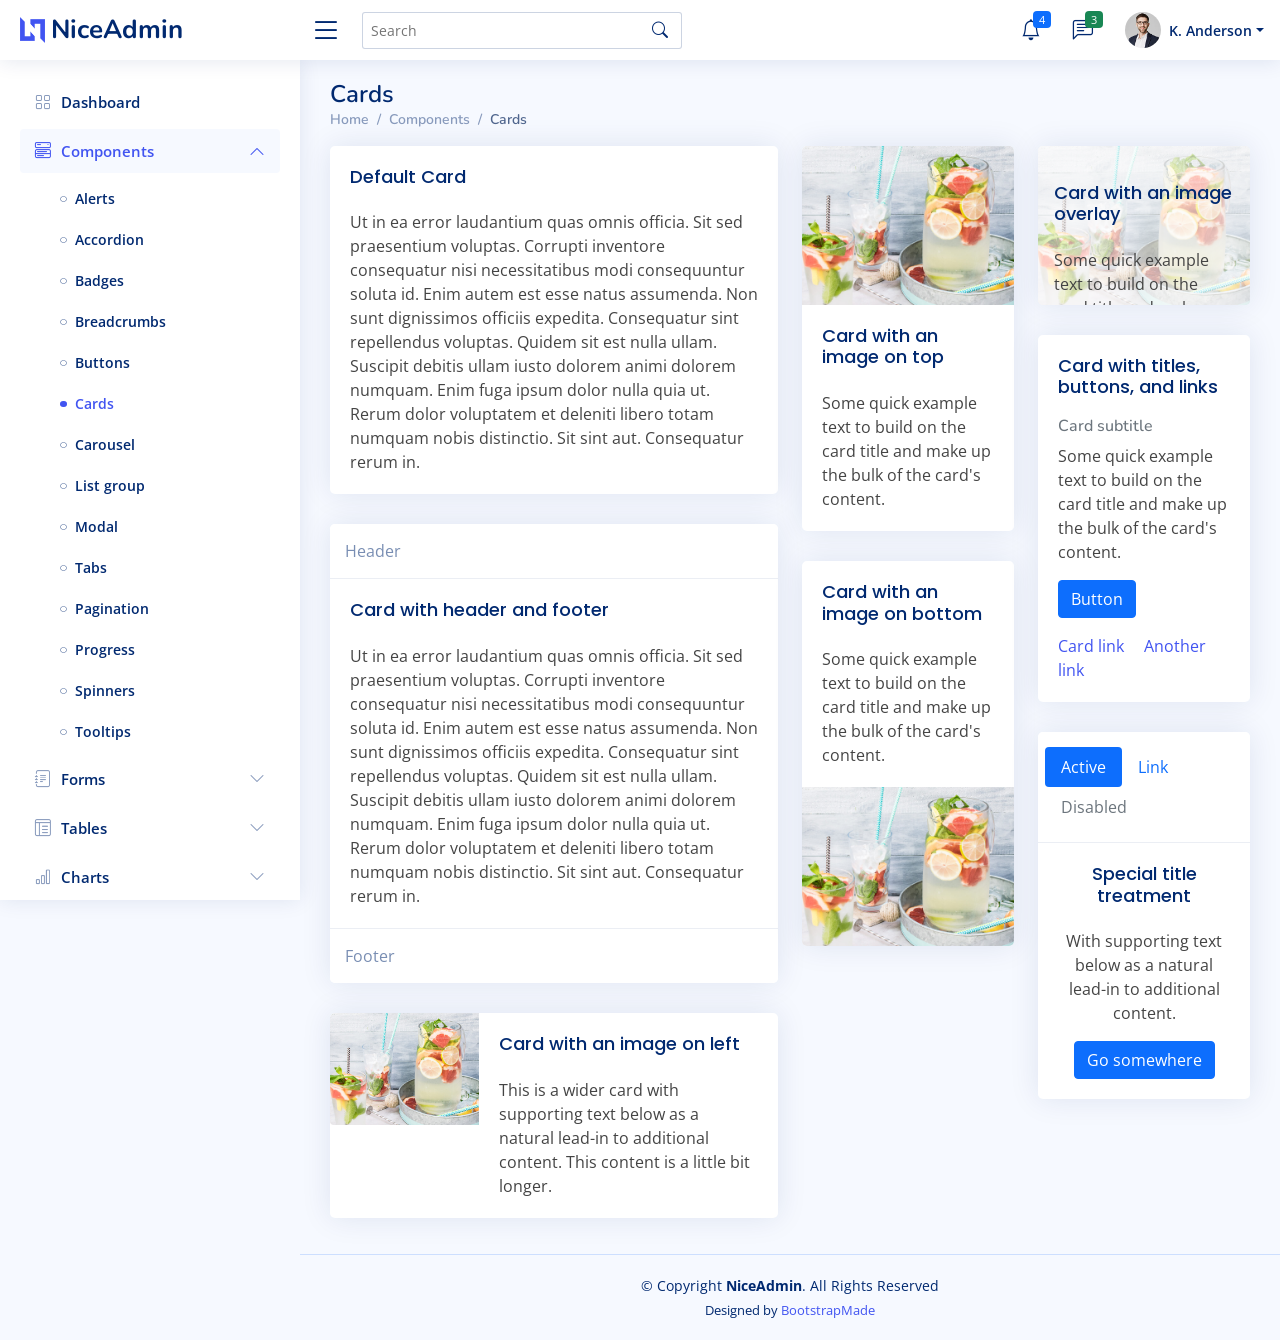
<file: ProjeS/Admin/components-cards.html>
<!DOCTYPE html>
<html lang="en">

<head>
  <meta charset="utf-8">
  <meta content="width=device-width, initial-scale=1.0" name="viewport">

  <title>Components / Cards - NiceAdmin Bootstrap Template</title>
  <meta content="" name="description">
  <meta content="" name="keywords">

  <!-- Favicons -->
  <link href="assets/img/favicon.png" rel="icon">
  <link href="assets/img/apple-touch-icon.png" rel="apple-touch-icon">

  <!-- Google Fonts -->
  <link href="https://fonts.gstatic.com" rel="preconnect">
  <link href="https://fonts.googleapis.com/css?family=Open+Sans:300,300i,400,400i,600,600i,700,700i|Nunito:300,300i,400,400i,600,600i,700,700i|Poppins:300,300i,400,400i,500,500i,600,600i,700,700i" rel="stylesheet">

  <!-- Vendor CSS Files -->
  <link href="assets/vendor/bootstrap/css/bootstrap.min.css" rel="stylesheet">
  <link href="assets/vendor/bootstrap-icons/bootstrap-icons.css" rel="stylesheet">
  <link href="assets/vendor/remixicon/remixicon.css" rel="stylesheet">
  <link href="assets/vendor/boxicons/css/boxicons.min.css" rel="stylesheet">
  <link href="assets/vendor/quill/quill.snow.css" rel="stylesheet">
  <link href="assets/vendor/quill/quill.bubble.css" rel="stylesheet">
  <link href="assets/vendor/simple-datatables/style.css" rel="stylesheet">

  <!-- Template Main CSS File -->
  <link href="assets/css/style.css" rel="stylesheet">

  <!-- =======================================================
  * Template Name: NiceAdmin - v2.1.0
  * Template URL: https://bootstrapmade.com/nice-admin-bootstrap-admin-html-template/
  * Author: BootstrapMade.com
  * License: https://bootstrapmade.com/license/
  ======================================================== -->
</head>

<body>

  <!-- ======= Header ======= -->
  <header id="header" class="header fixed-top d-flex align-items-center">

    <div class="d-flex align-items-center justify-content-between">
      <a href="index.html" class="logo d-flex align-items-center">
        <img src="assets/img/logo.png" alt="">
        <span class="d-none d-lg-block">NiceAdmin</span>
      </a>
      <i class="bi bi-list toggle-sidebar-btn"></i>
    </div><!-- End Logo -->

    <div class="search-bar">
      <form class="search-form d-flex align-items-center" method="POST" action="#">
        <input type="text" name="query" placeholder="Search" title="Enter search keyword">
        <button type="submit" title="Search"><i class="bi bi-search"></i></button>
      </form>
    </div><!-- End Search Bar -->

    <nav class="header-nav ms-auto">
      <ul class="d-flex align-items-center">

        <li class="nav-item d-block d-lg-none">
          <a class="nav-link nav-icon search-bar-toggle " href="#">
            <i class="bi bi-search"></i>
          </a>
        </li><!-- End Search Icon-->

        <li class="nav-item dropdown">

          <a class="nav-link nav-icon" href="#" data-bs-toggle="dropdown">
            <i class="bi bi-bell"></i>
            <span class="badge bg-primary badge-number">4</span>
          </a><!-- End Notification Icon -->

          <ul class="dropdown-menu dropdown-menu-end dropdown-menu-arrow notifications">
            <li class="dropdown-header">
              You have 4 new notifications
              <a href="#"><span class="badge rounded-pill bg-primary p-2 ms-2">View all</span></a>
            </li>
            <li>
              <hr class="dropdown-divider">
            </li>

            <li class="notification-item">
              <i class="bi bi-exclamation-circle text-warning"></i>
              <div>
                <h4>Lorem Ipsum</h4>
                <p>Quae dolorem earum veritatis oditseno</p>
                <p>30 min. ago</p>
              </div>
            </li>

            <li>
              <hr class="dropdown-divider">
            </li>

            <li class="notification-item">
              <i class="bi bi-x-circle text-danger"></i>
              <div>
                <h4>Atque rerum nesciunt</h4>
                <p>Quae dolorem earum veritatis oditseno</p>
                <p>1 hr. ago</p>
              </div>
            </li>

            <li>
              <hr class="dropdown-divider">
            </li>

            <li class="notification-item">
              <i class="bi bi-check-circle text-success"></i>
              <div>
                <h4>Sit rerum fuga</h4>
                <p>Quae dolorem earum veritatis oditseno</p>
                <p>2 hrs. ago</p>
              </div>
            </li>

            <li>
              <hr class="dropdown-divider">
            </li>

            <li class="notification-item">
              <i class="bi bi-info-circle text-primary"></i>
              <div>
                <h4>Dicta reprehenderit</h4>
                <p>Quae dolorem earum veritatis oditseno</p>
                <p>4 hrs. ago</p>
              </div>
            </li>

            <li>
              <hr class="dropdown-divider">
            </li>
            <li class="dropdown-footer">
              <a href="#">Show all notifications</a>
            </li>

          </ul><!-- End Notification Dropdown Items -->

        </li><!-- End Notification Nav -->

        <li class="nav-item dropdown">

          <a class="nav-link nav-icon" href="#" data-bs-toggle="dropdown">
            <i class="bi bi-chat-left-text"></i>
            <span class="badge bg-success badge-number">3</span>
          </a><!-- End Messages Icon -->

          <ul class="dropdown-menu dropdown-menu-end dropdown-menu-arrow messages">
            <li class="dropdown-header">
              You have 3 new messages
              <a href="#"><span class="badge rounded-pill bg-primary p-2 ms-2">View all</span></a>
            </li>
            <li>
              <hr class="dropdown-divider">
            </li>

            <li class="message-item">
              <a href="#">
                <img src="assets/img/messages-1.jpg" alt="" class="rounded-circle">
                <div>
                  <h4>Maria Hudson</h4>
                  <p>Velit asperiores et ducimus soluta repudiandae labore officia est ut...</p>
                  <p>4 hrs. ago</p>
                </div>
              </a>
            </li>
            <li>
              <hr class="dropdown-divider">
            </li>

            <li class="message-item">
              <a href="#">
                <img src="assets/img/messages-2.jpg" alt="" class="rounded-circle">
                <div>
                  <h4>Anna Nelson</h4>
                  <p>Velit asperiores et ducimus soluta repudiandae labore officia est ut...</p>
                  <p>6 hrs. ago</p>
                </div>
              </a>
            </li>
            <li>
              <hr class="dropdown-divider">
            </li>

            <li class="message-item">
              <a href="#">
                <img src="assets/img/messages-3.jpg" alt="" class="rounded-circle">
                <div>
                  <h4>David Muldon</h4>
                  <p>Velit asperiores et ducimus soluta repudiandae labore officia est ut...</p>
                  <p>8 hrs. ago</p>
                </div>
              </a>
            </li>
            <li>
              <hr class="dropdown-divider">
            </li>

            <li class="dropdown-footer">
              <a href="#">Show all messages</a>
            </li>

          </ul><!-- End Messages Dropdown Items -->

        </li><!-- End Messages Nav -->

        <li class="nav-item dropdown pe-3">

          <a class="nav-link nav-profile d-flex align-items-center pe-0" href="#" data-bs-toggle="dropdown">
            <img src="assets/img/profile-img.jpg" alt="Profile" class="rounded-circle">
            <span class="d-none d-md-block dropdown-toggle ps-2">K. Anderson</span>
          </a><!-- End Profile Iamge Icon -->

          <ul class="dropdown-menu dropdown-menu-end dropdown-menu-arrow profile">
            <li class="dropdown-header">
              <h6>Kevin Anderson</h6>
              <span>Web Designer</span>
            </li>
            <li>
              <hr class="dropdown-divider">
            </li>

            <li>
              <a class="dropdown-item d-flex align-items-center" href="users-profile.html">
                <i class="bi bi-person"></i>
                <span>My Profile</span>
              </a>
            </li>
            <li>
              <hr class="dropdown-divider">
            </li>

            <li>
              <a class="dropdown-item d-flex align-items-center" href="users-profile.html">
                <i class="bi bi-gear"></i>
                <span>Account Settings</span>
              </a>
            </li>
            <li>
              <hr class="dropdown-divider">
            </li>

            <li>
              <a class="dropdown-item d-flex align-items-center" href="pages-faq.html">
                <i class="bi bi-question-circle"></i>
                <span>Need Help?</span>
              </a>
            </li>
            <li>
              <hr class="dropdown-divider">
            </li>

            <li>
              <a class="dropdown-item d-flex align-items-center" href="#">
                <i class="bi bi-box-arrow-right"></i>
                <span>Sign Out</span>
              </a>
            </li>

          </ul><!-- End Profile Dropdown Items -->
        </li><!-- End Profile Nav -->

      </ul>
    </nav><!-- End Icons Navigation -->

  </header><!-- End Header -->

  <!-- ======= Sidebar ======= -->
  <aside id="sidebar" class="sidebar">

    <ul class="sidebar-nav" id="sidebar-nav">

      <li class="nav-item">
        <a class="nav-link collapsed" href="index.html">
          <i class="bi bi-grid"></i>
          <span>Dashboard</span>
        </a>
      </li><!-- End Dashboard Nav -->

      <li class="nav-item">
        <a class="nav-link " data-bs-target="#components-nav" data-bs-toggle="collapse" href="#">
          <i class="bi bi-menu-button-wide"></i><span>Components</span><i class="bi bi-chevron-down ms-auto"></i>
        </a>
        <ul id="components-nav" class="nav-content collapse show" data-bs-parent="#sidebar-nav">
          <li>
            <a href="components-alerts.html">
              <i class="bi bi-circle"></i><span>Alerts</span>
            </a>
          </li>
          <li>
            <a href="components-accordion.html">
              <i class="bi bi-circle"></i><span>Accordion</span>
            </a>
          </li>
          <li>
            <a href="components-badges.html">
              <i class="bi bi-circle"></i><span>Badges</span>
            </a>
          </li>
          <li>
            <a href="components-breadcrumbs.html">
              <i class="bi bi-circle"></i><span>Breadcrumbs</span>
            </a>
          </li>
          <li>
            <a href="components-buttons.html">
              <i class="bi bi-circle"></i><span>Buttons</span>
            </a>
          </li>
          <li>
            <a href="components-cards.html" class="active">
              <i class="bi bi-circle"></i><span>Cards</span>
            </a>
          </li>
          <li>
            <a href="components-carousel.html">
              <i class="bi bi-circle"></i><span>Carousel</span>
            </a>
          </li>
          <li>
            <a href="components-list-group.html">
              <i class="bi bi-circle"></i><span>List group</span>
            </a>
          </li>
          <li>
            <a href="components-modal.html">
              <i class="bi bi-circle"></i><span>Modal</span>
            </a>
          </li>
          <li>
            <a href="components-tabs.html">
              <i class="bi bi-circle"></i><span>Tabs</span>
            </a>
          </li>
          <li>
            <a href="components-pagination.html">
              <i class="bi bi-circle"></i><span>Pagination</span>
            </a>
          </li>
          <li>
            <a href="components-progress.html">
              <i class="bi bi-circle"></i><span>Progress</span>
            </a>
          </li>
          <li>
            <a href="components-spinners.html">
              <i class="bi bi-circle"></i><span>Spinners</span>
            </a>
          </li>
          <li>
            <a href="components-tooltips.html">
              <i class="bi bi-circle"></i><span>Tooltips</span>
            </a>
          </li>
        </ul>
      </li><!-- End Components Nav -->

      <li class="nav-item">
        <a class="nav-link collapsed" data-bs-target="#forms-nav" data-bs-toggle="collapse" href="#">
          <i class="bi bi-journal-text"></i><span>Forms</span><i class="bi bi-chevron-down ms-auto"></i>
        </a>
        <ul id="forms-nav" class="nav-content collapse " data-bs-parent="#sidebar-nav">
          <li>
            <a href="forms-elements.html">
              <i class="bi bi-circle"></i><span>Form Elements</span>
            </a>
          </li>
          <li>
            <a href="forms-layouts.html">
              <i class="bi bi-circle"></i><span>Form Layouts</span>
            </a>
          </li>
          <li>
            <a href="forms-editors.html">
              <i class="bi bi-circle"></i><span>Form Editors</span>
            </a>
          </li>
          <li>
            <a href="forms-validation.html">
              <i class="bi bi-circle"></i><span>Form Validation</span>
            </a>
          </li>
        </ul>
      </li><!-- End Forms Nav -->

      <li class="nav-item">
        <a class="nav-link collapsed" data-bs-target="#tables-nav" data-bs-toggle="collapse" href="#">
          <i class="bi bi-layout-text-window-reverse"></i><span>Tables</span><i class="bi bi-chevron-down ms-auto"></i>
        </a>
        <ul id="tables-nav" class="nav-content collapse " data-bs-parent="#sidebar-nav">
          <li>
            <a href="tables-general.html">
              <i class="bi bi-circle"></i><span>General Tables</span>
            </a>
          </li>
          <li>
            <a href="tables-data.html">
              <i class="bi bi-circle"></i><span>Data Tables</span>
            </a>
          </li>
        </ul>
      </li><!-- End Tables Nav -->

      <li class="nav-item">
        <a class="nav-link collapsed" data-bs-target="#charts-nav" data-bs-toggle="collapse" href="#">
          <i class="bi bi-bar-chart"></i><span>Charts</span><i class="bi bi-chevron-down ms-auto"></i>
        </a>
        <ul id="charts-nav" class="nav-content collapse " data-bs-parent="#sidebar-nav">
          <li>
            <a href="charts-chartjs.html">
              <i class="bi bi-circle"></i><span>Chart.js</span>
            </a>
          </li>
          <li>
            <a href="charts-apexcharts.html">
              <i class="bi bi-circle"></i><span>ApexCharts</span>
            </a>
          </li>
          <li>
            <a href="charts-echarts.html">
              <i class="bi bi-circle"></i><span>ECharts</span>
            </a>
          </li>
        </ul>
      </li><!-- End Charts Nav -->

      <li class="nav-item">
        <a class="nav-link collapsed" data-bs-target="#icons-nav" data-bs-toggle="collapse" href="#">
          <i class="bi bi-gem"></i><span>Icons</span><i class="bi bi-chevron-down ms-auto"></i>
        </a>
        <ul id="icons-nav" class="nav-content collapse " data-bs-parent="#sidebar-nav">
          <li>
            <a href="icons-bootstrap.html">
              <i class="bi bi-circle"></i><span>Bootstrap Icons</span>
            </a>
          </li>
          <li>
            <a href="icons-remix.html">
              <i class="bi bi-circle"></i><span>Remix Icons</span>
            </a>
          </li>
          <li>
            <a href="icons-boxicons.html">
              <i class="bi bi-circle"></i><span>Boxicons</span>
            </a>
          </li>
        </ul>
      </li><!-- End Icons Nav -->

      <li class="nav-heading">Pages</li>

      <li class="nav-item">
        <a class="nav-link collapsed" href="users-profile.html">
          <i class="bi bi-person"></i>
          <span>Profile</span>
        </a>
      </li><!-- End Profile Page Nav -->

      <li class="nav-item">
        <a class="nav-link collapsed" href="pages-faq.html">
          <i class="bi bi-question-circle"></i>
          <span>F.A.Q</span>
        </a>
      </li><!-- End F.A.Q Page Nav -->

      <li class="nav-item">
        <a class="nav-link collapsed" href="pages-contact.html">
          <i class="bi bi-envelope"></i>
          <span>Contact</span>
        </a>
      </li><!-- End Contact Page Nav -->

      <li class="nav-item">
        <a class="nav-link collapsed" href="pages-register.html">
          <i class="bi bi-card-list"></i>
          <span>Register</span>
        </a>
      </li><!-- End Register Page Nav -->

      <li class="nav-item">
        <a class="nav-link collapsed" href="pages-login.html">
          <i class="bi bi-box-arrow-in-right"></i>
          <span>Login</span>
        </a>
      </li><!-- End Login Page Nav -->

      <li class="nav-item">
        <a class="nav-link collapsed" href="pages-error-404.html">
          <i class="bi bi-dash-circle"></i>
          <span>Error 404</span>
        </a>
      </li><!-- End Error 404 Page Nav -->

      <li class="nav-item">
        <a class="nav-link collapsed" href="pages-blank.html">
          <i class="bi bi-file-earmark"></i>
          <span>Blank</span>
        </a>
      </li><!-- End Blank Page Nav -->

    </ul>

  </aside><!-- End Sidebar-->

  <main id="main" class="main">

    <div class="pagetitle">
      <h1>Cards</h1>
      <nav>
        <ol class="breadcrumb">
          <li class="breadcrumb-item"><a href="index.html">Home</a></li>
          <li class="breadcrumb-item">Components</li>
          <li class="breadcrumb-item active">Cards</li>
        </ol>
      </nav>
    </div><!-- End Page Title -->

    <section class="section">
      <div class="row align-items-top">
        <div class="col-lg-6">

          <!-- Default Card -->
          <div class="card">
            <div class="card-body">
              <h5 class="card-title">Default Card</h5>
              Ut in ea error laudantium quas omnis officia. Sit sed praesentium voluptas. Corrupti inventore consequatur nisi necessitatibus modi consequuntur soluta id. Enim autem est esse natus assumenda. Non sunt dignissimos officiis expedita. Consequatur sint repellendus voluptas.
              Quidem sit est nulla ullam. Suscipit debitis ullam iusto dolorem animi dolorem numquam. Enim fuga ipsum dolor nulla quia ut.
              Rerum dolor voluptatem et deleniti libero totam numquam nobis distinctio. Sit sint aut. Consequatur rerum in.
            </div>
          </div><!-- End Default Card -->

          <!-- Card with header and footer -->
          <div class="card">
            <div class="card-header">Header</div>
            <div class="card-body">
              <h5 class="card-title">Card with header and footer</h5>
              Ut in ea error laudantium quas omnis officia. Sit sed praesentium voluptas. Corrupti inventore consequatur nisi necessitatibus modi consequuntur soluta id. Enim autem est esse natus assumenda. Non sunt dignissimos officiis expedita. Consequatur sint repellendus voluptas.
              Quidem sit est nulla ullam. Suscipit debitis ullam iusto dolorem animi dolorem numquam. Enim fuga ipsum dolor nulla quia ut.
              Rerum dolor voluptatem et deleniti libero totam numquam nobis distinctio. Sit sint aut. Consequatur rerum in.
            </div>
            <div class="card-footer">
              Footer
            </div>
          </div><!-- End Card with header and footer -->

          <!-- Card with an image on left -->
          <div class="card mb-3">
            <div class="row g-0">
              <div class="col-md-4">
                <img src="assets/img/card.jpg" class="img-fluid rounded-start" alt="...">
              </div>
              <div class="col-md-8">
                <div class="card-body">
                  <h5 class="card-title">Card with an image on left</h5>
                  <p class="card-text">This is a wider card with supporting text below as a natural lead-in to additional content. This content is a little bit longer.</p>
                </div>
              </div>
            </div>
          </div><!-- End Card with an image on left -->

        </div>

        <div class="col-lg-3">

          <!-- Card with an image on top -->
          <div class="card">
            <img src="assets/img/card.jpg" class="card-img-top" alt="...">
            <div class="card-body">
              <h5 class="card-title">Card with an image on top</h5>
              <p class="card-text">Some quick example text to build on the card title and make up the bulk of the card's content.</p>
            </div>
          </div><!-- End Card with an image on top -->

          <!-- Card with an image on bottom -->
          <div class="card">
            <div class="card-body">
              <h5 class="card-title">Card with an image on bottom</h5>
              <p class="card-text">Some quick example text to build on the card title and make up the bulk of the card's content.</p>
            </div>
            <img src="assets/img/card.jpg" class="card-img-bottom" alt="...">
          </div><!-- End Card with an image on bottom -->

        </div>

        <div class="col-lg-3">

          <!-- Card with an image overlay -->
          <div class="card">
            <img src="assets/img/card.jpg" class="card-img-top" alt="...">
            <div class="card-img-overlay">
              <h5 class="card-title">Card with an image overlay</h5>
              <p class="card-text">Some quick example text to build on the card title and make up the bulk of the card's content.</p>
            </div>
          </div><!-- End Card with an image overlay -->

          <!-- Card with titles, buttons, and links -->
          <div class="card">
            <div class="card-body">
              <h5 class="card-title">Card with titles, buttons, and links</h5>
              <h6 class="card-subtitle mb-2 text-muted">Card subtitle</h6>
              <p class="card-text">Some quick example text to build on the card title and make up the bulk of the card's content.</p>
              <p class="card-text"><a href="#" class="btn btn-primary">Button</a></p>
              <a href="#" class="card-link">Card link</a>
              <a href="#" class="card-link">Another link</a>
            </div>
          </div><!-- End Card with titles, buttons, and links -->

          <!-- Special title treatmen -->
          <div class="card text-center">
            <div class="card-header">
              <ul class="nav nav-pills card-header-pills">
                <li class="nav-item">
                  <a class="nav-link active" href="#">Active</a>
                </li>
                <li class="nav-item">
                  <a class="nav-link" href="#">Link</a>
                </li>
                <li class="nav-item">
                  <a class="nav-link disabled" href="#" tabindex="-1" aria-disabled="true">Disabled</a>
                </li>
              </ul>
            </div>
            <div class="card-body">
              <h5 class="card-title">Special title treatment</h5>
              <p class="card-text">With supporting text below as a natural lead-in to additional content.</p>
              <a href="#" class="btn btn-primary">Go somewhere</a>
            </div>
          </div><!-- End Special title treatmen -->

        </div>

      </div>
    </section>

  </main><!-- End #main -->

  <!-- ======= Footer ======= -->
  <footer id="footer" class="footer">
    <div class="copyright">
      &copy; Copyright <strong><span>NiceAdmin</span></strong>. All Rights Reserved
    </div>
    <div class="credits">
      <!-- All the links in the footer should remain intact. -->
      <!-- You can delete the links only if you purchased the pro version. -->
      <!-- Licensing information: https://bootstrapmade.com/license/ -->
      <!-- Purchase the pro version with working PHP/AJAX contact form: https://bootstrapmade.com/nice-admin-bootstrap-admin-html-template/ -->
      Designed by <a href="https://bootstrapmade.com/">BootstrapMade</a>
    </div>
  </footer><!-- End Footer -->

  <a href="#" class="back-to-top d-flex align-items-center justify-content-center"><i class="bi bi-arrow-up-short"></i></a>

  <!-- Vendor JS Files -->
  <script src="assets/vendor/bootstrap/js/bootstrap.bundle.js"></script>
  <script src="assets/vendor/php-email-form/validate.js"></script>
  <script src="assets/vendor/quill/quill.min.js"></script>
  <script src="assets/vendor/tinymce/tinymce.min.js"></script>
  <script src="assets/vendor/simple-datatables/simple-datatables.js"></script>
  <script src="assets/vendor/chart.js/chart.min.js"></script>
  <script src="assets/vendor/apexcharts/apexcharts.min.js"></script>
  <script src="assets/vendor/echarts/echarts.min.js"></script>

  <!-- Template Main JS File -->
  <script src="assets/js/main.js"></script>

</body>

</html>
</file>
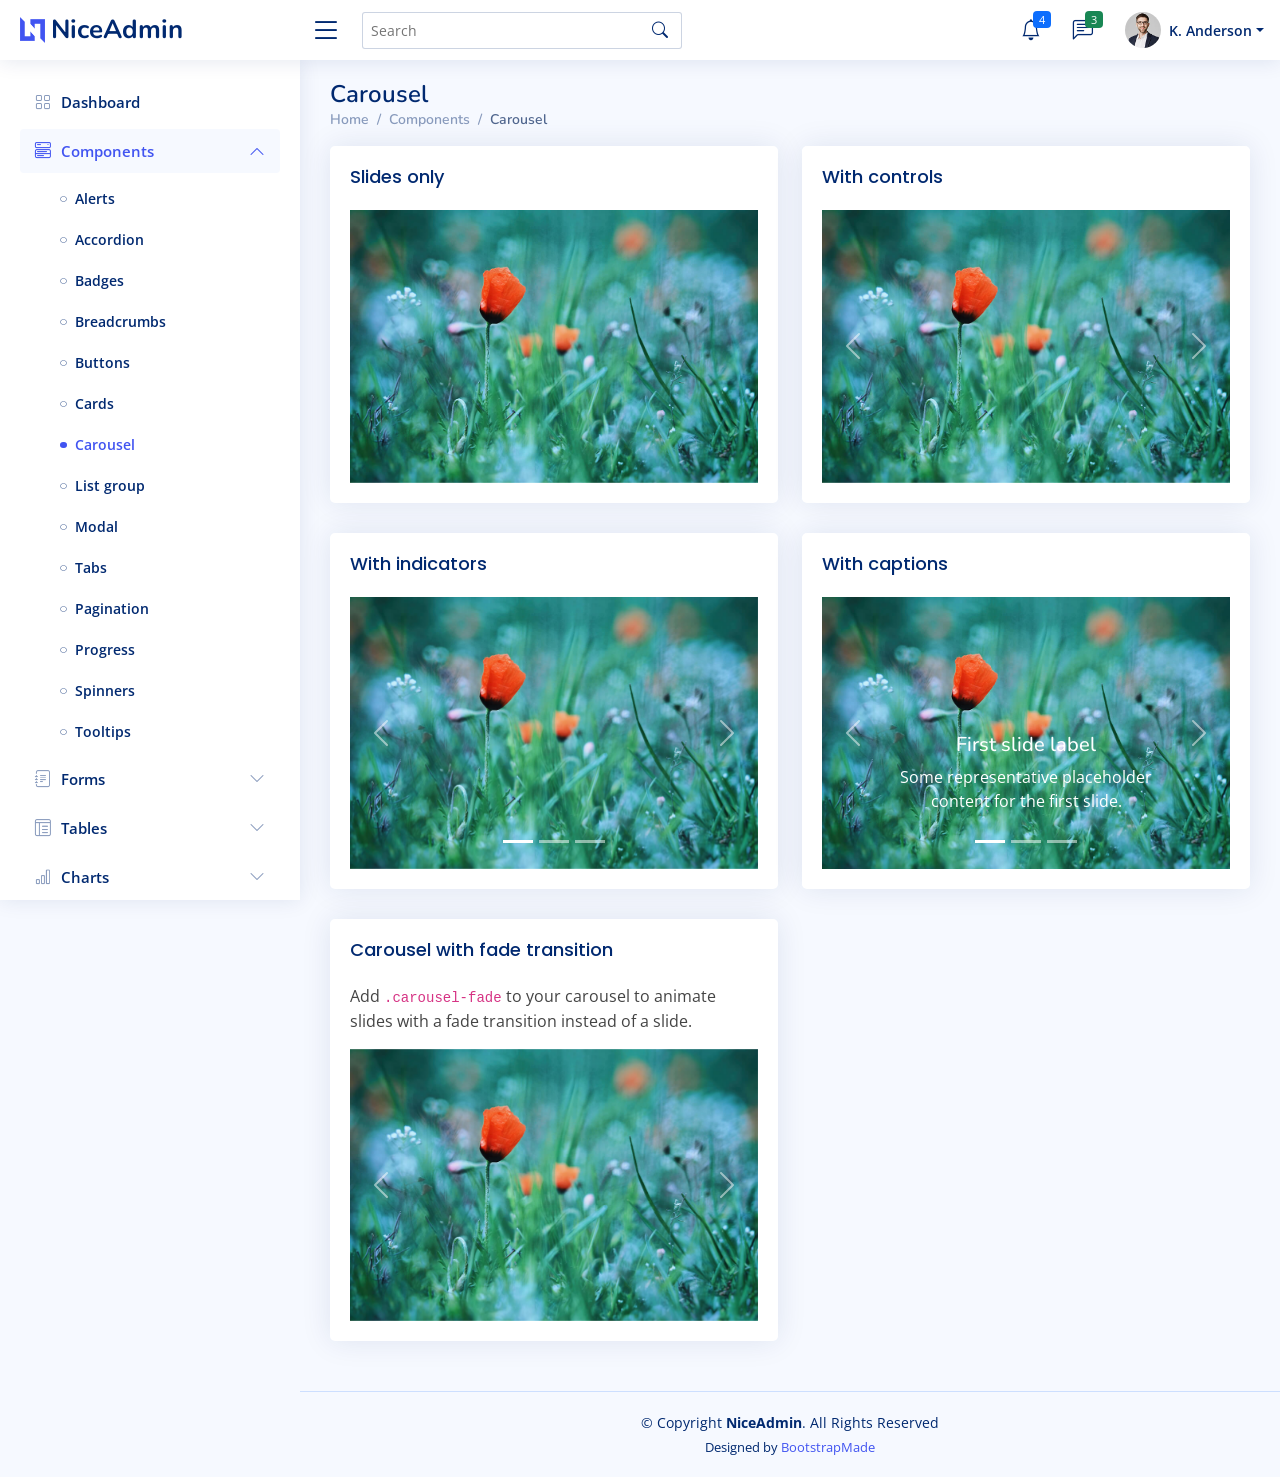
<file: ProjeS/Admin/components-carousel.html>
<!DOCTYPE html>
<html lang="en">

<head>
  <meta charset="utf-8">
  <meta content="width=device-width, initial-scale=1.0" name="viewport">

  <title>Components / Carousel - NiceAdmin Bootstrap Template</title>
  <meta content="" name="description">
  <meta content="" name="keywords">

  <!-- Favicons -->
  <link href="assets/img/favicon.png" rel="icon">
  <link href="assets/img/apple-touch-icon.png" rel="apple-touch-icon">

  <!-- Google Fonts -->
  <link href="https://fonts.gstatic.com" rel="preconnect">
  <link href="https://fonts.googleapis.com/css?family=Open+Sans:300,300i,400,400i,600,600i,700,700i|Nunito:300,300i,400,400i,600,600i,700,700i|Poppins:300,300i,400,400i,500,500i,600,600i,700,700i" rel="stylesheet">

  <!-- Vendor CSS Files -->
  <link href="assets/vendor/bootstrap/css/bootstrap.min.css" rel="stylesheet">
  <link href="assets/vendor/bootstrap-icons/bootstrap-icons.css" rel="stylesheet">
  <link href="assets/vendor/remixicon/remixicon.css" rel="stylesheet">
  <link href="assets/vendor/boxicons/css/boxicons.min.css" rel="stylesheet">
  <link href="assets/vendor/quill/quill.snow.css" rel="stylesheet">
  <link href="assets/vendor/quill/quill.bubble.css" rel="stylesheet">
  <link href="assets/vendor/simple-datatables/style.css" rel="stylesheet">

  <!-- Template Main CSS File -->
  <link href="assets/css/style.css" rel="stylesheet">

  <!-- =======================================================
  * Template Name: NiceAdmin - v2.1.0
  * Template URL: https://bootstrapmade.com/nice-admin-bootstrap-admin-html-template/
  * Author: BootstrapMade.com
  * License: https://bootstrapmade.com/license/
  ======================================================== -->
</head>

<body>

  <!-- ======= Header ======= -->
  <header id="header" class="header fixed-top d-flex align-items-center">

    <div class="d-flex align-items-center justify-content-between">
      <a href="index.html" class="logo d-flex align-items-center">
        <img src="assets/img/logo.png" alt="">
        <span class="d-none d-lg-block">NiceAdmin</span>
      </a>
      <i class="bi bi-list toggle-sidebar-btn"></i>
    </div><!-- End Logo -->

    <div class="search-bar">
      <form class="search-form d-flex align-items-center" method="POST" action="#">
        <input type="text" name="query" placeholder="Search" title="Enter search keyword">
        <button type="submit" title="Search"><i class="bi bi-search"></i></button>
      </form>
    </div><!-- End Search Bar -->

    <nav class="header-nav ms-auto">
      <ul class="d-flex align-items-center">

        <li class="nav-item d-block d-lg-none">
          <a class="nav-link nav-icon search-bar-toggle " href="#">
            <i class="bi bi-search"></i>
          </a>
        </li><!-- End Search Icon-->

        <li class="nav-item dropdown">

          <a class="nav-link nav-icon" href="#" data-bs-toggle="dropdown">
            <i class="bi bi-bell"></i>
            <span class="badge bg-primary badge-number">4</span>
          </a><!-- End Notification Icon -->

          <ul class="dropdown-menu dropdown-menu-end dropdown-menu-arrow notifications">
            <li class="dropdown-header">
              You have 4 new notifications
              <a href="#"><span class="badge rounded-pill bg-primary p-2 ms-2">View all</span></a>
            </li>
            <li>
              <hr class="dropdown-divider">
            </li>

            <li class="notification-item">
              <i class="bi bi-exclamation-circle text-warning"></i>
              <div>
                <h4>Lorem Ipsum</h4>
                <p>Quae dolorem earum veritatis oditseno</p>
                <p>30 min. ago</p>
              </div>
            </li>

            <li>
              <hr class="dropdown-divider">
            </li>

            <li class="notification-item">
              <i class="bi bi-x-circle text-danger"></i>
              <div>
                <h4>Atque rerum nesciunt</h4>
                <p>Quae dolorem earum veritatis oditseno</p>
                <p>1 hr. ago</p>
              </div>
            </li>

            <li>
              <hr class="dropdown-divider">
            </li>

            <li class="notification-item">
              <i class="bi bi-check-circle text-success"></i>
              <div>
                <h4>Sit rerum fuga</h4>
                <p>Quae dolorem earum veritatis oditseno</p>
                <p>2 hrs. ago</p>
              </div>
            </li>

            <li>
              <hr class="dropdown-divider">
            </li>

            <li class="notification-item">
              <i class="bi bi-info-circle text-primary"></i>
              <div>
                <h4>Dicta reprehenderit</h4>
                <p>Quae dolorem earum veritatis oditseno</p>
                <p>4 hrs. ago</p>
              </div>
            </li>

            <li>
              <hr class="dropdown-divider">
            </li>
            <li class="dropdown-footer">
              <a href="#">Show all notifications</a>
            </li>

          </ul><!-- End Notification Dropdown Items -->

        </li><!-- End Notification Nav -->

        <li class="nav-item dropdown">

          <a class="nav-link nav-icon" href="#" data-bs-toggle="dropdown">
            <i class="bi bi-chat-left-text"></i>
            <span class="badge bg-success badge-number">3</span>
          </a><!-- End Messages Icon -->

          <ul class="dropdown-menu dropdown-menu-end dropdown-menu-arrow messages">
            <li class="dropdown-header">
              You have 3 new messages
              <a href="#"><span class="badge rounded-pill bg-primary p-2 ms-2">View all</span></a>
            </li>
            <li>
              <hr class="dropdown-divider">
            </li>

            <li class="message-item">
              <a href="#">
                <img src="assets/img/messages-1.jpg" alt="" class="rounded-circle">
                <div>
                  <h4>Maria Hudson</h4>
                  <p>Velit asperiores et ducimus soluta repudiandae labore officia est ut...</p>
                  <p>4 hrs. ago</p>
                </div>
              </a>
            </li>
            <li>
              <hr class="dropdown-divider">
            </li>

            <li class="message-item">
              <a href="#">
                <img src="assets/img/messages-2.jpg" alt="" class="rounded-circle">
                <div>
                  <h4>Anna Nelson</h4>
                  <p>Velit asperiores et ducimus soluta repudiandae labore officia est ut...</p>
                  <p>6 hrs. ago</p>
                </div>
              </a>
            </li>
            <li>
              <hr class="dropdown-divider">
            </li>

            <li class="message-item">
              <a href="#">
                <img src="assets/img/messages-3.jpg" alt="" class="rounded-circle">
                <div>
                  <h4>David Muldon</h4>
                  <p>Velit asperiores et ducimus soluta repudiandae labore officia est ut...</p>
                  <p>8 hrs. ago</p>
                </div>
              </a>
            </li>
            <li>
              <hr class="dropdown-divider">
            </li>

            <li class="dropdown-footer">
              <a href="#">Show all messages</a>
            </li>

          </ul><!-- End Messages Dropdown Items -->

        </li><!-- End Messages Nav -->

        <li class="nav-item dropdown pe-3">

          <a class="nav-link nav-profile d-flex align-items-center pe-0" href="#" data-bs-toggle="dropdown">
            <img src="assets/img/profile-img.jpg" alt="Profile" class="rounded-circle">
            <span class="d-none d-md-block dropdown-toggle ps-2">K. Anderson</span>
          </a><!-- End Profile Iamge Icon -->

          <ul class="dropdown-menu dropdown-menu-end dropdown-menu-arrow profile">
            <li class="dropdown-header">
              <h6>Kevin Anderson</h6>
              <span>Web Designer</span>
            </li>
            <li>
              <hr class="dropdown-divider">
            </li>

            <li>
              <a class="dropdown-item d-flex align-items-center" href="users-profile.html">
                <i class="bi bi-person"></i>
                <span>My Profile</span>
              </a>
            </li>
            <li>
              <hr class="dropdown-divider">
            </li>

            <li>
              <a class="dropdown-item d-flex align-items-center" href="users-profile.html">
                <i class="bi bi-gear"></i>
                <span>Account Settings</span>
              </a>
            </li>
            <li>
              <hr class="dropdown-divider">
            </li>

            <li>
              <a class="dropdown-item d-flex align-items-center" href="pages-faq.html">
                <i class="bi bi-question-circle"></i>
                <span>Need Help?</span>
              </a>
            </li>
            <li>
              <hr class="dropdown-divider">
            </li>

            <li>
              <a class="dropdown-item d-flex align-items-center" href="#">
                <i class="bi bi-box-arrow-right"></i>
                <span>Sign Out</span>
              </a>
            </li>

          </ul><!-- End Profile Dropdown Items -->
        </li><!-- End Profile Nav -->

      </ul>
    </nav><!-- End Icons Navigation -->

  </header><!-- End Header -->

  <!-- ======= Sidebar ======= -->
  <aside id="sidebar" class="sidebar">

    <ul class="sidebar-nav" id="sidebar-nav">

      <li class="nav-item">
        <a class="nav-link collapsed" href="index.html">
          <i class="bi bi-grid"></i>
          <span>Dashboard</span>
        </a>
      </li><!-- End Dashboard Nav -->

      <li class="nav-item">
        <a class="nav-link " data-bs-target="#components-nav" data-bs-toggle="collapse" href="#">
          <i class="bi bi-menu-button-wide"></i><span>Components</span><i class="bi bi-chevron-down ms-auto"></i>
        </a>
        <ul id="components-nav" class="nav-content collapse show" data-bs-parent="#sidebar-nav">
          <li>
            <a href="components-alerts.html">
              <i class="bi bi-circle"></i><span>Alerts</span>
            </a>
          </li>
          <li>
            <a href="components-accordion.html">
              <i class="bi bi-circle"></i><span>Accordion</span>
            </a>
          </li>
          <li>
            <a href="components-badges.html">
              <i class="bi bi-circle"></i><span>Badges</span>
            </a>
          </li>
          <li>
            <a href="components-breadcrumbs.html">
              <i class="bi bi-circle"></i><span>Breadcrumbs</span>
            </a>
          </li>
          <li>
            <a href="components-buttons.html">
              <i class="bi bi-circle"></i><span>Buttons</span>
            </a>
          </li>
          <li>
            <a href="components-cards.html">
              <i class="bi bi-circle"></i><span>Cards</span>
            </a>
          </li>
          <li>
            <a href="components-carousel.html" class="active">
              <i class="bi bi-circle"></i><span>Carousel</span>
            </a>
          </li>
          <li>
            <a href="components-list-group.html">
              <i class="bi bi-circle"></i><span>List group</span>
            </a>
          </li>
          <li>
            <a href="components-modal.html">
              <i class="bi bi-circle"></i><span>Modal</span>
            </a>
          </li>
          <li>
            <a href="components-tabs.html">
              <i class="bi bi-circle"></i><span>Tabs</span>
            </a>
          </li>
          <li>
            <a href="components-pagination.html">
              <i class="bi bi-circle"></i><span>Pagination</span>
            </a>
          </li>
          <li>
            <a href="components-progress.html">
              <i class="bi bi-circle"></i><span>Progress</span>
            </a>
          </li>
          <li>
            <a href="components-spinners.html">
              <i class="bi bi-circle"></i><span>Spinners</span>
            </a>
          </li>
          <li>
            <a href="components-tooltips.html">
              <i class="bi bi-circle"></i><span>Tooltips</span>
            </a>
          </li>
        </ul>
      </li><!-- End Components Nav -->

      <li class="nav-item">
        <a class="nav-link collapsed" data-bs-target="#forms-nav" data-bs-toggle="collapse" href="#">
          <i class="bi bi-journal-text"></i><span>Forms</span><i class="bi bi-chevron-down ms-auto"></i>
        </a>
        <ul id="forms-nav" class="nav-content collapse " data-bs-parent="#sidebar-nav">
          <li>
            <a href="forms-elements.html">
              <i class="bi bi-circle"></i><span>Form Elements</span>
            </a>
          </li>
          <li>
            <a href="forms-layouts.html">
              <i class="bi bi-circle"></i><span>Form Layouts</span>
            </a>
          </li>
          <li>
            <a href="forms-editors.html">
              <i class="bi bi-circle"></i><span>Form Editors</span>
            </a>
          </li>
          <li>
            <a href="forms-validation.html">
              <i class="bi bi-circle"></i><span>Form Validation</span>
            </a>
          </li>
        </ul>
      </li><!-- End Forms Nav -->

      <li class="nav-item">
        <a class="nav-link collapsed" data-bs-target="#tables-nav" data-bs-toggle="collapse" href="#">
          <i class="bi bi-layout-text-window-reverse"></i><span>Tables</span><i class="bi bi-chevron-down ms-auto"></i>
        </a>
        <ul id="tables-nav" class="nav-content collapse " data-bs-parent="#sidebar-nav">
          <li>
            <a href="tables-general.html">
              <i class="bi bi-circle"></i><span>General Tables</span>
            </a>
          </li>
          <li>
            <a href="tables-data.html">
              <i class="bi bi-circle"></i><span>Data Tables</span>
            </a>
          </li>
        </ul>
      </li><!-- End Tables Nav -->

      <li class="nav-item">
        <a class="nav-link collapsed" data-bs-target="#charts-nav" data-bs-toggle="collapse" href="#">
          <i class="bi bi-bar-chart"></i><span>Charts</span><i class="bi bi-chevron-down ms-auto"></i>
        </a>
        <ul id="charts-nav" class="nav-content collapse " data-bs-parent="#sidebar-nav">
          <li>
            <a href="charts-chartjs.html">
              <i class="bi bi-circle"></i><span>Chart.js</span>
            </a>
          </li>
          <li>
            <a href="charts-apexcharts.html">
              <i class="bi bi-circle"></i><span>ApexCharts</span>
            </a>
          </li>
          <li>
            <a href="charts-echarts.html">
              <i class="bi bi-circle"></i><span>ECharts</span>
            </a>
          </li>
        </ul>
      </li><!-- End Charts Nav -->

      <li class="nav-item">
        <a class="nav-link collapsed" data-bs-target="#icons-nav" data-bs-toggle="collapse" href="#">
          <i class="bi bi-gem"></i><span>Icons</span><i class="bi bi-chevron-down ms-auto"></i>
        </a>
        <ul id="icons-nav" class="nav-content collapse " data-bs-parent="#sidebar-nav">
          <li>
            <a href="icons-bootstrap.html">
              <i class="bi bi-circle"></i><span>Bootstrap Icons</span>
            </a>
          </li>
          <li>
            <a href="icons-remix.html">
              <i class="bi bi-circle"></i><span>Remix Icons</span>
            </a>
          </li>
          <li>
            <a href="icons-boxicons.html">
              <i class="bi bi-circle"></i><span>Boxicons</span>
            </a>
          </li>
        </ul>
      </li><!-- End Icons Nav -->

      <li class="nav-heading">Pages</li>

      <li class="nav-item">
        <a class="nav-link collapsed" href="users-profile.html">
          <i class="bi bi-person"></i>
          <span>Profile</span>
        </a>
      </li><!-- End Profile Page Nav -->

      <li class="nav-item">
        <a class="nav-link collapsed" href="pages-faq.html">
          <i class="bi bi-question-circle"></i>
          <span>F.A.Q</span>
        </a>
      </li><!-- End F.A.Q Page Nav -->

      <li class="nav-item">
        <a class="nav-link collapsed" href="pages-contact.html">
          <i class="bi bi-envelope"></i>
          <span>Contact</span>
        </a>
      </li><!-- End Contact Page Nav -->

      <li class="nav-item">
        <a class="nav-link collapsed" href="pages-register.html">
          <i class="bi bi-card-list"></i>
          <span>Register</span>
        </a>
      </li><!-- End Register Page Nav -->

      <li class="nav-item">
        <a class="nav-link collapsed" href="pages-login.html">
          <i class="bi bi-box-arrow-in-right"></i>
          <span>Login</span>
        </a>
      </li><!-- End Login Page Nav -->

      <li class="nav-item">
        <a class="nav-link collapsed" href="pages-error-404.html">
          <i class="bi bi-dash-circle"></i>
          <span>Error 404</span>
        </a>
      </li><!-- End Error 404 Page Nav -->

      <li class="nav-item">
        <a class="nav-link collapsed" href="pages-blank.html">
          <i class="bi bi-file-earmark"></i>
          <span>Blank</span>
        </a>
      </li><!-- End Blank Page Nav -->

    </ul>

  </aside><!-- End Sidebar-->

  <main id="main" class="main">

    <div class="pagetitle">
      <h1>Carousel</h1>
      <nav>
        <ol class="breadcrumb">
          <li class="breadcrumb-item"><a href="index.html">Home</a></li>
          <li class="breadcrumb-item">Components</li>
          <li class="breadcrumb-item active">Carousel</li>
        </ol>
      </nav>
    </div><!-- End Page Title -->

    <section class="section">
      <div class="row">
        <div class="col-lg-6">

          <div class="card">
            <div class="card-body">
              <h5 class="card-title">Slides only</h5>

              <!-- Slides only carousel -->
              <div id="carouselExampleSlidesOnly" class="carousel slide" data-bs-ride="carousel">
                <div class="carousel-inner">
                  <div class="carousel-item active">
                    <img src="assets/img/slides-1.jpg" class="d-block w-100" alt="...">
                  </div>
                  <div class="carousel-item">
                    <img src="assets/img/slides-2.jpg" class="d-block w-100" alt="...">
                  </div>
                  <div class="carousel-item">
                    <img src="assets/img/slides-3.jpg" class="d-block w-100" alt="...">
                  </div>
                </div>
              </div><!-- End Slides only carousel-->

            </div>
          </div>

          <div class="card">
            <div class="card-body">
              <h5 class="card-title">With indicators</h5>

              <!-- Slides with indicators -->
              <div id="carouselExampleIndicators" class="carousel slide" data-bs-ride="carousel">
                <div class="carousel-indicators">
                  <button type="button" data-bs-target="#carouselExampleIndicators" data-bs-slide-to="0" class="active" aria-current="true" aria-label="Slide 1"></button>
                  <button type="button" data-bs-target="#carouselExampleIndicators" data-bs-slide-to="1" aria-label="Slide 2"></button>
                  <button type="button" data-bs-target="#carouselExampleIndicators" data-bs-slide-to="2" aria-label="Slide 3"></button>
                </div>
                <div class="carousel-inner">
                  <div class="carousel-item active">
                    <img src="assets/img/slides-1.jpg" class="d-block w-100" alt="...">
                  </div>
                  <div class="carousel-item">
                    <img src="assets/img/slides-2.jpg" class="d-block w-100" alt="...">
                  </div>
                  <div class="carousel-item">
                    <img src="assets/img/slides-3.jpg" class="d-block w-100" alt="...">
                  </div>
                </div>

                <button class="carousel-control-prev" type="button" data-bs-target="#carouselExampleIndicators" data-bs-slide="prev">
                  <span class="carousel-control-prev-icon" aria-hidden="true"></span>
                  <span class="visually-hidden">Previous</span>
                </button>
                <button class="carousel-control-next" type="button" data-bs-target="#carouselExampleIndicators" data-bs-slide="next">
                  <span class="carousel-control-next-icon" aria-hidden="true"></span>
                  <span class="visually-hidden">Next</span>
                </button>

              </div><!-- End Slides with indicators -->

            </div>
          </div>

          <div class="card">
            <div class="card-body">
              <h5 class="card-title">Carousel with fade transition</h5>
              <p>Add <code>.carousel-fade</code> to your carousel to animate slides with a fade transition instead of a slide.</p>

              <!-- Slides with fade transition -->
              <div id="carouselExampleFade" class="carousel slide carousel-fade" data-bs-ride="carousel">
                <div class="carousel-inner">
                  <div class="carousel-item active">
                    <img src="assets/img/slides-1.jpg" class="d-block w-100" alt="...">
                  </div>
                  <div class="carousel-item">
                    <img src="assets/img/slides-2.jpg" class="d-block w-100" alt="...">
                  </div>
                  <div class="carousel-item">
                    <img src="assets/img/slides-3.jpg" class="d-block w-100" alt="...">
                  </div>
                </div>

                <button class="carousel-control-prev" type="button" data-bs-target="#carouselExampleFade" data-bs-slide="prev">
                  <span class="carousel-control-prev-icon" aria-hidden="true"></span>
                  <span class="visually-hidden">Previous</span>
                </button>
                <button class="carousel-control-next" type="button" data-bs-target="#carouselExampleFade" data-bs-slide="next">
                  <span class="carousel-control-next-icon" aria-hidden="true"></span>
                  <span class="visually-hidden">Next</span>
                </button>

              </div><!-- End Slides with fade transition -->

            </div>
          </div>

        </div>

        <div class="col-lg-6">

          <div class="card">
            <div class="card-body">
              <h5 class="card-title">With controls</h5>

              <!-- Slides with controls -->
              <div id="carouselExampleControls" class="carousel slide" data-bs-ride="carousel">
                <div class="carousel-inner">
                  <div class="carousel-item active">
                    <img src="assets/img/slides-1.jpg" class="d-block w-100" alt="...">
                  </div>
                  <div class="carousel-item">
                    <img src="assets/img/slides-2.jpg" class="d-block w-100" alt="...">
                  </div>
                  <div class="carousel-item">
                    <img src="assets/img/slides-3.jpg" class="d-block w-100" alt="...">
                  </div>
                </div>

                <button class="carousel-control-prev" type="button" data-bs-target="#carouselExampleControls" data-bs-slide="prev">
                  <span class="carousel-control-prev-icon" aria-hidden="true"></span>
                  <span class="visually-hidden">Previous</span>
                </button>
                <button class="carousel-control-next" type="button" data-bs-target="#carouselExampleControls" data-bs-slide="next">
                  <span class="carousel-control-next-icon" aria-hidden="true"></span>
                  <span class="visually-hidden">Next</span>
                </button>

              </div><!-- End Slides with controls -->

            </div>
          </div>

          <div class="card">
            <div class="card-body">
              <h5 class="card-title">With captions</h5>

              <!-- Slides with captions -->
              <div id="carouselExampleCaptions" class="carousel slide" data-bs-ride="carousel">
                <div class="carousel-indicators">
                  <button type="button" data-bs-target="#carouselExampleCaptions" data-bs-slide-to="0" class="active" aria-current="true" aria-label="Slide 1"></button>
                  <button type="button" data-bs-target="#carouselExampleCaptions" data-bs-slide-to="1" aria-label="Slide 2"></button>
                  <button type="button" data-bs-target="#carouselExampleCaptions" data-bs-slide-to="2" aria-label="Slide 3"></button>
                </div>
                <div class="carousel-inner">
                  <div class="carousel-item active">
                    <img src="assets/img/slides-1.jpg" class="d-block w-100" alt="...">
                    <div class="carousel-caption d-none d-md-block">
                      <h5>First slide label</h5>
                      <p>Some representative placeholder content for the first slide.</p>
                    </div>
                  </div>
                  <div class="carousel-item">
                    <img src="assets/img/slides-2.jpg" class="d-block w-100" alt="...">
                    <div class="carousel-caption d-none d-md-block">
                      <h5>Second slide label</h5>
                      <p>Some representative placeholder content for the second slide.</p>
                    </div>
                  </div>
                  <div class="carousel-item">
                    <img src="assets/img/slides-3.jpg" class="d-block w-100" alt="...">
                    <div class="carousel-caption d-none d-md-block">
                      <h5>Third slide label</h5>
                      <p>Some representative placeholder content for the third slide.</p>
                    </div>
                  </div>
                </div>

                <button class="carousel-control-prev" type="button" data-bs-target="#carouselExampleCaptions" data-bs-slide="prev">
                  <span class="carousel-control-prev-icon" aria-hidden="true"></span>
                  <span class="visually-hidden">Previous</span>
                </button>
                <button class="carousel-control-next" type="button" data-bs-target="#carouselExampleCaptions" data-bs-slide="next">
                  <span class="carousel-control-next-icon" aria-hidden="true"></span>
                  <span class="visually-hidden">Next</span>
                </button>

              </div><!-- End Slides with captions -->

            </div>
          </div>

        </div>
      </div>
    </section>

  </main><!-- End #main -->

  <!-- ======= Footer ======= -->
  <footer id="footer" class="footer">
    <div class="copyright">
      &copy; Copyright <strong><span>NiceAdmin</span></strong>. All Rights Reserved
    </div>
    <div class="credits">
      <!-- All the links in the footer should remain intact. -->
      <!-- You can delete the links only if you purchased the pro version. -->
      <!-- Licensing information: https://bootstrapmade.com/license/ -->
      <!-- Purchase the pro version with working PHP/AJAX contact form: https://bootstrapmade.com/nice-admin-bootstrap-admin-html-template/ -->
      Designed by <a href="https://bootstrapmade.com/">BootstrapMade</a>
    </div>
  </footer><!-- End Footer -->

  <a href="#" class="back-to-top d-flex align-items-center justify-content-center"><i class="bi bi-arrow-up-short"></i></a>

  <!-- Vendor JS Files -->
  <script src="assets/vendor/bootstrap/js/bootstrap.bundle.js"></script>
  <script src="assets/vendor/php-email-form/validate.js"></script>
  <script src="assets/vendor/quill/quill.min.js"></script>
  <script src="assets/vendor/tinymce/tinymce.min.js"></script>
  <script src="assets/vendor/simple-datatables/simple-datatables.js"></script>
  <script src="assets/vendor/chart.js/chart.min.js"></script>
  <script src="assets/vendor/apexcharts/apexcharts.min.js"></script>
  <script src="assets/vendor/echarts/echarts.min.js"></script>

  <!-- Template Main JS File -->
  <script src="assets/js/main.js"></script>

</body>

</html>
</file>
<file: ProjeS/Admin/assets/vendor/quill/quill.snow.css>
/*!
 * Quill Editor v1.3.7
 * https://quilljs.com/
 * Copyright (c) 2014, Jason Chen
 * Copyright (c) 2013, salesforce.com
 */
.ql-container {
  box-sizing: border-box;
  font-family: Helvetica, Arial, sans-serif;
  font-size: 13px;
  height: 100%;
  margin: 0px;
  position: relative;
}
.ql-container.ql-disabled .ql-tooltip {
  visibility: hidden;
}
.ql-container.ql-disabled .ql-editor ul[data-checked] > li::before {
  pointer-events: none;
}
.ql-clipboard {
  left: -100000px;
  height: 1px;
  overflow-y: hidden;
  position: absolute;
  top: 50%;
}
.ql-clipboard p {
  margin: 0;
  padding: 0;
}
.ql-editor {
  box-sizing: border-box;
  line-height: 1.42;
  height: 100%;
  outline: none;
  overflow-y: auto;
  padding: 12px 15px;
  tab-size: 4;
  -moz-tab-size: 4;
  text-align: left;
  white-space: pre-wrap;
  word-wrap: break-word;
}
.ql-editor > * {
  cursor: text;
}
.ql-editor p,
.ql-editor ol,
.ql-editor ul,
.ql-editor pre,
.ql-editor blockquote,
.ql-editor h1,
.ql-editor h2,
.ql-editor h3,
.ql-editor h4,
.ql-editor h5,
.ql-editor h6 {
  margin: 0;
  padding: 0;
  counter-reset: list-1 list-2 list-3 list-4 list-5 list-6 list-7 list-8 list-9;
}
.ql-editor ol,
.ql-editor ul {
  padding-left: 1.5em;
}
.ql-editor ol > li,
.ql-editor ul > li {
  list-style-type: none;
}
.ql-editor ul > li::before {
  content: '\2022';
}
.ql-editor ul[data-checked=true],
.ql-editor ul[data-checked=false] {
  pointer-events: none;
}
.ql-editor ul[data-checked=true] > li *,
.ql-editor ul[data-checked=false] > li * {
  pointer-events: all;
}
.ql-editor ul[data-checked=true] > li::before,
.ql-editor ul[data-checked=false] > li::before {
  color: #777;
  cursor: pointer;
  pointer-events: all;
}
.ql-editor ul[data-checked=true] > li::before {
  content: '\2611';
}
.ql-editor ul[data-checked=false] > li::before {
  content: '\2610';
}
.ql-editor li::before {
  display: inline-block;
  white-space: nowrap;
  width: 1.2em;
}
.ql-editor li:not(.ql-direction-rtl)::before {
  margin-left: -1.5em;
  margin-right: 0.3em;
  text-align: right;
}
.ql-editor li.ql-direction-rtl::before {
  margin-left: 0.3em;
  margin-right: -1.5em;
}
.ql-editor ol li:not(.ql-direction-rtl),
.ql-editor ul li:not(.ql-direction-rtl) {
  padding-left: 1.5em;
}
.ql-editor ol li.ql-direction-rtl,
.ql-editor ul li.ql-direction-rtl {
  padding-right: 1.5em;
}
.ql-editor ol li {
  counter-reset: list-1 list-2 list-3 list-4 list-5 list-6 list-7 list-8 list-9;
  counter-increment: list-0;
}
.ql-editor ol li:before {
  content: counter(list-0, decimal) '. ';
}
.ql-editor ol li.ql-indent-1 {
  counter-increment: list-1;
}
.ql-editor ol li.ql-indent-1:before {
  content: counter(list-1, lower-alpha) '. ';
}
.ql-editor ol li.ql-indent-1 {
  counter-reset: list-2 list-3 list-4 list-5 list-6 list-7 list-8 list-9;
}
.ql-editor ol li.ql-indent-2 {
  counter-increment: list-2;
}
.ql-editor ol li.ql-indent-2:before {
  content: counter(list-2, lower-roman) '. ';
}
.ql-editor ol li.ql-indent-2 {
  counter-reset: list-3 list-4 list-5 list-6 list-7 list-8 list-9;
}
.ql-editor ol li.ql-indent-3 {
  counter-increment: list-3;
}
.ql-editor ol li.ql-indent-3:before {
  content: counter(list-3, decimal) '. ';
}
.ql-editor ol li.ql-indent-3 {
  counter-reset: list-4 list-5 list-6 list-7 list-8 list-9;
}
.ql-editor ol li.ql-indent-4 {
  counter-increment: list-4;
}
.ql-editor ol li.ql-indent-4:before {
  content: counter(list-4, lower-alpha) '. ';
}
.ql-editor ol li.ql-indent-4 {
  counter-reset: list-5 list-6 list-7 list-8 list-9;
}
.ql-editor ol li.ql-indent-5 {
  counter-increment: list-5;
}
.ql-editor ol li.ql-indent-5:before {
  content: counter(list-5, lower-roman) '. ';
}
.ql-editor ol li.ql-indent-5 {
  counter-reset: list-6 list-7 list-8 list-9;
}
.ql-editor ol li.ql-indent-6 {
  counter-increment: list-6;
}
.ql-editor ol li.ql-indent-6:before {
  content: counter(list-6, decimal) '. ';
}
.ql-editor ol li.ql-indent-6 {
  counter-reset: list-7 list-8 list-9;
}
.ql-editor ol li.ql-indent-7 {
  counter-increment: list-7;
}
.ql-editor ol li.ql-indent-7:before {
  content: counter(list-7, lower-alpha) '. ';
}
.ql-editor ol li.ql-indent-7 {
  counter-reset: list-8 list-9;
}
.ql-editor ol li.ql-indent-8 {
  counter-increment: list-8;
}
.ql-editor ol li.ql-indent-8:before {
  content: counter(list-8, lower-roman) '. ';
}
.ql-editor ol li.ql-indent-8 {
  counter-reset: list-9;
}
.ql-editor ol li.ql-indent-9 {
  counter-increment: list-9;
}
.ql-editor ol li.ql-indent-9:before {
  content: counter(list-9, decimal) '. ';
}
.ql-editor .ql-indent-1:not(.ql-direction-rtl) {
  padding-left: 3em;
}
.ql-editor li.ql-indent-1:not(.ql-direction-rtl) {
  padding-left: 4.5em;
}
.ql-editor .ql-indent-1.ql-direction-rtl.ql-align-right {
  padding-right: 3em;
}
.ql-editor li.ql-indent-1.ql-direction-rtl.ql-align-right {
  padding-right: 4.5em;
}
.ql-editor .ql-indent-2:not(.ql-direction-rtl) {
  padding-left: 6em;
}
.ql-editor li.ql-indent-2:not(.ql-direction-rtl) {
  padding-left: 7.5em;
}
.ql-editor .ql-indent-2.ql-direction-rtl.ql-align-right {
  padding-right: 6em;
}
.ql-editor li.ql-indent-2.ql-direction-rtl.ql-align-right {
  padding-right: 7.5em;
}
.ql-editor .ql-indent-3:not(.ql-direction-rtl) {
  padding-left: 9em;
}
.ql-editor li.ql-indent-3:not(.ql-direction-rtl) {
  padding-left: 10.5em;
}
.ql-editor .ql-indent-3.ql-direction-rtl.ql-align-right {
  padding-right: 9em;
}
.ql-editor li.ql-indent-3.ql-direction-rtl.ql-align-right {
  padding-right: 10.5em;
}
.ql-editor .ql-indent-4:not(.ql-direction-rtl) {
  padding-left: 12em;
}
.ql-editor li.ql-indent-4:not(.ql-direction-rtl) {
  padding-left: 13.5em;
}
.ql-editor .ql-indent-4.ql-direction-rtl.ql-align-right {
  padding-right: 12em;
}
.ql-editor li.ql-indent-4.ql-direction-rtl.ql-align-right {
  padding-right: 13.5em;
}
.ql-editor .ql-indent-5:not(.ql-direction-rtl) {
  padding-left: 15em;
}
.ql-editor li.ql-indent-5:not(.ql-direction-rtl) {
  padding-left: 16.5em;
}
.ql-editor .ql-indent-5.ql-direction-rtl.ql-align-right {
  padding-right: 15em;
}
.ql-editor li.ql-indent-5.ql-direction-rtl.ql-align-right {
  padding-right: 16.5em;
}
.ql-editor .ql-indent-6:not(.ql-direction-rtl) {
  padding-left: 18em;
}
.ql-editor li.ql-indent-6:not(.ql-direction-rtl) {
  padding-left: 19.5em;
}
.ql-editor .ql-indent-6.ql-direction-rtl.ql-align-right {
  padding-right: 18em;
}
.ql-editor li.ql-indent-6.ql-direction-rtl.ql-align-right {
  padding-right: 19.5em;
}
.ql-editor .ql-indent-7:not(.ql-direction-rtl) {
  padding-left: 21em;
}
.ql-editor li.ql-indent-7:not(.ql-direction-rtl) {
  padding-left: 22.5em;
}
.ql-editor .ql-indent-7.ql-direction-rtl.ql-align-right {
  padding-right: 21em;
}
.ql-editor li.ql-indent-7.ql-direction-rtl.ql-align-right {
  padding-right: 22.5em;
}
.ql-editor .ql-indent-8:not(.ql-direction-rtl) {
  padding-left: 24em;
}
.ql-editor li.ql-indent-8:not(.ql-direction-rtl) {
  padding-left: 25.5em;
}
.ql-editor .ql-indent-8.ql-direction-rtl.ql-align-right {
  padding-right: 24em;
}
.ql-editor li.ql-indent-8.ql-direction-rtl.ql-align-right {
  padding-right: 25.5em;
}
.ql-editor .ql-indent-9:not(.ql-direction-rtl) {
  padding-left: 27em;
}
.ql-editor li.ql-indent-9:not(.ql-direction-rtl) {
  padding-left: 28.5em;
}
.ql-editor .ql-indent-9.ql-direction-rtl.ql-align-right {
  padding-right: 27em;
}
.ql-editor li.ql-indent-9.ql-direction-rtl.ql-align-right {
  padding-right: 28.5em;
}
.ql-editor .ql-video {
  display: block;
  max-width: 100%;
}
.ql-editor .ql-video.ql-align-center {
  margin: 0 auto;
}
.ql-editor .ql-video.ql-align-right {
  margin: 0 0 0 auto;
}
.ql-editor .ql-bg-black {
  background-color: #000;
}
.ql-editor .ql-bg-red {
  background-color: #e60000;
}
.ql-editor .ql-bg-orange {
  background-color: #f90;
}
.ql-editor .ql-bg-yellow {
  background-color: #ff0;
}
.ql-editor .ql-bg-green {
  background-color: #008a00;
}
.ql-editor .ql-bg-blue {
  background-color: #06c;
}
.ql-editor .ql-bg-purple {
  background-color: #93f;
}
.ql-editor .ql-color-white {
  color: #fff;
}
.ql-editor .ql-color-red {
  color: #e60000;
}
.ql-editor .ql-color-orange {
  color: #f90;
}
.ql-editor .ql-color-yellow {
  color: #ff0;
}
.ql-editor .ql-color-green {
  color: #008a00;
}
.ql-editor .ql-color-blue {
  color: #06c;
}
.ql-editor .ql-color-purple {
  color: #93f;
}
.ql-editor .ql-font-serif {
  font-family: Georgia, Times New Roman, serif;
}
.ql-editor .ql-font-monospace {
  font-family: Monaco, Courier New, monospace;
}
.ql-editor .ql-size-small {
  font-size: 0.75em;
}
.ql-editor .ql-size-large {
  font-size: 1.5em;
}
.ql-editor .ql-size-huge {
  font-size: 2.5em;
}
.ql-editor .ql-direction-rtl {
  direction: rtl;
  text-align: inherit;
}
.ql-editor .ql-align-center {
  text-align: center;
}
.ql-editor .ql-align-justify {
  text-align: justify;
}
.ql-editor .ql-align-right {
  text-align: right;
}
.ql-editor.ql-blank::before {
  color: rgba(0,0,0,0.6);
  content: attr(data-placeholder);
  font-style: italic;
  left: 15px;
  pointer-events: none;
  position: absolute;
  right: 15px;
}
.ql-snow.ql-toolbar:after,
.ql-snow .ql-toolbar:after {
  clear: both;
  content: '';
  display: table;
}
.ql-snow.ql-toolbar button,
.ql-snow .ql-toolbar button {
  background: none;
  border: none;
  cursor: pointer;
  display: inline-block;
  float: left;
  height: 24px;
  padding: 3px 5px;
  width: 28px;
}
.ql-snow.ql-toolbar button svg,
.ql-snow .ql-toolbar button svg {
  float: left;
  height: 100%;
}
.ql-snow.ql-toolbar button:active:hover,
.ql-snow .ql-toolbar button:active:hover {
  outline: none;
}
.ql-snow.ql-toolbar input.ql-image[type=file],
.ql-snow .ql-toolbar input.ql-image[type=file] {
  display: none;
}
.ql-snow.ql-toolbar button:hover,
.ql-snow .ql-toolbar button:hover,
.ql-snow.ql-toolbar button:focus,
.ql-snow .ql-toolbar button:focus,
.ql-snow.ql-toolbar button.ql-active,
.ql-snow .ql-toolbar button.ql-active,
.ql-snow.ql-toolbar .ql-picker-label:hover,
.ql-snow .ql-toolbar .ql-picker-label:hover,
.ql-snow.ql-toolbar .ql-picker-label.ql-active,
.ql-snow .ql-toolbar .ql-picker-label.ql-active,
.ql-snow.ql-toolbar .ql-picker-item:hover,
.ql-snow .ql-toolbar .ql-picker-item:hover,
.ql-snow.ql-toolbar .ql-picker-item.ql-selected,
.ql-snow .ql-toolbar .ql-picker-item.ql-selected {
  color: #06c;
}
.ql-snow.ql-toolbar button:hover .ql-fill,
.ql-snow .ql-toolbar button:hover .ql-fill,
.ql-snow.ql-toolbar button:focus .ql-fill,
.ql-snow .ql-toolbar button:focus .ql-fill,
.ql-snow.ql-toolbar button.ql-active .ql-fill,
.ql-snow .ql-toolbar button.ql-active .ql-fill,
.ql-snow.ql-toolbar .ql-picker-label:hover .ql-fill,
.ql-snow .ql-toolbar .ql-picker-label:hover .ql-fill,
.ql-snow.ql-toolbar .ql-picker-label.ql-active .ql-fill,
.ql-snow .ql-toolbar .ql-picker-label.ql-active .ql-fill,
.ql-snow.ql-toolbar .ql-picker-item:hover .ql-fill,
.ql-snow .ql-toolbar .ql-picker-item:hover .ql-fill,
.ql-snow.ql-toolbar .ql-picker-item.ql-selected .ql-fill,
.ql-snow .ql-toolbar .ql-picker-item.ql-selected .ql-fill,
.ql-snow.ql-toolbar button:hover .ql-stroke.ql-fill,
.ql-snow .ql-toolbar button:hover .ql-stroke.ql-fill,
.ql-snow.ql-toolbar button:focus .ql-stroke.ql-fill,
.ql-snow .ql-toolbar button:focus .ql-stroke.ql-fill,
.ql-snow.ql-toolbar button.ql-active .ql-stroke.ql-fill,
.ql-snow .ql-toolbar button.ql-active .ql-stroke.ql-fill,
.ql-snow.ql-toolbar .ql-picker-label:hover .ql-stroke.ql-fill,
.ql-snow .ql-toolbar .ql-picker-label:hover .ql-stroke.ql-fill,
.ql-snow.ql-toolbar .ql-picker-label.ql-active .ql-stroke.ql-fill,
.ql-snow .ql-toolbar .ql-picker-label.ql-active .ql-stroke.ql-fill,
.ql-snow.ql-toolbar .ql-picker-item:hover .ql-stroke.ql-fill,
.ql-snow .ql-toolbar .ql-picker-item:hover .ql-stroke.ql-fill,
.ql-snow.ql-toolbar .ql-picker-item.ql-selected .ql-stroke.ql-fill,
.ql-snow .ql-toolbar .ql-picker-item.ql-selected .ql-stroke.ql-fill {
  fill: #06c;
}
.ql-snow.ql-toolbar button:hover .ql-stroke,
.ql-snow .ql-toolbar button:hover .ql-stroke,
.ql-snow.ql-toolbar button:focus .ql-stroke,
.ql-snow .ql-toolbar button:focus .ql-stroke,
.ql-snow.ql-toolbar button.ql-active .ql-stroke,
.ql-snow .ql-toolbar button.ql-active .ql-stroke,
.ql-snow.ql-toolbar .ql-picker-label:hover .ql-stroke,
.ql-snow .ql-toolbar .ql-picker-label:hover .ql-stroke,
.ql-snow.ql-toolbar .ql-picker-label.ql-active .ql-stroke,
.ql-snow .ql-toolbar .ql-picker-label.ql-active .ql-stroke,
.ql-snow.ql-toolbar .ql-picker-item:hover .ql-stroke,
.ql-snow .ql-toolbar .ql-picker-item:hover .ql-stroke,
.ql-snow.ql-toolbar .ql-picker-item.ql-selected .ql-stroke,
.ql-snow .ql-toolbar .ql-picker-item.ql-selected .ql-stroke,
.ql-snow.ql-toolbar button:hover .ql-stroke-miter,
.ql-snow .ql-toolbar button:hover .ql-stroke-miter,
.ql-snow.ql-toolbar button:focus .ql-stroke-miter,
.ql-snow .ql-toolbar button:focus .ql-stroke-miter,
.ql-snow.ql-toolbar button.ql-active .ql-stroke-miter,
.ql-snow .ql-toolbar button.ql-active .ql-stroke-miter,
.ql-snow.ql-toolbar .ql-picker-label:hover .ql-stroke-miter,
.ql-snow .ql-toolbar .ql-picker-label:hover .ql-stroke-miter,
.ql-snow.ql-toolbar .ql-picker-label.ql-active .ql-stroke-miter,
.ql-snow .ql-toolbar .ql-picker-label.ql-active .ql-stroke-miter,
.ql-snow.ql-toolbar .ql-picker-item:hover .ql-stroke-miter,
.ql-snow .ql-toolbar .ql-picker-item:hover .ql-stroke-miter,
.ql-snow.ql-toolbar .ql-picker-item.ql-selected .ql-stroke-miter,
.ql-snow .ql-toolbar .ql-picker-item.ql-selected .ql-stroke-miter {
  stroke: #06c;
}
@media (pointer: coarse) {
  .ql-snow.ql-toolbar button:hover:not(.ql-active),
  .ql-snow .ql-toolbar button:hover:not(.ql-active) {
    color: #444;
  }
  .ql-snow.ql-toolbar button:hover:not(.ql-active) .ql-fill,
  .ql-snow .ql-toolbar button:hover:not(.ql-active) .ql-fill,
  .ql-snow.ql-toolbar button:hover:not(.ql-active) .ql-stroke.ql-fill,
  .ql-snow .ql-toolbar button:hover:not(.ql-active) .ql-stroke.ql-fill {
    fill: #444;
  }
  .ql-snow.ql-toolbar button:hover:not(.ql-active) .ql-stroke,
  .ql-snow .ql-toolbar button:hover:not(.ql-active) .ql-stroke,
  .ql-snow.ql-toolbar button:hover:not(.ql-active) .ql-stroke-miter,
  .ql-snow .ql-toolbar button:hover:not(.ql-active) .ql-stroke-miter {
    stroke: #444;
  }
}
.ql-snow {
  box-sizing: border-box;
}
.ql-snow * {
  box-sizing: border-box;
}
.ql-snow .ql-hidden {
  display: none;
}
.ql-snow .ql-out-bottom,
.ql-snow .ql-out-top {
  visibility: hidden;
}
.ql-snow .ql-tooltip {
  position: absolute;
  transform: translateY(10px);
}
.ql-snow .ql-tooltip a {
  cursor: pointer;
  text-decoration: none;
}
.ql-snow .ql-tooltip.ql-flip {
  transform: translateY(-10px);
}
.ql-snow .ql-formats {
  display: inline-block;
  vertical-align: middle;
}
.ql-snow .ql-formats:after {
  clear: both;
  content: '';
  display: table;
}
.ql-snow .ql-stroke {
  fill: none;
  stroke: #444;
  stroke-linecap: round;
  stroke-linejoin: round;
  stroke-width: 2;
}
.ql-snow .ql-stroke-miter {
  fill: none;
  stroke: #444;
  stroke-miterlimit: 10;
  stroke-width: 2;
}
.ql-snow .ql-fill,
.ql-snow .ql-stroke.ql-fill {
  fill: #444;
}
.ql-snow .ql-empty {
  fill: none;
}
.ql-snow .ql-even {
  fill-rule: evenodd;
}
.ql-snow .ql-thin,
.ql-snow .ql-stroke.ql-thin {
  stroke-width: 1;
}
.ql-snow .ql-transparent {
  opacity: 0.4;
}
.ql-snow .ql-direction svg:last-child {
  display: none;
}
.ql-snow .ql-direction.ql-active svg:last-child {
  display: inline;
}
.ql-snow .ql-direction.ql-active svg:first-child {
  display: none;
}
.ql-snow .ql-editor h1 {
  font-size: 2em;
}
.ql-snow .ql-editor h2 {
  font-size: 1.5em;
}
.ql-snow .ql-editor h3 {
  font-size: 1.17em;
}
.ql-snow .ql-editor h4 {
  font-size: 1em;
}
.ql-snow .ql-editor h5 {
  font-size: 0.83em;
}
.ql-snow .ql-editor h6 {
  font-size: 0.67em;
}
.ql-snow .ql-editor a {
  text-decoration: underline;
}
.ql-snow .ql-editor blockquote {
  border-left: 4px solid #ccc;
  margin-bottom: 5px;
  margin-top: 5px;
  padding-left: 16px;
}
.ql-snow .ql-editor code,
.ql-snow .ql-editor pre {
  background-color: #f0f0f0;
  border-radius: 3px;
}
.ql-snow .ql-editor pre {
  white-space: pre-wrap;
  margin-bottom: 5px;
  margin-top: 5px;
  padding: 5px 10px;
}
.ql-snow .ql-editor code {
  font-size: 85%;
  padding: 2px 4px;
}
.ql-snow .ql-editor pre.ql-syntax {
  background-color: #23241f;
  color: #f8f8f2;
  overflow: visible;
}
.ql-snow .ql-editor img {
  max-width: 100%;
}
.ql-snow .ql-picker {
  color: #444;
  display: inline-block;
  float: left;
  font-size: 14px;
  font-weight: 500;
  height: 24px;
  position: relative;
  vertical-align: middle;
}
.ql-snow .ql-picker-label {
  cursor: pointer;
  display: inline-block;
  height: 100%;
  padding-left: 8px;
  padding-right: 2px;
  position: relative;
  width: 100%;
}
.ql-snow .ql-picker-label::before {
  display: inline-block;
  line-height: 22px;
}
.ql-snow .ql-picker-options {
  background-color: #fff;
  display: none;
  min-width: 100%;
  padding: 4px 8px;
  position: absolute;
  white-space: nowrap;
}
.ql-snow .ql-picker-options .ql-picker-item {
  cursor: pointer;
  display: block;
  padding-bottom: 5px;
  padding-top: 5px;
}
.ql-snow .ql-picker.ql-expanded .ql-picker-label {
  color: #ccc;
  z-index: 2;
}
.ql-snow .ql-picker.ql-expanded .ql-picker-label .ql-fill {
  fill: #ccc;
}
.ql-snow .ql-picker.ql-expanded .ql-picker-label .ql-stroke {
  stroke: #ccc;
}
.ql-snow .ql-picker.ql-expanded .ql-picker-options {
  display: block;
  margin-top: -1px;
  top: 100%;
  z-index: 1;
}
.ql-snow .ql-color-picker,
.ql-snow .ql-icon-picker {
  width: 28px;
}
.ql-snow .ql-color-picker .ql-picker-label,
.ql-snow .ql-icon-picker .ql-picker-label {
  padding: 2px 4px;
}
.ql-snow .ql-color-picker .ql-picker-label svg,
.ql-snow .ql-icon-picker .ql-picker-label svg {
  right: 4px;
}
.ql-snow .ql-icon-picker .ql-picker-options {
  padding: 4px 0px;
}
.ql-snow .ql-icon-picker .ql-picker-item {
  height: 24px;
  width: 24px;
  padding: 2px 4px;
}
.ql-snow .ql-color-picker .ql-picker-options {
  padding: 3px 5px;
  width: 152px;
}
.ql-snow .ql-color-picker .ql-picker-item {
  border: 1px solid transparent;
  float: left;
  height: 16px;
  margin: 2px;
  padding: 0px;
  width: 16px;
}
.ql-snow .ql-picker:not(.ql-color-picker):not(.ql-icon-picker) svg {
  position: absolute;
  margin-top: -9px;
  right: 0;
  top: 50%;
  width: 18px;
}
.ql-snow .ql-picker.ql-header .ql-picker-label[data-label]:not([data-label=''])::before,
.ql-snow .ql-picker.ql-font .ql-picker-label[data-label]:not([data-label=''])::before,
.ql-snow .ql-picker.ql-size .ql-picker-label[data-label]:not([data-label=''])::before,
.ql-snow .ql-picker.ql-header .ql-picker-item[data-label]:not([data-label=''])::before,
.ql-snow .ql-picker.ql-font .ql-picker-item[data-label]:not([data-label=''])::before,
.ql-snow .ql-picker.ql-size .ql-picker-item[data-label]:not([data-label=''])::before {
  content: attr(data-label);
}
.ql-snow .ql-picker.ql-header {
  width: 98px;
}
.ql-snow .ql-picker.ql-header .ql-picker-label::before,
.ql-snow .ql-picker.ql-header .ql-picker-item::before {
  content: 'Normal';
}
.ql-snow .ql-picker.ql-header .ql-picker-label[data-value="1"]::before,
.ql-snow .ql-picker.ql-header .ql-picker-item[data-value="1"]::before {
  content: 'Heading 1';
}
.ql-snow .ql-picker.ql-header .ql-picker-label[data-value="2"]::before,
.ql-snow .ql-picker.ql-header .ql-picker-item[data-value="2"]::before {
  content: 'Heading 2';
}
.ql-snow .ql-picker.ql-header .ql-picker-label[data-value="3"]::before,
.ql-snow .ql-picker.ql-header .ql-picker-item[data-value="3"]::before {
  content: 'Heading 3';
}
.ql-snow .ql-picker.ql-header .ql-picker-label[data-value="4"]::before,
.ql-snow .ql-picker.ql-header .ql-picker-item[data-value="4"]::before {
  content: 'Heading 4';
}
.ql-snow .ql-picker.ql-header .ql-picker-label[data-value="5"]::before,
.ql-snow .ql-picker.ql-header .ql-picker-item[data-value="5"]::before {
  content: 'Heading 5';
}
.ql-snow .ql-picker.ql-header .ql-picker-label[data-value="6"]::before,
.ql-snow .ql-picker.ql-header .ql-picker-item[data-value="6"]::before {
  content: 'Heading 6';
}
.ql-snow .ql-picker.ql-header .ql-picker-item[data-value="1"]::before {
  font-size: 2em;
}
.ql-snow .ql-picker.ql-header .ql-picker-item[data-value="2"]::before {
  font-size: 1.5em;
}
.ql-snow .ql-picker.ql-header .ql-picker-item[data-value="3"]::before {
  font-size: 1.17em;
}
.ql-snow .ql-picker.ql-header .ql-picker-item[data-value="4"]::before {
  font-size: 1em;
}
.ql-snow .ql-picker.ql-header .ql-picker-item[data-value="5"]::before {
  font-size: 0.83em;
}
.ql-snow .ql-picker.ql-header .ql-picker-item[data-value="6"]::before {
  font-size: 0.67em;
}
.ql-snow .ql-picker.ql-font {
  width: 108px;
}
.ql-snow .ql-picker.ql-font .ql-picker-label::before,
.ql-snow .ql-picker.ql-font .ql-picker-item::before {
  content: 'Sans Serif';
}
.ql-snow .ql-picker.ql-font .ql-picker-label[data-value=serif]::before,
.ql-snow .ql-picker.ql-font .ql-picker-item[data-value=serif]::before {
  content: 'Serif';
}
.ql-snow .ql-picker.ql-font .ql-picker-label[data-value=monospace]::before,
.ql-snow .ql-picker.ql-font .ql-picker-item[data-value=monospace]::before {
  content: 'Monospace';
}
.ql-snow .ql-picker.ql-font .ql-picker-item[data-value=serif]::before {
  font-family: Georgia, Times New Roman, serif;
}
.ql-snow .ql-picker.ql-font .ql-picker-item[data-value=monospace]::before {
  font-family: Monaco, Courier New, monospace;
}
.ql-snow .ql-picker.ql-size {
  width: 98px;
}
.ql-snow .ql-picker.ql-size .ql-picker-label::before,
.ql-snow .ql-picker.ql-size .ql-picker-item::before {
  content: 'Normal';
}
.ql-snow .ql-picker.ql-size .ql-picker-label[data-value=small]::before,
.ql-snow .ql-picker.ql-size .ql-picker-item[data-value=small]::before {
  content: 'Small';
}
.ql-snow .ql-picker.ql-size .ql-picker-label[data-value=large]::before,
.ql-snow .ql-picker.ql-size .ql-picker-item[data-value=large]::before {
  content: 'Large';
}
.ql-snow .ql-picker.ql-size .ql-picker-label[data-value=huge]::before,
.ql-snow .ql-picker.ql-size .ql-picker-item[data-value=huge]::before {
  content: 'Huge';
}
.ql-snow .ql-picker.ql-size .ql-picker-item[data-value=small]::before {
  font-size: 10px;
}
.ql-snow .ql-picker.ql-size .ql-picker-item[data-value=large]::before {
  font-size: 18px;
}
.ql-snow .ql-picker.ql-size .ql-picker-item[data-value=huge]::before {
  font-size: 32px;
}
.ql-snow .ql-color-picker.ql-background .ql-picker-item {
  background-color: #fff;
}
.ql-snow .ql-color-picker.ql-color .ql-picker-item {
  background-color: #000;
}
.ql-toolbar.ql-snow {
  border: 1px solid #ccc;
  box-sizing: border-box;
  font-family: 'Helvetica Neue', 'Helvetica', 'Arial', sans-serif;
  padding: 8px;
}
.ql-toolbar.ql-snow .ql-formats {
  margin-right: 15px;
}
.ql-toolbar.ql-snow .ql-picker-label {
  border: 1px solid transparent;
}
.ql-toolbar.ql-snow .ql-picker-options {
  border: 1px solid transparent;
  box-shadow: rgba(0,0,0,0.2) 0 2px 8px;
}
.ql-toolbar.ql-snow .ql-picker.ql-expanded .ql-picker-label {
  border-color: #ccc;
}
.ql-toolbar.ql-snow .ql-picker.ql-expanded .ql-picker-options {
  border-color: #ccc;
}
.ql-toolbar.ql-snow .ql-color-picker .ql-picker-item.ql-selected,
.ql-toolbar.ql-snow .ql-color-picker .ql-picker-item:hover {
  border-color: #000;
}
.ql-toolbar.ql-snow + .ql-container.ql-snow {
  border-top: 0px;
}
.ql-snow .ql-tooltip {
  background-color: #fff;
  border: 1px solid #ccc;
  box-shadow: 0px 0px 5px #ddd;
  color: #444;
  padding: 5px 12px;
  white-space: nowrap;
}
.ql-snow .ql-tooltip::before {
  content: "Visit URL:";
  line-height: 26px;
  margin-right: 8px;
}
.ql-snow .ql-tooltip input[type=text] {
  display: none;
  border: 1px solid #ccc;
  font-size: 13px;
  height: 26px;
  margin: 0px;
  padding: 3px 5px;
  width: 170px;
}
.ql-snow .ql-tooltip a.ql-preview {
  display: inline-block;
  max-width: 200px;
  overflow-x: hidden;
  text-overflow: ellipsis;
  vertical-align: top;
}
.ql-snow .ql-tooltip a.ql-action::after {
  border-right: 1px solid #ccc;
  content: 'Edit';
  margin-left: 16px;
  padding-right: 8px;
}
.ql-snow .ql-tooltip a.ql-remove::before {
  content: 'Remove';
  margin-left: 8px;
}
.ql-snow .ql-tooltip a {
  line-height: 26px;
}
.ql-snow .ql-tooltip.ql-editing a.ql-preview,
.ql-snow .ql-tooltip.ql-editing a.ql-remove {
  display: none;
}
.ql-snow .ql-tooltip.ql-editing input[type=text] {
  display: inline-block;
}
.ql-snow .ql-tooltip.ql-editing a.ql-action::after {
  border-right: 0px;
  content: 'Save';
  padding-right: 0px;
}
.ql-snow .ql-tooltip[data-mode=link]::before {
  content: "Enter link:";
}
.ql-snow .ql-tooltip[data-mode=formula]::before {
  content: "Enter formula:";
}
.ql-snow .ql-tooltip[data-mode=video]::before {
  content: "Enter video:";
}
.ql-snow a {
  color: #06c;
}
.ql-container.ql-snow {
  border: 1px solid #ccc;
}
</file>
<file: ProjeS/Admin/assets/vendor/quill/quill.bubble.css>
/*!
 * Quill Editor v1.3.7
 * https://quilljs.com/
 * Copyright (c) 2014, Jason Chen
 * Copyright (c) 2013, salesforce.com
 */
.ql-container {
  box-sizing: border-box;
  font-family: Helvetica, Arial, sans-serif;
  font-size: 13px;
  height: 100%;
  margin: 0px;
  position: relative;
}
.ql-container.ql-disabled .ql-tooltip {
  visibility: hidden;
}
.ql-container.ql-disabled .ql-editor ul[data-checked] > li::before {
  pointer-events: none;
}
.ql-clipboard {
  left: -100000px;
  height: 1px;
  overflow-y: hidden;
  position: absolute;
  top: 50%;
}
.ql-clipboard p {
  margin: 0;
  padding: 0;
}
.ql-editor {
  box-sizing: border-box;
  line-height: 1.42;
  height: 100%;
  outline: none;
  overflow-y: auto;
  padding: 12px 15px;
  tab-size: 4;
  -moz-tab-size: 4;
  text-align: left;
  white-space: pre-wrap;
  word-wrap: break-word;
}
.ql-editor > * {
  cursor: text;
}
.ql-editor p,
.ql-editor ol,
.ql-editor ul,
.ql-editor pre,
.ql-editor blockquote,
.ql-editor h1,
.ql-editor h2,
.ql-editor h3,
.ql-editor h4,
.ql-editor h5,
.ql-editor h6 {
  margin: 0;
  padding: 0;
  counter-reset: list-1 list-2 list-3 list-4 list-5 list-6 list-7 list-8 list-9;
}
.ql-editor ol,
.ql-editor ul {
  padding-left: 1.5em;
}
.ql-editor ol > li,
.ql-editor ul > li {
  list-style-type: none;
}
.ql-editor ul > li::before {
  content: '\2022';
}
.ql-editor ul[data-checked=true],
.ql-editor ul[data-checked=false] {
  pointer-events: none;
}
.ql-editor ul[data-checked=true] > li *,
.ql-editor ul[data-checked=false] > li * {
  pointer-events: all;
}
.ql-editor ul[data-checked=true] > li::before,
.ql-editor ul[data-checked=false] > li::before {
  color: #777;
  cursor: pointer;
  pointer-events: all;
}
.ql-editor ul[data-checked=true] > li::before {
  content: '\2611';
}
.ql-editor ul[data-checked=false] > li::before {
  content: '\2610';
}
.ql-editor li::before {
  display: inline-block;
  white-space: nowrap;
  width: 1.2em;
}
.ql-editor li:not(.ql-direction-rtl)::before {
  margin-left: -1.5em;
  margin-right: 0.3em;
  text-align: right;
}
.ql-editor li.ql-direction-rtl::before {
  margin-left: 0.3em;
  margin-right: -1.5em;
}
.ql-editor ol li:not(.ql-direction-rtl),
.ql-editor ul li:not(.ql-direction-rtl) {
  padding-left: 1.5em;
}
.ql-editor ol li.ql-direction-rtl,
.ql-editor ul li.ql-direction-rtl {
  padding-right: 1.5em;
}
.ql-editor ol li {
  counter-reset: list-1 list-2 list-3 list-4 list-5 list-6 list-7 list-8 list-9;
  counter-increment: list-0;
}
.ql-editor ol li:before {
  content: counter(list-0, decimal) '. ';
}
.ql-editor ol li.ql-indent-1 {
  counter-increment: list-1;
}
.ql-editor ol li.ql-indent-1:before {
  content: counter(list-1, lower-alpha) '. ';
}
.ql-editor ol li.ql-indent-1 {
  counter-reset: list-2 list-3 list-4 list-5 list-6 list-7 list-8 list-9;
}
.ql-editor ol li.ql-indent-2 {
  counter-increment: list-2;
}
.ql-editor ol li.ql-indent-2:before {
  content: counter(list-2, lower-roman) '. ';
}
.ql-editor ol li.ql-indent-2 {
  counter-reset: list-3 list-4 list-5 list-6 list-7 list-8 list-9;
}
.ql-editor ol li.ql-indent-3 {
  counter-increment: list-3;
}
.ql-editor ol li.ql-indent-3:before {
  content: counter(list-3, decimal) '. ';
}
.ql-editor ol li.ql-indent-3 {
  counter-reset: list-4 list-5 list-6 list-7 list-8 list-9;
}
.ql-editor ol li.ql-indent-4 {
  counter-increment: list-4;
}
.ql-editor ol li.ql-indent-4:before {
  content: counter(list-4, lower-alpha) '. ';
}
.ql-editor ol li.ql-indent-4 {
  counter-reset: list-5 list-6 list-7 list-8 list-9;
}
.ql-editor ol li.ql-indent-5 {
  counter-increment: list-5;
}
.ql-editor ol li.ql-indent-5:before {
  content: counter(list-5, lower-roman) '. ';
}
.ql-editor ol li.ql-indent-5 {
  counter-reset: list-6 list-7 list-8 list-9;
}
.ql-editor ol li.ql-indent-6 {
  counter-increment: list-6;
}
.ql-editor ol li.ql-indent-6:before {
  content: counter(list-6, decimal) '. ';
}
.ql-editor ol li.ql-indent-6 {
  counter-reset: list-7 list-8 list-9;
}
.ql-editor ol li.ql-indent-7 {
  counter-increment: list-7;
}
.ql-editor ol li.ql-indent-7:before {
  content: counter(list-7, lower-alpha) '. ';
}
.ql-editor ol li.ql-indent-7 {
  counter-reset: list-8 list-9;
}
.ql-editor ol li.ql-indent-8 {
  counter-increment: list-8;
}
.ql-editor ol li.ql-indent-8:before {
  content: counter(list-8, lower-roman) '. ';
}
.ql-editor ol li.ql-indent-8 {
  counter-reset: list-9;
}
.ql-editor ol li.ql-indent-9 {
  counter-increment: list-9;
}
.ql-editor ol li.ql-indent-9:before {
  content: counter(list-9, decimal) '. ';
}
.ql-editor .ql-indent-1:not(.ql-direction-rtl) {
  padding-left: 3em;
}
.ql-editor li.ql-indent-1:not(.ql-direction-rtl) {
  padding-left: 4.5em;
}
.ql-editor .ql-indent-1.ql-direction-rtl.ql-align-right {
  padding-right: 3em;
}
.ql-editor li.ql-indent-1.ql-direction-rtl.ql-align-right {
  padding-right: 4.5em;
}
.ql-editor .ql-indent-2:not(.ql-direction-rtl) {
  padding-left: 6em;
}
.ql-editor li.ql-indent-2:not(.ql-direction-rtl) {
  padding-left: 7.5em;
}
.ql-editor .ql-indent-2.ql-direction-rtl.ql-align-right {
  padding-right: 6em;
}
.ql-editor li.ql-indent-2.ql-direction-rtl.ql-align-right {
  padding-right: 7.5em;
}
.ql-editor .ql-indent-3:not(.ql-direction-rtl) {
  padding-left: 9em;
}
.ql-editor li.ql-indent-3:not(.ql-direction-rtl) {
  padding-left: 10.5em;
}
.ql-editor .ql-indent-3.ql-direction-rtl.ql-align-right {
  padding-right: 9em;
}
.ql-editor li.ql-indent-3.ql-direction-rtl.ql-align-right {
  padding-right: 10.5em;
}
.ql-editor .ql-indent-4:not(.ql-direction-rtl) {
  padding-left: 12em;
}
.ql-editor li.ql-indent-4:not(.ql-direction-rtl) {
  padding-left: 13.5em;
}
.ql-editor .ql-indent-4.ql-direction-rtl.ql-align-right {
  padding-right: 12em;
}
.ql-editor li.ql-indent-4.ql-direction-rtl.ql-align-right {
  padding-right: 13.5em;
}
.ql-editor .ql-indent-5:not(.ql-direction-rtl) {
  padding-left: 15em;
}
.ql-editor li.ql-indent-5:not(.ql-direction-rtl) {
  padding-left: 16.5em;
}
.ql-editor .ql-indent-5.ql-direction-rtl.ql-align-right {
  padding-right: 15em;
}
.ql-editor li.ql-indent-5.ql-direction-rtl.ql-align-right {
  padding-right: 16.5em;
}
.ql-editor .ql-indent-6:not(.ql-direction-rtl) {
  padding-left: 18em;
}
.ql-editor li.ql-indent-6:not(.ql-direction-rtl) {
  padding-left: 19.5em;
}
.ql-editor .ql-indent-6.ql-direction-rtl.ql-align-right {
  padding-right: 18em;
}
.ql-editor li.ql-indent-6.ql-direction-rtl.ql-align-right {
  padding-right: 19.5em;
}
.ql-editor .ql-indent-7:not(.ql-direction-rtl) {
  padding-left: 21em;
}
.ql-editor li.ql-indent-7:not(.ql-direction-rtl) {
  padding-left: 22.5em;
}
.ql-editor .ql-indent-7.ql-direction-rtl.ql-align-right {
  padding-right: 21em;
}
.ql-editor li.ql-indent-7.ql-direction-rtl.ql-align-right {
  padding-right: 22.5em;
}
.ql-editor .ql-indent-8:not(.ql-direction-rtl) {
  padding-left: 24em;
}
.ql-editor li.ql-indent-8:not(.ql-direction-rtl) {
  padding-left: 25.5em;
}
.ql-editor .ql-indent-8.ql-direction-rtl.ql-align-right {
  padding-right: 24em;
}
.ql-editor li.ql-indent-8.ql-direction-rtl.ql-align-right {
  padding-right: 25.5em;
}
.ql-editor .ql-indent-9:not(.ql-direction-rtl) {
  padding-left: 27em;
}
.ql-editor li.ql-indent-9:not(.ql-direction-rtl) {
  padding-left: 28.5em;
}
.ql-editor .ql-indent-9.ql-direction-rtl.ql-align-right {
  padding-right: 27em;
}
.ql-editor li.ql-indent-9.ql-direction-rtl.ql-align-right {
  padding-right: 28.5em;
}
.ql-editor .ql-video {
  display: block;
  max-width: 100%;
}
.ql-editor .ql-video.ql-align-center {
  margin: 0 auto;
}
.ql-editor .ql-video.ql-align-right {
  margin: 0 0 0 auto;
}
.ql-editor .ql-bg-black {
  background-color: #000;
}
.ql-editor .ql-bg-red {
  background-color: #e60000;
}
.ql-editor .ql-bg-orange {
  background-color: #f90;
}
.ql-editor .ql-bg-yellow {
  background-color: #ff0;
}
.ql-editor .ql-bg-green {
  background-color: #008a00;
}
.ql-editor .ql-bg-blue {
  background-color: #06c;
}
.ql-editor .ql-bg-purple {
  background-color: #93f;
}
.ql-editor .ql-color-white {
  color: #fff;
}
.ql-editor .ql-color-red {
  color: #e60000;
}
.ql-editor .ql-color-orange {
  color: #f90;
}
.ql-editor .ql-color-yellow {
  color: #ff0;
}
.ql-editor .ql-color-green {
  color: #008a00;
}
.ql-editor .ql-color-blue {
  color: #06c;
}
.ql-editor .ql-color-purple {
  color: #93f;
}
.ql-editor .ql-font-serif {
  font-family: Georgia, Times New Roman, serif;
}
.ql-editor .ql-font-monospace {
  font-family: Monaco, Courier New, monospace;
}
.ql-editor .ql-size-small {
  font-size: 0.75em;
}
.ql-editor .ql-size-large {
  font-size: 1.5em;
}
.ql-editor .ql-size-huge {
  font-size: 2.5em;
}
.ql-editor .ql-direction-rtl {
  direction: rtl;
  text-align: inherit;
}
.ql-editor .ql-align-center {
  text-align: center;
}
.ql-editor .ql-align-justify {
  text-align: justify;
}
.ql-editor .ql-align-right {
  text-align: right;
}
.ql-editor.ql-blank::before {
  color: rgba(0,0,0,0.6);
  content: attr(data-placeholder);
  font-style: italic;
  left: 15px;
  pointer-events: none;
  position: absolute;
  right: 15px;
}
.ql-bubble.ql-toolbar:after,
.ql-bubble .ql-toolbar:after {
  clear: both;
  content: '';
  display: table;
}
.ql-bubble.ql-toolbar button,
.ql-bubble .ql-toolbar button {
  background: none;
  border: none;
  cursor: pointer;
  display: inline-block;
  float: left;
  height: 24px;
  padding: 3px 5px;
  width: 28px;
}
.ql-bubble.ql-toolbar button svg,
.ql-bubble .ql-toolbar button svg {
  float: left;
  height: 100%;
}
.ql-bubble.ql-toolbar button:active:hover,
.ql-bubble .ql-toolbar button:active:hover {
  outline: none;
}
.ql-bubble.ql-toolbar input.ql-image[type=file],
.ql-bubble .ql-toolbar input.ql-image[type=file] {
  display: none;
}
.ql-bubble.ql-toolbar button:hover,
.ql-bubble .ql-toolbar button:hover,
.ql-bubble.ql-toolbar button:focus,
.ql-bubble .ql-toolbar button:focus,
.ql-bubble.ql-toolbar button.ql-active,
.ql-bubble .ql-toolbar button.ql-active,
.ql-bubble.ql-toolbar .ql-picker-label:hover,
.ql-bubble .ql-toolbar .ql-picker-label:hover,
.ql-bubble.ql-toolbar .ql-picker-label.ql-active,
.ql-bubble .ql-toolbar .ql-picker-label.ql-active,
.ql-bubble.ql-toolbar .ql-picker-item:hover,
.ql-bubble .ql-toolbar .ql-picker-item:hover,
.ql-bubble.ql-toolbar .ql-picker-item.ql-selected,
.ql-bubble .ql-toolbar .ql-picker-item.ql-selected {
  color: #fff;
}
.ql-bubble.ql-toolbar button:hover .ql-fill,
.ql-bubble .ql-toolbar button:hover .ql-fill,
.ql-bubble.ql-toolbar button:focus .ql-fill,
.ql-bubble .ql-toolbar button:focus .ql-fill,
.ql-bubble.ql-toolbar button.ql-active .ql-fill,
.ql-bubble .ql-toolbar button.ql-active .ql-fill,
.ql-bubble.ql-toolbar .ql-picker-label:hover .ql-fill,
.ql-bubble .ql-toolbar .ql-picker-label:hover .ql-fill,
.ql-bubble.ql-toolbar .ql-picker-label.ql-active .ql-fill,
.ql-bubble .ql-toolbar .ql-picker-label.ql-active .ql-fill,
.ql-bubble.ql-toolbar .ql-picker-item:hover .ql-fill,
.ql-bubble .ql-toolbar .ql-picker-item:hover .ql-fill,
.ql-bubble.ql-toolbar .ql-picker-item.ql-selected .ql-fill,
.ql-bubble .ql-toolbar .ql-picker-item.ql-selected .ql-fill,
.ql-bubble.ql-toolbar button:hover .ql-stroke.ql-fill,
.ql-bubble .ql-toolbar button:hover .ql-stroke.ql-fill,
.ql-bubble.ql-toolbar button:focus .ql-stroke.ql-fill,
.ql-bubble .ql-toolbar button:focus .ql-stroke.ql-fill,
.ql-bubble.ql-toolbar button.ql-active .ql-stroke.ql-fill,
.ql-bubble .ql-toolbar button.ql-active .ql-stroke.ql-fill,
.ql-bubble.ql-toolbar .ql-picker-label:hover .ql-stroke.ql-fill,
.ql-bubble .ql-toolbar .ql-picker-label:hover .ql-stroke.ql-fill,
.ql-bubble.ql-toolbar .ql-picker-label.ql-active .ql-stroke.ql-fill,
.ql-bubble .ql-toolbar .ql-picker-label.ql-active .ql-stroke.ql-fill,
.ql-bubble.ql-toolbar .ql-picker-item:hover .ql-stroke.ql-fill,
.ql-bubble .ql-toolbar .ql-picker-item:hover .ql-stroke.ql-fill,
.ql-bubble.ql-toolbar .ql-picker-item.ql-selected .ql-stroke.ql-fill,
.ql-bubble .ql-toolbar .ql-picker-item.ql-selected .ql-stroke.ql-fill {
  fill: #fff;
}
.ql-bubble.ql-toolbar button:hover .ql-stroke,
.ql-bubble .ql-toolbar button:hover .ql-stroke,
.ql-bubble.ql-toolbar button:focus .ql-stroke,
.ql-bubble .ql-toolbar button:focus .ql-stroke,
.ql-bubble.ql-toolbar button.ql-active .ql-stroke,
.ql-bubble .ql-toolbar button.ql-active .ql-stroke,
.ql-bubble.ql-toolbar .ql-picker-label:hover .ql-stroke,
.ql-bubble .ql-toolbar .ql-picker-label:hover .ql-stroke,
.ql-bubble.ql-toolbar .ql-picker-label.ql-active .ql-stroke,
.ql-bubble .ql-toolbar .ql-picker-label.ql-active .ql-stroke,
.ql-bubble.ql-toolbar .ql-picker-item:hover .ql-stroke,
.ql-bubble .ql-toolbar .ql-picker-item:hover .ql-stroke,
.ql-bubble.ql-toolbar .ql-picker-item.ql-selected .ql-stroke,
.ql-bubble .ql-toolbar .ql-picker-item.ql-selected .ql-stroke,
.ql-bubble.ql-toolbar button:hover .ql-stroke-miter,
.ql-bubble .ql-toolbar button:hover .ql-stroke-miter,
.ql-bubble.ql-toolbar button:focus .ql-stroke-miter,
.ql-bubble .ql-toolbar button:focus .ql-stroke-miter,
.ql-bubble.ql-toolbar button.ql-active .ql-stroke-miter,
.ql-bubble .ql-toolbar button.ql-active .ql-stroke-miter,
.ql-bubble.ql-toolbar .ql-picker-label:hover .ql-stroke-miter,
.ql-bubble .ql-toolbar .ql-picker-label:hover .ql-stroke-miter,
.ql-bubble.ql-toolbar .ql-picker-label.ql-active .ql-stroke-miter,
.ql-bubble .ql-toolbar .ql-picker-label.ql-active .ql-stroke-miter,
.ql-bubble.ql-toolbar .ql-picker-item:hover .ql-stroke-miter,
.ql-bubble .ql-toolbar .ql-picker-item:hover .ql-stroke-miter,
.ql-bubble.ql-toolbar .ql-picker-item.ql-selected .ql-stroke-miter,
.ql-bubble .ql-toolbar .ql-picker-item.ql-selected .ql-stroke-miter {
  stroke: #fff;
}
@media (pointer: coarse) {
  .ql-bubble.ql-toolbar button:hover:not(.ql-active),
  .ql-bubble .ql-toolbar button:hover:not(.ql-active) {
    color: #ccc;
  }
  .ql-bubble.ql-toolbar button:hover:not(.ql-active) .ql-fill,
  .ql-bubble .ql-toolbar button:hover:not(.ql-active) .ql-fill,
  .ql-bubble.ql-toolbar button:hover:not(.ql-active) .ql-stroke.ql-fill,
  .ql-bubble .ql-toolbar button:hover:not(.ql-active) .ql-stroke.ql-fill {
    fill: #ccc;
  }
  .ql-bubble.ql-toolbar button:hover:not(.ql-active) .ql-stroke,
  .ql-bubble .ql-toolbar button:hover:not(.ql-active) .ql-stroke,
  .ql-bubble.ql-toolbar button:hover:not(.ql-active) .ql-stroke-miter,
  .ql-bubble .ql-toolbar button:hover:not(.ql-active) .ql-stroke-miter {
    stroke: #ccc;
  }
}
.ql-bubble {
  box-sizing: border-box;
}
.ql-bubble * {
  box-sizing: border-box;
}
.ql-bubble .ql-hidden {
  display: none;
}
.ql-bubble .ql-out-bottom,
.ql-bubble .ql-out-top {
  visibility: hidden;
}
.ql-bubble .ql-tooltip {
  position: absolute;
  transform: translateY(10px);
}
.ql-bubble .ql-tooltip a {
  cursor: pointer;
  text-decoration: none;
}
.ql-bubble .ql-tooltip.ql-flip {
  transform: translateY(-10px);
}
.ql-bubble .ql-formats {
  display: inline-block;
  vertical-align: middle;
}
.ql-bubble .ql-formats:after {
  clear: both;
  content: '';
  display: table;
}
.ql-bubble .ql-stroke {
  fill: none;
  stroke: #ccc;
  stroke-linecap: round;
  stroke-linejoin: round;
  stroke-width: 2;
}
.ql-bubble .ql-stroke-miter {
  fill: none;
  stroke: #ccc;
  stroke-miterlimit: 10;
  stroke-width: 2;
}
.ql-bubble .ql-fill,
.ql-bubble .ql-stroke.ql-fill {
  fill: #ccc;
}
.ql-bubble .ql-empty {
  fill: none;
}
.ql-bubble .ql-even {
  fill-rule: evenodd;
}
.ql-bubble .ql-thin,
.ql-bubble .ql-stroke.ql-thin {
  stroke-width: 1;
}
.ql-bubble .ql-transparent {
  opacity: 0.4;
}
.ql-bubble .ql-direction svg:last-child {
  display: none;
}
.ql-bubble .ql-direction.ql-active svg:last-child {
  display: inline;
}
.ql-bubble .ql-direction.ql-active svg:first-child {
  display: none;
}
.ql-bubble .ql-editor h1 {
  font-size: 2em;
}
.ql-bubble .ql-editor h2 {
  font-size: 1.5em;
}
.ql-bubble .ql-editor h3 {
  font-size: 1.17em;
}
.ql-bubble .ql-editor h4 {
  font-size: 1em;
}
.ql-bubble .ql-editor h5 {
  font-size: 0.83em;
}
.ql-bubble .ql-editor h6 {
  font-size: 0.67em;
}
.ql-bubble .ql-editor a {
  text-decoration: underline;
}
.ql-bubble .ql-editor blockquote {
  border-left: 4px solid #ccc;
  margin-bottom: 5px;
  margin-top: 5px;
  padding-left: 16px;
}
.ql-bubble .ql-editor code,
.ql-bubble .ql-editor pre {
  background-color: #f0f0f0;
  border-radius: 3px;
}
.ql-bubble .ql-editor pre {
  white-space: pre-wrap;
  margin-bottom: 5px;
  margin-top: 5px;
  padding: 5px 10px;
}
.ql-bubble .ql-editor code {
  font-size: 85%;
  padding: 2px 4px;
}
.ql-bubble .ql-editor pre.ql-syntax {
  background-color: #23241f;
  color: #f8f8f2;
  overflow: visible;
}
.ql-bubble .ql-editor img {
  max-width: 100%;
}
.ql-bubble .ql-picker {
  color: #ccc;
  display: inline-block;
  float: left;
  font-size: 14px;
  font-weight: 500;
  height: 24px;
  position: relative;
  vertical-align: middle;
}
.ql-bubble .ql-picker-label {
  cursor: pointer;
  display: inline-block;
  height: 100%;
  padding-left: 8px;
  padding-right: 2px;
  position: relative;
  width: 100%;
}
.ql-bubble .ql-picker-label::before {
  display: inline-block;
  line-height: 22px;
}
.ql-bubble .ql-picker-options {
  background-color: #444;
  display: none;
  min-width: 100%;
  padding: 4px 8px;
  position: absolute;
  white-space: nowrap;
}
.ql-bubble .ql-picker-options .ql-picker-item {
  cursor: pointer;
  display: block;
  padding-bottom: 5px;
  padding-top: 5px;
}
.ql-bubble .ql-picker.ql-expanded .ql-picker-label {
  color: #777;
  z-index: 2;
}
.ql-bubble .ql-picker.ql-expanded .ql-picker-label .ql-fill {
  fill: #777;
}
.ql-bubble .ql-picker.ql-expanded .ql-picker-label .ql-stroke {
  stroke: #777;
}
.ql-bubble .ql-picker.ql-expanded .ql-picker-options {
  display: block;
  margin-top: -1px;
  top: 100%;
  z-index: 1;
}
.ql-bubble .ql-color-picker,
.ql-bubble .ql-icon-picker {
  width: 28px;
}
.ql-bubble .ql-color-picker .ql-picker-label,
.ql-bubble .ql-icon-picker .ql-picker-label {
  padding: 2px 4px;
}
.ql-bubble .ql-color-picker .ql-picker-label svg,
.ql-bubble .ql-icon-picker .ql-picker-label svg {
  right: 4px;
}
.ql-bubble .ql-icon-picker .ql-picker-options {
  padding: 4px 0px;
}
.ql-bubble .ql-icon-picker .ql-picker-item {
  height: 24px;
  width: 24px;
  padding: 2px 4px;
}
.ql-bubble .ql-color-picker .ql-picker-options {
  padding: 3px 5px;
  width: 152px;
}
.ql-bubble .ql-color-picker .ql-picker-item {
  border: 1px solid transparent;
  float: left;
  height: 16px;
  margin: 2px;
  padding: 0px;
  width: 16px;
}
.ql-bubble .ql-picker:not(.ql-color-picker):not(.ql-icon-picker) svg {
  position: absolute;
  margin-top: -9px;
  right: 0;
  top: 50%;
  width: 18px;
}
.ql-bubble .ql-picker.ql-header .ql-picker-label[data-label]:not([data-label=''])::before,
.ql-bubble .ql-picker.ql-font .ql-picker-label[data-label]:not([data-label=''])::before,
.ql-bubble .ql-picker.ql-size .ql-picker-label[data-label]:not([data-label=''])::before,
.ql-bubble .ql-picker.ql-header .ql-picker-item[data-label]:not([data-label=''])::before,
.ql-bubble .ql-picker.ql-font .ql-picker-item[data-label]:not([data-label=''])::before,
.ql-bubble .ql-picker.ql-size .ql-picker-item[data-label]:not([data-label=''])::before {
  content: attr(data-label);
}
.ql-bubble .ql-picker.ql-header {
  width: 98px;
}
.ql-bubble .ql-picker.ql-header .ql-picker-label::before,
.ql-bubble .ql-picker.ql-header .ql-picker-item::before {
  content: 'Normal';
}
.ql-bubble .ql-picker.ql-header .ql-picker-label[data-value="1"]::before,
.ql-bubble .ql-picker.ql-header .ql-picker-item[data-value="1"]::before {
  content: 'Heading 1';
}
.ql-bubble .ql-picker.ql-header .ql-picker-label[data-value="2"]::before,
.ql-bubble .ql-picker.ql-header .ql-picker-item[data-value="2"]::before {
  content: 'Heading 2';
}
.ql-bubble .ql-picker.ql-header .ql-picker-label[data-value="3"]::before,
.ql-bubble .ql-picker.ql-header .ql-picker-item[data-value="3"]::before {
  content: 'Heading 3';
}
.ql-bubble .ql-picker.ql-header .ql-picker-label[data-value="4"]::before,
.ql-bubble .ql-picker.ql-header .ql-picker-item[data-value="4"]::before {
  content: 'Heading 4';
}
.ql-bubble .ql-picker.ql-header .ql-picker-label[data-value="5"]::before,
.ql-bubble .ql-picker.ql-header .ql-picker-item[data-value="5"]::before {
  content: 'Heading 5';
}
.ql-bubble .ql-picker.ql-header .ql-picker-label[data-value="6"]::before,
.ql-bubble .ql-picker.ql-header .ql-picker-item[data-value="6"]::before {
  content: 'Heading 6';
}
.ql-bubble .ql-picker.ql-header .ql-picker-item[data-value="1"]::before {
  font-size: 2em;
}
.ql-bubble .ql-picker.ql-header .ql-picker-item[data-value="2"]::before {
  font-size: 1.5em;
}
.ql-bubble .ql-picker.ql-header .ql-picker-item[data-value="3"]::before {
  font-size: 1.17em;
}
.ql-bubble .ql-picker.ql-header .ql-picker-item[data-value="4"]::before {
  font-size: 1em;
}
.ql-bubble .ql-picker.ql-header .ql-picker-item[data-value="5"]::before {
  font-size: 0.83em;
}
.ql-bubble .ql-picker.ql-header .ql-picker-item[data-value="6"]::before {
  font-size: 0.67em;
}
.ql-bubble .ql-picker.ql-font {
  width: 108px;
}
.ql-bubble .ql-picker.ql-font .ql-picker-label::before,
.ql-bubble .ql-picker.ql-font .ql-picker-item::before {
  content: 'Sans Serif';
}
.ql-bubble .ql-picker.ql-font .ql-picker-label[data-value=serif]::before,
.ql-bubble .ql-picker.ql-font .ql-picker-item[data-value=serif]::before {
  content: 'Serif';
}
.ql-bubble .ql-picker.ql-font .ql-picker-label[data-value=monospace]::before,
.ql-bubble .ql-picker.ql-font .ql-picker-item[data-value=monospace]::before {
  content: 'Monospace';
}
.ql-bubble .ql-picker.ql-font .ql-picker-item[data-value=serif]::before {
  font-family: Georgia, Times New Roman, serif;
}
.ql-bubble .ql-picker.ql-font .ql-picker-item[data-value=monospace]::before {
  font-family: Monaco, Courier New, monospace;
}
.ql-bubble .ql-picker.ql-size {
  width: 98px;
}
.ql-bubble .ql-picker.ql-size .ql-picker-label::before,
.ql-bubble .ql-picker.ql-size .ql-picker-item::before {
  content: 'Normal';
}
.ql-bubble .ql-picker.ql-size .ql-picker-label[data-value=small]::before,
.ql-bubble .ql-picker.ql-size .ql-picker-item[data-value=small]::before {
  content: 'Small';
}
.ql-bubble .ql-picker.ql-size .ql-picker-label[data-value=large]::before,
.ql-bubble .ql-picker.ql-size .ql-picker-item[data-value=large]::before {
  content: 'Large';
}
.ql-bubble .ql-picker.ql-size .ql-picker-label[data-value=huge]::before,
.ql-bubble .ql-picker.ql-size .ql-picker-item[data-value=huge]::before {
  content: 'Huge';
}
.ql-bubble .ql-picker.ql-size .ql-picker-item[data-value=small]::before {
  font-size: 10px;
}
.ql-bubble .ql-picker.ql-size .ql-picker-item[data-value=large]::before {
  font-size: 18px;
}
.ql-bubble .ql-picker.ql-size .ql-picker-item[data-value=huge]::before {
  font-size: 32px;
}
.ql-bubble .ql-color-picker.ql-background .ql-picker-item {
  background-color: #fff;
}
.ql-bubble .ql-color-picker.ql-color .ql-picker-item {
  background-color: #000;
}
.ql-bubble .ql-toolbar .ql-formats {
  margin: 8px 12px 8px 0px;
}
.ql-bubble .ql-toolbar .ql-formats:first-child {
  margin-left: 12px;
}
.ql-bubble .ql-color-picker svg {
  margin: 1px;
}
.ql-bubble .ql-color-picker .ql-picker-item.ql-selected,
.ql-bubble .ql-color-picker .ql-picker-item:hover {
  border-color: #fff;
}
.ql-bubble .ql-tooltip {
  background-color: #444;
  border-radius: 25px;
  color: #fff;
}
.ql-bubble .ql-tooltip-arrow {
  border-left: 6px solid transparent;
  border-right: 6px solid transparent;
  content: " ";
  display: block;
  left: 50%;
  margin-left: -6px;
  position: absolute;
}
.ql-bubble .ql-tooltip:not(.ql-flip) .ql-tooltip-arrow {
  border-bottom: 6px solid #444;
  top: -6px;
}
.ql-bubble .ql-tooltip.ql-flip .ql-tooltip-arrow {
  border-top: 6px solid #444;
  bottom: -6px;
}
.ql-bubble .ql-tooltip.ql-editing .ql-tooltip-editor {
  display: block;
}
.ql-bubble .ql-tooltip.ql-editing .ql-formats {
  visibility: hidden;
}
.ql-bubble .ql-tooltip-editor {
  display: none;
}
.ql-bubble .ql-tooltip-editor input[type=text] {
  background: transparent;
  border: none;
  color: #fff;
  font-size: 13px;
  height: 100%;
  outline: none;
  padding: 10px 20px;
  position: absolute;
  width: 100%;
}
.ql-bubble .ql-tooltip-editor a {
  top: 10px;
  position: absolute;
  right: 20px;
}
.ql-bubble .ql-tooltip-editor a:before {
  color: #ccc;
  content: "\D7";
  font-size: 16px;
  font-weight: bold;
}
.ql-container.ql-bubble:not(.ql-disabled) a {
  position: relative;
  white-space: nowrap;
}
.ql-container.ql-bubble:not(.ql-disabled) a::before {
  background-color: #444;
  border-radius: 15px;
  top: -5px;
  font-size: 12px;
  color: #fff;
  content: attr(href);
  font-weight: normal;
  overflow: hidden;
  padding: 5px 15px;
  text-decoration: none;
  z-index: 1;
}
.ql-container.ql-bubble:not(.ql-disabled) a::after {
  border-top: 6px solid #444;
  border-left: 6px solid transparent;
  border-right: 6px solid transparent;
  top: 0;
  content: " ";
  height: 0;
  width: 0;
}
.ql-container.ql-bubble:not(.ql-disabled) a::before,
.ql-container.ql-bubble:not(.ql-disabled) a::after {
  left: 0;
  margin-left: 50%;
  position: absolute;
  transform: translate(-50%, -100%);
  transition: visibility 0s ease 200ms;
  visibility: hidden;
}
.ql-container.ql-bubble:not(.ql-disabled) a:hover::before,
.ql-container.ql-bubble:not(.ql-disabled) a:hover::after {
  visibility: visible;
}
</file>
<file: ProjeS/Admin/assets/vendor/simple-datatables/style.css>
.dataTable-wrapper.no-header .dataTable-container {
	border-top: 1px solid #d9d9d9;
}

.dataTable-wrapper.no-footer .dataTable-container {
	border-bottom: 1px solid #d9d9d9;
}

.dataTable-top,
.dataTable-bottom {
	padding: 8px 10px;
}

.dataTable-top > nav:first-child,
.dataTable-top > div:first-child,
.dataTable-bottom > nav:first-child,
.dataTable-bottom > div:first-child {
	float: left;
}

.dataTable-top > nav:last-child,
.dataTable-top > div:last-child,
.dataTable-bottom > nav:last-child,
.dataTable-bottom > div:last-child {
	float: right;
}

.dataTable-selector {
	padding: 6px;
}

.dataTable-input {
	padding: 6px 12px;
}

.dataTable-info {
	margin: 7px 0;
}

/* PAGER */
.dataTable-pagination ul {
	margin: 0;
	padding-left: 0;
}

.dataTable-pagination li {
	list-style: none;
	float: left;
}

.dataTable-pagination a {
	border: 1px solid transparent;
	float: left;
	margin-left: 2px;
	padding: 6px 12px;
	position: relative;
	text-decoration: none;
	color: #333;
}

.dataTable-pagination a:hover {
	background-color: #d9d9d9;
}

.dataTable-pagination .active a,
.dataTable-pagination .active a:focus,
.dataTable-pagination .active a:hover {
	background-color: #d9d9d9;
	cursor: default;
}

.dataTable-pagination .ellipsis a,
.dataTable-pagination .disabled a,
.dataTable-pagination .disabled a:focus,
.dataTable-pagination .disabled a:hover {
	cursor: not-allowed;
}

.dataTable-pagination .disabled a,
.dataTable-pagination .disabled a:focus,
.dataTable-pagination .disabled a:hover {
	cursor: not-allowed;
	opacity: 0.4;
}

.dataTable-pagination .pager a {
	font-weight: bold;
}

/* TABLE */
.dataTable-table {
	max-width: 100%;
	width: 100%;
	border-spacing: 0;
	border-collapse: separate;
}

.dataTable-table > tbody > tr > td,
.dataTable-table > tbody > tr > th,
.dataTable-table > tfoot > tr > td,
.dataTable-table > tfoot > tr > th,
.dataTable-table > thead > tr > td,
.dataTable-table > thead > tr > th {
	vertical-align: top;
	padding: 8px 10px;
}

.dataTable-table > thead > tr > th {
	vertical-align: bottom;
	text-align: left;
	border-bottom: 1px solid #d9d9d9;
}

.dataTable-table > tfoot > tr > th {
	vertical-align: bottom;
	text-align: left;
	border-top: 1px solid #d9d9d9;
}

.dataTable-table th {
	vertical-align: bottom;
	text-align: left;
}

.dataTable-table th a {
	text-decoration: none;
	color: inherit;
}

.dataTable-sorter {
	display: inline-block;
	height: 100%;
	position: relative;
	width: 100%;
}

.dataTable-sorter::before,
.dataTable-sorter::after {
	content: "";
	height: 0;
	width: 0;
	position: absolute;
	right: 4px;
	border-left: 4px solid transparent;
	border-right: 4px solid transparent;
	opacity: 0.2;
}

.dataTable-sorter::before {
	border-top: 4px solid #000;
	bottom: 0px;
}

.dataTable-sorter::after {
	border-bottom: 4px solid #000;
	border-top: 4px solid transparent;
	top: 0px;
}

.asc .dataTable-sorter::after,
.desc .dataTable-sorter::before {
	opacity: 0.6;
}

.dataTables-empty {
	text-align: center;
}

.dataTable-top::after, .dataTable-bottom::after {
	clear: both;
	content: " ";
	display: table;
}
</file>
<file: ProjeS/login/assets/css/login.css>
body {
  font-family: "Karla", sans-serif;
  background-color: #d0d0ce;
  min-height: 100vh; }

.brand-wrapper {
  margin-bottom: 19px; }
  .brand-wrapper .logo {
    height: 37px; }

.login-card {
  border: 0;
  border-radius: 27.5px;
  box-shadow: 0 10px 30px 0 rgba(172, 168, 168, 0.43);
  overflow: hidden; }
  .login-card-img {
    border-radius: 0;
    position: absolute;
    width: 100%;
    height: 100%;
    -o-object-fit: cover;
       object-fit: cover; }
  .login-card .card-body {
    padding: 85px 60px 60px; }
    @media (max-width: 422px) {
      .login-card .card-body {
        padding: 35px 24px; } }
  .login-card-description {
    font-size: 25px;
    color: #000;
    font-weight: normal;
    margin-bottom: 23px; }
  .login-card form {
    max-width: 326px; }
  .login-card .form-control {
    border: 1px solid #d5dae2;
    padding: 15px 25px;
    margin-bottom: 20px;
    min-height: 45px;
    font-size: 13px;
    line-height: 15;
    font-weight: normal; }
    .login-card .form-control::-webkit-input-placeholder {
      color: #919aa3; }
    .login-card .form-control::-moz-placeholder {
      color: #919aa3; }
    .login-card .form-control:-ms-input-placeholder {
      color: #919aa3; }
    .login-card .form-control::-ms-input-placeholder {
      color: #919aa3; }
    .login-card .form-control::placeholder {
      color: #919aa3; }
  .login-card .login-btn {
    padding: 13px 20px 12px;
    background-color: #000;
    border-radius: 4px;
    font-size: 17px;
    font-weight: bold;
    line-height: 20px;
    color: #fff;
    margin-bottom: 24px; }
    .login-card .login-btn:hover {
      border: 1px solid #000;
      background-color: transparent;
      color: #000; }
  .login-card .forgot-password-link {
    font-size: 14px;
    color: #919aa3;
    margin-bottom: 12px; }
  .login-card-footer-text {
    font-size: 16px;
    color: #0d2366;
    margin-bottom: 60px; }
    @media (max-width: 767px) {
      .login-card-footer-text {
        margin-bottom: 24px; } }
  .login-card-footer-nav a {
    font-size: 14px;
    color: #919aa3; }

/*# sourceMappingURL=login.css.map */
</file>
<file: ProjeS/Admin/assets/css/style.css>
/**
* Template Name: NiceAdmin - v2.1.0
* Template URL: https://bootstrapmade.com/nice-admin-bootstrap-admin-html-template/
* Author: BootstrapMade.com
* License: https://bootstrapmade.com/license/
*/

/*--------------------------------------------------------------
# General
--------------------------------------------------------------*/
:root {
  scroll-behavior: smooth;
}

body {
  font-family: "Open Sans", sans-serif;
  background: #f6f9ff;
  color: #444444;
}

a {
  color: #4154f1;
  text-decoration: none;
}

a:hover {
  color: #717ff5;
  text-decoration: none;
}

h1, h2, h3, h4, h5, h6 {
  font-family: "Nunito", sans-serif;
}

/*--------------------------------------------------------------
# Main
--------------------------------------------------------------*/
#main {
  margin-top: 60px;
  padding: 20px 30px;
  transition: all 0.3s;
}
@media (max-width: 1199px) {
  #main {
    padding: 20px;
  }
}

/*--------------------------------------------------------------
# Page Title
--------------------------------------------------------------*/
.pagetitle {
  margin-bottom: 10px;
}
.pagetitle h1 {
  font-size: 24px;
  margin-bottom: 0;
  font-weight: 600;
  color: #012970;
}

/*--------------------------------------------------------------
# Back to top button
--------------------------------------------------------------*/
.back-to-top {
  position: fixed;
  visibility: hidden;
  opacity: 0;
  right: 15px;
  bottom: 15px;
  z-index: 99999;
  background: #4154f1;
  width: 40px;
  height: 40px;
  border-radius: 4px;
  transition: all 0.4s;
}
.back-to-top i {
  font-size: 24px;
  color: #fff;
  line-height: 0;
}
.back-to-top:hover {
  background: #6776f4;
  color: #fff;
}
.back-to-top.active {
  visibility: visible;
  opacity: 1;
}

/*--------------------------------------------------------------
# Override some default Bootstrap stylings
--------------------------------------------------------------*/
/* Dropdown menus */
.dropdown-menu {
  border-radius: 4px;
  padding: 10px 0;
  -webkit-animation-name: dropdown-animate;
  animation-name: dropdown-animate;
  -webkit-animation-duration: 0.2s;
  animation-duration: 0.2s;
  -webkit-animation-fill-mode: both;
  animation-fill-mode: both;
  border: 0;
  box-shadow: 0 5px 30px 0 rgba(82, 63, 105, 0.2);
}
@media (max-width: 480px) {
  .dropdown-menu {
    width: 100vw !important;
  }
}
.dropdown-menu .dropdown-header, .dropdown-menu .dropdown-footer {
  text-align: center;
  font-size: 15px;
  padding: 10px 25px;
}
.dropdown-menu .dropdown-footer a {
  color: #444444;
  text-decoration: underline;
}
.dropdown-menu .dropdown-footer a:hover {
  text-decoration: none;
}
.dropdown-menu .dropdown-divider {
  color: #a5c5fe;
  margin: 0;
}
.dropdown-menu .dropdown-item {
  font-size: 14px;
  padding: 10px 15px;
  transition: 0.3s;
}
.dropdown-menu .dropdown-item i {
  margin-right: 10px;
  font-size: 18px;
  line-height: 0;
}
.dropdown-menu .dropdown-item:hover {
  background-color: #f6f9ff;
}

@media (min-width: 768px) {
  .dropdown-menu-arrow::before {
    content: "";
    width: 13px;
    height: 13px;
    background: #fff;
    position: absolute;
    top: -7px;
    right: 20px;
    transform: rotate(45deg);
    border-top: 1px solid #eaedf1;
    border-left: 1px solid #eaedf1;
  }
}
@-webkit-keyframes dropdown-animate {
  0% {
    opacity: 0;
  }
  100% {
    opacity: 1;
  }
  0% {
    opacity: 0;
  }
}
@keyframes dropdown-animate {
  0% {
    opacity: 0;
  }
  100% {
    opacity: 1;
  }
  0% {
    opacity: 0;
  }
}
/* Light Backgrounds */
.bg-primary-light {
  background-color: #cfe2ff;
  border-color: #cfe2ff;
}

.bg-secondary-light {
  background-color: #e2e3e5;
  border-color: #e2e3e5;
}

.bg-success-light {
  background-color: #d1e7dd;
  border-color: #d1e7dd;
}

.bg-danger-light {
  background-color: #f8d7da;
  border-color: #f8d7da;
}

.bg-warning-light {
  background-color: #fff3cd;
  border-color: #fff3cd;
}

.bg-info-light {
  background-color: #cff4fc;
  border-color: #cff4fc;
}

.bg-dark-light {
  background-color: #d3d3d4;
  border-color: #d3d3d4;
}

/* Card */
.card {
  margin-bottom: 30px;
  border: none;
  border-radius: 5px;
  box-shadow: 0px 0 30px rgba(1, 41, 112, 0.1);
  overflow: hidden;
}

.card-header, .card-footer {
  border-color: #ebeef4;
  background-color: #fff;
  color: #798eb3;
  padding: 15px;
}

.card-title {
  padding: 20px 0 15px 0;
  font-size: 18px;
  font-weight: 500;
  color: #012970;
  font-family: "Poppins", sans-serif;
}
.card-title span {
  color: #899bbd;
  font-size: 14px;
  font-weight: 400;
}

.card-body {
  padding: 0 20px 20px 20px;
}

.card-img-overlay {
  background-color: rgba(255, 255, 255, 0.6);
}

/* Alerts */
.alert-heading {
  font-weight: 500;
  font-family: "Poppins", sans-serif;
  font-size: 20px;
}

/* Close Button */
.btn-close {
  background-size: 25%;
}
.btn-close:focus {
  outline: 0;
  box-shadow: none;
}

/* Accordion */
.accordion-item {
  border: 1px solid #ebeef4;
}

.accordion-button:focus {
  outline: 0;
  box-shadow: none;
}
.accordion-button:not(.collapsed) {
  color: #012970;
  background-color: #f6f9ff;
}

.accordion-flush .accordion-button {
  padding: 15px 0;
  background: none;
  border: 0;
}
.accordion-flush .accordion-button:not(.collapsed) {
  box-shadow: none;
  color: #4154f1;
}
.accordion-flush .accordion-body {
  padding: 0 0 15px 0;
  color: #3e4f6f;
  font-size: 15px;
}

/* Breadcrumbs */
.breadcrumb {
  font-size: 14px;
  font-family: "Nunito", sans-serif;
  color: #899bbd;
  font-weight: 600;
}
.breadcrumb a {
  color: #899bbd;
  transition: 0.3s;
}
.breadcrumb a:hover {
  color: #51678f;
}
.breadcrumb .breadcrumb-item::before {
  color: #899bbd;
}
.breadcrumb .active {
  color: #51678f;
  font-weight: 600;
}

/* Bordered Tabs */
.nav-tabs-bordered {
  border-bottom: 2px solid #ebeef4;
}
.nav-tabs-bordered .nav-link {
  margin-bottom: -2px;
  border: none;
  color: #2c384e;
}
.nav-tabs-bordered .nav-link:hover, .nav-tabs-bordered .nav-link:focus {
  color: #4154f1;
}
.nav-tabs-bordered .nav-link.active {
  background-color: #fff;
  color: #4154f1;
  border-bottom: 2px solid #4154f1;
}

/*--------------------------------------------------------------
# Header
--------------------------------------------------------------*/
.logo {
  line-height: 1;
}
@media (min-width: 1200px) {
  .logo {
    width: 280px;
  }
}
.logo img {
  max-height: 26px;
  margin-right: 6px;
}
.logo span {
  font-size: 26px;
  font-weight: 700;
  color: #012970;
  font-family: "Nunito", sans-serif;
}

.header {
  transition: all 0.5s;
  z-index: 997;
  height: 60px;
  box-shadow: 0px 2px 20px rgba(1, 41, 112, 0.1);
  background-color: #fff;
  padding-left: 20px;
  /* Toggle Sidebar Button */
  /* Search Bar */
}
.header .toggle-sidebar-btn {
  font-size: 32px;
  padding-left: 10px;
  cursor: pointer;
  color: #012970;
}
.header .search-bar {
  min-width: 360px;
  padding: 0 20px;
}
@media (max-width: 1199px) {
  .header .search-bar {
    position: fixed;
    top: 50px;
    left: 0;
    right: 0;
    padding: 20px;
    box-shadow: 0px 0px 15px 0px rgba(1, 41, 112, 0.1);
    background: white;
    z-index: 9999;
    transition: 0.3s;
    visibility: hidden;
    opacity: 0;
  }
  .header .search-bar-show {
    top: 60px;
    visibility: visible;
    opacity: 1;
  }
}
.header .search-form {
  width: 100%;
}
.header .search-form input {
  border: 0;
  font-size: 14px;
  color: #012970;
  border: 1px solid rgba(1, 41, 112, 0.2);
  padding: 7px 38px 7px 8px;
  border-radius: 3px;
  transition: 0.3s;
  width: 100%;
}
.header .search-form input:focus, .header .search-form input:hover {
  outline: none;
  box-shadow: 0 0 10px 0 rgba(1, 41, 112, 0.15);
  border: 1px solid rgba(1, 41, 112, 0.3);
}
.header .search-form button {
  border: 0;
  padding: 0;
  margin-left: -30px;
  background: none;
}
.header .search-form button i {
  color: #012970;
}

/*--------------------------------------------------------------
# Header Nav
--------------------------------------------------------------*/
.header-nav ul {
  list-style: none;
}
.header-nav > ul {
  margin: 0;
  padding: 0;
}
.header-nav .nav-icon {
  font-size: 20px;
  color: #012970;
}
.header-nav .nav-profile {
  color: #012970;
}
.header-nav .nav-profile img {
  max-height: 36px;
}
.header-nav .nav-profile span {
  font-size: 14px;
  font-weight: 600;
}
.header-nav .badge-number {
  position: absolute;
  inset: 4px 6px auto auto;
  font-weight: normal;
  font-size: 11px;
  padding: 3px 6px;
}
.header-nav .notifications .notification-item {
  display: flex;
  align-items: center;
  padding: 15px 10px;
  transition: 0.3s;
}
.header-nav .notifications .notification-item i {
  margin: 0 20px 0 10px;
  font-size: 24px;
}
.header-nav .notifications .notification-item h4 {
  font-size: 16px;
  font-weight: 600;
  margin-bottom: 5px;
}
.header-nav .notifications .notification-item p {
  font-size: 13px;
  margin-bottom: 3px;
  color: #919191;
}
.header-nav .notifications .notification-item:hover {
  background-color: #f6f9ff;
}
.header-nav .messages .message-item {
  padding: 15px 10px;
  transition: 0.3s;
}
.header-nav .messages .message-item a {
  display: flex;
}
.header-nav .messages .message-item img {
  margin: 0 20px 0 10px;
  max-height: 40px;
}
.header-nav .messages .message-item h4 {
  font-size: 16px;
  font-weight: 600;
  margin-bottom: 5px;
  color: #444444;
}
.header-nav .messages .message-item p {
  font-size: 13px;
  margin-bottom: 3px;
  color: #919191;
}
.header-nav .messages .message-item:hover {
  background-color: #f6f9ff;
}
.header-nav .profile {
  min-width: 240px;
  padding-bottom: 0;
}
.header-nav .profile .dropdown-header h6 {
  font-size: 18px;
  margin-bottom: 0;
  font-weight: 600;
  color: #444444;
}
.header-nav .profile .dropdown-header span {
  font-size: 14px;
}
.header-nav .profile .dropdown-item {
  font-size: 14px;
  padding: 10px 15px;
  transition: 0.3s;
}
.header-nav .profile .dropdown-item i {
  margin-right: 10px;
  font-size: 18px;
  line-height: 0;
}
.header-nav .profile .dropdown-item:hover {
  background-color: #f6f9ff;
}

/*--------------------------------------------------------------
# Sidebar
--------------------------------------------------------------*/
.sidebar {
  position: fixed;
  top: 60px;
  left: 0;
  bottom: 0;
  width: 300px;
  z-index: 996;
  transition: all 0.3s;
  padding: 20px;
  overflow-y: auto;
  scrollbar-width: thin;
  scrollbar-color: #aab7cf transparent;
  box-shadow: 0px 0px 20px rgba(1, 41, 112, 0.1);
  background-color: #fff;
}
@media (max-width: 1199px) {
  .sidebar {
    left: -300px;
  }
}
.sidebar::-webkit-scrollbar {
  width: 5px;
  height: 8px;
  background-color: #fff;
}
.sidebar::-webkit-scrollbar-thumb {
  background-color: #aab7cf;
}

@media (min-width: 1200px) {
  #main, #footer {
    margin-left: 300px;
  }
}
@media (max-width: 1199px) {
  .toggle-sidebar .sidebar {
    left: 0;
  }
}
@media (min-width: 1200px) {
  .toggle-sidebar #main, .toggle-sidebar #footer {
    margin-left: 0;
  }
  .toggle-sidebar .sidebar {
    left: -300px;
  }
}

.sidebar-nav {
  padding: 0;
  margin: 0;
  list-style: none;
}
.sidebar-nav li {
  padding: 0;
  margin: 0;
  list-style: none;
}
.sidebar-nav .nav-item {
  margin-bottom: 5px;
}
.sidebar-nav .nav-heading {
  font-size: 11px;
  text-transform: uppercase;
  color: #899bbd;
  font-weight: 600;
  margin: 10px 0 5px 15px;
}
.sidebar-nav .nav-link {
  display: flex;
  align-items: center;
  font-size: 15px;
  font-weight: 600;
  color: #4154f1;
  transition: 0.3;
  background: #f6f9ff;
  padding: 10px 15px;
  border-radius: 4px;
}
.sidebar-nav .nav-link i {
  font-size: 16px;
  margin-right: 10px;
  color: #4154f1;
}
.sidebar-nav .nav-link.collapsed {
  color: #012970;
  background: #fff;
}
.sidebar-nav .nav-link.collapsed i {
  color: #899bbd;
}
.sidebar-nav .nav-link:hover {
  color: #4154f1;
  background: #f6f9ff;
}
.sidebar-nav .nav-link:hover i {
  color: #4154f1;
}
.sidebar-nav .nav-link .bi-chevron-down {
  margin-right: 0;
  transition: transform 0.2s ease-in-out;
}
.sidebar-nav .nav-link:not(.collapsed) .bi-chevron-down {
  transform: rotate(180deg);
}
.sidebar-nav .nav-content {
  padding: 5px 0 0 0;
  margin: 0;
  list-style: none;
}
.sidebar-nav .nav-content a {
  display: flex;
  align-items: center;
  font-size: 14px;
  font-weight: 600;
  color: #012970;
  transition: 0.3;
  padding: 10px 0 10px 40px;
  transition: 0.3s;
}
.sidebar-nav .nav-content a i {
  font-size: 6px;
  margin-right: 8px;
  line-height: 0;
  border-radius: 50%;
}
.sidebar-nav .nav-content a:hover, .sidebar-nav .nav-content a.active {
  color: #4154f1;
}
.sidebar-nav .nav-content a.active i {
  background-color: #4154f1;
}

/*--------------------------------------------------------------
# Dashboard
--------------------------------------------------------------*/
/* Filter dropdown */
.dashboard .filter {
  position: absolute;
  right: 0px;
  top: 15px;
}
.dashboard .filter .icon {
  color: #aab7cf;
  padding-right: 20px;
  padding-bottom: 5px;
  transition: 0.3s;
  font-size: 16px;
}
.dashboard .filter .icon:hover, .dashboard .filter .icon:focus {
  color: #4154f1;
}
.dashboard .filter .dropdown-header {
  padding: 8px 15px;
}
.dashboard .filter .dropdown-header h6 {
  text-transform: uppercase;
  font-size: 14px;
  font-weight: 600;
  letter-spacing: 1px;
  color: #aab7cf;
  margin-bottom: 0;
  padding: 0;
}
.dashboard .filter .dropdown-item {
  padding: 8px 15px;
}

/* Info Cards */
.dashboard .info-card {
  padding-bottom: 10px;
}
.dashboard .info-card h6 {
  font-size: 28px;
  color: #012970;
  font-weight: 700;
  margin: 0;
  padding: 0;
}
.dashboard .card-icon {
  font-size: 32px;
  line-height: 0;
  width: 64px;
  height: 64px;
  flex-shrink: 0;
  flex-grow: 0;
}
.dashboard .sales-card .card-icon {
  color: #4154f1;
  background: #f6f6fe;
}
.dashboard .revenue-card .card-icon {
  color: #2eca6a;
  background: #e0f8e9;
}
.dashboard .customers-card .card-icon {
  color: #ff771d;
  background: #ffecdf;
}

/* Activity */
.dashboard .activity {
  font-size: 14px;
}
.dashboard .activity .activity-item .activite-label {
  color: #888;
  position: relative;
  flex-shrink: 0;
  flex-grow: 0;
  min-width: 64px;
}
.dashboard .activity .activity-item .activite-label::before {
  content: "";
  position: absolute;
  right: -11px;
  width: 4px;
  top: 0;
  bottom: 0;
  background-color: #eceefe;
}
.dashboard .activity .activity-item .activity-badge {
  margin-top: 3px;
  z-index: 1;
  font-size: 11px;
  line-height: 0;
  border-radius: 50%;
  flex-shrink: 0;
  border: 3px solid #fff;
  flex-grow: 0;
}
.dashboard .activity .activity-item .activity-content {
  padding-left: 10px;
  padding-bottom: 20px;
}
.dashboard .activity .activity-item:first-child .activite-label::before {
  top: 5px;
}
.dashboard .activity .activity-item:last-child .activity-content {
  padding-bottom: 0;
}

/* News & Updates */
.dashboard .news .post-item + .post-item {
  margin-top: 15px;
}
.dashboard .news img {
  width: 80px;
  float: left;
  border-radius: 5px;
}
.dashboard .news h4 {
  font-size: 15px;
  margin-left: 95px;
  font-weight: bold;
  margin-bottom: 5px;
}
.dashboard .news h4 a {
  color: #012970;
  transition: 0.3s;
}
.dashboard .news h4 a:hover {
  color: #4154f1;
}
.dashboard .news p {
  font-size: 14px;
  color: #777777;
  margin-left: 95px;
}

/* Recent Sales */
.dashboard .recent-sales {
  font-size: 14px;
}
.dashboard .recent-sales .table thead {
  background: #f6f6fe;
}
.dashboard .recent-sales .table thead th {
  border: 0;
}
.dashboard .recent-sales .dataTable-top {
  padding: 0 0 10px 0;
}
.dashboard .recent-sales .dataTable-bottom {
  padding: 10px 0 0 0;
}

/* Top Selling */
.dashboard .top-selling {
  font-size: 14px;
}
.dashboard .top-selling .table thead {
  background: #f6f6fe;
}
.dashboard .top-selling .table thead th {
  border: 0;
}
.dashboard .top-selling .table tbody td {
  vertical-align: middle;
}
.dashboard .top-selling img {
  border-radius: 5px;
  max-width: 60px;
}

/*--------------------------------------------------------------
# Icons list page
--------------------------------------------------------------*/
.iconslist {
  display: grid;
  max-width: 100%;
  grid-template-columns: repeat(auto-fit, minmax(180px, 1fr));
  gap: 1.25rem;
  padding-top: 15px;
}
.iconslist .icon {
  background-color: #fff;
  border-radius: 0.25rem;
  text-align: center;
  color: #012970;
  padding: 15px 0;
}
.iconslist i {
  margin: 0.25rem;
  font-size: 2.5rem;
}
.iconslist .label {
  font-family: var(--bs-font-monospace);
  display: inline-block;
  width: 100%;
  overflow: hidden;
  padding: 0.25rem;
  font-size: 12px;
  text-overflow: ellipsis;
  white-space: nowrap;
  color: #666;
}

/*--------------------------------------------------------------
# Profie Page
--------------------------------------------------------------*/
.profile .profile-card img {
  max-width: 120px;
}
.profile .profile-card h2 {
  font-size: 24px;
  font-weight: 700;
  color: #2c384e;
  margin: 10px 0 0 0;
}
.profile .profile-card h3 {
  font-size: 18px;
}
.profile .profile-card .social-links a {
  font-size: 20px;
  display: inline-block;
  color: rgba(1, 41, 112, 0.5);
  line-height: 0;
  margin-right: 10px;
  transition: 0.3s;
}
.profile .profile-card .social-links a:hover {
  color: #012970;
}
.profile .profile-overview .row {
  margin-bottom: 20px;
  font-size: 15px;
}
.profile .profile-overview .card-title {
  color: #012970;
}
.profile .profile-overview .label {
  font-weight: 600;
  color: rgba(1, 41, 112, 0.6);
}
.profile .profile-edit label {
  font-weight: 600;
  color: rgba(1, 41, 112, 0.6);
}
.profile .profile-edit img {
  max-width: 120px;
}

/*--------------------------------------------------------------
# F.A.Q Page
--------------------------------------------------------------*/
.faq .basic h6 {
  font-size: 18px;
  font-weight: 600;
  color: #4154f1;
}
.faq .basic p {
  color: #6980aa;
}

/*--------------------------------------------------------------
# Contact
--------------------------------------------------------------*/
.contact .info-box {
  padding: 28px 30px;
}
.contact .info-box i {
  font-size: 38px;
  line-height: 0;
  color: #4154f1;
}
.contact .info-box h3 {
  font-size: 20px;
  color: #012970;
  font-weight: 700;
  margin: 20px 0 10px 0;
}
.contact .info-box p {
  padding: 0;
  line-height: 24px;
  font-size: 14px;
  margin-bottom: 0;
}
.contact .php-email-form .error-message {
  display: none;
  color: #fff;
  background: #ed3c0d;
  text-align: left;
  padding: 15px;
  margin-bottom: 24px;
  font-weight: 600;
}
.contact .php-email-form .sent-message {
  display: none;
  color: #fff;
  background: #18d26e;
  text-align: center;
  padding: 15px;
  margin-bottom: 24px;
  font-weight: 600;
}
.contact .php-email-form .loading {
  display: none;
  background: #fff;
  text-align: center;
  padding: 15px;
  margin-bottom: 24px;
}
.contact .php-email-form .loading:before {
  content: "";
  display: inline-block;
  border-radius: 50%;
  width: 24px;
  height: 24px;
  margin: 0 10px -6px 0;
  border: 3px solid #18d26e;
  border-top-color: #eee;
  -webkit-animation: animate-loading 1s linear infinite;
  animation: animate-loading 1s linear infinite;
}
.contact .php-email-form input, .contact .php-email-form textarea {
  border-radius: 0;
  box-shadow: none;
  font-size: 14px;
  border-radius: 0;
}
.contact .php-email-form input:focus, .contact .php-email-form textarea:focus {
  border-color: #4154f1;
}
.contact .php-email-form input {
  padding: 10px 15px;
}
.contact .php-email-form textarea {
  padding: 12px 15px;
}
.contact .php-email-form button[type=submit] {
  background: #4154f1;
  border: 0;
  padding: 10px 30px;
  color: #fff;
  transition: 0.4s;
  border-radius: 4px;
}
.contact .php-email-form button[type=submit]:hover {
  background: #5969f3;
}
@-webkit-keyframes animate-loading {
  0% {
    transform: rotate(0deg);
  }
  100% {
    transform: rotate(360deg);
  }
}
@keyframes animate-loading {
  0% {
    transform: rotate(0deg);
  }
  100% {
    transform: rotate(360deg);
  }
}

/*--------------------------------------------------------------
# Error 404
--------------------------------------------------------------*/
.error-404 {
  padding: 30px;
}
.error-404 h1 {
  font-size: 180px;
  font-weight: 700;
  color: #4154f1;
  margin-bottom: 0;
  line-height: 150px;
}
.error-404 h2 {
  font-size: 24px;
  font-weight: 700;
  color: #012970;
  margin-bottom: 30px;
}
.error-404 .btn {
  background: #51678f;
  color: #fff;
  padding: 8px 30px;
}
.error-404 .btn:hover {
  background: #3e4f6f;
}
@media (min-width: 992px) {
  .error-404 img {
    max-width: 50%;
  }
}

/*--------------------------------------------------------------
# Footer
--------------------------------------------------------------*/
.footer {
  padding: 20px 0;
  font-size: 14px;
  transition: all 0.3s;
  border-top: 1px solid #cddfff;
}
.footer .copyright {
  text-align: center;
  color: #012970;
}
.footer .credits {
  padding-top: 5px;
  text-align: center;
  font-size: 13px;
  color: #012970;
}
</file>
